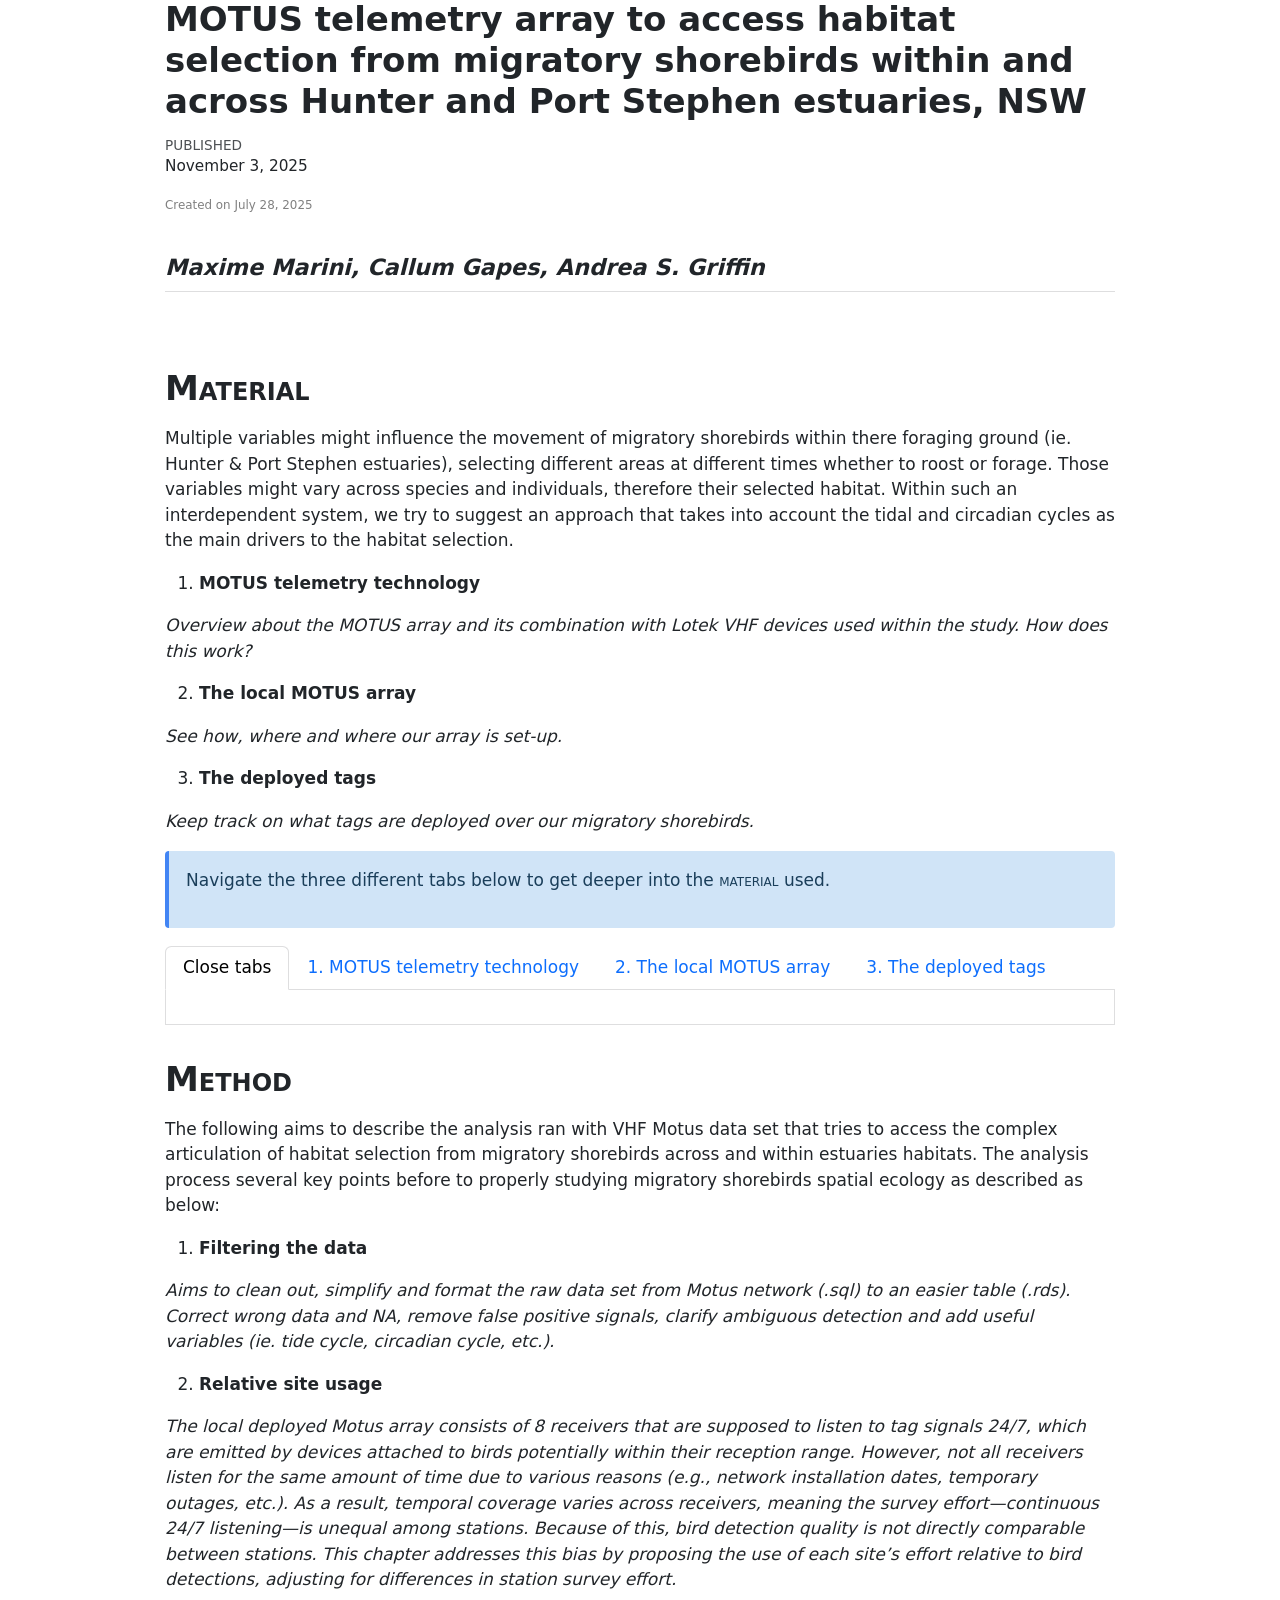
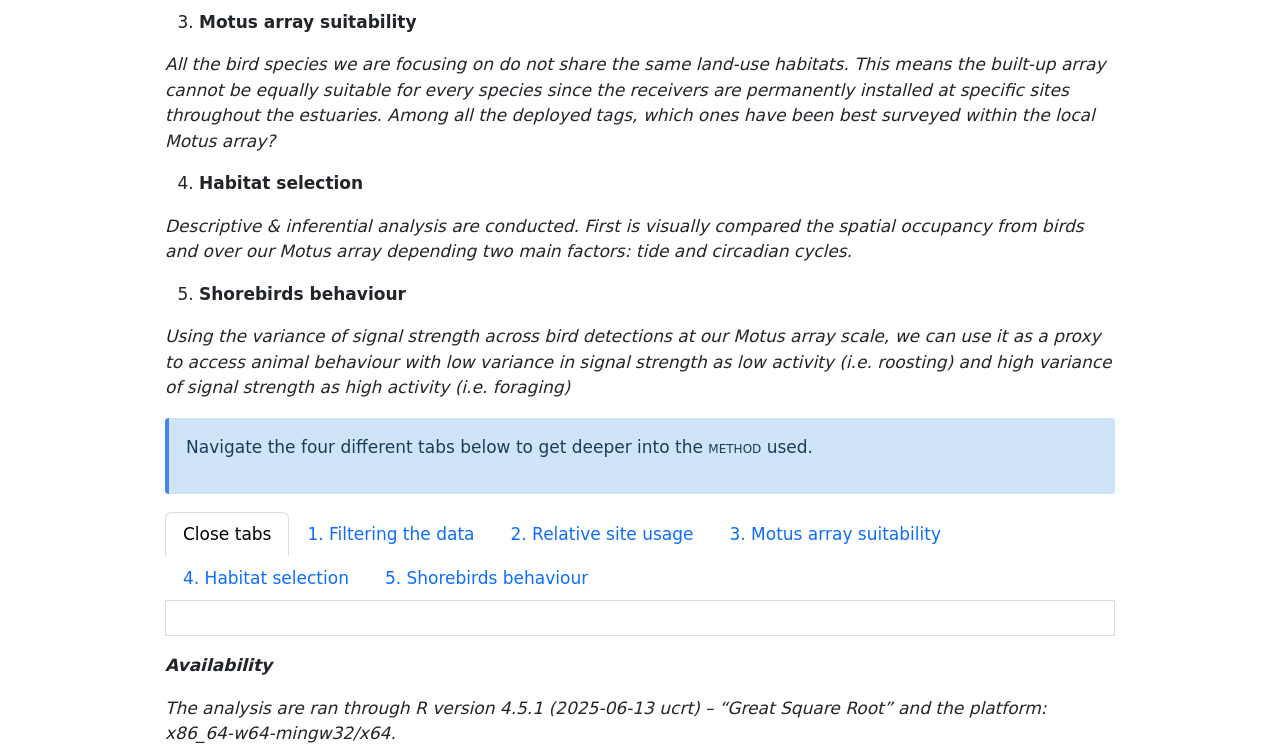
<file: docs/index.html>
<!DOCTYPE html>
<html xmlns="http://www.w3.org/1999/xhtml" lang="en" xml:lang="en"><head>

<meta charset="utf-8">
<meta name="generator" content="quarto-1.7.32">

<meta name="viewport" content="width=device-width, initial-scale=1.0, user-scalable=yes">

<meta name="dcterms.date" content="2025-11-03">

<title>MOTUS telemetry array to access habitat selection from migratory shorebirds within and across Hunter and Port Stephen estuaries, NSW</title>
<style>
code{white-space: pre-wrap;}
span.smallcaps{font-variant: small-caps;}
div.columns{display: flex; gap: min(4vw, 1.5em);}
div.column{flex: auto; overflow-x: auto;}
div.hanging-indent{margin-left: 1.5em; text-indent: -1.5em;}
ul.task-list{list-style: none;}
ul.task-list li input[type="checkbox"] {
  width: 0.8em;
  margin: 0 0.8em 0.2em -1em; /* quarto-specific, see https://github.com/quarto-dev/quarto-cli/issues/4556 */ 
  vertical-align: middle;
}
/* CSS for syntax highlighting */
html { -webkit-text-size-adjust: 100%; }
pre > code.sourceCode { white-space: pre; position: relative; }
pre > code.sourceCode > span { display: inline-block; line-height: 1.25; }
pre > code.sourceCode > span:empty { height: 1.2em; }
.sourceCode { overflow: visible; }
code.sourceCode > span { color: inherit; text-decoration: inherit; }
div.sourceCode { margin: 1em 0; }
pre.sourceCode { margin: 0; }
@media screen {
div.sourceCode { overflow: auto; }
}
@media print {
pre > code.sourceCode { white-space: pre-wrap; }
pre > code.sourceCode > span { text-indent: -5em; padding-left: 5em; }
}
pre.numberSource code
  { counter-reset: source-line 0; }
pre.numberSource code > span
  { position: relative; left: -4em; counter-increment: source-line; }
pre.numberSource code > span > a:first-child::before
  { content: counter(source-line);
    position: relative; left: -1em; text-align: right; vertical-align: baseline;
    border: none; display: inline-block;
    -webkit-touch-callout: none; -webkit-user-select: none;
    -khtml-user-select: none; -moz-user-select: none;
    -ms-user-select: none; user-select: none;
    padding: 0 4px; width: 4em;
  }
pre.numberSource { margin-left: 3em;  padding-left: 4px; }
div.sourceCode
  {   }
@media screen {
pre > code.sourceCode > span > a:first-child::before { text-decoration: underline; }
}
</style>


<script src="index_files/libs/clipboard/clipboard.min.js"></script>
<script src="index_files/libs/quarto-html/quarto.js" type="module"></script>
<script src="index_files/libs/quarto-html/tabsets/tabsets.js" type="module"></script>
<script src="index_files/libs/quarto-html/popper.min.js"></script>
<script src="index_files/libs/quarto-html/tippy.umd.min.js"></script>
<script src="index_files/libs/quarto-html/anchor.min.js"></script>
<link href="index_files/libs/quarto-html/tippy.css" rel="stylesheet">
<link href="index_files/libs/quarto-html/quarto-syntax-highlighting-37eea08aefeeee20ff55810ff984fec1.css" rel="stylesheet" id="quarto-text-highlighting-styles">
<script src="index_files/libs/bootstrap/bootstrap.min.js"></script>
<link href="index_files/libs/bootstrap/bootstrap-icons.css" rel="stylesheet">
<link href="index_files/libs/bootstrap/bootstrap-bb462d781dde1847d9e3ccf7736099dd.min.css" rel="stylesheet" append-hash="true" id="quarto-bootstrap" data-mode="light">
<link href="index_files/libs/htmltools-fill-0.5.8.1/fill.css" rel="stylesheet">

<script src="index_files/libs/htmlwidgets-1.6.4/htmlwidgets.js"></script>

<link href="index_files/libs/datatables-css-0.0.0/datatables-crosstalk.css" rel="stylesheet">

<script src="index_files/libs/datatables-binding-0.34.0/datatables.js"></script>

<script src="index_files/libs/jquery-3.6.0/jquery-3.6.0.min.js"></script>

<link href="index_files/libs/dt-core-1.13.6/css/jquery.dataTables.min.css" rel="stylesheet">

<link href="index_files/libs/dt-core-1.13.6/css/jquery.dataTables.extra.css" rel="stylesheet">

<script src="index_files/libs/dt-core-1.13.6/js/jquery.dataTables.min.js"></script>

<link href="index_files/libs/dt-ext-fixedcolumns-1.13.6/css/fixedColumns.dataTables.min.css" rel="stylesheet">

<script src="index_files/libs/dt-ext-fixedcolumns-1.13.6/js/dataTables.fixedColumns.min.js"></script>

<link href="index_files/libs/crosstalk-1.2.2/css/crosstalk.min.css" rel="stylesheet">

<script src="index_files/libs/crosstalk-1.2.2/js/crosstalk.min.js"></script>



<link rel="stylesheet" href="styles.css">
</head>

<body class="fullcontent quarto-light">

<div class="page-layout-custom">  

<header id="title-block-header" class="quarto-title-block default">
<div class="quarto-title">
<h1 class="title">MOTUS telemetry array to access habitat selection from migratory shorebirds within and across Hunter and Port Stephen estuaries, NSW</h1>
</div>



<div class="quarto-title-meta">

    
    <div>
    <div class="quarto-title-meta-heading">Published</div>
    <div class="quarto-title-meta-contents">
      <p class="date">November 3, 2025</p>
    </div>
  </div>
  
    
  </div>
  


</header>


<p style="font-size: 0.7em; color: gray;">
Created on July 28, 2025
</p>
<section id="maxime-marini-callum-gapes-andrea-s.-griffin" class="level2">
<h2 data-anchor-id="maxime-marini-callum-gapes-andrea-s.-griffin"><span style="font-size: 0.8em;"><em>Maxime Marini, Callum Gapes, Andrea S. Griffin</em></span></h2>
<p><br>
</p>
</section>
<section id="material" class="level1">
<h1><span class="smallcaps">Material</span></h1>
<p>Multiple variables might influence the movement of migratory shorebirds within there foraging ground (ie. Hunter &amp; Port Stephen estuaries), selecting different areas at different times whether to roost or forage. Those variables might vary across species and individuals, therefore their selected habitat. Within such an interdependent system, we try to suggest an approach that takes into account the tidal and circadian cycles as the main drivers to the habitat selection.</p>
<ol type="1">
<li><strong>MOTUS telemetry technology</strong></li>
</ol>
<p style="font-size: 0.9em; color: gray;">
</p><p><em>Overview about the MOTUS array and its combination with Lotek VHF devices used within the study. How does this work?</em></p>
<p></p>
<ol start="2" type="1">
<li><strong>The local MOTUS array</strong></li>
</ol>
<p style="font-size: 0.9em; color: gray;">
</p><p><em>See how, where and where our array is set-up.</em></p>
<p></p>
<ol start="3" type="1">
<li><strong>The deployed tags</strong></li>
</ol>
<p style="font-size: 0.9em; color: gray;">
</p><p><em>Keep track on what tags are deployed over our migratory shorebirds.</em></p>
<p></p>
<div class="blockquote-blue">
<p>Navigate the three different tabs below to get deeper into the <span class="smallcaps">material</span> used.</p>
</div>
<div class="panel-tabset">
<ul class="nav nav-tabs" role="tablist"><li class="nav-item" role="presentation"><a class="nav-link active" id="tabset-1-1-tab" data-bs-toggle="tab" data-bs-target="#tabset-1-1" role="tab" aria-controls="tabset-1-1" aria-selected="true" href="">Close tabs</a></li><li class="nav-item" role="presentation"><a class="nav-link" id="tabset-1-2-tab" data-bs-toggle="tab" data-bs-target="#tabset-1-2" role="tab" aria-controls="tabset-1-2" aria-selected="false" href="">1. MOTUS telemetry technology</a></li><li class="nav-item" role="presentation"><a class="nav-link" id="tabset-1-3-tab" data-bs-toggle="tab" data-bs-target="#tabset-1-3" role="tab" aria-controls="tabset-1-3" aria-selected="false" href="">2. The local MOTUS array</a></li><li class="nav-item" role="presentation"><a class="nav-link" id="tabset-1-4-tab" data-bs-toggle="tab" data-bs-target="#tabset-1-4" role="tab" aria-controls="tabset-1-4" aria-selected="false" href="">3. The deployed tags</a></li></ul>
<div class="tab-content">
<div id="tabset-1-1" class="tab-pane active" role="tabpanel" aria-labelledby="tabset-1-1-tab">

</div>
<div id="tabset-1-2" class="tab-pane" role="tabpanel" aria-labelledby="tabset-1-2-tab">
<p>To be continued …</p>
</div>
<div id="tabset-1-3" class="tab-pane" role="tabpanel" aria-labelledby="tabset-1-3-tab">
<p>To be continued …</p>
</div>
<div id="tabset-1-4" class="tab-pane" role="tabpanel" aria-labelledby="tabset-1-4-tab">
<section id="contents" class="level3">
<h3 data-anchor-id="contents"><span id="contents03" style="color: grey; font-size: smaller;">Contents</span></h3>
<ul>
<li><a href="#overview">VHF monitoring: overview</a></li>
<li><a href="#details">Trapping: details</a></li>
<li><a href="#detected">Detected birds</a></li>
<li><a href="#undetected">Undetected birds</a></li>
<li><a href="#euthanasied">Euthanasied birds</a></li>
</ul>
<hr>
</section>
<section id="overview" class="level3">
<h3 data-anchor-id="overview">VHF monitoring: overview</h3>
<p>Since 2021, we trapped 54 birds, and 52 were released with a MOTUS tag, and potentially detectable across our automated telemetry array. Since then, several species have been monitored, with surveying varying across space and time as reflected by the coverage of our Motus stations (Table 1). Also, we distinguish three classes of automated telemetry monitoring: no detection, under 150 detections and over 150 detections (Table 2).</p>
<div style="display: flex; flex-direction: column; align-items: center; justify-content: center; min-height: 60vh;">
<figure class="figure">
<img src="figures/table1.png" style="display: block; margin: auto; width: 90vw; max-width: 950px; height: auto;" class="figure-img">
</figure>
</div>
</section>
<section id="details" class="level3">
<h3 data-anchor-id="details">Trapping: details</h3>
<p>Find below more information about the captures (i.e.&nbsp;species, marking, banding, date, etc.).</p>
<div class="cell">
<div class="cell-output-display">
<div class="datatables html-widget html-fill-item" id="htmlwidget-a75bbaeca071e56bd587" style="width:100%;height:auto;"></div>
<script type="application/json" data-for="htmlwidget-a75bbaeca071e56bd587">{"x":{"filter":"none","vertical":false,"extensions":["FixedColumns"],"caption":"<caption>Table 3: Complete details on shorebird captures<\/caption>","data":[["1","2","3","4","5","6","7","8","9","10","11","12","13","14","15","16","17","18","19","20","21","22","23","24","25","26","27","28","29","30","31","32","33","34","35","36","37","38","39","40","41","42","43","44","45","46","47","48","49","50","51","52","53","54"],[8295752,8295761,7394013,7394014,7394016,7394017,7394015,7394018,7394019,6338804,6338805,8295771,8295772,8295770,10118806,8295773,8295774,8295775,8295776,7394026,7394027,7176824,8295777,8295778,8295779,8295780,8295781,7184271,6318627,6318626,6318617,8295845,6318799,6318618,6318620,6318619,6318621,6318624,6318625,6318623,6318621,6318629,6318630,7394032,6318633,6318635,4281420,4281407,4281408,4281409,4281410,8345053,8345054,8345055],["43298","43290","43306","43423","43300","43301","43302","43304","60473","43289","43305","60576","60577","60578","60472","43303","43296","43300","60471","81140","81119","81122","60470","60469","60575","81138","81121","81126","81117","81128","81133","81118","81120","81124","81127","81132","81134","81116","81131","81135","81125","81129","81139","81130",null,null,null,null,null,null,null,null,null,null],["Masked Lapwing","Masked Lapwing","Bar-tailed Godwit","Bar-tailed Godwit","Bar-tailed Godwit","Bar-tailed Godwit","Bar-tailed Godwit","Bar-tailed Godwit","Bar-tailed Godwit","Pacific Golden Plover","Pacific Golden Plover","Black-winged Stilt","Black-winged Stilt","Black-winged Stilt","Eastern Curlew","Black-winged Stilt","Black-winged Stilt","Black-winged Stilt","Black-winged Stilt","Bar-tailed Godwit","Bar-tailed Godwit","Bar-tailed Godwit","Red-necked Avocet","Red-necked Avocet","Red-necked Avocet","Red-necked Avocet","Red-necked Avocet","Bar-tailed Godwit","Pacific Golden Plover","Pacific Golden Plover","Pacific Golden Plover","Masked Lapwing","Pacific Golden Plover","Pacific Golden Plover","Pacific Golden Plover","Pacific Golden Plover","Pacific Golden Plover","Pacific Golden Plover","Pacific Golden Plover","Pacific Golden Plover","Pacific Golden Plover","Pacific Golden Plover","Pacific Golden Plover","Bar-tailed Godwit","Pacific Golden Plover","Pacific Golden Plover","Curlew Sandpiper","Curlew Sandpiper","Curlew Sandpiper","Curlew Sandpiper","Curlew Sandpiper","Bar-tailed Godwit","Whimbrel","Whimbrel"],["2021-12-19","2022-06-25","2023-02-01","2023-02-01","2023-03-04","2023-03-04","2023-03-04","2023-03-04","2023-03-04","2023-03-04","2023-03-04","2023-03-18","2023-03-18","2023-03-18","2023-03-18","2023-08-29","2023-08-29","2023-08-29","2023-08-29","2023-10-25","2023-10-25","2023-10-25","2023-10-25","2023-10-25","2023-10-25","2023-10-25","2023-10-25","2024-09-02","2024-09-02","2024-09-02","2024-09-29","2024-11-24","2024-11-24","2024-11-24","2024-11-24","2024-11-24","2024-11-24","2025-01-12","2025-01-12","2025-01-12","2025-02-09","2025-02-09","2025-02-09","2025-03-09","2025-11-01","2025-11-01","2025-11-01","2025-11-01","2025-11-01","2025-11-01","2025-11-01","2025-11-01","2025-11-01","2025-11-01"],["Vanellus miles","Vanellus miles","Limosa lapponica","Limosa lapponica","Limosa lapponica","Limosa lapponica","Limosa lapponica","Limosa lapponica","Limosa lapponica","Pluvialis fulva","Pluvialis fulva","Himantopus leucocephalus","Himantopus leucocephalus","Himantopus leucocephalus","Numenius madagascariensis","Himantopus leucocephalus","Himantopus leucocephalus","Himantopus leucocephalus","Himantopus leucocephalus","Limosa lapponica","Limosa lapponica","Limosa lapponica","Recurvirostra novaehollandiae","Recurvirostra novaehollandiae","Recurvirostra novaehollandiae","Recurvirostra novaehollandiae","Recurvirostra novaehollandiae","Limosa lapponica","Pluvialis fulva","Pluvialis fulva","Pluvialis fulva","Vanellus miles","Pluvialis fulva","Pluvialis fulva","Pluvialis fulva","Pluvialis fulva","Pluvialis fulva","Pluvialis fulva","Pluvialis fulva","Pluvialis fulva","Pluvialis fulva","Pluvialis fulva","Pluvialis fulva","Limosa lapponica","Pluvialis fulva","Pluvialis fulva","Calidris ferruginea","Calidris ferruginea","Calidris ferruginea","Calidris ferruginea","Calidris ferruginea","Limosa lapponica","Numenius phaeopus","Numenius phaeopus"],["Phoenix Flats","Stockton Sandspit","Stockton Sandspit","Stockton Sandspit","Stockton Sandspit","Stockton Sandspit","Stockton Sandspit","Stockton Sandspit","Stockton Sandspit","Stockton Sandspit","Stockton Sandspit","Stockton Sandspit","Stockton Sandspit","Stockton Sandspit","Stockton Sandspit","Stockton Sandspit","Stockton Sandspit","Stockton Sandspit","Stockton Sandspit","Stockton Sandspit","Stockton Sandspit","Stockton Sandspit","Stockton Sandspit","Stockton Sandspit","Stockton Sandspit","Stockton Sandspit","Stockton Sandspit","Stockton Sandspit","Stockton Sandspit","Stockton Sandspit","Stockton Sandspit","Stockton Sandspit","Stockton Sandspit","Stockton Sandspit","Stockton Sandspit","Stockton Sandspit","Stockton Sandspit","Stockton Sandspit","Stockton Sandspit","Stockton Sandspit","Stockton Sandspit","Stockton Sandspit","Stockton Sandspit","Stockton Sandspit","Stockton Sandspit","Stockton Sandspit","Stockton Sandspit","Stockton Sandspit","Stockton Sandspit","Stockton Sandspit","Stockton Sandspit","Stockton Sandspit","Stockton Sandspit","Stockton Sandspit"],["OAA","HAL","EAR","EAS","EAU","EAV","EAT","EAW","EAX","DAC","DAD","HAX","HAY","HAW","AAE","HAZ","HBA","HBB","HBC","EBE","EBH","EBJ","HBD","HCA","HCB","HCC","HCD","EBL","DBN","DBM","DBB","HBS","DAE","DBC","DBE","DBD","DBH","DBK","DBL","DBJ","DBH","DBR","DBS","EBR","DBV","DBW","BAR","BAT","BAU","BAV","BAW","HCH","HCJ","HCK"],[null,null,null,null,null,null,null,null,null,null,null,null,null,null,null,null,null,null,null,null,null,null,null,null,null,null,null,null,null,null,null,null,null,null,null,null,null,null,null,null,null,null,null,null,133,122,56,60,50,56,55,346,338,296],[null,null,"Y","Y","Y","Y","Y","Y","Y","Y","Y","Y","Y","Y","Y","Y","Y","Y","Y",null,"Y","Y","Y","Y","Y","Y","Y","Y","Y","Y","Y","Y","Y","Y","Y","Y","Y","Y","Y","Y","Y","Y","Y","Y","Y","Y","Y","Y","Y","Y","Y","Y","Y","Y"],["Y","Y","Y","Y","Y","Y","Y","Y","Y","Y","Y",null,null,null,"Y","Y","Y","Y","Y","Y","Y","Y","Y","Y","Y","Y","Y","Y","Y","Y","Y","Y","Y","Y","Y","Y","Y","Y","Y","Y","Y","Y","Y","Y","Y","Y","Y","Y","Y","Y","Y","Y","Y","Y"],["Y","Y","Y","Y","Y","Y","Y","Y","Y","Y","Y","Y","Y","Y","Y","Y","Y","Y","Y","Y","Y","Y","Y","Y","Y","Y","Y","Y","Y","Y","Y","Y","Y","Y","Y","Y","Y","Y","Y","Y","Y","Y","Y","Y","Y","Y","Y","Y","Y","Y","Y","Y","Y","Y"],["Teflon harness","Teflon harness","glue","glue","glue","glue","glue","glue","glue","glue","glue","glue","glue","glue","glue","glue","glue","glue","glue","glue","glue","glue","glue","glue","glue","glue","glue","glue","glue","glue","glue","glue","glue","glue","glue","glue","glue","glue","glue","glue","glue","glue","glue","glue","glue","glue","glue","glue","glue","glue","glue","glue","glue","glue"],[8,23,20,12,11,13,14,16,14.1,22,18,6.1,7.1,8.1,13.1,15,5,11,12.1,40,19,22,11.1,10.1,15.1,38,21,26,17,28,33,18,20,24,27,32,34,16,31,35,25,29,39,30,50,49,43,41,44,46,45,57,58,59],["Y","Y","Y","Y","Y","Y","Y","Y","Y","Y","Y","Y","Y","Y","Y","Y","Y","Y","Y","Y","Y","Y","Y","Y","Y","Y","Y","Y","Y","Y","Y","Y","Y","Y","Y","Y","Y","Y","Y","Y","Y","Y","Y","Y","Y","Y","Y","Y","Y","Y","Y","Y","Y","Y"],["Y","Y","Y","Y","Y","Y","Y","Y","Y","Y","Y","Y","Y","Y","Y","Y","Y","Y","Y","Y","Y","Y","Y","Y","Y","Y","Y","Y","Y","Y","Y","Y","Y","Y","Y","Y","Y","Y","Y","Y","Y","Y","Y","Y","Y","Y","Y","Y","Y","Y","Y","Y","Y","Y"],["N","Y","Y","Y",null,"Y","Y","Y","Y","Y","N","N","Y","Y","Y","Y","Y","N","Y","Y","Y","Y","Y","Y","Y","Y","Y",null,null,null,"N",null,null,null,null,null,null,null,null,null,null,null,null,"Y",null,null,null,null,null,null,null,null,null,null],[null,null,null,null,null,null,null,null,null,null,null,null,null,null,null,null,null,null,null,null,null,null,null,null,null,null,null,null,null,null,null,null,"Y",null,null,null,null,null,null,null,"Y",null,null,null,null,null,null,null,null,null,null,null,null,null],[null,null,null,null,"Y",null,null,null,null,null,null,null,null,null,null,null,null,null,null,null,null,null,null,null,null,null,null,null,null,null,null,null,null,null,null,null,null,null,null,null,null,null,null,null,null,null,null,null,null,null,null,null,null,null],[null,null,null,null,null,null,null,null,null,null,null,null,null,null,null,null,null,null,null,null,null,null,null,null,null,null,null,null,null,null,null,null,null,null,null,null,null,null,null,null,"Y",null,null,null,null,null,null,null,null,null,null,null,null,null],[null,null,null,null,null,null,null,null,null,null,null,null,null,null,null,null,null,null,null,null,null,null,null,null,null,null,null,null,null,null,null,null,null,null,null,null,null,null,null,null,null,null,null,null,null,null,null,null,null,null,null,null,null,null],["Judy Little","Mattea Taylor","Judy Little","Louise Williams","Tom Clarke","Louis O'Neill","Judy Little","Rob Kyte","Greg Little","Greg Little","Tom Clarke","Judy Little","Greg Little","Louis O'Neill","Judy Little","Greg Little","Drew Garnett","Sophie Poole","Rob Kyte","Louise Williams","Tom Clarke","Judy Little","Tom Clarke","Mattea Taylor","Andrea Griffin","Tom Clarke","Andrea Griffin","Christophe Tourenq","Andrea Griffin","Andrea Griffin","Greg Little","Drew Garnett","Drew Garnett","Christohe Tourenq","Sophie Poole","Christohe Tourenq","Drew Garnett","Padrick Anderson","Prasad","Drew Garnett","Christophe Tourenq","Judy Little","Andrea Griffin","Andrea Griffin","Greg Little","Greg Little","Greg Little","Judy Little","Judy Little","Louise Williams","Judy Little","Drew Garnett","Drew Garnett","Andrea Griffin"],[null,null,null,null,"Euthanised",null,null,null,null,null,null,null,null,null,null,null,null,null,null,null,null,null,null,null,null,null,null,null,null,null,null,null,"RETRAP?",null,null,null,null,null,null,null,"RETRAP - lost transmitter from November. New transmitter attached.",null,null,null,null,null,null,null,null,null,null,null,null,null]],"container":"<table class=\"display\">\n  <thead>\n    <tr>\n      <th> <\/th>\n      <th>Band.ID<\/th>\n      <th>motusTagID<\/th>\n      <th>Species<\/th>\n      <th>DateAUS.Trap<\/th>\n      <th>Scientific<\/th>\n      <th>Location<\/th>\n      <th>Flag<\/th>\n      <th>Weight..g.<\/th>\n      <th>Blood.<\/th>\n      <th>Feathers.<\/th>\n      <th>Radio.tag.<\/th>\n      <th>Tag.adhesion.method<\/th>\n      <th>Manufacturer.s.ID<\/th>\n      <th>A.2021.107.metals<\/th>\n      <th>A.2019.919.radio.tags<\/th>\n      <th>Resighted.<\/th>\n      <th>Retrapped.<\/th>\n      <th>Euthanised.<\/th>\n      <th>Retagged.<\/th>\n      <th>Pre.released.<\/th>\n      <th>Bander<\/th>\n      <th>Notes<\/th>\n    <\/tr>\n  <\/thead>\n<\/table>","options":{"scrollX":true,"pageLength":10,"fixedColumns":{"leftColumns":2},"columnDefs":[{"className":"dt-right","targets":[1,8,13]},{"orderable":false,"targets":0},{"name":" ","targets":0},{"name":"Band.ID","targets":1},{"name":"motusTagID","targets":2},{"name":"Species","targets":3},{"name":"DateAUS.Trap","targets":4},{"name":"Scientific","targets":5},{"name":"Location","targets":6},{"name":"Flag","targets":7},{"name":"Weight..g.","targets":8},{"name":"Blood.","targets":9},{"name":"Feathers.","targets":10},{"name":"Radio.tag.","targets":11},{"name":"Tag.adhesion.method","targets":12},{"name":"Manufacturer.s.ID","targets":13},{"name":"A.2021.107.metals","targets":14},{"name":"A.2019.919.radio.tags","targets":15},{"name":"Resighted.","targets":16},{"name":"Retrapped.","targets":17},{"name":"Euthanised.","targets":18},{"name":"Retagged.","targets":19},{"name":"Pre.released.","targets":20},{"name":"Bander","targets":21},{"name":"Notes","targets":22}],"order":[],"autoWidth":false,"orderClasses":false,"rowCallback":"function(row, data, displayNum, displayIndex, dataIndex) {\nvar value=data[1]; $(this.api().cell(row, 1).node()).css({'font-weight':'bold'});\nvar value=data[2]; $(this.api().cell(row, 2).node()).css({'font-weight':'bold'});\nvar value=data[4]; $(this.api().cell(row, 4).node()).css({'font-weight':'bold','color':'#808080'});\nvar value=data[6]; $(this.api().cell(row, 6).node()).css({'font-weight':'bold','color':'#808080'});\n}"}},"evals":["options.rowCallback"],"jsHooks":[]}</script>
</div>
</div>
</section>
<section id="detected" class="level3">
<h3 data-anchor-id="detected">Detected birds</h3>
<div class="cell">
<div class="cell-output-display">
<div class="datatables html-widget html-fill-item" id="htmlwidget-5f8f5e06d1389ca50af8" style="width:100%;height:auto;"></div>
<script type="application/json" data-for="htmlwidget-5f8f5e06d1389ca50af8">{"x":{"filter":"none","vertical":false,"extensions":["FixedColumns"],"caption":"<caption>Table 4: Details on detected birds<\/caption>","data":[["1","2","3","4","5","6","7","8","9","10","11","12","13","14","15","16","17","18","19","20","21","22","23","24","25","26","27","28","29","30","31","32"],[8,52,83,106,58935,309519,72053,6840,106145,5739,396743,23244,28319,8791,11887,38555,46965,81023,40889,280581,99,11189,21236,152580,55881,49100,60385,3542,20180,455830,19634,22844],[7394014,7394017,7394018,7394019,8295772,8295770,10118806,8295773,8295774,8295775,8295776,7394026,7394027,7176824,8295778,8295780,8295781,6318627,6318626,6318617,8295845,6318799,6318618,6318620,6318619,6318621,6318624,6318625,6318621,6318629,6318630,7394032],["43423","43301","43304","60473","60577","60578","60472","43303","43296","43300","60471","81140","81119","81122","60469","81138","81121","81117","81128","81133","81118","81120","81124","81127","81132","81134","81116","81131","81125","81129","81139","81130"],["Bar-tailed Godwit","Bar-tailed Godwit","Bar-tailed Godwit","Bar-tailed Godwit","Black-winged Stilt","Black-winged Stilt","Eastern Curlew","Black-winged Stilt","Black-winged Stilt","Black-winged Stilt","Black-winged Stilt","Bar-tailed Godwit","Bar-tailed Godwit","Bar-tailed Godwit","Red-necked Avocet","Red-necked Avocet","Red-necked Avocet","Pacific Golden Plover","Pacific Golden Plover","Pacific Golden Plover","Masked Lapwing","Pacific Golden Plover","Pacific Golden Plover","Pacific Golden Plover","Pacific Golden Plover","Pacific Golden Plover","Pacific Golden Plover","Pacific Golden Plover","Pacific Golden Plover","Pacific Golden Plover","Pacific Golden Plover","Bar-tailed Godwit"],["2023-02-01","2023-03-04","2023-03-04","2023-03-04","2023-03-18","2023-03-18","2023-03-18","2023-08-29","2023-08-29","2023-08-29","2023-08-29","2023-10-25","2023-10-25","2023-10-25","2023-10-25","2023-10-25","2023-10-25","2024-09-02","2024-09-02","2024-09-29","2024-11-24","2024-11-24","2024-11-24","2024-11-24","2024-11-24","2024-11-24","2025-01-12","2025-01-12","2025-02-09","2025-02-09","2025-02-09","2025-03-09"],["2023-09-18","2023-03-24","2023-03-27","2023-03-26","2023-03-26","2023-03-20","2023-03-25","2023-08-29","2023-08-30","2023-08-29","2023-08-29","2023-10-25","2023-10-25","2023-10-25","2023-10-25","2023-10-25","2023-10-25","2025-02-09","2025-02-09","2024-09-29","2024-11-30","2024-11-24","2024-11-24","2024-11-25","2024-11-24","2024-11-25","2025-01-12","2025-01-13","2024-11-25","2025-02-11","2025-02-12","2025-03-09"],["2023-10-13","2023-03-28","2023-04-06","2023-10-28","2023-11-09","2025-01-09","2023-04-23","2023-09-15","2023-10-10","2023-08-31","2023-11-29","2025-02-17","2023-11-04","2023-10-27","2023-10-31","2023-11-22","2023-11-22","2025-03-07","2025-03-19","2024-11-28","2024-12-24","2025-01-08","2025-01-30","2025-01-19","2024-12-08","2025-03-13","2025-04-05","2025-01-28","2025-03-13","2025-05-03","2025-04-15","2025-04-02"],["Limosa lapponica","Limosa lapponica","Limosa lapponica","Limosa lapponica","Himantopus leucocephalus","Himantopus leucocephalus","Numenius madagascariensis","Himantopus leucocephalus","Himantopus leucocephalus","Himantopus leucocephalus","Himantopus leucocephalus","Limosa lapponica","Limosa lapponica","Limosa lapponica","Recurvirostra novaehollandiae","Recurvirostra novaehollandiae","Recurvirostra novaehollandiae","Pluvialis fulva","Pluvialis fulva","Pluvialis fulva","Vanellus miles","Pluvialis fulva","Pluvialis fulva","Pluvialis fulva","Pluvialis fulva","Pluvialis fulva","Pluvialis fulva","Pluvialis fulva","Pluvialis fulva","Pluvialis fulva","Pluvialis fulva","Limosa lapponica"],["Stockton Sandspit","Stockton Sandspit","Stockton Sandspit","Stockton Sandspit","Stockton Sandspit","Stockton Sandspit","Stockton Sandspit","Stockton Sandspit","Stockton Sandspit","Stockton Sandspit","Stockton Sandspit","Stockton Sandspit","Stockton Sandspit","Stockton Sandspit","Stockton Sandspit","Stockton Sandspit","Stockton Sandspit","Stockton Sandspit","Stockton Sandspit","Stockton Sandspit","Stockton Sandspit","Stockton Sandspit","Stockton Sandspit","Stockton Sandspit","Stockton Sandspit","Stockton Sandspit","Stockton Sandspit","Stockton Sandspit","Stockton Sandspit","Stockton Sandspit","Stockton Sandspit","Stockton Sandspit"],["EAS","EAV","EAW","EAX","HAY","HAW","AAE","HAZ","HBA","HBB","HBC","EBE","EBH","EBJ","HCA","HCC","HCD","DBN","DBM","DBB","HBS","DAE","DBC","DBE","DBD","DBH","DBK","DBL","DBH","DBR","DBS","EBR"],[null,null,null,null,null,null,null,null,null,null,null,null,null,null,null,null,null,null,null,null,null,null,null,null,null,null,null,null,null,null,null,null],["Y","Y","Y","Y","Y","Y","Y","Y","Y","Y","Y",null,"Y","Y","Y","Y","Y","Y","Y","Y","Y","Y","Y","Y","Y","Y","Y","Y","Y","Y","Y","Y"],["Y","Y","Y","Y",null,null,"Y","Y","Y","Y","Y","Y","Y","Y","Y","Y","Y","Y","Y","Y","Y","Y","Y","Y","Y","Y","Y","Y","Y","Y","Y","Y"],["Y","Y","Y","Y","Y","Y","Y","Y","Y","Y","Y","Y","Y","Y","Y","Y","Y","Y","Y","Y","Y","Y","Y","Y","Y","Y","Y","Y","Y","Y","Y","Y"],["glue","glue","glue","glue","glue","glue","glue","glue","glue","glue","glue","glue","glue","glue","glue","glue","glue","glue","glue","glue","glue","glue","glue","glue","glue","glue","glue","glue","glue","glue","glue","glue"],[12,13,16,14.1,7.1,8.1,13.1,15,5,11,12.1,40,19,22,10.1,38,21,17,28,33,18,20,24,27,32,34,16,31,25,29,39,30],["Y","Y","Y","Y","Y","Y","Y","Y","Y","Y","Y","Y","Y","Y","Y","Y","Y","Y","Y","Y","Y","Y","Y","Y","Y","Y","Y","Y","Y","Y","Y","Y"],["Y","Y","Y","Y","Y","Y","Y","Y","Y","Y","Y","Y","Y","Y","Y","Y","Y","Y","Y","Y","Y","Y","Y","Y","Y","Y","Y","Y","Y","Y","Y","Y"],["Y","Y","Y","Y","Y","Y","Y","Y","Y","N","Y","Y","Y","Y","Y","Y","Y",null,null,"N",null,null,null,null,null,null,null,null,null,null,null,"Y"],[null,null,null,null,null,null,null,null,null,null,null,null,null,null,null,null,null,null,null,null,null,"Y",null,null,null,null,null,null,"Y",null,null,null],[null,null,null,null,null,null,null,null,null,null,null,null,null,null,null,null,null,null,null,null,null,null,null,null,null,null,null,null,null,null,null,null],[null,null,null,null,null,null,null,null,null,null,null,null,null,null,null,null,null,null,null,null,null,null,null,null,null,null,null,null,"Y",null,null,null],[null,null,null,null,null,null,null,null,null,null,null,null,null,null,null,null,null,null,null,null,null,null,null,null,null,null,null,null,null,null,null,null],["Louise Williams","Louis O'Neill","Rob Kyte","Greg Little","Greg Little","Louis O'Neill","Judy Little","Greg Little","Drew Garnett","Sophie Poole","Rob Kyte","Louise Williams","Tom Clarke","Judy Little","Mattea Taylor","Tom Clarke","Andrea Griffin","Andrea Griffin","Andrea Griffin","Greg Little","Drew Garnett","Drew Garnett","Christohe Tourenq","Sophie Poole","Christohe Tourenq","Drew Garnett","Padrick Anderson","Prasad","Christophe Tourenq","Judy Little","Andrea Griffin","Andrea Griffin"],[null,null,null,null,null,null,null,null,null,null,null,null,null,null,null,null,null,null,null,null,null,"RETRAP?",null,null,null,null,null,null,"RETRAP - lost transmitter from November. New transmitter attached.",null,null,null]],"container":"<table class=\"display\">\n  <thead>\n    <tr>\n      <th> <\/th>\n      <th>Detections<\/th>\n      <th>Band.ID<\/th>\n      <th>motusTagID<\/th>\n      <th>Species<\/th>\n      <th>DateAUS.Trap<\/th>\n      <th>first_detect<\/th>\n      <th>last_detect<\/th>\n      <th>Scientific<\/th>\n      <th>Location<\/th>\n      <th>Flag<\/th>\n      <th>Weight..g.<\/th>\n      <th>Blood.<\/th>\n      <th>Feathers.<\/th>\n      <th>Radio.tag.<\/th>\n      <th>Tag.adhesion.method<\/th>\n      <th>Manufacturer.s.ID<\/th>\n      <th>A.2021.107.metals<\/th>\n      <th>A.2019.919.radio.tags<\/th>\n      <th>Resighted.<\/th>\n      <th>Retrapped.<\/th>\n      <th>Euthanised.<\/th>\n      <th>Retagged.<\/th>\n      <th>Pre.released.<\/th>\n      <th>Bander<\/th>\n      <th>Notes<\/th>\n    <\/tr>\n  <\/thead>\n<\/table>","options":{"scrollX":true,"pageLength":10,"fixedColumns":{"leftColumns":3},"columnDefs":[{"className":"dt-right","targets":[1,2,11,16]},{"orderable":false,"targets":0},{"name":" ","targets":0},{"name":"Detections","targets":1},{"name":"Band.ID","targets":2},{"name":"motusTagID","targets":3},{"name":"Species","targets":4},{"name":"DateAUS.Trap","targets":5},{"name":"first_detect","targets":6},{"name":"last_detect","targets":7},{"name":"Scientific","targets":8},{"name":"Location","targets":9},{"name":"Flag","targets":10},{"name":"Weight..g.","targets":11},{"name":"Blood.","targets":12},{"name":"Feathers.","targets":13},{"name":"Radio.tag.","targets":14},{"name":"Tag.adhesion.method","targets":15},{"name":"Manufacturer.s.ID","targets":16},{"name":"A.2021.107.metals","targets":17},{"name":"A.2019.919.radio.tags","targets":18},{"name":"Resighted.","targets":19},{"name":"Retrapped.","targets":20},{"name":"Euthanised.","targets":21},{"name":"Retagged.","targets":22},{"name":"Pre.released.","targets":23},{"name":"Bander","targets":24},{"name":"Notes","targets":25}],"order":[],"autoWidth":false,"orderClasses":false,"rowCallback":"function(row, data, displayNum, displayIndex, dataIndex) {\nvar value=data[2]; $(this.api().cell(row, 2).node()).css({'font-weight':'bold'});\nvar value=data[3]; $(this.api().cell(row, 3).node()).css({'font-weight':'bold'});\nvar value=data[1]; $(this.api().cell(row, 1).node()).css({'font-weight':'bold','color':'#808080'});\nvar value=data[5]; $(this.api().cell(row, 5).node()).css({'font-weight':'bold','color':'#808080'});\nvar value=data[9]; $(this.api().cell(row, 9).node()).css({'font-weight':'bold','color':'#808080'});\n}"}},"evals":["options.rowCallback"],"jsHooks":[]}</script>
</div>
</div>
</section>
<section id="undetected" class="level3">
<h3 data-anchor-id="undetected">Undetected birds</h3>
<p>However, for various reasons — such as limitations in device technology, the bird never flying within the coverage area of any antenna, the device detaching, and so on — some birds have never been detected again after the day they were tagged.</p>
<div class="cell">
<div class="cell-output-display">
<div class="datatables html-widget html-fill-item" id="htmlwidget-204ebc31bcd17c7710e7" style="width:100%;height:auto;"></div>
<script type="application/json" data-for="htmlwidget-204ebc31bcd17c7710e7">{"x":{"filter":"none","vertical":false,"extensions":["FixedColumns"],"caption":"<caption>Table 5: Details on birds never detected<\/caption>","data":[["1","2","3","4","5","6","7","8","9","10","11","12","13","14","15","16","17","18","19","20","21"],[8295752,8295761,7394013,7394015,6338804,6338805,8295771,8295777,8295779,7184271,6318623,6318633,6318635,4281420,4281407,4281408,4281409,4281410,8345053,8345054,8345055],["43298","43290","43306","43302","43289","43305","60576","60470","60575","81126","81135",null,null,null,null,null,null,null,null,null,null],["Masked Lapwing","Masked Lapwing","Bar-tailed Godwit","Bar-tailed Godwit","Pacific Golden Plover","Pacific Golden Plover","Black-winged Stilt","Red-necked Avocet","Red-necked Avocet","Bar-tailed Godwit","Pacific Golden Plover","Pacific Golden Plover","Pacific Golden Plover","Curlew Sandpiper","Curlew Sandpiper","Curlew Sandpiper","Curlew Sandpiper","Curlew Sandpiper","Bar-tailed Godwit","Whimbrel","Whimbrel"],["2021-12-19","2022-06-25","2023-02-01","2023-03-04","2023-03-04","2023-03-04","2023-03-18","2023-10-25","2023-10-25","2024-09-02","2025-01-12","2025-11-01","2025-11-01","2025-11-01","2025-11-01","2025-11-01","2025-11-01","2025-11-01","2025-11-01","2025-11-01","2025-11-01"],[null,null,null,null,null,null,null,null,null,null,null,null,null,null,null,null,null,null,null,null,null],[null,null,null,null,null,null,null,null,null,null,null,null,null,null,null,null,null,null,null,null,null],["Vanellus miles","Vanellus miles","Limosa lapponica","Limosa lapponica","Pluvialis fulva","Pluvialis fulva","Himantopus leucocephalus","Recurvirostra novaehollandiae","Recurvirostra novaehollandiae","Limosa lapponica","Pluvialis fulva","Pluvialis fulva","Pluvialis fulva","Calidris ferruginea","Calidris ferruginea","Calidris ferruginea","Calidris ferruginea","Calidris ferruginea","Limosa lapponica","Numenius phaeopus","Numenius phaeopus"],["Phoenix Flats","Stockton Sandspit","Stockton Sandspit","Stockton Sandspit","Stockton Sandspit","Stockton Sandspit","Stockton Sandspit","Stockton Sandspit","Stockton Sandspit","Stockton Sandspit","Stockton Sandspit","Stockton Sandspit","Stockton Sandspit","Stockton Sandspit","Stockton Sandspit","Stockton Sandspit","Stockton Sandspit","Stockton Sandspit","Stockton Sandspit","Stockton Sandspit","Stockton Sandspit"],["OAA","HAL","EAR","EAT","DAC","DAD","HAX","HBD","HCB","EBL","DBJ","DBV","DBW","BAR","BAT","BAU","BAV","BAW","HCH","HCJ","HCK"],[null,null,null,null,null,null,null,null,null,null,null,133,122,56,60,50,56,55,346,338,296],[null,null,"Y","Y","Y","Y","Y","Y","Y","Y","Y","Y","Y","Y","Y","Y","Y","Y","Y","Y","Y"],["Y","Y","Y","Y","Y","Y",null,"Y","Y","Y","Y","Y","Y","Y","Y","Y","Y","Y","Y","Y","Y"],["Y","Y","Y","Y","Y","Y","Y","Y","Y","Y","Y","Y","Y","Y","Y","Y","Y","Y","Y","Y","Y"],["Teflon harness","Teflon harness","glue","glue","glue","glue","glue","glue","glue","glue","glue","glue","glue","glue","glue","glue","glue","glue","glue","glue","glue"],[8,23,20,14,22,18,6.1,11.1,15.1,26,35,50,49,43,41,44,46,45,57,58,59],["Y","Y","Y","Y","Y","Y","Y","Y","Y","Y","Y","Y","Y","Y","Y","Y","Y","Y","Y","Y","Y"],["Y","Y","Y","Y","Y","Y","Y","Y","Y","Y","Y","Y","Y","Y","Y","Y","Y","Y","Y","Y","Y"],["N","Y","Y","Y","Y","N","N","Y","Y",null,null,null,null,null,null,null,null,null,null,null,null],[null,null,null,null,null,null,null,null,null,null,null,null,null,null,null,null,null,null,null,null,null],[null,null,null,null,null,null,null,null,null,null,null,null,null,null,null,null,null,null,null,null,null],[null,null,null,null,null,null,null,null,null,null,null,null,null,null,null,null,null,null,null,null,null],[null,null,null,null,null,null,null,null,null,null,null,null,null,null,null,null,null,null,null,null,null],["Judy Little","Mattea Taylor","Judy Little","Judy Little","Greg Little","Tom Clarke","Judy Little","Tom Clarke","Andrea Griffin","Christophe Tourenq","Drew Garnett","Greg Little","Greg Little","Greg Little","Judy Little","Judy Little","Louise Williams","Judy Little","Drew Garnett","Drew Garnett","Andrea Griffin"],[null,null,null,null,null,null,null,null,null,null,null,null,null,null,null,null,null,null,null,null,null]],"container":"<table class=\"display\">\n  <thead>\n    <tr>\n      <th> <\/th>\n      <th>Band.ID<\/th>\n      <th>motusTagID<\/th>\n      <th>Species<\/th>\n      <th>DateAUS.Trap<\/th>\n      <th>first_detect<\/th>\n      <th>last_detect<\/th>\n      <th>Scientific<\/th>\n      <th>Location<\/th>\n      <th>Flag<\/th>\n      <th>Weight..g.<\/th>\n      <th>Blood.<\/th>\n      <th>Feathers.<\/th>\n      <th>Radio.tag.<\/th>\n      <th>Tag.adhesion.method<\/th>\n      <th>Manufacturer.s.ID<\/th>\n      <th>A.2021.107.metals<\/th>\n      <th>A.2019.919.radio.tags<\/th>\n      <th>Resighted.<\/th>\n      <th>Retrapped.<\/th>\n      <th>Euthanised.<\/th>\n      <th>Retagged.<\/th>\n      <th>Pre.released.<\/th>\n      <th>Bander<\/th>\n      <th>Notes<\/th>\n    <\/tr>\n  <\/thead>\n<\/table>","options":{"scrollX":true,"pageLength":10,"fixedColumns":{"leftColumns":2},"columnDefs":[{"className":"dt-right","targets":[1,10,15]},{"orderable":false,"targets":0},{"name":" ","targets":0},{"name":"Band.ID","targets":1},{"name":"motusTagID","targets":2},{"name":"Species","targets":3},{"name":"DateAUS.Trap","targets":4},{"name":"first_detect","targets":5},{"name":"last_detect","targets":6},{"name":"Scientific","targets":7},{"name":"Location","targets":8},{"name":"Flag","targets":9},{"name":"Weight..g.","targets":10},{"name":"Blood.","targets":11},{"name":"Feathers.","targets":12},{"name":"Radio.tag.","targets":13},{"name":"Tag.adhesion.method","targets":14},{"name":"Manufacturer.s.ID","targets":15},{"name":"A.2021.107.metals","targets":16},{"name":"A.2019.919.radio.tags","targets":17},{"name":"Resighted.","targets":18},{"name":"Retrapped.","targets":19},{"name":"Euthanised.","targets":20},{"name":"Retagged.","targets":21},{"name":"Pre.released.","targets":22},{"name":"Bander","targets":23},{"name":"Notes","targets":24}],"order":[],"autoWidth":false,"orderClasses":false,"rowCallback":"function(row, data, displayNum, displayIndex, dataIndex) {\nvar value=data[1]; $(this.api().cell(row, 1).node()).css({'font-weight':'bold'});\nvar value=data[2]; $(this.api().cell(row, 2).node()).css({'font-weight':'bold'});\nvar value=data[3]; $(this.api().cell(row, 3).node()).css({'font-weight':'bold','color':'#808080'});\nvar value=data[4]; $(this.api().cell(row, 4).node()).css({'font-weight':'bold','color':'#808080'});\n}"}},"evals":["options.rowCallback"],"jsHooks":[]}</script>
</div>
</div>
</section>
<section id="euthanasied" class="level3">
<h3 data-anchor-id="euthanasied">Euthanasied birds</h3>
<p>Unfortunately, it happens that we need to euthanasy birds, under the ACCE of University of Newcastle.</p>
<div class="cell">
<div class="cell-output-display">
<div class="datatables html-widget html-fill-item" id="htmlwidget-2737bdd6f254a3681047" style="width:100%;height:auto;"></div>
<script type="application/json" data-for="htmlwidget-2737bdd6f254a3681047">{"x":{"filter":"none","vertical":false,"extensions":["FixedColumns"],"caption":"<caption>Table 6: Details on euthanised birds<\/caption>","data":[["1"],[7394016],["43300"],["Bar-tailed Godwit"],["2023-03-04"],[null],[null],["Limosa lapponica"],["Stockton Sandspit"],["EAU"],[null],["Y"],["Y"],["Y"],["glue"],[11],["Y"],["Y"],[null],[null],["Y"],[null],[null],["Tom Clarke"],["Euthanised"]],"container":"<table class=\"display\">\n  <thead>\n    <tr>\n      <th> <\/th>\n      <th>Band.ID<\/th>\n      <th>motusTagID<\/th>\n      <th>Species<\/th>\n      <th>DateAUS.Trap<\/th>\n      <th>first_detect<\/th>\n      <th>last_detect<\/th>\n      <th>Scientific<\/th>\n      <th>Location<\/th>\n      <th>Flag<\/th>\n      <th>Weight..g.<\/th>\n      <th>Blood.<\/th>\n      <th>Feathers.<\/th>\n      <th>Radio.tag.<\/th>\n      <th>Tag.adhesion.method<\/th>\n      <th>Manufacturer.s.ID<\/th>\n      <th>A.2021.107.metals<\/th>\n      <th>A.2019.919.radio.tags<\/th>\n      <th>Resighted.<\/th>\n      <th>Retrapped.<\/th>\n      <th>Euthanised.<\/th>\n      <th>Retagged.<\/th>\n      <th>Pre.released.<\/th>\n      <th>Bander<\/th>\n      <th>Notes<\/th>\n    <\/tr>\n  <\/thead>\n<\/table>","options":{"scrollX":true,"pageLength":10,"fixedColumns":{"leftColumns":2},"columnDefs":[{"className":"dt-right","targets":[1,10,15]},{"orderable":false,"targets":0},{"name":" ","targets":0},{"name":"Band.ID","targets":1},{"name":"motusTagID","targets":2},{"name":"Species","targets":3},{"name":"DateAUS.Trap","targets":4},{"name":"first_detect","targets":5},{"name":"last_detect","targets":6},{"name":"Scientific","targets":7},{"name":"Location","targets":8},{"name":"Flag","targets":9},{"name":"Weight..g.","targets":10},{"name":"Blood.","targets":11},{"name":"Feathers.","targets":12},{"name":"Radio.tag.","targets":13},{"name":"Tag.adhesion.method","targets":14},{"name":"Manufacturer.s.ID","targets":15},{"name":"A.2021.107.metals","targets":16},{"name":"A.2019.919.radio.tags","targets":17},{"name":"Resighted.","targets":18},{"name":"Retrapped.","targets":19},{"name":"Euthanised.","targets":20},{"name":"Retagged.","targets":21},{"name":"Pre.released.","targets":22},{"name":"Bander","targets":23},{"name":"Notes","targets":24}],"order":[],"autoWidth":false,"orderClasses":false,"rowCallback":"function(row, data, displayNum, displayIndex, dataIndex) {\nvar value=data[1]; $(this.api().cell(row, 1).node()).css({'font-weight':'bold'});\nvar value=data[2]; $(this.api().cell(row, 2).node()).css({'font-weight':'bold'});\nvar value=data[3]; $(this.api().cell(row, 3).node()).css({'font-weight':'bold','color':'#808080'});\nvar value=data[4]; $(this.api().cell(row, 4).node()).css({'font-weight':'bold','color':'#808080'});\n}"}},"evals":["options.rowCallback"],"jsHooks":[]}</script>
</div>
</div>
<button class="backBtn" data-target="contents03" onclick="document.getElementById(this.getAttribute('data-target')).scrollIntoView({behavior: 'smooth'});" style="position: fixed; bottom: 20px; right: 20px; z-index: 9999; padding: 10px 15px; background-color: #007bff; border: none; border-radius: 5px; color: white; cursor: pointer; box-shadow: 0 2px 4px rgba(0,0,0,0.3); display: none;">
Back to Contents
</button>
</section>
</div>
</div>
</div>
</section>
<section id="method" class="level1">
<h1><span class="smallcaps">Method</span></h1>
<p>The following aims to describe the analysis ran with VHF Motus data set that tries to access the complex articulation of habitat selection from migratory shorebirds across and within estuaries habitats. The analysis process several key points before to properly studying migratory shorebirds spatial ecology as described as below:</p>
<ol type="1">
<li><strong>Filtering the data</strong></li>
</ol>
<p style="font-size: 0.9em; color: gray;">
</p><p><em>Aims to clean out, simplify and format the raw data set from Motus network (.sql) to an easier table (.rds). Correct wrong data and NA, remove false positive signals, clarify ambiguous detection and add useful variables (ie. tide cycle, circadian cycle, etc.).</em></p>
<p></p>
<ol start="2" type="1">
<li><strong>Relative site usage</strong></li>
</ol>
<p style="font-size: 0.9em; color: gray;">
</p><p><em>The local deployed Motus array consists of 8 receivers that are supposed to listen to tag signals 24/7, which are emitted by devices attached to birds potentially within their reception range. However, not all receivers listen for the same amount of time due to various reasons (e.g., network installation dates, temporary outages, etc.). As a result, temporal coverage varies across receivers, meaning the survey effort—continuous 24/7 listening—is unequal among stations. Because of this, bird detection quality is not directly comparable between stations. This chapter addresses this bias by proposing the use of each site’s effort relative to bird detections, adjusting for differences in station survey effort.</em></p>
<p></p>
<ol start="3" type="1">
<li><strong>Motus array suitability</strong></li>
</ol>
<p style="font-size: 0.9em; color: gray;">
</p><p><em>All the bird species we are focusing on do not share the same land-use habitats. This means the built-up array cannot be equally suitable for every species since the receivers are permanently installed at specific sites throughout the estuaries. Among all the deployed tags, which ones have been best surveyed within the local Motus array?</em></p>
<p></p>
<ol start="4" type="1">
<li><strong>Habitat selection</strong></li>
</ol>
<p style="font-size: 0.9em; color: gray;">
</p><p><em>Descriptive &amp; inferential analysis are conducted.</em> <em>First is visually compared the spatial occupancy from birds and over our Motus array depending two main factors: tide and circadian cycles.</em></p>
<p></p>
<ol start="5" type="1">
<li><strong>Shorebirds behaviour</strong></li>
</ol>
<p style="font-size: 0.9em; color: gray;">
</p><p><em>Using the variance of signal strength across bird detections at our Motus array scale, we can use it as a proxy to access animal behaviour with low variance in signal strength as low activity (i.e.&nbsp;roosting) and high variance of signal strength as high activity (i.e.&nbsp;foraging)</em></p>
<p></p>
<div class="blockquote-blue">
<p>Navigate the four different tabs below to get deeper into the <span class="smallcaps">method</span> used.</p>
</div>
<div class="panel-tabset">
<ul class="nav nav-tabs" role="tablist"><li class="nav-item" role="presentation"><a class="nav-link active" id="tabset-9-1-tab" data-bs-toggle="tab" data-bs-target="#tabset-9-1" role="tab" aria-controls="tabset-9-1" aria-selected="true" href="">Close tabs</a></li><li class="nav-item" role="presentation"><a class="nav-link" id="tabset-9-2-tab" data-bs-toggle="tab" data-bs-target="#tabset-9-2" role="tab" aria-controls="tabset-9-2" aria-selected="false" href="">1. Filtering the data</a></li><li class="nav-item" role="presentation"><a class="nav-link" id="tabset-9-3-tab" data-bs-toggle="tab" data-bs-target="#tabset-9-3" role="tab" aria-controls="tabset-9-3" aria-selected="false" href="">2. Relative site usage</a></li><li class="nav-item" role="presentation"><a class="nav-link" id="tabset-9-4-tab" data-bs-toggle="tab" data-bs-target="#tabset-9-4" role="tab" aria-controls="tabset-9-4" aria-selected="false" href="">3. Motus array suitability</a></li><li class="nav-item" role="presentation"><a class="nav-link" id="tabset-9-5-tab" data-bs-toggle="tab" data-bs-target="#tabset-9-5" role="tab" aria-controls="tabset-9-5" aria-selected="false" href="">4. Habitat selection</a></li><li class="nav-item" role="presentation"><a class="nav-link" id="tabset-9-6-tab" data-bs-toggle="tab" data-bs-target="#tabset-9-6" role="tab" aria-controls="tabset-9-6" aria-selected="false" href="">5. Shorebirds behaviour</a></li></ul>
<div class="tab-content">
<div id="tabset-9-1" class="tab-pane active" role="tabpanel" aria-labelledby="tabset-9-1-tab">

</div>
<div id="tabset-9-2" class="tab-pane" role="tabpanel" aria-labelledby="tabset-9-2-tab">
<section id="contents-1" class="level3">
<h3 data-anchor-id="contents-1"><span id="contents1" style="color: grey; font-size: smaller;">Contents</span></h3>
<ul>
<li><a href="#packages">Packages</a></li>
<li><a href="#download-the-data-from-motus-network">Download the data from Motus network</a></li>
<li><a href="#filter-the-data">Filter the data</a></li>
<li><a href="#adding-variables">Adding variables</a></li>
<li><a href="#set-timeframe">Set survey time frame</a></li>
<li><a href="#bandID">Import Band ID</a></li>
<li><a href="#overview">Filtered data: overview</a></li>
</ul>
<hr>
</section>
<section id="packages" class="level3">
<h3 data-anchor-id="packages">Packages</h3>
<div class="cell">
<div class="sourceCode cell-code" id="cb1"><pre class="sourceCode numberSource r number-lines code-with-copy"><code class="sourceCode r"><span id="cb1-1"><a href="#cb1-1"></a><span class="co"># install.packages("motus", </span></span>
<span id="cb1-2"><a href="#cb1-2"></a><span class="co">#                  repos = c(birdscanada = 'https://birdscanada.r-universe.dev',</span></span>
<span id="cb1-3"><a href="#cb1-3"></a><span class="co">#                            CRAN = 'https://cloud.r-project.org'))</span></span>
<span id="cb1-4"><a href="#cb1-4"></a><span class="fu">library</span>(motus)</span>
<span id="cb1-5"><a href="#cb1-5"></a><span class="fu">library</span>(dplyr)</span>
<span id="cb1-6"><a href="#cb1-6"></a><span class="fu">library</span>(here)</span>
<span id="cb1-7"><a href="#cb1-7"></a><span class="fu">library</span>(DBI)</span>
<span id="cb1-8"><a href="#cb1-8"></a><span class="fu">library</span>(RSQLite)</span>
<span id="cb1-9"><a href="#cb1-9"></a><span class="fu">library</span>(forcats) </span>
<span id="cb1-10"><a href="#cb1-10"></a><span class="fu">library</span>(lubridate)</span>
<span id="cb1-11"><a href="#cb1-11"></a><span class="fu">library</span>(bioRad) </span>
<span id="cb1-12"><a href="#cb1-12"></a><span class="fu">library</span>(purrr) </span></code><button title="Copy to Clipboard" class="code-copy-button"><i class="bi"></i></button></pre></div>
</div>
</section>
<section id="download-the-data-from-motus-network" class="level3">
<h3 data-anchor-id="download-the-data-from-motus-network">Download the data from Motus network</h3>
<div class="cell">
<div class="sourceCode cell-code" id="cb2"><pre class="sourceCode numberSource r number-lines code-with-copy"><code class="sourceCode r"><span id="cb2-1"><a href="#cb2-1"></a><span class="co"># Global settings</span></span>
<span id="cb2-2"><a href="#cb2-2"></a><span class="fu">setwd</span>(<span class="fu">dirname</span>(rstudioapi<span class="sc">::</span><span class="fu">getSourceEditorContext</span>()<span class="sc">$</span>path)) </span>
<span id="cb2-3"><a href="#cb2-3"></a><span class="fu">Sys.setenv</span>(<span class="at">TZ=</span><span class="st">"UTC"</span>) </span>
<span id="cb2-4"><a href="#cb2-4"></a>proj.num <span class="ot">&lt;-</span> <span class="dv">294</span>  </span>
<span id="cb2-5"><a href="#cb2-5"></a><span class="fu">motusLogout</span>()</span></code><button title="Copy to Clipboard" class="code-copy-button"><i class="bi"></i></button></pre></div>
</div>
<p>Set general settings first as working directory, Time Zone, Motus project number (ie. ours is 294). And make sure the environment is free from any connection to any other networked project or from any other Motus user account (avoid undesired mistakes).</p>
<div class="cell">
<div class="sourceCode cell-code" id="cb3"><pre class="sourceCode numberSource r number-lines code-with-copy"><code class="sourceCode r"><span id="cb3-1"><a href="#cb3-1"></a>sql.motus <span class="ot">&lt;-</span> <span class="fu">tagme</span>(<span class="at">projRecv =</span> proj.num,</span>
<span id="cb3-2"><a href="#cb3-2"></a>                   <span class="at">new =</span> <span class="cn">FALSE</span>, <span class="co"># TRUE overwrites existing (large data takes a while) FALSE used to update existing file</span></span>
<span id="cb3-3"><a href="#cb3-3"></a>                   <span class="at">update =</span> <span class="cn">TRUE</span>,</span>
<span id="cb3-4"><a href="#cb3-4"></a>                   <span class="at">dir =</span> <span class="fu">here</span>(<span class="st">"data"</span>))</span>
<span id="cb3-5"><a href="#cb3-5"></a></span>
<span id="cb3-6"><a href="#cb3-6"></a><span class="fu">metadata</span>(sql.motus, proj.num)</span>
<span id="cb3-7"><a href="#cb3-7"></a></span>
<span id="cb3-8"><a href="#cb3-8"></a>sql.motus <span class="ot">&lt;-</span> <span class="fu">dbConnect</span>(<span class="fu">SQLite</span>(), here<span class="sc">::</span><span class="fu">here</span>(<span class="st">"data"</span>, <span class="st">"project-294.motus"</span>))</span>
<span id="cb3-9"><a href="#cb3-9"></a></span>
<span id="cb3-10"><a href="#cb3-10"></a>df.alltags <span class="ot">&lt;-</span> <span class="fu">tbl</span>(sql.motus, <span class="st">"alltags"</span>) <span class="sc">%&gt;%</span></span>
<span id="cb3-11"><a href="#cb3-11"></a>  dplyr<span class="sc">::</span><span class="fu">collect</span>() <span class="sc">%&gt;%</span></span>
<span id="cb3-12"><a href="#cb3-12"></a>  <span class="fu">as.data.frame</span>() <span class="sc">%&gt;%</span></span>
<span id="cb3-13"><a href="#cb3-13"></a>    <span class="fu">mutate</span>(<span class="at">time =</span> <span class="fu">as_datetime</span>(ts),</span>
<span id="cb3-14"><a href="#cb3-14"></a>         <span class="at">timeAus =</span> <span class="fu">as_datetime</span>(ts, <span class="at">tz =</span> <span class="st">"Australia/Sydney"</span>),</span>
<span id="cb3-15"><a href="#cb3-15"></a>         <span class="at">dateAus =</span> <span class="fu">as_date</span>(timeAus),</span>
<span id="cb3-16"><a href="#cb3-16"></a>         <span class="at">year =</span> <span class="fu">year</span>(time), </span>
<span id="cb3-17"><a href="#cb3-17"></a>         <span class="at">doy =</span> <span class="fu">yday</span>(time))</span></code><button title="Copy to Clipboard" class="code-copy-button"><i class="bi"></i></button></pre></div>
</div>
<p><code>motus::tagme()</code>gets the data from the online Motus network, the ones part of your project (ie. ID = 294) only. Make sure you set your own directory. A file of type .sql is automatically created.</p>
<p><code>motus::metadata()</code> downloads the metadata from the online Motus network (receiver information and more).</p>
<p><code>motus::dbConnect()</code> links your .sql to your environment. Avoid to use high memory as .sql is a <em>lazy</em> table and not yet hardly written on your hardware.</p>
<p><code>motus::tbl()</code> extracts all the tags fat into your environment. Then formatted into a classic dataframe.</p>
</section>
<section id="filter-the-data" class="level3">
<h3 data-anchor-id="filter-the-data">Filter the data</h3>
<div class="blockquote-red">
<p><strong>WARNING</strong>: The values entered within the below filtering R code are depending your own context.</p>
</div>
<div class="cell">
<div class="sourceCode cell-code" id="cb4"><pre class="sourceCode numberSource r number-lines code-with-copy"><code class="sourceCode r"><span id="cb4-1"><a href="#cb4-1"></a><span class="co"># Cleaning and correcting tags metadata</span></span>
<span id="cb4-2"><a href="#cb4-2"></a>df.alltags <span class="ot">&lt;-</span> df.alltags <span class="sc">%&gt;%</span> </span>
<span id="cb4-3"><a href="#cb4-3"></a>   <span class="fu">filter</span>(</span>
<span id="cb4-4"><a href="#cb4-4"></a>    <span class="co"># test tags</span></span>
<span id="cb4-5"><a href="#cb4-5"></a>     motusTagID <span class="sc">!=</span> <span class="fu">c</span>(<span class="st">"43291"</span>),</span>
<span id="cb4-6"><a href="#cb4-6"></a>    <span class="co"># pending, unconfirmed or undeployed tags</span></span>
<span id="cb4-7"><a href="#cb4-7"></a>    <span class="sc">!</span>motusTagID <span class="sc">%in%</span> <span class="fu">c</span>(<span class="st">"43288"</span>, <span class="st">"43291"</span>, <span class="st">"43297"</span>, <span class="st">"43299"</span>,</span>
<span id="cb4-8"><a href="#cb4-8"></a>                       <span class="st">"43307"</span>, <span class="st">"43424"</span>, <span class="st">"43425"</span>, <span class="st">"60470"</span>, </span>
<span id="cb4-9"><a href="#cb4-9"></a>                       <span class="st">"60579"</span>, <span class="st">"81123"</span>, <span class="st">"81136"</span>, <span class="st">"81137"</span>),</span>
<span id="cb4-10"><a href="#cb4-10"></a>    <span class="co"># used for test/validation before tagging bird (remove time before the tagging)</span></span>
<span id="cb4-11"><a href="#cb4-11"></a>    <span class="sc">!</span>(motusTagID <span class="sc">==</span> <span class="st">"81134"</span> <span class="sc">&amp;</span> time <span class="sc">&lt;</span> <span class="fu">dmy</span>(<span class="st">"23-11-2024"</span>)),</span>
<span id="cb4-12"><a href="#cb4-12"></a>    <span class="sc">!</span>(motusTagID <span class="sc">==</span> <span class="st">"60575"</span> <span class="sc">&amp;</span> time <span class="sc">&lt;</span> <span class="fu">dmy</span>(<span class="st">"25-10-2023"</span>)) ) <span class="sc">%&gt;%</span> </span>
<span id="cb4-13"><a href="#cb4-13"></a>    <span class="co"># NA species</span></span>
<span id="cb4-14"><a href="#cb4-14"></a>     <span class="fu">mutate</span>(<span class="at">speciesEN =</span> <span class="fu">case_when</span>(</span>
<span id="cb4-15"><a href="#cb4-15"></a>       <span class="fu">is.na</span>(speciesEN) <span class="sc">&amp;</span> motusTagID <span class="sc">%in%</span> <span class="fu">c</span>(<span class="st">"60470"</span>, <span class="st">"81121"</span>) <span class="sc">~</span> <span class="st">"Red-necked Avocet"</span>,</span>
<span id="cb4-16"><a href="#cb4-16"></a>       <span class="fu">is.na</span>(speciesEN) <span class="sc">&amp;</span> motusTagID <span class="sc">%in%</span> <span class="fu">c</span>(<span class="st">"81118"</span>) <span class="sc">~</span> <span class="st">"Red-necked Avocet"</span>,</span>
<span id="cb4-17"><a href="#cb4-17"></a>       <span class="cn">TRUE</span> <span class="sc">~</span> speciesEN))</span>
<span id="cb4-18"><a href="#cb4-18"></a>  </span>
<span id="cb4-19"><a href="#cb4-19"></a><span class="co"># Cleaning and correcting receiver metadata</span></span>
<span id="cb4-20"><a href="#cb4-20"></a>df.alltags <span class="ot">&lt;-</span> df.alltags <span class="sc">%&gt;%</span> </span>
<span id="cb4-21"><a href="#cb4-21"></a>  <span class="fu">filter</span>(</span>
<span id="cb4-22"><a href="#cb4-22"></a>    <span class="co"># NA</span></span>
<span id="cb4-23"><a href="#cb4-23"></a>     <span class="sc">!</span><span class="fu">is.na</span>(recvDeployLat),</span>
<span id="cb4-24"><a href="#cb4-24"></a>    <span class="co"># site not any longer used</span></span>
<span id="cb4-25"><a href="#cb4-25"></a>      recvDeployName <span class="sc">!=</span> <span class="fu">c</span>(<span class="st">"Throsby Creek Test Site"</span>),</span>
<span id="cb4-26"><a href="#cb4-26"></a>    <span class="co"># test sensor gnome</span></span>
<span id="cb4-27"><a href="#cb4-27"></a>      recv <span class="sc">!=</span> <span class="fu">c</span>(<span class="st">"SG-C621RPI3E17F"</span>,       </span>
<span id="cb4-28"><a href="#cb4-28"></a>                <span class="st">"SG-62A5RPI36710"</span>) ) <span class="sc">%&gt;%</span> </span>
<span id="cb4-29"><a href="#cb4-29"></a>  <span class="fu">mutate</span>(<span class="at">recvDeployName =</span> <span class="fu">ifelse</span>(<span class="fu">is.na</span>(recvDeployName) <span class="sc">&amp;</span> recv <span class="sc">==</span> <span class="st">"SG-D5BBRPI3E2F7"</span>, <span class="st">"Windeyers"</span>, recvDeployName))</span></code><button title="Copy to Clipboard" class="code-copy-button"><i class="bi"></i></button></pre></div>
</div>
<p>Here are cleaned-out the data recorded from undesired tags and/or receivers depending our local context.</p>
<p>Have been removed: test tags, tags recorded into the Motus project but undeployed, period of time where tags were <em>ON</em> but not set on any bird, test sensor gnome, sites not any longer used. Receiver station’s name has been changed from <em>NA</em> to Windeyers starting from 02/15/2025. Tag’s <em>specieEN</em> information have been changed from <em>NA</em> to different values depending case to case.</p>
<div class="cell">
<div class="sourceCode cell-code" id="cb5"><pre class="sourceCode numberSource r number-lines code-with-copy"><code class="sourceCode r"><span id="cb5-1"><a href="#cb5-1"></a><span class="co"># False positive</span></span>
<span id="cb5-2"><a href="#cb5-2"></a>df.alltags <span class="ot">&lt;-</span> df.alltags <span class="sc">%&gt;%</span> </span>
<span id="cb5-3"><a href="#cb5-3"></a>  <span class="fu">filter</span>(motusFilter <span class="sc">==</span> <span class="dv">1</span>, <span class="co"># 0 is invalid data</span></span>
<span id="cb5-4"><a href="#cb5-4"></a>         runLen <span class="sc">&gt;=</span> <span class="dv">3</span>) <span class="co"># value to be further thought</span></span>
<span id="cb5-5"><a href="#cb5-5"></a></span>
<span id="cb5-6"><a href="#cb5-6"></a><span class="co"># Ambiguous </span></span>
<span id="cb5-7"><a href="#cb5-7"></a><span class="fu">clarify</span>(sql.motus)</span></code><button title="Copy to Clipboard" class="code-copy-button"><i class="bi"></i></button></pre></div>
</div>
<p>Then the False Positive signals are put away (ie. noise coming from external device, or any kind of external radio activity happening within the area) thanks to pre-made Motus filter and `runLen`. Motus Filter threshold values is set at 1, based on documentation and our data (see below). Run Lengh threshold value is set at 3 and defines the number of bursts recorded from one tag and received at once, too low amount of burst are suspected for not being True Positif so not reliable.</p>
<div style="display: flex; flex-direction: column; align-items: center; justify-content: center; min-height: 60vh;">
<figure class="figure">
<img src="figures/motus_filter_count.jpg" alt="Figure 0: Number of detections defined by 1 or 0 from MOTUS filter across stations in the Hunter" style="display: block; margin: auto; width: 90vw; max-width: 950px; height: auto;" class="figure-img">
<figcaption style="text-align: center; margin-top: 0.5em;">
Figure 0: Number of detections defined by 1 or 0 from MOTUS filter across stations in the Hunter
</figcaption>
</figure>
</div>
<div style="display: flex; flex-direction: column; align-items: center; justify-content: center; min-height: 60vh;">
<figure class="figure">
<img src="figures/motus_filter_perc.jpg" alt="Figure 00: Percentage of detections defined by 1 or 0 from MOTUS filter across stations in the Hunter" style="display: block; margin: auto; width: 90vw; max-width: 950px; height: auto;" class="figure-img">
<figcaption style="text-align: center; margin-top: 0.5em;">
Figure 00: Percentage of detections defined by 1 or 0 from MOTUS filter across stations in the Hunter
</figcaption>
</figure>
</div>
<p><code>motus::clarify()</code> checks whether the combination of two tag signals emitting at the mean time could generate the detection of a third tag signal, which would be a False Positive on its own, but also hidding the two True Positives. If the table generated by this code has rows resulting, please go to <a href="https://motuswts.github.io/motus/articles/05-data-cleaning.html">Motus documentation</a>.</p>
</section>
<section id="adding-variables" class="level3">
<h3 data-anchor-id="adding-variables">Adding variables</h3>
<div class="cell">
<div class="sourceCode cell-code" id="cb6"><pre class="sourceCode numberSource r number-lines code-with-copy"><code class="sourceCode r"><span id="cb6-1"><a href="#cb6-1"></a><span class="co"># Load tide (Callum work 01_import_tide_data.R)</span></span>
<span id="cb6-2"><a href="#cb6-2"></a>tidalCurve <span class="ot">&lt;-</span> <span class="fu">readRDS</span>(here<span class="sc">::</span><span class="fu">here</span>(<span class="st">"1_data"</span>, <span class="st">"tides"</span>, <span class="st">"tidalCurve.rds"</span>))</span>
<span id="cb6-3"><a href="#cb6-3"></a>tideData <span class="ot">&lt;-</span> <span class="fu">readRDS</span>(here<span class="sc">::</span><span class="fu">here</span>(<span class="st">"1_data"</span>, <span class="st">"tides"</span>, <span class="st">"tideData.rds"</span>))</span>
<span id="cb6-4"><a href="#cb6-4"></a>tidalCurveFunc <span class="ot">&lt;-</span> <span class="fu">splinefun</span>(tideData<span class="sc">$</span>tideDateTimeAus, tideData<span class="sc">$</span>tideHeight, <span class="at">method =</span> <span class="st">"natural"</span>)</span>
<span id="cb6-5"><a href="#cb6-5"></a>get.tideIndex <span class="ot">&lt;-</span> <span class="cf">function</span>(time){ <span class="fu">return</span>(<span class="fu">which.min</span>(<span class="fu">abs</span>(tideData<span class="sc">$</span>tideDateTimeAus<span class="sc">-</span>time)))}</span></code><button title="Copy to Clipboard" class="code-copy-button"><i class="bi"></i></button></pre></div>
</div>
<p>Note that the raw Tide data-set is not provided here. Since it has been manually extracted from <a href="https://www.nsw.gov.au/sites/default/files/2024-06/tide-tables-24-25-nsw.pdf">New South Wales government resources</a> and formatted by <a href="https://www.linkedin.com/in/callum-g/?originalSubdomain=au">Callum Gapes</a> through this <a href="https://uoneduau-my.sharepoint.com/:u:/g/personal/c3541851_uon_edu_au/EWOk05RFs1xJhAWLBddbf-kB_H2xRuz0XPUWtPVfcju_-Q?e=P6WzOT">method</a>.</p>
<div class="cell">
<div class="sourceCode cell-code" id="cb7"><pre class="sourceCode numberSource r number-lines code-with-copy"><code class="sourceCode r"><span id="cb7-1"><a href="#cb7-1"></a>df.alltags <span class="ot">&lt;-</span> df.alltags <span class="sc">%&gt;%</span> </span>
<span id="cb7-2"><a href="#cb7-2"></a>  </span>
<span id="cb7-3"><a href="#cb7-3"></a><span class="co"># Sunrise/set</span></span>
<span id="cb7-4"><a href="#cb7-4"></a>  <span class="fu">sunRiseSet</span>(<span class="at">lat =</span> <span class="st">"recvDeployLat"</span>, </span>
<span id="cb7-5"><a href="#cb7-5"></a>             <span class="at">lon =</span> <span class="st">"recvDeployLon"</span>, </span>
<span id="cb7-6"><a href="#cb7-6"></a>             <span class="at">ts =</span> <span class="st">"ts"</span>) <span class="sc">%&gt;%</span> </span>
<span id="cb7-7"><a href="#cb7-7"></a>  <span class="fu">mutate</span>(<span class="at">sunriseNewc =</span> <span class="fu">sunrise</span>(dateAus, <span class="fl">151.7833</span>, <span class="sc">-</span><span class="fl">32.9167</span>, <span class="at">elev =</span> <span class="sc">-</span><span class="fl">0.268</span>, <span class="at">tz =</span> <span class="st">"Australia/Sydney"</span>, <span class="at">force_tz =</span> <span class="cn">TRUE</span>),</span>
<span id="cb7-8"><a href="#cb7-8"></a>         <span class="at">sunsetNewc =</span> <span class="fu">sunset</span>(dateAus, <span class="fl">151.7833</span>, <span class="sc">-</span><span class="fl">32.9167</span>, <span class="at">elev =</span> <span class="sc">-</span><span class="fl">0.268</span>, <span class="at">tz =</span> <span class="st">"Australia/Sydney"</span>, <span class="at">force_tz =</span> <span class="cn">TRUE</span>)) <span class="sc">%&gt;%</span></span>
<span id="cb7-9"><a href="#cb7-9"></a>  </span>
<span id="cb7-10"><a href="#cb7-10"></a><span class="co"># Positive signal strength (min. = 0) for plotting</span></span>
<span id="cb7-11"><a href="#cb7-11"></a>  <span class="fu">mutate</span>(<span class="at">sigPositive =</span> sig <span class="sc">+</span> <span class="fu">abs</span>(<span class="fu">min</span>(sig))) <span class="sc">%&gt;%</span></span>
<span id="cb7-12"><a href="#cb7-12"></a>  </span>
<span id="cb7-13"><a href="#cb7-13"></a><span class="co"># As Factor</span></span>
<span id="cb7-14"><a href="#cb7-14"></a>  <span class="fu">mutate</span>(<span class="at">motusTagID =</span> <span class="fu">as.factor</span>(motusTagID))</span>
<span id="cb7-15"><a href="#cb7-15"></a></span>
<span id="cb7-16"><a href="#cb7-16"></a><span class="co"># Tide</span></span>
<span id="cb7-17"><a href="#cb7-17"></a>df.alltags <span class="ot">&lt;-</span> df.alltags <span class="sc">%&gt;%</span> </span>
<span id="cb7-18"><a href="#cb7-18"></a>  <span class="fu">mutate</span>(<span class="at">tideHeight =</span> <span class="fu">tidalCurveFunc</span>(timeAus),</span>
<span id="cb7-19"><a href="#cb7-19"></a>         <span class="at">tideIndex =</span> <span class="fu">map_dbl</span>(timeAus, get.tideIndex))</span>
<span id="cb7-20"><a href="#cb7-20"></a></span>
<span id="cb7-21"><a href="#cb7-21"></a>tide_values <span class="ot">&lt;-</span> tideData[df.alltags<span class="sc">$</span>tideIndex, </span>
<span id="cb7-22"><a href="#cb7-22"></a>                        <span class="fu">c</span>(<span class="st">"tideDateTimeAus"</span>,</span>
<span id="cb7-23"><a href="#cb7-23"></a>                          <span class="st">"high_low"</span>,</span>
<span id="cb7-24"><a href="#cb7-24"></a>                          <span class="st">"day_night"</span>,</span>
<span id="cb7-25"><a href="#cb7-25"></a>                          <span class="st">"tideCategory"</span>,</span>
<span id="cb7-26"><a href="#cb7-26"></a>                          <span class="st">"tideID"</span>,</span>
<span id="cb7-27"><a href="#cb7-27"></a>                          <span class="st">"tideHeight"</span>)]</span>
<span id="cb7-28"><a href="#cb7-28"></a></span>
<span id="cb7-29"><a href="#cb7-29"></a>df.alltags <span class="ot">&lt;-</span> df.alltags <span class="sc">%&gt;%</span></span>
<span id="cb7-30"><a href="#cb7-30"></a>  <span class="fu">mutate</span>(<span class="at">tideDateTimeAus =</span> tide_values<span class="sc">$</span>tideDateTimeAus,</span>
<span id="cb7-31"><a href="#cb7-31"></a>         <span class="at">tideHighLow =</span> <span class="fu">as_factor</span>(tide_values<span class="sc">$</span>high_low),</span>
<span id="cb7-32"><a href="#cb7-32"></a>         <span class="at">tideDiel =</span> <span class="fu">as_factor</span>(tide_values<span class="sc">$</span>day_night),</span>
<span id="cb7-33"><a href="#cb7-33"></a>         <span class="at">tideCategory =</span> <span class="fu">as_factor</span>(tide_values<span class="sc">$</span>tideCategory),</span>
<span id="cb7-34"><a href="#cb7-34"></a>         <span class="at">tideCategoryHeight =</span> tide_values<span class="sc">$</span>tideHeight,</span>
<span id="cb7-35"><a href="#cb7-35"></a>         <span class="at">tideID =</span> <span class="fu">as_factor</span>(tide_values<span class="sc">$</span>tideID),</span>
<span id="cb7-36"><a href="#cb7-36"></a>         <span class="at">tideTimeDiff =</span> <span class="fu">abs</span>(<span class="fu">difftime</span>(timeAus, tideDateTimeAus, <span class="at">units =</span> <span class="st">"hours"</span>)) ) <span class="co"># Time diff btw detect. &amp; nearest tide pts</span></span></code><button title="Copy to Clipboard" class="code-copy-button"><i class="bi"></i></button></pre></div>
</div>
<p>Several variables are added as some are formatted and/or renamed for the aims of the study.</p>
<div class="cell">
<div class="sourceCode cell-code" id="cb8"><pre class="sourceCode numberSource r number-lines code-with-copy"><code class="sourceCode r"><span id="cb8-1"><a href="#cb8-1"></a><span class="co"># Get summary</span></span>
<span id="cb8-2"><a href="#cb8-2"></a>df.recvDeps <span class="ot">&lt;-</span> <span class="fu">tbl</span>(sql.motus, <span class="st">"recvDeps"</span>) <span class="sc">%&gt;%</span> </span>
<span id="cb8-3"><a href="#cb8-3"></a>  <span class="fu">collect</span>() <span class="sc">%&gt;%</span> </span>
<span id="cb8-4"><a href="#cb8-4"></a>  <span class="fu">as.data.frame</span>() <span class="sc">%&gt;%</span></span>
<span id="cb8-5"><a href="#cb8-5"></a>    <span class="fu">mutate</span>(<span class="at">timeStart =</span> <span class="fu">as_datetime</span>(tsStart),</span>
<span id="cb8-6"><a href="#cb8-6"></a>         <span class="at">timeStartAus =</span> <span class="fu">as_datetime</span>(tsStart, <span class="at">tz =</span> <span class="st">"Australia/Sydney"</span>),</span>
<span id="cb8-7"><a href="#cb8-7"></a>         <span class="at">timeEnd =</span> <span class="fu">as_datetime</span>(tsEnd),</span>
<span id="cb8-8"><a href="#cb8-8"></a>         <span class="at">timeEndAus =</span> <span class="fu">as_datetime</span>(tsEnd, <span class="at">tz =</span> <span class="st">"Australia/Sydney"</span>))</span>
<span id="cb8-9"><a href="#cb8-9"></a></span>
<span id="cb8-10"><a href="#cb8-10"></a><span class="co"># Rename stations across alltags &amp; receiver data-sets</span></span>
<span id="cb8-11"><a href="#cb8-11"></a>station_rename <span class="ot">&lt;-</span> <span class="fu">list</span>(</span>
<span id="cb8-12"><a href="#cb8-12"></a>   <span class="st">"Barry_Fullerton_cove"</span>  <span class="ot">=</span> <span class="st">"Fullerton Entrance"</span>,</span>
<span id="cb8-13"><a href="#cb8-13"></a>   <span class="st">"North Swann Pond"</span>      <span class="ot">=</span> <span class="st">"Swan Pond"</span> ,</span>
<span id="cb8-14"><a href="#cb8-14"></a>   <span class="st">"Ramsar Road Floodgate"</span> <span class="ot">=</span> <span class="st">"Ramsar Road"</span>,</span>
<span id="cb8-15"><a href="#cb8-15"></a>   <span class="st">"Milham's Pond"</span>         <span class="ot">=</span> <span class="st">"Milhams Pond"</span>)</span>
<span id="cb8-16"><a href="#cb8-16"></a>df.recvDeps <span class="ot">&lt;-</span> df.recvDeps <span class="sc">%&gt;%</span> </span>
<span id="cb8-17"><a href="#cb8-17"></a>  <span class="fu">mutate</span>(<span class="at">name =</span> <span class="fu">recode</span>(name, <span class="sc">!!!</span>station_rename)) <span class="sc">%&gt;%</span></span>
<span id="cb8-18"><a href="#cb8-18"></a>  <span class="fu">rename</span>(<span class="at">recvDeployName =</span> <span class="st">"name"</span>)</span>
<span id="cb8-19"><a href="#cb8-19"></a></span>
<span id="cb8-20"><a href="#cb8-20"></a>df.alltags <span class="ot">&lt;-</span> df.alltags <span class="sc">%&gt;%</span> </span>
<span id="cb8-21"><a href="#cb8-21"></a>  <span class="fu">mutate</span>(<span class="at">recvDeployName =</span> <span class="fu">recode</span>(recvDeployName,</span>
<span id="cb8-22"><a href="#cb8-22"></a>                                 <span class="sc">!!!</span>station_rename))</span>
<span id="cb8-23"><a href="#cb8-23"></a>  </span>
<span id="cb8-24"><a href="#cb8-24"></a><span class="co"># Filter not used stations as out of the local array</span></span>
<span id="cb8-25"><a href="#cb8-25"></a>df.recvDeps <span class="ot">&lt;-</span> df.recvDeps <span class="sc">%&gt;%</span> </span>
<span id="cb8-26"><a href="#cb8-26"></a>     <span class="fu">filter</span>(<span class="sc">!</span><span class="fu">is.na</span>(recvDeployLat),</span>
<span id="cb8-27"><a href="#cb8-27"></a>          recvDeployName <span class="sc">!=</span> <span class="fu">c</span>(<span class="st">"Throsby Creek Test Site"</span>),</span>
<span id="cb8-28"><a href="#cb8-28"></a>          recv <span class="sc">!=</span> <span class="fu">c</span>(<span class="st">"SG-C621RPI3E17F"</span>,       <span class="co"># test station</span></span>
<span id="cb8-29"><a href="#cb8-29"></a>                    <span class="st">"SG-62A5RPI36710"</span>) )     <span class="co"># test station</span></span></code><button title="Copy to Clipboard" class="code-copy-button"><i class="bi"></i></button></pre></div>
</div>
<p>Rename here the receiver of your array for a better comprehension. Also, remove the stations that are not any longer used.</p>
</section>
<section id="set-timeframe" class="level3">
<h3 data-anchor-id="set-timeframe">Set survey time frame</h3>
<div class="cell">
<div class="sourceCode cell-code" id="cb9"><pre class="sourceCode numberSource r number-lines code-with-copy"><code class="sourceCode r"><span id="cb9-1"><a href="#cb9-1"></a>df.recvDeps <span class="ot">&lt;-</span> df.recvDeps <span class="sc">%&gt;%</span></span>
<span id="cb9-2"><a href="#cb9-2"></a>  <span class="fu">filter</span>(timeStartAus <span class="sc">&gt;</span> <span class="st">"2023-01-31 00:00:00 AEDT"</span>) </span></code><button title="Copy to Clipboard" class="code-copy-button"><i class="bi"></i></button></pre></div>
</div>
<p>Finally, set the <em>survey effort</em> starting day from our local Motus array, as one month before the first day a bird has been caught and tagged (information found into the <a href="https://uonstaff.sharepoint.com/:x:/r/sites/StudentGroupPhD-LouiseWilliamsandMatteaTaylor/_layouts/15/Doc2.aspx?action=edit&amp;sourcedoc=%7Ba23e66f0-c551-4ba4-acd0-de0d5e83ca42%7D&amp;wdOrigin=TEAMS-MAGLEV.teamsSdk_ns.rwc&amp;wdExp=TEAMS-TREATMENT&amp;wdhostclicktime=175385">sharepoint</a> to access the file.).</p>
</section>
<section id="bandID" class="level3">
<h3 data-anchor-id="bandID">Import Band ID</h3>
<p>As we might re-trap individuals and re-tag them with a new MOTUS tag, we can’t use the Motus tag ID as unique ID anymore and have to use Band ID which supposes to last on the same bird from banding date to individual’s death. Unfortunately, the Band ID is not imported by MOTUS network at the moment. So, we need to import it from our own record accessible on SharePoint <a href="https://uonstaff.sharepoint.com/:x:/r/sites/StudentGroupPhD-LouiseWilliamsandMatteaTaylor/Shared%20Documents/General/SHOREBIRD%20NUMBER%20TRACKING.xlsx?d=wa23e66f0c5514ba4acd0de0d5e83ca42&amp;csf=1&amp;web=1&amp;e=BuGI0w&amp;nav=MTVfe0QyREY1NzZGLUM2RjktNEJFRi1BQThGLTc1M0E3OEFFM0ZERn0">here</a>.</p>
<div class="blockquote-yellow">
<p><strong>Note:</strong> To download the spreadsheet from <em>Teams</em> to your device, you first need to <em>sync</em> the <em>Teams</em> cloud folder to your <em>OneDrive</em> account. Once synced, you can access it locally from your device and direct <em>RStudio</em> to work with this now-local directory. Refer to the instructions <a href="https://support.microsoft.com/en-au/office/sync-sharepoint-and-teams-files-with-your-computer-6de9ede8-5b6e-4503-80b2-6190f3354a88">here</a> for more details.<br>
Remember to specify the correct directories in your <em>R</em> <em>code.</em></p>
</div>
<div class="cell">
<div class="sourceCode cell-code" id="cb10"><pre class="sourceCode numberSource r number-lines code-with-copy"><code class="sourceCode r"><span id="cb10-1"><a href="#cb10-1"></a><span class="co"># Call and extract last up to date Spreadsheet record (sync your one drive with the TEAMS channel first)</span></span>
<span id="cb10-2"><a href="#cb10-2"></a><span class="fu">write.csv</span>(readxl<span class="sc">::</span><span class="fu">read_excel</span>(<span class="st">"C:/Users/marin/The University of Newcastle/StudentGroupPhD - Louise Williams and Mattea Taylor - General/SHOREBIRD NUMBER TRACKING.xlsx"</span>), <span class="co"># change the path depending your device</span></span>
<span id="cb10-3"><a href="#cb10-3"></a>          <span class="fu">file.path</span>(here<span class="sc">::</span><span class="fu">here</span>(<span class="st">"1_data"</span>, <span class="st">"spreadsheets"</span>), <span class="fu">paste0</span>(<span class="fu">Sys.Date</span>(), <span class="st">"-teams_sheet"</span>, <span class="st">".csv"</span>)), </span>
<span id="cb10-4"><a href="#cb10-4"></a>          <span class="at">row.names =</span> <span class="cn">FALSE</span>)</span>
<span id="cb10-5"><a href="#cb10-5"></a></span>
<span id="cb10-6"><a href="#cb10-6"></a><span class="co"># Load df with date at the beginning</span></span>
<span id="cb10-7"><a href="#cb10-7"></a>spreadsheet <span class="ot">&lt;-</span> <span class="fu">read.csv</span>(here<span class="sc">::</span><span class="fu">here</span>(<span class="st">"1_data"</span>, <span class="st">"spreadsheets"</span>, <span class="fu">paste0</span>(<span class="fu">Sys.Date</span>(), <span class="st">"-teams.sheet.csv"</span>))) <span class="sc">%&gt;%</span></span>
<span id="cb10-8"><a href="#cb10-8"></a>  <span class="fu">filter</span>(Radio.tag. <span class="sc">==</span> <span class="st">"Y"</span>) <span class="sc">%&gt;%</span>     <span class="co"># Keep only the tagged ones</span></span>
<span id="cb10-9"><a href="#cb10-9"></a>  <span class="fu">rename</span>(<span class="at">DateAUS.Trap =</span> <span class="st">"Date"</span>, <span class="at">motusTagID =</span> <span class="st">"Motus.tag.ID"</span>) <span class="sc">%&gt;%</span> </span>
<span id="cb10-10"><a href="#cb10-10"></a>  <span class="fu">mutate</span>(<span class="at">motusTagID =</span> <span class="fu">as.factor</span>(motusTagID))</span>
<span id="cb10-11"><a href="#cb10-11"></a></span>
<span id="cb10-12"><a href="#cb10-12"></a><span class="co"># Join unique Band IDs for inconsistent motusTag (same bird re-tagged, etc)</span></span>
<span id="cb10-13"><a href="#cb10-13"></a>data_all <span class="ot">&lt;-</span> <span class="fu">left_join</span>(data_all, </span>
<span id="cb10-14"><a href="#cb10-14"></a>                      spreadsheet <span class="sc">%&gt;%</span> </span>
<span id="cb10-15"><a href="#cb10-15"></a>                        <span class="fu">filter</span>(<span class="fu">is.na</span>(Euthanised.)) <span class="sc">%&gt;%</span></span>
<span id="cb10-16"><a href="#cb10-16"></a>                        <span class="fu">select</span>(motusTagID, DateAUS.Trap, Band.ID, Bander),</span>
<span id="cb10-17"><a href="#cb10-17"></a>                      <span class="at">by =</span> <span class="st">"motusTagID"</span>)</span></code><button title="Copy to Clipboard" class="code-copy-button"><i class="bi"></i></button></pre></div>
</div>
</section>
<section id="overview" class="level3">
<h3 data-anchor-id="overview">Filtered data: overview</h3>
<div class="cell">
<div class="sourceCode cell-code" id="cb11"><pre class="sourceCode numberSource r number-lines code-with-copy"><code class="sourceCode r"><span id="cb11-1"><a href="#cb11-1"></a><span class="co"># Band.IDs in spreadsheet but not in data_all (tagged + released but not detected)</span></span>
<span id="cb11-2"><a href="#cb11-2"></a>nb_undetect <span class="ot">&lt;-</span> spreadsheet <span class="sc">%&gt;%</span> </span>
<span id="cb11-3"><a href="#cb11-3"></a>  <span class="fu">filter</span>(<span class="fu">is.na</span>(Euthanised.)) <span class="sc">%&gt;%</span></span>
<span id="cb11-4"><a href="#cb11-4"></a>  <span class="fu">distinct</span>(Band.ID) <span class="sc">%&gt;%</span></span>
<span id="cb11-5"><a href="#cb11-5"></a>  <span class="fu">filter</span>(<span class="sc">!</span>Band.ID <span class="sc">%in%</span> <span class="fu">unique</span>(data_all<span class="sc">$</span>Band.ID))</span>
<span id="cb11-6"><a href="#cb11-6"></a></span>
<span id="cb11-7"><a href="#cb11-7"></a><span class="co"># Bird released (total tagged and released birds, supposed to be detectable) </span></span>
<span id="cb11-8"><a href="#cb11-8"></a>nb_release <span class="ot">&lt;-</span> spreadsheet <span class="sc">%&gt;%</span> </span>
<span id="cb11-9"><a href="#cb11-9"></a>  <span class="fu">filter</span>(<span class="fu">is.na</span>(Euthanised.),</span>
<span id="cb11-10"><a href="#cb11-10"></a>         <span class="fu">is.na</span>(Retagged.))</span>
<span id="cb11-11"><a href="#cb11-11"></a></span>
<span id="cb11-12"><a href="#cb11-12"></a><span class="co"># Combine all into Monitoring table table</span></span>
<span id="cb11-13"><a href="#cb11-13"></a>moni <span class="ot">&lt;-</span> <span class="fu">bind_rows</span>(</span>
<span id="cb11-14"><a href="#cb11-14"></a>  <span class="co"># Nb of birds trapped &amp; tagged</span></span>
<span id="cb11-15"><a href="#cb11-15"></a>  <span class="fu">tibble</span>(<span class="at">variable =</span> <span class="st">"nb_tagged"</span>,</span>
<span id="cb11-16"><a href="#cb11-16"></a>         <span class="at">value  =</span> <span class="fu">length</span>(spreadsheet<span class="sc">$</span>Band.ID)),</span>
<span id="cb11-17"><a href="#cb11-17"></a>  <span class="co"># Nb of birds euthanised (tag re-used)</span></span>
<span id="cb11-18"><a href="#cb11-18"></a>  <span class="fu">tibble</span>(<span class="at">variable =</span> <span class="st">"nb_euthanised"</span>,</span>
<span id="cb11-19"><a href="#cb11-19"></a>         <span class="at">value  =</span> <span class="fu">sum</span>(spreadsheet<span class="sc">$</span>Euthanised. <span class="sc">==</span> <span class="st">"Y"</span>, <span class="at">na.rm =</span> <span class="cn">TRUE</span>)),</span>
<span id="cb11-20"><a href="#cb11-20"></a>  <span class="co"># Nb of birds re-trapped &amp; re-tagged (initial tag lost)</span></span>
<span id="cb11-21"><a href="#cb11-21"></a>  <span class="fu">tibble</span>(<span class="at">variable =</span> <span class="st">"nb_retagged"</span>,</span>
<span id="cb11-22"><a href="#cb11-22"></a>         <span class="at">value  =</span> <span class="fu">sum</span>(<span class="sc">!</span><span class="fu">is.na</span>(spreadsheet<span class="sc">$</span>Retagged.))),</span>
<span id="cb11-23"><a href="#cb11-23"></a>  <span class="co"># Nb of birds trapped, tagged &amp; released (supposed to be detectable)</span></span>
<span id="cb11-24"><a href="#cb11-24"></a>  <span class="fu">tibble</span>(<span class="at">variable =</span> <span class="st">"nb_released"</span>,</span>
<span id="cb11-25"><a href="#cb11-25"></a>         <span class="at">value  =</span> <span class="fu">nrow</span>(nb_release)),</span>
<span id="cb11-26"><a href="#cb11-26"></a>  <span class="co"># Nb of birds released but never detected</span></span>
<span id="cb11-27"><a href="#cb11-27"></a>  <span class="fu">tibble</span>(<span class="at">variable =</span> <span class="st">"detect_0"</span>,</span>
<span id="cb11-28"><a href="#cb11-28"></a>         <span class="at">value  =</span> <span class="fu">nrow</span>(nb_undetect)),</span>
<span id="cb11-29"><a href="#cb11-29"></a>  <span class="co"># Nb of birds released with low detection (less than 30 times)</span></span>
<span id="cb11-30"><a href="#cb11-30"></a>  <span class="fu">tibble</span>(<span class="at">variable =</span> <span class="st">"detect_inf_150"</span>,</span>
<span id="cb11-31"><a href="#cb11-31"></a>         <span class="at">value  =</span> data_all <span class="sc">%&gt;%</span></span>
<span id="cb11-32"><a href="#cb11-32"></a>           <span class="fu">count</span>(Band.ID) <span class="sc">%&gt;%</span></span>
<span id="cb11-33"><a href="#cb11-33"></a>           <span class="fu">filter</span>(n <span class="sc">&lt;</span> <span class="dv">150</span>) <span class="sc">%&gt;%</span> <span class="co">#1*: we can change this treshold value depending our appreciation</span></span>
<span id="cb11-34"><a href="#cb11-34"></a>           <span class="fu">nrow</span>() ),</span>
<span id="cb11-35"><a href="#cb11-35"></a>  <span class="co"># Nb of birds released with good detection (more than 30 times)</span></span>
<span id="cb11-36"><a href="#cb11-36"></a>  <span class="fu">tibble</span>(<span class="at">variable =</span> <span class="st">"detect_sup_150"</span>,</span>
<span id="cb11-37"><a href="#cb11-37"></a>         <span class="at">value  =</span> data_all <span class="sc">%&gt;%</span></span>
<span id="cb11-38"><a href="#cb11-38"></a>           <span class="fu">count</span>(Band.ID) <span class="sc">%&gt;%</span></span>
<span id="cb11-39"><a href="#cb11-39"></a>           <span class="fu">filter</span>(n <span class="sc">&gt;</span> <span class="dv">149</span>) <span class="sc">%&gt;%</span> <span class="co">#1*</span></span>
<span id="cb11-40"><a href="#cb11-40"></a>           <span class="fu">nrow</span>() )</span>
<span id="cb11-41"><a href="#cb11-41"></a>)</span>
<span id="cb11-42"><a href="#cb11-42"></a></span>
<span id="cb11-43"><a href="#cb11-43"></a><span class="co"># Undetected &amp; Euthanaised tables</span></span>
<span id="cb11-44"><a href="#cb11-44"></a>undetect <span class="ot">&lt;-</span>  spreadsheet <span class="sc">%&gt;%</span> </span>
<span id="cb11-45"><a href="#cb11-45"></a>  <span class="fu">filter</span>(Band.ID <span class="sc">%in%</span> nb_undetect<span class="sc">$</span>Band.ID)</span>
<span id="cb11-46"><a href="#cb11-46"></a>eutha <span class="ot">&lt;-</span>  spreadsheet <span class="sc">%&gt;%</span> </span>
<span id="cb11-47"><a href="#cb11-47"></a>  <span class="fu">filter</span>(Euthanised.<span class="sc">==</span> <span class="st">"Y"</span>)</span></code><button title="Copy to Clipboard" class="code-copy-button"><i class="bi"></i></button></pre></div>
</div>
<div class="cell">
<div class="cell-output-display">
<div class="datatables html-widget html-fill-item" id="htmlwidget-b7a4a4e001ae16f091d3" style="width:100%;height:auto;"></div>
<script type="application/json" data-for="htmlwidget-b7a4a4e001ae16f091d3">{"x":{"filter":"none","vertical":false,"extensions":["FixedColumns"],"caption":"<caption>Overview on our bird data<\/caption>","data":[["1","2","3","4","5","6","7"],["nb_tagged","nb_euthanised","nb_retagged","nb_released","detect_0","detect_inf_150","detect_sup_150"],[54,1,1,52,21,5,26]],"container":"<table class=\"display\">\n  <thead>\n    <tr>\n      <th> <\/th>\n      <th>variable<\/th>\n      <th>value<\/th>\n    <\/tr>\n  <\/thead>\n<\/table>","options":{"scrollX":true,"pageLength":10,"fixedColumns":{"leftColumns":2},"columnDefs":[{"className":"dt-right","targets":2},{"orderable":false,"targets":0},{"name":" ","targets":0},{"name":"variable","targets":1},{"name":"value","targets":2}],"order":[],"autoWidth":false,"orderClasses":false,"rowCallback":"function(row, data, displayNum, displayIndex, dataIndex) {\nvar value=data[1]; $(this.api().cell(row, 1).node()).css({'font-weight':'bold'});\nvar value=data[2]; $(this.api().cell(row, 2).node()).css({'font-weight':'bold','color':'#808080'});\n}"}},"evals":["options.rowCallback"],"jsHooks":[]}</script>
</div>
</div>
<p>Let’s have an overview on our data, now filtered and with every tagged bird identified with a unique <em>Band ID</em>, also related to a <em>MOTUS tag ID</em>. Since 2021, we trapped 54 birds, and 52 were released and potentially detectable.</p>
<div class="cell">
<div class="cell-output-display">
<div class="datatables html-widget html-fill-item" id="htmlwidget-8412e91f0d77990c79a4" style="width:100%;height:auto;"></div>
<script type="application/json" data-for="htmlwidget-8412e91f0d77990c79a4">{"x":{"filter":"none","vertical":false,"extensions":["FixedColumns"],"caption":"<caption>Birds never detected<\/caption>","data":[["1","2","3","4","5","6","7","8","9","10","11","12","13","14","15","16","17","18","19","20","21"],[8295752,8295761,7394013,7394015,6338804,6338805,8295771,8295777,8295779,7184271,6318623,6318633,6318635,4281420,4281407,4281408,4281409,4281410,8345053,8345054,8345055],["43298","43290","43306","43302","43289","43305","60576","60470","60575","81126","81135",null,null,null,null,null,null,null,null,null,null],["Masked Lapwing","Masked Lapwing","Bar-tailed Godwit","Bar-tailed Godwit","Pacific Golden Plover","Pacific Golden Plover","Black-winged Stilt","Red-necked Avocet","Red-necked Avocet","Bar-tailed Godwit","Pacific Golden Plover","Pacific Golden Plover","Pacific Golden Plover","Curlew Sandpiper","Curlew Sandpiper","Curlew Sandpiper","Curlew Sandpiper","Curlew Sandpiper","Bar-tailed Godwit","Whimbrel","Whimbrel"],["2021-12-19","2022-06-25","2023-02-01","2023-03-04","2023-03-04","2023-03-04","2023-03-18","2023-10-25","2023-10-25","2024-09-02","2025-01-12","2025-11-01","2025-11-01","2025-11-01","2025-11-01","2025-11-01","2025-11-01","2025-11-01","2025-11-01","2025-11-01","2025-11-01"],[null,null,null,null,null,null,null,null,null,null,null,null,null,null,null,null,null,null,null,null,null],[null,null,null,null,null,null,null,null,null,null,null,null,null,null,null,null,null,null,null,null,null],["Vanellus miles","Vanellus miles","Limosa lapponica","Limosa lapponica","Pluvialis fulva","Pluvialis fulva","Himantopus leucocephalus","Recurvirostra novaehollandiae","Recurvirostra novaehollandiae","Limosa lapponica","Pluvialis fulva","Pluvialis fulva","Pluvialis fulva","Calidris ferruginea","Calidris ferruginea","Calidris ferruginea","Calidris ferruginea","Calidris ferruginea","Limosa lapponica","Numenius phaeopus","Numenius phaeopus"],["Phoenix Flats","Stockton Sandspit","Stockton Sandspit","Stockton Sandspit","Stockton Sandspit","Stockton Sandspit","Stockton Sandspit","Stockton Sandspit","Stockton Sandspit","Stockton Sandspit","Stockton Sandspit","Stockton Sandspit","Stockton Sandspit","Stockton Sandspit","Stockton Sandspit","Stockton Sandspit","Stockton Sandspit","Stockton Sandspit","Stockton Sandspit","Stockton Sandspit","Stockton Sandspit"],["OAA","HAL","EAR","EAT","DAC","DAD","HAX","HBD","HCB","EBL","DBJ","DBV","DBW","BAR","BAT","BAU","BAV","BAW","HCH","HCJ","HCK"],[null,null,null,null,null,null,null,null,null,null,null,133,122,56,60,50,56,55,346,338,296],[null,null,"Y","Y","Y","Y","Y","Y","Y","Y","Y","Y","Y","Y","Y","Y","Y","Y","Y","Y","Y"],["Y","Y","Y","Y","Y","Y",null,"Y","Y","Y","Y","Y","Y","Y","Y","Y","Y","Y","Y","Y","Y"],["Y","Y","Y","Y","Y","Y","Y","Y","Y","Y","Y","Y","Y","Y","Y","Y","Y","Y","Y","Y","Y"],["Teflon harness","Teflon harness","glue","glue","glue","glue","glue","glue","glue","glue","glue","glue","glue","glue","glue","glue","glue","glue","glue","glue","glue"],[8,23,20,14,22,18,6.1,11.1,15.1,26,35,50,49,43,41,44,46,45,57,58,59],["Y","Y","Y","Y","Y","Y","Y","Y","Y","Y","Y","Y","Y","Y","Y","Y","Y","Y","Y","Y","Y"],["Y","Y","Y","Y","Y","Y","Y","Y","Y","Y","Y","Y","Y","Y","Y","Y","Y","Y","Y","Y","Y"],["N","Y","Y","Y","Y","N","N","Y","Y",null,null,null,null,null,null,null,null,null,null,null,null],[null,null,null,null,null,null,null,null,null,null,null,null,null,null,null,null,null,null,null,null,null],[null,null,null,null,null,null,null,null,null,null,null,null,null,null,null,null,null,null,null,null,null],[null,null,null,null,null,null,null,null,null,null,null,null,null,null,null,null,null,null,null,null,null],[null,null,null,null,null,null,null,null,null,null,null,null,null,null,null,null,null,null,null,null,null],["Judy Little","Mattea Taylor","Judy Little","Judy Little","Greg Little","Tom Clarke","Judy Little","Tom Clarke","Andrea Griffin","Christophe Tourenq","Drew Garnett","Greg Little","Greg Little","Greg Little","Judy Little","Judy Little","Louise Williams","Judy Little","Drew Garnett","Drew Garnett","Andrea Griffin"],[null,null,null,null,null,null,null,null,null,null,null,null,null,null,null,null,null,null,null,null,null]],"container":"<table class=\"display\">\n  <thead>\n    <tr>\n      <th> <\/th>\n      <th>Band.ID<\/th>\n      <th>motusTagID<\/th>\n      <th>Species<\/th>\n      <th>DateAUS.Trap<\/th>\n      <th>first_detect<\/th>\n      <th>last_detect<\/th>\n      <th>Scientific<\/th>\n      <th>Location<\/th>\n      <th>Flag<\/th>\n      <th>Weight..g.<\/th>\n      <th>Blood.<\/th>\n      <th>Feathers.<\/th>\n      <th>Radio.tag.<\/th>\n      <th>Tag.adhesion.method<\/th>\n      <th>Manufacturer.s.ID<\/th>\n      <th>A.2021.107.metals<\/th>\n      <th>A.2019.919.radio.tags<\/th>\n      <th>Resighted.<\/th>\n      <th>Retrapped.<\/th>\n      <th>Euthanised.<\/th>\n      <th>Retagged.<\/th>\n      <th>Pre.released.<\/th>\n      <th>Bander<\/th>\n      <th>Notes<\/th>\n    <\/tr>\n  <\/thead>\n<\/table>","options":{"scrollX":true,"pageLength":10,"fixedColumns":{"leftColumns":2},"columnDefs":[{"className":"dt-right","targets":[1,10,15]},{"orderable":false,"targets":0},{"name":" ","targets":0},{"name":"Band.ID","targets":1},{"name":"motusTagID","targets":2},{"name":"Species","targets":3},{"name":"DateAUS.Trap","targets":4},{"name":"first_detect","targets":5},{"name":"last_detect","targets":6},{"name":"Scientific","targets":7},{"name":"Location","targets":8},{"name":"Flag","targets":9},{"name":"Weight..g.","targets":10},{"name":"Blood.","targets":11},{"name":"Feathers.","targets":12},{"name":"Radio.tag.","targets":13},{"name":"Tag.adhesion.method","targets":14},{"name":"Manufacturer.s.ID","targets":15},{"name":"A.2021.107.metals","targets":16},{"name":"A.2019.919.radio.tags","targets":17},{"name":"Resighted.","targets":18},{"name":"Retrapped.","targets":19},{"name":"Euthanised.","targets":20},{"name":"Retagged.","targets":21},{"name":"Pre.released.","targets":22},{"name":"Bander","targets":23},{"name":"Notes","targets":24}],"order":[],"autoWidth":false,"orderClasses":false,"rowCallback":"function(row, data, displayNum, displayIndex, dataIndex) {\nvar value=data[1]; $(this.api().cell(row, 1).node()).css({'font-weight':'bold'});\nvar value=data[2]; $(this.api().cell(row, 2).node()).css({'font-weight':'bold'});\nvar value=data[3]; $(this.api().cell(row, 3).node()).css({'font-weight':'bold','color':'#808080'});\nvar value=data[4]; $(this.api().cell(row, 4).node()).css({'font-weight':'bold','color':'#808080'});\n}"}},"evals":["options.rowCallback"],"jsHooks":[]}</script>
</div>
<div class="cell-output-display">
<div class="datatables html-widget html-fill-item" id="htmlwidget-ac71a3a1bd48ec60bf61" style="width:100%;height:auto;"></div>
<script type="application/json" data-for="htmlwidget-ac71a3a1bd48ec60bf61">{"x":{"filter":"none","vertical":false,"extensions":["FixedColumns"],"caption":"<caption>Birds euthanised<\/caption>","data":[["1"],[7394016],["43300"],["Bar-tailed Godwit"],["2023-03-04"],[null],[null],["Limosa lapponica"],["Stockton Sandspit"],["EAU"],[null],["Y"],["Y"],["Y"],["glue"],[11],["Y"],["Y"],[null],[null],["Y"],[null],[null],["Tom Clarke"],["Euthanised"]],"container":"<table class=\"display\">\n  <thead>\n    <tr>\n      <th> <\/th>\n      <th>Band.ID<\/th>\n      <th>motusTagID<\/th>\n      <th>Species<\/th>\n      <th>DateAUS.Trap<\/th>\n      <th>first_detect<\/th>\n      <th>last_detect<\/th>\n      <th>Scientific<\/th>\n      <th>Location<\/th>\n      <th>Flag<\/th>\n      <th>Weight..g.<\/th>\n      <th>Blood.<\/th>\n      <th>Feathers.<\/th>\n      <th>Radio.tag.<\/th>\n      <th>Tag.adhesion.method<\/th>\n      <th>Manufacturer.s.ID<\/th>\n      <th>A.2021.107.metals<\/th>\n      <th>A.2019.919.radio.tags<\/th>\n      <th>Resighted.<\/th>\n      <th>Retrapped.<\/th>\n      <th>Euthanised.<\/th>\n      <th>Retagged.<\/th>\n      <th>Pre.released.<\/th>\n      <th>Bander<\/th>\n      <th>Notes<\/th>\n    <\/tr>\n  <\/thead>\n<\/table>","options":{"scrollX":true,"pageLength":10,"fixedColumns":{"leftColumns":2},"columnDefs":[{"className":"dt-right","targets":[1,10,15]},{"orderable":false,"targets":0},{"name":" ","targets":0},{"name":"Band.ID","targets":1},{"name":"motusTagID","targets":2},{"name":"Species","targets":3},{"name":"DateAUS.Trap","targets":4},{"name":"first_detect","targets":5},{"name":"last_detect","targets":6},{"name":"Scientific","targets":7},{"name":"Location","targets":8},{"name":"Flag","targets":9},{"name":"Weight..g.","targets":10},{"name":"Blood.","targets":11},{"name":"Feathers.","targets":12},{"name":"Radio.tag.","targets":13},{"name":"Tag.adhesion.method","targets":14},{"name":"Manufacturer.s.ID","targets":15},{"name":"A.2021.107.metals","targets":16},{"name":"A.2019.919.radio.tags","targets":17},{"name":"Resighted.","targets":18},{"name":"Retrapped.","targets":19},{"name":"Euthanised.","targets":20},{"name":"Retagged.","targets":21},{"name":"Pre.released.","targets":22},{"name":"Bander","targets":23},{"name":"Notes","targets":24}],"order":[],"autoWidth":false,"orderClasses":false,"rowCallback":"function(row, data, displayNum, displayIndex, dataIndex) {\nvar value=data[1]; $(this.api().cell(row, 1).node()).css({'font-weight':'bold'});\nvar value=data[2]; $(this.api().cell(row, 2).node()).css({'font-weight':'bold'});\nvar value=data[3]; $(this.api().cell(row, 3).node()).css({'font-weight':'bold','color':'#808080'});\nvar value=data[4]; $(this.api().cell(row, 4).node()).css({'font-weight':'bold','color':'#808080'});\n}"}},"evals":["options.rowCallback"],"jsHooks":[]}</script>
</div>
</div>
<p>Above are particular cases of undetected and euthanised individuals.</p>
</section>
<section id="save" class="level3">
<h3 data-anchor-id="save">Save</h3>
<div class="cell">
<div class="sourceCode cell-code" id="cb12"><pre class="sourceCode numberSource r number-lines code-with-copy"><code class="sourceCode r"><span id="cb12-1"><a href="#cb12-1"></a><span class="fu">saveRDS</span>(df.alltags, here<span class="sc">::</span><span class="fu">here</span>(<span class="st">"data"</span>, <span class="fu">paste0</span>(<span class="fu">Sys.Date</span>(), <span class="st">"-data"</span>, <span class="st">".rds"</span> )))</span>
<span id="cb12-2"><a href="#cb12-2"></a><span class="fu">saveRDS</span>(df.recvDeps, here<span class="sc">::</span><span class="fu">here</span>(<span class="st">"data"</span>, <span class="fu">paste0</span>(<span class="fu">Sys.Date</span>(), <span class="st">"-recv-info"</span>, <span class="st">".rds"</span> )))</span></code><button title="Copy to Clipboard" class="code-copy-button"><i class="bi"></i></button></pre></div>
</div>
<p>Save your now formatted data, ready for use. Automatically named with the date of your saving (for tracking updates).</p>
<button class="backBtn" data-target="contents1" onclick="document.getElementById(this.getAttribute('data-target')).scrollIntoView({behavior: 'smooth'});" style="position: fixed; bottom: 20px; right: 20px; z-index: 9999; padding: 10px 15px; background-color: #007bff; border: none; border-radius: 5px; color: white; cursor: pointer; box-shadow: 0 2px 4px rgba(0,0,0,0.3); display: none;">
Back to Contents
</button>
</section>
</div>
<div id="tabset-9-3" class="tab-pane" role="tabpanel" aria-labelledby="tabset-9-3-tab">
<section id="contents-2" class="level3">
<h3 data-anchor-id="contents-2"><span id="contents2" style="color: grey; font-size: smaller;">Contents</span></h3>
<ul>
<li><a href="#packages2">Packages</a></li>
<li><a href="#load-the-data2">Load the data</a></li>
<li><a href="#clarifying2">Clarifying deviceID and stations</a></li>
<li><a href="#extracting2">Extracting listening periods per stations</a></li>
<li><a href="#survey-effort2">MOTUS array survey effort</a></li>
</ul>
<hr>
</section>
<section id="packages2" class="level3">
<h3 data-anchor-id="packages2">Packages</h3>
<div class="cell">
<div class="sourceCode cell-code" id="cb13"><pre class="sourceCode numberSource r number-lines code-with-copy"><code class="sourceCode r"><span id="cb13-1"><a href="#cb13-1"></a><span class="fu">library</span>(motus)</span>
<span id="cb13-2"><a href="#cb13-2"></a><span class="fu">library</span>(dplyr)</span>
<span id="cb13-3"><a href="#cb13-3"></a><span class="fu">library</span>(here)</span>
<span id="cb13-4"><a href="#cb13-4"></a><span class="fu">library</span>(forcats) </span>
<span id="cb13-5"><a href="#cb13-5"></a><span class="fu">library</span>(ggplot2)</span>
<span id="cb13-6"><a href="#cb13-6"></a><span class="fu">library</span>(lubridate)</span>
<span id="cb13-7"><a href="#cb13-7"></a><span class="fu">library</span>(tidyr)</span>
<span id="cb13-8"><a href="#cb13-8"></a><span class="fu">library</span>(purrr)</span></code><button title="Copy to Clipboard" class="code-copy-button"><i class="bi"></i></button></pre></div>
</div>
</section>
<section id="load-the-data2" class="level3">
<h3 data-anchor-id="load-the-data2">Load the data</h3>
<p>Either call and load your own data by connecting through <code>DBI::dbConnect(RSQLite::SQLite())</code> and <code>tbl(sql.motus, "activity")</code>, or download the data up to the-last-document-update date provided here below (contact maxime.marini@uon.edu.au for password access):</p>
<p>Receiver activity: <a href="#" onclick="return checkPassword('recv.act')">recv.act.rds</a><br> Receiver information: <a href="#" onclick="return checkPassword('recv')">recv-info.rds</a><br> Bird data: <a href="#" onclick="return checkPassword('bird')">data.rds</a></p>
<script>
  function checkPassword(type) {
    var correctPasswords = {
      recv.act: "provence13",
    };
    var urlLinks = {
      recv.act: "https://uoneduau-my.sharepoint.com/:u:/g/personal/c3541851_uon_edu_au/EcizeHaA5kpHhluczVvJ5_4BoU4nfvFLtLGr0uTOPzsqng?e=FIF1gA",
      recv: "https://uoneduau-my.sharepoint.com/:u:/g/personal/c3541851_uon_edu_au/EemdZD3VJUdHvkVoKbqUhsABCJekUx7zYJ-_5snIw0BI4A?e=RRnDGy",
      bird: "https://uoneduau-my.sharepoint.com/:u:/g/personal/c3541851_uon_edu_au/EU1v7RPMqwZGi-fapl0G620BYQVUbAQcr1tHyDqgsEPBKg?e=pfZgDd"
    };
    var userPassword = prompt("Please enter the password to access the link:");
    if (userPassword === correctPasswords[type]) {
      window.open(urlLinks[type], '_blank');
    } else {
      alert("Incorrect password. Access denied.");
    }
    return false; // prevent default link behavior
  }
</script>
<p>To properly load the data into your environment, make sure to set the working directory and the path as yours.</p>
<div class="cell">
<div class="cell-output cell-output-stdout">
<pre><code>   batchID deviceID ant hourBin numTags pulseCount numRuns numHits run2 run3
1 21275568     3596   1  471533       1         20       1       9    0    0
2 21275568     3596   1  471534       0         46       0      NA    0    0
3 21275568     3596   1  471535       0         79       0      NA    0    0
4 21275568     3596   1  471536       0          8       0      NA    0    0
5 21275568     3596   1  471537       0         23       0      NA    0    0
6 21275568     3596   1  471538       0          6       0      NA    0    0
  run4 run5 run6 run7plus numGPSfix                date             dateAus
1    0    0    0        1        NA 2023-10-22 05:00:00 2023-10-22 16:00:00
2    0    0    0        0        NA 2023-10-22 06:00:00 2023-10-22 17:00:00
3    0    0    0        0        NA 2023-10-22 07:00:00 2023-10-22 18:00:00
4    0    0    0        0        NA 2023-10-22 08:00:00 2023-10-22 19:00:00
5    0    0    0        0        NA 2023-10-22 09:00:00 2023-10-22 20:00:00
6    0    0    0        0        NA 2023-10-22 10:00:00 2023-10-22 21:00:00</code></pre>
</div>
<div class="cell-output cell-output-stdout">
<pre><code>       
            0     1     2     3     4     5     6     7
  FALSE 72878  4324   744   230    77    32     7    10
  TRUE  12363   112    17     3     1     0     0     0</code></pre>
</div>
<div class="cell-output cell-output-stdout">
<pre><code>
FALSE 
90798 </code></pre>
</div>
</div>
<p><code>pulseCount</code>:Antenna pulses are a reflection of environmental noise and consist of radio pulses at the nominal listening frequency (e.g.; 166.38 MHz) which did not correspond to a known tag signature. The number of radio pulses measured on each antenna over each hour period (hourBin) - <a href="https://docs.motus.org/en/stations/station-inspection/up-time-and-detectability#antenna-pulses" target="_blank"><code>Motus documentation, 2025</code></a> . <code>numTags</code>: Variable in the Motus SQL data (including the activity table and functions that generate site or tag summaries) represents the total number of unique tags detected within a given context—typically at a site, within a batch, or for a set of detections.</p>
<div class="blockquote-yellow">
<p><strong>Note</strong> that when <code>pulseCount</code> is NA, no noise has been recorded while one or several tags have been recorded. When no tag has been recorded but noise happened, <code>numTags</code> = 0 and <code>pulseCount</code> &gt; 0. So a case when a station is actually listening has either values or NA for <code>pulseCount</code> or/and for <code>numTags</code> variables. In other words, when a station is not listening, there is no row at all in the table (no data recorded).</p>
<p><strong>Keep in mind</strong> What we can miss, are the hours where no tag or noise are happening within the environment BUT the antenna still being “listening”. In such a case, let’s further assume than the antenna is not working/listening since “no noise” condition during more than an hour may be extremely rare.</p>
</div>
</section>
<section id="clarifying2" class="level3">
<h3 data-anchor-id="clarifying2">Clarifying deviceID and stations</h3>
<p>One issue within the Motus data is the number of variables related to IDs (receivers, Raspberry Pi, sites, etc.) and the unconsistent names for the same variable across the different tables (ie. <code>recv$serno</code> = <code>alltags$recv</code>). Plus, some of our SensorGnome devices <code>serno</code> (black boxes containing a Raspberry Pi processor) have been swapped between sites to optimize the array survey. For example, when two stations need their devices repaired, we first remove the devices from their antennas to fix them. When re-installing, we prioritise placing the repaired device at the site where it is most needed, regardless of which station it originally came from.</p>
<p>Since the survey effort is accessed through the <code>hourBin</code> depending <code>deviceID</code> within the <code>activity</code> table, we need to re-associate each deviceID with their corresponding stations (<code>recvDeployName</code>) at the corresponding time/period. We’ll first create a unique ID that matches station’s name with <code>deviceID</code>: <code>SernoStation</code>.</p>
<p>We get <code>recv.act</code> table with every rows of activity the variables <code>lisStart</code> and <code>lisEnd</code> that specify the complete period of time the station (<code>recvDeployName</code>) has been deployed with what <code>deviceID</code>. When a station is still deployed, <code>lisEnd</code> = NA.</p>
</section>
<section id="extracting2" class="level3">
<h3 data-anchor-id="extracting2">Extracting listening periods per stations</h3>
<p>Step where for each row of <code>recv</code> is created one list composed of as many rows of as many hours it is contained within the period [<code>lisStart</code> - <code>lisEnd</code>], and if <code>lisEnd</code> is NA because the station is still running, the date of today is taken. This prepares the <code>recv_hours</code> table where each row is one hour when one station (<code>SernoStation</code>) can potentially be working/listening. To get the <code>operational</code> hours for each stations, meaning “when a station is actually listening”, we first gave an extra variable to the <code>recv.act</code> table as <code>operational</code> is always TRUE since this records only the hours when the station is listening, and we join this to the <code>recv</code> table by the shared variable <code>hour_dt</code>, which then will generate NA for the cases <code>recv_hours$hour_dt</code> has no matching values with <code>recv.act$hour_dt</code>. These NA are the hours where one site is deployed, but not working.</p>
<p>Finally, for consistency, we make sure that we are using station’s name (<code>Station</code>) regardless the <code>deviceID</code>.</p>
</section>
<section id="survey-effort2" class="level3">
<h3 data-anchor-id="survey-effort2">MOTUS array survey effort</h3>
<ul>
<li><a href="#summary2">Table: summary</a><br>
</li>
<li><a href="#plot-hour2">Plot: array survey effort per hour</a><br>
</li>
<li><a href="#plot-day2">Plot: array survey effort per day</a><br>
</li>
<li><a href="#plot-station2">Plot: array survey effort per station</a></li>
</ul>
<section id="summary2" class="level4">
<h4 data-anchor-id="summary2">Table: summary</h4>
<div class="cell">
<div class="cell-output-display">
<div class="datatables html-widget html-fill-item" id="htmlwidget-266a041fca9458acb0a4" style="width:100%;height:auto;"></div>
<script type="application/json" data-for="htmlwidget-266a041fca9458acb0a4">{"x":{"filter":"none","vertical":false,"extensions":["FixedColumns"],"caption":"<caption>Summary of MOTUS array survey effort per station<\/caption>","data":[["1","2","3","4","5","6","7","8","9","10","11"],["Corrie Island","Swan Pond","Hexham Swamp","Fullerton Entrance","Curlew Point","Milhams Pond","Ramsar Road","Tomago","Windeyers","Davies Point","Dudley Test Site"],[17988,23048,18838,22809,18838,23000,22881,17936,7809,17958,1208],[15218,17216,12763,13739,8294,10145,8372,4047,262,441,0],[2770,5832,6075,9070,10544,12855,14509,13889,7547,17517,1208],[85,75,68,60,44,44,37,23,3,2,0],[2,2,2,2,2,2,2,2,2,2,2],[16.8,19,14.1,15.2,9.199999999999999,11.2,9.300000000000001,4.5,0.3,0.5,0],[84.59999999999999,74.7,67.8,60.2,44,44.1,36.6,22.6,3.4,2.5,0]],"container":"<table class=\"display\">\n  <thead>\n    <tr>\n      <th> <\/th>\n      <th>Station<\/th>\n      <th>total_hours<\/th>\n      <th>operational_hours<\/th>\n      <th>downtime_hours<\/th>\n      <th>uptime_pct<\/th>\n      <th>2<\/th>\n      <th>cont_listening_eff<\/th>\n      <th>surv_time_cover<\/th>\n    <\/tr>\n  <\/thead>\n<\/table>","options":{"scrollX":true,"pageLength":10,"fixedColumns":{"leftColumns":2},"columnDefs":[{"className":"dt-right","targets":[2,3,4,5,6,7,8]},{"orderable":false,"targets":0},{"name":" ","targets":0},{"name":"Station","targets":1},{"name":"total_hours","targets":2},{"name":"operational_hours","targets":3},{"name":"downtime_hours","targets":4},{"name":"uptime_pct","targets":5},{"name":"2","targets":6},{"name":"cont_listening_eff","targets":7},{"name":"surv_time_cover","targets":8}],"order":[],"autoWidth":false,"orderClasses":false,"rowCallback":"function(row, data, displayNum, displayIndex, dataIndex) {\nvar value=data[1]; $(this.api().cell(row, 1).node()).css({'font-weight':'bold'});\nvar value=data[7]; $(this.api().cell(row, 7).node()).css({'font-weight':'bold','color':'#808080'});\nvar value=data[8]; $(this.api().cell(row, 8).node()).css({'font-weight':'bold','color':'#808080'});\n}"}},"evals":["options.rowCallback"],"jsHooks":[]}</script>
</div>
</div>
<p>Let’s summarize the information regarding the survey effort from our MOTUS array:</p>
<ul>
<li><code>total_hours</code>: total of hours for the station being deployed into the field, regardless whether it is working/listening</li>
<li><code>operational_hours</code>: total of hours for the station being listening, regardless the <code>deviceID</code></li>
<li><code>downtime_hours</code>: total of hours for the station being NOT listening, regardless the <code>deviceID</code></li>
<li><code>uptime_pct</code>: per station, percentage of being listening over its <code>total_hours</code></li>
<li><code>cont_listening_eff</code>: per station, contribution (%) of hours being listening (<code>operational_hour</code>) over the total (sum) of listening period across all the stations</li>
<li><code>surv_time_cover</code>: per station, temporal coverage (%) of hours being listening (<code>operational_hour</code>) over the period of time the array has been deployed (i.e.&nbsp;from the first day the first deployed station has been listening to the last day the last deployed station has been listening)</li>
</ul>
<div class="blockquote-yellow">
<p>AWAITING FOR UPDATES: The data-set have some unknown and not-understood <em>NaN</em> within the raw data (failure in collecting process?). That matches pretty well with some gaps along the antennas survey effort (i.e.&nbsp;Hexham road), so, we expect to fill up these gaps once the <em>NaN</em> are processed.</p>
</div>
</section>
<section id="plot-hour2" class="level4">
<h4 data-anchor-id="plot-hour2">Plot: array survey effort per hour</h4>
<div class="quarto-figure quarto-figure-center">
<figure class="figure">
<p><a href="figures/motus_survey_h.jpeg" target="_blank"><img src="figures/motus_survey_h.jpeg" class="img-fluid figure-img" style="width:100.0%"></a></p>
<figcaption>Legend: Every black dot represent an hour where the station has activity recorded meaning the station is operational, meaning recording radio noise or a specicific tag.</figcaption>
</figure>
</div>
</section>
<section id="plot-day2" class="level4">
<h4 data-anchor-id="plot-day2">Plot: array survey effort per day</h4>
<div class="quarto-figure quarto-figure-center">
<figure class="figure">
<p><a href="figures/motus_survey_d.jpeg" target="_blank"><img src="figures/motus_survey_d.jpeg" class="img-fluid figure-img" style="width:100.0%"></a></p>
<figcaption>Legend: Solid black lines are when a MOTUS station is operational For simplifying, When a station is not operational for less than 24 hours, this period is considered as a operational period. Every dot represent at least one detection of one bird within an hour of the operational period. Every MOTUS station has a contribution value at the survey effort (%), i.e: Curlew Point station contributed 11.2% at the total operational period for every stations within our local MOTUS array (operational survey effort).</figcaption>
</figure>
</div>
</section>
<section id="plot-station2" class="level4">
<h4 data-anchor-id="plot-station2">Plot: array survey effort per station</h4>
<div class="panel-tabset">
<ul class="nav nav-tabs" role="tablist"><li class="nav-item" role="presentation"><a class="nav-link active" id="tabset-2-1-tab" data-bs-toggle="tab" data-bs-target="#tabset-2-1" role="tab" aria-controls="tabset-2-1" aria-selected="true" href="">Curlew Point (9.2%)</a></li><li class="nav-item" role="presentation"><a class="nav-link" id="tabset-2-2-tab" data-bs-toggle="tab" data-bs-target="#tabset-2-2" role="tab" aria-controls="tabset-2-2" aria-selected="false" href="">Fullerton Entrance (15.2%)</a></li><li class="nav-item" role="presentation"><a class="nav-link" id="tabset-2-3-tab" data-bs-toggle="tab" data-bs-target="#tabset-2-3" role="tab" aria-controls="tabset-2-3" aria-selected="false" href="">Hexham Swamp (14.1%)</a></li><li class="nav-item" role="presentation"><a class="nav-link" id="tabset-2-4-tab" data-bs-toggle="tab" data-bs-target="#tabset-2-4" role="tab" aria-controls="tabset-2-4" aria-selected="false" href="">Milhams Pond (11.2%)</a></li><li class="nav-item" role="presentation"><a class="nav-link" id="tabset-2-5-tab" data-bs-toggle="tab" data-bs-target="#tabset-2-5" role="tab" aria-controls="tabset-2-5" aria-selected="false" href="">Ramsar Road (9.3%)</a></li><li class="nav-item" role="presentation"><a class="nav-link" id="tabset-2-6-tab" data-bs-toggle="tab" data-bs-target="#tabset-2-6" role="tab" aria-controls="tabset-2-6" aria-selected="false" href="">Swan Pond (19%)</a></li><li class="nav-item" role="presentation"><a class="nav-link" id="tabset-2-7-tab" data-bs-toggle="tab" data-bs-target="#tabset-2-7" role="tab" aria-controls="tabset-2-7" aria-selected="false" href="">Tomago (4.5%)</a></li><li class="nav-item" role="presentation"><a class="nav-link" id="tabset-2-8-tab" data-bs-toggle="tab" data-bs-target="#tabset-2-8" role="tab" aria-controls="tabset-2-8" aria-selected="false" href="">Windeyers (0.3%)</a></li></ul>
<div class="tab-content">
<div id="tabset-2-1" class="tab-pane active" role="tabpanel" aria-labelledby="tabset-2-1-tab">
<p><img src="index_files/figure-html/2%20station%20MOTUS%20array%20survey%20effort%20plot-1.png" class="img-fluid" width="672"></p>
</div>
<div id="tabset-2-2" class="tab-pane" role="tabpanel" aria-labelledby="tabset-2-2-tab">
<p><img src="index_files/figure-html/2%20station%20MOTUS%20array%20survey%20effort%20plot-2.png" class="img-fluid" width="672"></p>
</div>
<div id="tabset-2-3" class="tab-pane" role="tabpanel" aria-labelledby="tabset-2-3-tab">
<p><img src="index_files/figure-html/2%20station%20MOTUS%20array%20survey%20effort%20plot-3.png" class="img-fluid" width="672"></p>
</div>
<div id="tabset-2-4" class="tab-pane" role="tabpanel" aria-labelledby="tabset-2-4-tab">
<p><img src="index_files/figure-html/2%20station%20MOTUS%20array%20survey%20effort%20plot-4.png" class="img-fluid" width="672"></p>
</div>
<div id="tabset-2-5" class="tab-pane" role="tabpanel" aria-labelledby="tabset-2-5-tab">
<p><img src="index_files/figure-html/2%20station%20MOTUS%20array%20survey%20effort%20plot-5.png" class="img-fluid" width="672"></p>
</div>
<div id="tabset-2-6" class="tab-pane" role="tabpanel" aria-labelledby="tabset-2-6-tab">
<p><img src="index_files/figure-html/2%20station%20MOTUS%20array%20survey%20effort%20plot-6.png" class="img-fluid" width="672"></p>
</div>
<div id="tabset-2-7" class="tab-pane" role="tabpanel" aria-labelledby="tabset-2-7-tab">
<p><img src="index_files/figure-html/2%20station%20MOTUS%20array%20survey%20effort%20plot-7.png" class="img-fluid" width="672"></p>
</div>
<div id="tabset-2-8" class="tab-pane" role="tabpanel" aria-labelledby="tabset-2-8-tab">
<p><img src="index_files/figure-html/2%20station%20MOTUS%20array%20survey%20effort%20plot-8.png" class="img-fluid" width="672"></p>
</div>
</div>
</div>
<p><strong><em>Legend:</em></strong> <em>The band in grey represents the operational period for each MOTUS station, when the antenna is actually listening. When no grey, the station is “OFF” and not operational. Every dot is at least one detection for one tag. Every MOTUS station has a contribution value at the survey effort (%), i.e: Curlew Point station contributed 11.2% at the total operational period for every stations within our local MOTUS array (operational survey effort).</em></p>
<button class="backBtn" data-target="contents2" onclick="document.getElementById(this.getAttribute('data-target')).scrollIntoView({behavior: 'smooth'});" style="position: fixed; bottom: 20px; right: 20px; z-index: 9999; padding: 10px 15px; background-color: #007bff; border: none; border-radius: 5px; color: white; cursor: pointer; box-shadow: 0 2px 4px rgba(0,0,0,0.3); display: none;">
Back to Contents
</button>
</section>
</section>
</div>
<div id="tabset-9-4" class="tab-pane" role="tabpanel" aria-labelledby="tabset-9-4-tab">
<section id="contents-3" class="level3">
<h3 data-anchor-id="contents-3"><span id="contents3" style="color: grey; font-size: smaller;">Contents</span></h3>
<ul>
<li><a href="#packages3">Packages</a></li>
<li><a href="#load-the-data3">Load the data</a></li>
<li><a href="#process3">Process variables</a></li>
<li><a href="#tables3">Detectectability: Tables</a></li>
<li><a href="#plots3">Detectability: Plots</a></li>
</ul>
<hr>
</section>
<section id="package3" class="level3">
<h3 data-anchor-id="package3">Packages</h3>
<div class="cell">
<div class="sourceCode cell-code" id="cb17"><pre class="sourceCode numberSource r number-lines code-with-copy"><code class="sourceCode r"><span id="cb17-1"><a href="#cb17-1"></a><span class="fu">library</span>(dplyr)</span>
<span id="cb17-2"><a href="#cb17-2"></a><span class="fu">library</span>(here)</span>
<span id="cb17-3"><a href="#cb17-3"></a><span class="fu">library</span>(ggplot2)</span>
<span id="cb17-4"><a href="#cb17-4"></a><span class="fu">library</span>(lubridate)</span>
<span id="cb17-5"><a href="#cb17-5"></a><span class="fu">library</span>(tidyr)</span></code><button title="Copy to Clipboard" class="code-copy-button"><i class="bi"></i></button></pre></div>
</div>
</section>
<section id="load-the-data3" class="level3">
<h3 data-anchor-id="load-the-data3">Load the data</h3>
<p>Either load your own data generated across the previous chapters (.rds format), or download the data up to the-last-document-update date provided here below (contact maxime.marini@uon.edu.au for password access):</p>
<p>Receiver information: <a href="#" onclick="return checkPassword('recv')">recv-info.rds</a><br> Bird data: <a href="#" onclick="return checkPassword('bird')">data.rds</a></p>
<script>
  function checkPassword(type) {
    var correctPasswords = {
      recv: "provence13",
      bird: "provence13"
    };
    var urlLinks = {
      recv: "https://uoneduau-my.sharepoint.com/:u:/g/personal/c3541851_uon_edu_au/EemdZD3VJUdHvkVoKbqUhsABCJekUx7zYJ-_5snIw0BI4A?e=RRnDGy",
      bird: "https://uoneduau-my.sharepoint.com/:u:/g/personal/c3541851_uon_edu_au/EU1v7RPMqwZGi-fapl0G620BYQVUbAQcr1tHyDqgsEPBKg?e=pfZgDd"
    };
    var userPassword = prompt("Please enter the password to access the link:");
    if (userPassword === correctPasswords[type]) {
      window.open(urlLinks[type], '_blank');
    } else {
      alert("Incorrect password. Access denied.");
    }
    return false; // prevent default link behavior
  }
</script>
<p>To properly load the data into your environment, make sure to set the working directory and the path as yours.</p>
</section>
<section id="process3" class="level3">
<h3 data-anchor-id="process3">Process variables</h3>
<div class="cell">
<div class="sourceCode cell-code" id="cb18"><pre class="sourceCode numberSource r number-lines code-with-copy"><code class="sourceCode r"><span id="cb18-1"><a href="#cb18-1"></a><span class="co"># Get deployment duration for each tags (in days)</span></span>
<span id="cb18-2"><a href="#cb18-2"></a>tag_dep_duration <span class="ot">&lt;-</span> data_all <span class="sc">%&gt;%</span></span>
<span id="cb18-3"><a href="#cb18-3"></a>  <span class="fu">group_by</span>(Band.ID) <span class="sc">%&gt;%</span></span>
<span id="cb18-4"><a href="#cb18-4"></a>  <span class="fu">summarise</span>(<span class="at">start_date =</span> <span class="fu">min</span>(DateAUS.Trap),</span>
<span id="cb18-5"><a href="#cb18-5"></a>            <span class="at">end_date =</span> <span class="fu">max</span>(dateAus),</span>
<span id="cb18-6"><a href="#cb18-6"></a>            <span class="at">period_tag_dep_d =</span> <span class="dv">1</span> <span class="sc">+</span> <span class="fu">time_length</span>(<span class="fu">interval</span>(<span class="at">start =</span> start_date, <span class="at">end =</span> end_date), <span class="at">unit =</span> <span class="st">"day"</span>), <span class="co"># +1 to include the trapping day</span></span>
<span id="cb18-7"><a href="#cb18-7"></a>            <span class="at">.groups =</span> <span class="st">"drop"</span>) <span class="sc">%&gt;%</span></span>
<span id="cb18-8"><a href="#cb18-8"></a>  <span class="fu">select</span>(Band.ID, period_tag_dep_d)</span>
<span id="cb18-9"><a href="#cb18-9"></a></span>
<span id="cb18-10"><a href="#cb18-10"></a><span class="co"># Get number days each tag has been detected at least once in any station</span></span>
<span id="cb18-11"><a href="#cb18-11"></a>tag_dep_nb_d <span class="ot">&lt;-</span> data_all <span class="sc">%&gt;%</span></span>
<span id="cb18-12"><a href="#cb18-12"></a>  <span class="fu">mutate</span>(<span class="at">dateAus =</span> <span class="fu">as.Date</span>(dateAus)) <span class="sc">%&gt;%</span></span>
<span id="cb18-13"><a href="#cb18-13"></a>  <span class="fu">group_by</span>(Band.ID) <span class="sc">%&gt;%</span></span>
<span id="cb18-14"><a href="#cb18-14"></a>  <span class="fu">summarise</span>(<span class="at">days_detect =</span> <span class="fu">n_distinct</span>(dateAus), <span class="at">.groups =</span> <span class="st">"drop"</span>)</span>
<span id="cb18-15"><a href="#cb18-15"></a></span>
<span id="cb18-16"><a href="#cb18-16"></a><span class="co"># Get number of days one tag has been recorded in &gt;1 station (for each tags)</span></span>
<span id="cb18-17"><a href="#cb18-17"></a>multiple_site_detect <span class="ot">&lt;-</span> data_all <span class="sc">%&gt;%</span></span>
<span id="cb18-18"><a href="#cb18-18"></a>  <span class="fu">group_by</span>(Band.ID, dateAus) <span class="sc">%&gt;%</span></span>
<span id="cb18-19"><a href="#cb18-19"></a>  <span class="co"># Counts per day the number of station one tag has been recorded</span></span>
<span id="cb18-20"><a href="#cb18-20"></a>  <span class="fu">summarise</span>(<span class="at">distinct_sites =</span> <span class="fu">n_distinct</span>(recvDeployName),</span>
<span id="cb18-21"><a href="#cb18-21"></a>            <span class="at">.groups =</span> <span class="st">"drop_last"</span>) <span class="sc">%&gt;%</span></span>
<span id="cb18-22"><a href="#cb18-22"></a>  <span class="co"># Tells if one day one tag has been recorded several sites</span></span>
<span id="cb18-23"><a href="#cb18-23"></a>  <span class="fu">mutate</span>(<span class="at">multiple_detect =</span> distinct_sites <span class="sc">&gt;</span> <span class="dv">1</span>) <span class="sc">%&gt;%</span></span>
<span id="cb18-24"><a href="#cb18-24"></a>  <span class="fu">group_by</span>(Band.ID) <span class="sc">%&gt;%</span></span>
<span id="cb18-25"><a href="#cb18-25"></a>  <span class="fu">summarise</span>(<span class="at">multiple_site_detect =</span> <span class="fu">sum</span>(multiple_detect),</span>
<span id="cb18-26"><a href="#cb18-26"></a>            <span class="at">.groups =</span> <span class="st">"drop"</span>)</span></code><button title="Copy to Clipboard" class="code-copy-button"><i class="bi"></i></button></pre></div>
</div>
</section>
<section id="tables3" class="level3">
<h3 data-anchor-id="tables3">Detectectability: Tables</h3>
<div class="cell">
<div class="sourceCode cell-code" id="cb19"><pre class="sourceCode numberSource r number-lines code-with-copy"><code class="sourceCode r"><span id="cb19-1"><a href="#cb19-1"></a><span class="co"># Get number of day each tag has been recorded /species and /station</span></span>
<span id="cb19-2"><a href="#cb19-2"></a>tag_detection <span class="ot">&lt;-</span> data_all <span class="sc">%&gt;%</span></span>
<span id="cb19-3"><a href="#cb19-3"></a>  <span class="fu">group_by</span>(Band.ID, recvDeployName, speciesEN) <span class="sc">%&gt;%</span></span>
<span id="cb19-4"><a href="#cb19-4"></a>  <span class="co"># to count sp*ID per recv</span></span>
<span id="cb19-5"><a href="#cb19-5"></a>  <span class="fu">reframe</span>(<span class="at">days_recorded =</span> <span class="fu">n_distinct</span>(dateAus)) <span class="sc">%&gt;%</span></span>
<span id="cb19-6"><a href="#cb19-6"></a>  <span class="co"># flip table to get one column per station</span></span>
<span id="cb19-7"><a href="#cb19-7"></a>  <span class="fu">pivot_wider</span>(<span class="at">names_from =</span> recvDeployName, </span>
<span id="cb19-8"><a href="#cb19-8"></a>              <span class="at">values_from =</span> days_recorded,</span>
<span id="cb19-9"><a href="#cb19-9"></a>              <span class="at">values_fill =</span> <span class="dv">0</span>) <span class="sc">%&gt;%</span> <span class="co"># = 0 if NA</span></span>
<span id="cb19-10"><a href="#cb19-10"></a>  <span class="fu">left_join</span>(multiple_site_detect, <span class="at">by =</span> <span class="st">"Band.ID"</span>) <span class="sc">%&gt;%</span></span>
<span id="cb19-11"><a href="#cb19-11"></a>  <span class="fu">left_join</span>(tag_dep_nb_d, <span class="at">by =</span> <span class="st">"Band.ID"</span>) <span class="sc">%&gt;%</span></span>
<span id="cb19-12"><a href="#cb19-12"></a>  <span class="fu">left_join</span>(tag_dep_duration, <span class="at">by =</span> <span class="st">"Band.ID"</span>) <span class="sc">%&gt;%</span></span>
<span id="cb19-13"><a href="#cb19-13"></a>  <span class="fu">mutate</span>(<span class="at">perc =</span> <span class="fu">round</span>((days_detect <span class="sc">/</span> period_tag_dep_d) <span class="sc">*</span> <span class="dv">100</span>, <span class="dv">1</span>)) <span class="co"># nb of day one tag is recorded once / nb of day the tag is deployed</span></span></code><button title="Copy to Clipboard" class="code-copy-button"><i class="bi"></i></button></pre></div>
</div>
<div class="cell">
<div class="sourceCode cell-code" id="cb20"><pre class="sourceCode numberSource r number-lines code-with-copy"><code class="sourceCode r"><span id="cb20-1"><a href="#cb20-1"></a>DT<span class="sc">::</span><span class="fu">datatable</span>(</span>
<span id="cb20-2"><a href="#cb20-2"></a>  tag_detection,</span>
<span id="cb20-3"><a href="#cb20-3"></a>  <span class="at">options =</span> <span class="fu">list</span>(</span>
<span id="cb20-4"><a href="#cb20-4"></a>    <span class="at">scrollX =</span> <span class="cn">TRUE</span>,</span>
<span id="cb20-5"><a href="#cb20-5"></a>    <span class="at">pageLength =</span> <span class="dv">10</span>,</span>
<span id="cb20-6"><a href="#cb20-6"></a>    <span class="at">fixedColumns =</span> <span class="fu">list</span>(<span class="at">leftColumns =</span> <span class="dv">2</span>)</span>
<span id="cb20-7"><a href="#cb20-7"></a>  ),</span>
<span id="cb20-8"><a href="#cb20-8"></a>  <span class="at">extensions =</span> <span class="fu">c</span>(<span class="st">'FixedColumns'</span>),</span>
<span id="cb20-9"><a href="#cb20-9"></a>  <span class="at">caption =</span> <span class="st">'MOTUS array detectability potential'</span></span>
<span id="cb20-10"><a href="#cb20-10"></a>) <span class="sc">%&gt;%</span></span>
<span id="cb20-11"><a href="#cb20-11"></a>  DT<span class="sc">::</span><span class="fu">formatStyle</span>(</span>
<span id="cb20-12"><a href="#cb20-12"></a>    <span class="fu">c</span>(<span class="st">'Band.ID'</span>, <span class="st">'perc'</span>),</span>
<span id="cb20-13"><a href="#cb20-13"></a>    <span class="at">fontWeight =</span> <span class="st">'bold'</span></span>
<span id="cb20-14"><a href="#cb20-14"></a>  ) <span class="sc">%&gt;%</span></span>
<span id="cb20-15"><a href="#cb20-15"></a>  DT<span class="sc">::</span><span class="fu">formatStyle</span>(</span>
<span id="cb20-16"><a href="#cb20-16"></a>    <span class="fu">c</span>(<span class="st">'speciesEN'</span>, <span class="st">"multiple_site_detect"</span>, <span class="st">"days_detect"</span>, <span class="st">"period_tag_dep_d"</span>),</span>
<span id="cb20-17"><a href="#cb20-17"></a>    <span class="at">fontWeight =</span> <span class="st">'bold'</span>,</span>
<span id="cb20-18"><a href="#cb20-18"></a>    <span class="at">color =</span> <span class="st">'#808080'</span>  </span>
<span id="cb20-19"><a href="#cb20-19"></a>  )</span></code><button title="Copy to Clipboard" class="code-copy-button"><i class="bi"></i></button></pre></div>
<div class="cell-output-display">
<div class="datatables html-widget html-fill-item" id="htmlwidget-6c87734dc30055d15a68" style="width:100%;height:auto;"></div>
<script type="application/json" data-for="htmlwidget-6c87734dc30055d15a68">{"x":{"filter":"none","vertical":false,"extensions":["FixedColumns"],"caption":"<caption>MOTUS array detectability potential<\/caption>","data":[["1","2","3","4","5","6","7","8","9","10","11","12","13","14","15","16","17","18","19","20","21","22","23","24","25","26","27","28","29","30","31"],[6318617,6318618,6318619,6318620,6318621,6318624,6318625,6318626,6318627,6318629,6318630,6318799,7176824,7394014,7394017,7394018,7394019,7394026,7394027,7394032,8295770,8295772,8295773,8295774,8295775,8295776,8295778,8295780,8295781,8295845,10118806],["Pacific Golden-Plover","Pacific Golden-Plover","Pacific Golden-Plover","Pacific Golden-Plover","Pacific Golden-Plover","Pacific Golden-Plover","Pacific Golden-Plover","Pacific Golden-Plover","Pacific Golden-Plover","Pacific Golden-Plover","Pacific Golden-Plover","Pacific Golden-Plover","Bar-tailed Godwit","Bar-tailed Godwit","Bar-tailed Godwit","Bar-tailed Godwit","Bar-tailed Godwit","Bar-tailed Godwit","Bar-tailed Godwit","Bar-tailed Godwit","Pied Stilt","Pied Stilt","Pied Stilt","Pied Stilt","Pied Stilt","Pied Stilt","Red-necked Avocet","Red-necked Avocet","Red-necked Avocet","Masked Lapwing","Far Eastern Curlew"],[61,21,15,47,50,17,6,15,21,17,0,40,3,0,0,0,0,7,11,21,1,0,3,1,0,16,2,17,21,9,0],[9,3,0,5,16,31,4,38,21,6,1,3,1,2,1,3,7,3,5,19,0,15,4,27,3,89,6,29,29,0,23],[3,2,1,1,11,32,1,2,3,14,7,0,0,0,0,0,0,0,0,0,0,0,0,0,0,0,0,2,1,0,0],[1,1,0,1,2,12,0,2,2,66,0,0,0,0,4,0,0,0,0,1,0,0,0,2,0,0,0,2,3,0,22],[35,1,2,3,13,17,4,2,3,21,0,9,0,0,0,0,0,0,0,0,48,0,0,13,0,0,0,3,2,0,0],[0,1,0,5,1,3,0,0,1,0,0,2,0,0,0,0,0,0,0,0,0,0,0,0,0,0,0,0,0,0,0],[0,0,0,0,0,1,0,0,0,2,0,0,0,0,0,0,0,0,0,0,58,0,0,11,0,0,0,0,0,0,0],[0,0,0,0,0,0,0,0,0,0,0,0,1,0,0,0,1,3,11,0,0,0,0,0,0,0,7,19,16,0,0],[42,2,2,8,19,33,2,20,20,27,0,8,1,0,0,0,0,3,11,17,39,0,1,13,0,14,6,27,25,0,16],[61,26,15,51,68,58,12,38,22,81,8,42,3,2,5,3,8,7,11,24,68,15,6,39,3,91,7,29,29,9,29],[61,68,15,57,110,84,17,199,187,84,66,46,3,255,25,34,239,482,11,25,664,237,18,43,3,93,7,29,29,31,37],[100,38.2,100,89.5,61.8,69,70.59999999999999,19.1,11.8,96.40000000000001,12.1,91.3,100,0.8,20,8.800000000000001,3.3,1.5,100,96,10.2,6.3,33.3,90.7,100,97.8,100,100,100,29,78.40000000000001]],"container":"<table class=\"display\">\n  <thead>\n    <tr>\n      <th> <\/th>\n      <th>Band.ID<\/th>\n      <th>speciesEN<\/th>\n      <th>Curlew Point<\/th>\n      <th>Fullerton Entrance<\/th>\n      <th>Hexham Swamp<\/th>\n      <th>Milhams Pond<\/th>\n      <th>Swan Pond<\/th>\n      <th>Windeyers<\/th>\n      <th>Ramsar Road<\/th>\n      <th>Tomago<\/th>\n      <th>multiple_site_detect<\/th>\n      <th>days_detect<\/th>\n      <th>period_tag_dep_d<\/th>\n      <th>perc<\/th>\n    <\/tr>\n  <\/thead>\n<\/table>","options":{"scrollX":true,"pageLength":10,"fixedColumns":{"leftColumns":2},"columnDefs":[{"className":"dt-right","targets":[1,3,4,5,6,7,8,9,10,11,12,13,14]},{"orderable":false,"targets":0},{"name":" ","targets":0},{"name":"Band.ID","targets":1},{"name":"speciesEN","targets":2},{"name":"Curlew Point","targets":3},{"name":"Fullerton Entrance","targets":4},{"name":"Hexham Swamp","targets":5},{"name":"Milhams Pond","targets":6},{"name":"Swan Pond","targets":7},{"name":"Windeyers","targets":8},{"name":"Ramsar Road","targets":9},{"name":"Tomago","targets":10},{"name":"multiple_site_detect","targets":11},{"name":"days_detect","targets":12},{"name":"period_tag_dep_d","targets":13},{"name":"perc","targets":14}],"order":[],"autoWidth":false,"orderClasses":false,"rowCallback":"function(row, data, displayNum, displayIndex, dataIndex) {\nvar value=data[1]; $(this.api().cell(row, 1).node()).css({'font-weight':'bold'});\nvar value=data[14]; $(this.api().cell(row, 14).node()).css({'font-weight':'bold'});\nvar value=data[2]; $(this.api().cell(row, 2).node()).css({'font-weight':'bold','color':'#808080'});\nvar value=data[11]; $(this.api().cell(row, 11).node()).css({'font-weight':'bold','color':'#808080'});\nvar value=data[12]; $(this.api().cell(row, 12).node()).css({'font-weight':'bold','color':'#808080'});\nvar value=data[13]; $(this.api().cell(row, 13).node()).css({'font-weight':'bold','color':'#808080'});\n}"}},"evals":["options.rowCallback"],"jsHooks":[]}</script>
</div>
</div>
<ul>
<li><code>[MOTUS stations]</code>: total of days an individual has been detected across one MOTUS station</li>
<li><code>multiple_site_detect</code>: total of days an individual has been detected at more than one MOTUS station</li>
<li><code>days_detect</code>: total of days an individual has been recorded at least once across any MOTUS station</li>
<li><code>period_tag_dep_d</code>: total period of Nanotag deployment on an individual (from trapping day to last detection)</li>
<li><code>perc</code>: total of days the bird has been detected over its deployed tag period (<code>days_detect</code>/ <code>period_tag_dep_d</code>)</li>
</ul>
</section>
<section id="plots3" class="level3">
<h3 data-anchor-id="plots3">Detectectability: Plots</h3>
<section id="per-birds" class="level4">
<h4 data-anchor-id="per-birds">Per birds</h4>
<div class="cell">
<div class="sourceCode cell-code" id="cb21"><pre class="sourceCode numberSource r number-lines code-with-copy"><code class="sourceCode r"><span id="cb21-1"><a href="#cb21-1"></a><span class="fu">ggplot</span>(tag_detection <span class="sc">%&gt;%</span></span>
<span id="cb21-2"><a href="#cb21-2"></a>         <span class="fu">group_by</span>(speciesEN) <span class="sc">%&gt;%</span></span>
<span id="cb21-3"><a href="#cb21-3"></a>         <span class="fu">arrange</span>(<span class="fu">desc</span>(perc), <span class="at">.by_group =</span> <span class="cn">TRUE</span>) <span class="sc">%&gt;%</span></span>
<span id="cb21-4"><a href="#cb21-4"></a>         <span class="fu">mutate</span>(<span class="at">Band.ID =</span> <span class="fu">factor</span>(Band.ID, <span class="at">levels =</span> <span class="fu">unique</span>(Band.ID))), </span>
<span id="cb21-5"><a href="#cb21-5"></a>       <span class="fu">aes</span>(<span class="at">x =</span> Band.ID, <span class="at">y =</span> perc, <span class="at">fill =</span> speciesEN)) <span class="sc">+</span></span>
<span id="cb21-6"><a href="#cb21-6"></a>  <span class="fu">geom_col</span>(<span class="at">width =</span> <span class="fl">0.8</span>, <span class="at">alpha =</span> <span class="fl">0.7</span>, <span class="at">color =</span> <span class="st">"black"</span>) <span class="sc">+</span></span>
<span id="cb21-7"><a href="#cb21-7"></a>  <span class="fu">scale_fill_manual</span>(<span class="at">values =</span> species_colors) <span class="sc">+</span></span>
<span id="cb21-8"><a href="#cb21-8"></a>  <span class="fu">theme_minimal</span>() <span class="sc">+</span></span>
<span id="cb21-9"><a href="#cb21-9"></a>  <span class="fu">theme</span>(<span class="at">axis.text.x =</span> <span class="fu">element_text</span>(<span class="at">angle =</span> <span class="dv">90</span>, <span class="at">hjust =</span> <span class="dv">1</span>),</span>
<span id="cb21-10"><a href="#cb21-10"></a>        <span class="at">legend.position =</span> <span class="st">"bottom"</span>,</span>
<span id="cb21-11"><a href="#cb21-11"></a>        <span class="at">legend.title =</span> <span class="fu">element_blank</span>()) <span class="sc">+</span></span>
<span id="cb21-12"><a href="#cb21-12"></a>  <span class="fu">labs</span>(<span class="at">x =</span> <span class="st">"Band ID"</span>,</span>
<span id="cb21-13"><a href="#cb21-13"></a>       <span class="at">y =</span> <span class="st">"Detection (%)"</span>,</span>
<span id="cb21-14"><a href="#cb21-14"></a>       <span class="at">title =</span> <span class="st">"Bird detection across MOTUS array (% of days)"</span>)</span></code><button title="Copy to Clipboard" class="code-copy-button"><i class="bi"></i></button></pre></div>
<div class="cell-output-display">
<div>
<figure class="figure">
<p><img src="index_files/figure-html/3%20plot%20birds-1.png" class="img-fluid figure-img" width="672"></p>
</figure>
</div>
</div>
</div>
</section>
<section id="per-species" class="level4">
<h4 data-anchor-id="per-species">Per species</h4>
<div class="cell">
<div class="sourceCode cell-code" id="cb22"><pre class="sourceCode numberSource r number-lines code-with-copy"><code class="sourceCode r"><span id="cb22-1"><a href="#cb22-1"></a><span class="fu">ggplot</span>(tag_detection <span class="sc">%&gt;%</span></span>
<span id="cb22-2"><a href="#cb22-2"></a>         <span class="fu">group_by</span>(speciesEN) <span class="sc">%&gt;%</span></span>
<span id="cb22-3"><a href="#cb22-3"></a>         <span class="fu">summarise</span>(<span class="at">n =</span> <span class="fu">n_distinct</span>(Band.ID),            </span>
<span id="cb22-4"><a href="#cb22-4"></a>                   <span class="at">mean_perc =</span> <span class="fu">mean</span>(perc, <span class="at">na.rm =</span> <span class="cn">TRUE</span>)) <span class="sc">%&gt;%</span></span>
<span id="cb22-5"><a href="#cb22-5"></a>         <span class="fu">mutate</span>(<span class="at">species_label =</span> <span class="fu">paste0</span>(speciesEN, <span class="st">" (n = "</span>, n, <span class="st">")"</span>)) <span class="sc">%&gt;%</span></span>
<span id="cb22-6"><a href="#cb22-6"></a>         <span class="fu">arrange</span>(<span class="fu">desc</span>(mean_perc)) <span class="sc">%&gt;%</span></span>
<span id="cb22-7"><a href="#cb22-7"></a>         <span class="fu">mutate</span>(<span class="at">species_label =</span> <span class="fu">factor</span>(species_label, <span class="at">levels =</span> species_label)), </span>
<span id="cb22-8"><a href="#cb22-8"></a>       </span>
<span id="cb22-9"><a href="#cb22-9"></a>       <span class="fu">aes</span>(<span class="at">x =</span> species_label, <span class="at">y =</span> mean_perc, <span class="at">fill =</span> speciesEN)) <span class="sc">+</span>  <span class="co"># fill mapped to speciesEN</span></span>
<span id="cb22-10"><a href="#cb22-10"></a>  <span class="fu">geom_col</span>(<span class="at">width =</span> <span class="fl">0.8</span>, <span class="at">alpha =</span> <span class="fl">0.7</span>, <span class="at">color =</span> <span class="st">"black"</span>) <span class="sc">+</span></span>
<span id="cb22-11"><a href="#cb22-11"></a>  <span class="fu">scale_fill_manual</span>(<span class="at">values =</span> species_colors) <span class="sc">+</span></span>
<span id="cb22-12"><a href="#cb22-12"></a>  <span class="fu">theme_minimal</span>() <span class="sc">+</span></span>
<span id="cb22-13"><a href="#cb22-13"></a>  <span class="fu">theme</span>(<span class="at">axis.text.x =</span> <span class="fu">element_text</span>(<span class="at">angle =</span> <span class="dv">90</span>, <span class="at">hjust =</span> <span class="dv">1</span>),</span>
<span id="cb22-14"><a href="#cb22-14"></a>        <span class="at">legend.position =</span> <span class="st">"none"</span>) <span class="sc">+</span></span>
<span id="cb22-15"><a href="#cb22-15"></a>  <span class="fu">labs</span>(<span class="at">x =</span> <span class="st">"Species (n = indiv.)"</span>,</span>
<span id="cb22-16"><a href="#cb22-16"></a>       <span class="at">y =</span> <span class="st">"Detection (%)"</span>,</span>
<span id="cb22-17"><a href="#cb22-17"></a>       <span class="at">title =</span> <span class="st">"Species detectability across the MOTUS array (Histogram)"</span>)</span></code><button title="Copy to Clipboard" class="code-copy-button"><i class="bi"></i></button></pre></div>
<div class="cell-output-display">
<div>
<figure class="figure">
<p><img src="index_files/figure-html/3%20histogram%20sp-1.png" class="img-fluid figure-img" width="672"></p>
</figure>
</div>
</div>
</div>
<div class="cell">
<div class="sourceCode cell-code" id="cb23"><pre class="sourceCode numberSource r number-lines code-with-copy"><code class="sourceCode r"><span id="cb23-1"><a href="#cb23-1"></a><span class="fu">ggplot</span>(tag_detection <span class="sc">%&gt;%</span></span>
<span id="cb23-2"><a href="#cb23-2"></a>         <span class="fu">add_count</span>(speciesEN) <span class="sc">%&gt;%</span></span>
<span id="cb23-3"><a href="#cb23-3"></a>         <span class="fu">mutate</span>(<span class="at">species_label =</span> <span class="fu">paste0</span>(speciesEN, <span class="st">" (n = "</span>, n, <span class="st">")"</span>)),</span>
<span id="cb23-4"><a href="#cb23-4"></a>       <span class="fu">aes</span>(<span class="at">x =</span> <span class="fu">reorder</span>(species_label, <span class="sc">-</span>perc, <span class="at">FUN =</span> median),</span>
<span id="cb23-5"><a href="#cb23-5"></a>           <span class="at">y =</span> perc, <span class="at">fill =</span> speciesEN)) <span class="sc">+</span>   </span>
<span id="cb23-6"><a href="#cb23-6"></a>  <span class="fu">geom_boxplot</span>(<span class="at">width =</span> <span class="fl">0.8</span>, <span class="at">alpha =</span> <span class="fl">0.7</span>, <span class="at">color =</span> <span class="st">"black"</span>) <span class="sc">+</span></span>
<span id="cb23-7"><a href="#cb23-7"></a>  <span class="fu">scale_fill_manual</span>(<span class="at">values =</span> species_colors) <span class="sc">+</span></span>
<span id="cb23-8"><a href="#cb23-8"></a>  <span class="fu">theme_minimal</span>() <span class="sc">+</span></span>
<span id="cb23-9"><a href="#cb23-9"></a>  <span class="fu">theme</span>(<span class="at">axis.text.x =</span> <span class="fu">element_text</span>(<span class="at">angle =</span> <span class="dv">90</span>, <span class="at">hjust =</span> <span class="dv">1</span>),</span>
<span id="cb23-10"><a href="#cb23-10"></a>        <span class="at">legend.position =</span> <span class="st">"none"</span>) <span class="sc">+</span></span>
<span id="cb23-11"><a href="#cb23-11"></a>  <span class="fu">labs</span>(<span class="at">x =</span> <span class="st">"Species (number of individuals)"</span>,</span>
<span id="cb23-12"><a href="#cb23-12"></a>       <span class="at">y =</span> <span class="st">"Detection (%)"</span>,</span>
<span id="cb23-13"><a href="#cb23-13"></a>       <span class="at">title =</span> <span class="st">"Species detectability across the MOTUS array (Boxplot)"</span>)</span></code><button title="Copy to Clipboard" class="code-copy-button"><i class="bi"></i></button></pre></div>
<div class="cell-output-display">
<div>
<figure class="figure">
<p><img src="index_files/figure-html/3%20boxplot%20sp-1.png" class="img-fluid figure-img" width="672"></p>
</figure>
</div>
</div>
</div>
<button class="backBtn" data-target="contents3" onclick="document.getElementById(this.getAttribute('data-target')).scrollIntoView({behavior: 'smooth'});" style="position: fixed; bottom: 20px; right: 20px; z-index: 9999; padding: 10px 15px; background-color: #007bff; border: none; border-radius: 5px; color: white; cursor: pointer; box-shadow: 0 2px 4px rgba(0,0,0,0.3); display: none;">
Back to Contents
</button>
</section>
</section>
</div>
<div id="tabset-9-5" class="tab-pane" role="tabpanel" aria-labelledby="tabset-9-5-tab">
<section id="sections" class="level3">
<h3 data-anchor-id="sections">Sections</h3>
<ul>
<li><a href="#tide-circadian-cycle4">Tide &amp; circadian cycles</a></li>
<li><a href="#available-used">Available vs Used</a></li>
</ul>
<div class="blockquote-blue">
<p>Reminder: Using the term <em>habitat selection</em> report in fact to Motus receiver area coverage selection.</p>
</div>
</section>
<section id="tide-circadian-cycle4" class="level3">
<h3 data-anchor-id="tide-circadian-cycle4">Tide &amp; circadian cycles</h3>
<section id="contents-4" class="level4">
<h4 data-anchor-id="contents-4"><span id="contents4" style="color: grey; font-size: smaller;">Contents</span></h4>
<ul>
<li><a href="#packages4">Packages</a></li>
<li><a href="#load-the-data4">Load the data</a></li>
<li><a href="#summarise-the-data4">Summarise the data</a></li>
<li><a href="#descriptive-analysis4">Descriptive analysis</a></li>
<li><a href="#barplots4">Results in barplots</a></li>
</ul>
<hr>
</section>
<section id="packages4" class="level4">
<h4 data-anchor-id="packages4">Packages</h4>
<div class="cell">
<div class="sourceCode cell-code" id="cb24"><pre class="sourceCode numberSource r number-lines code-with-copy"><code class="sourceCode r"><span id="cb24-1"><a href="#cb24-1"></a><span class="fu">library</span>(motus)</span>
<span id="cb24-2"><a href="#cb24-2"></a><span class="fu">library</span>(dplyr)</span>
<span id="cb24-3"><a href="#cb24-3"></a><span class="fu">library</span>(here)</span>
<span id="cb24-4"><a href="#cb24-4"></a><span class="fu">library</span>(DBI)</span>
<span id="cb24-5"><a href="#cb24-5"></a><span class="fu">library</span>(RSQLite)</span>
<span id="cb24-6"><a href="#cb24-6"></a><span class="fu">library</span>(forcats) </span>
<span id="cb24-7"><a href="#cb24-7"></a><span class="fu">library</span>(lubridate)</span>
<span id="cb24-8"><a href="#cb24-8"></a><span class="fu">library</span>(bioRad) </span>
<span id="cb24-9"><a href="#cb24-9"></a><span class="fu">library</span>(purrr) </span>
<span id="cb24-10"><a href="#cb24-10"></a><span class="fu">library</span>(sf)</span>
<span id="cb24-11"><a href="#cb24-11"></a><span class="fu">library</span>(lubridate)</span>
<span id="cb24-12"><a href="#cb24-12"></a><span class="fu">library</span>(rnaturalearth)</span>
<span id="cb24-13"><a href="#cb24-13"></a><span class="fu">library</span>(ggplot2)</span></code><button title="Copy to Clipboard" class="code-copy-button"><i class="bi"></i></button></pre></div>
</div>
</section>
<section id="load-the-data4" class="level4">
<h4 data-anchor-id="load-the-data4">Load the data</h4>
<p>Either load your own data generated across the previous chapters (.rds format), or download the data up to the-last-document-update date provided here below (contact maxime.marini@uon.edu.au for password access):</p>
<p>Receiver information: <a href="#" onclick="return checkPassword('recv')">recv-info.rds</a><br> Bird data: <a href="#" onclick="return checkPassword('bird')">data.rds</a><br>
Tide data: <a href="TideDataNewcastle.csv" download="">TideDataNewcastle.csv</a></p>
<script>
  function checkPassword(type) {
    var correctPasswords = {
      recv: "provence13",
      bird: "provence13"
    };
    var urlLinks = {
      recv: "https://uoneduau-my.sharepoint.com/:u:/g/personal/c3541851_uon_edu_au/EemdZD3VJUdHvkVoKbqUhsABCJekUx7zYJ-_5snIw0BI4A?e=RRnDGy",
      bird: "https://uoneduau-my.sharepoint.com/:u:/g/personal/c3541851_uon_edu_au/EU1v7RPMqwZGi-fapl0G620BYQVUbAQcr1tHyDqgsEPBKg?e=pfZgDd",
      tide: "https://uoneduau-my.sharepoint.com/:x:/g/personal/c3541851_uon_edu_au/EUgbWsuze1lPigfriI2Wn5QBf8bm15dwHl_vpRzsCh7yGw?e=TREcgs"
    };

    if (type === "tide") {
      window.open(urlLinks[type], "_blank");
      return false;
    }

    var userPassword = prompt("Please enter the password to access the link:");
    if (userPassword === correctPasswords[type]) {
      window.open(urlLinks[type], "_blank");
    } else {
      alert("Incorrect password. Access denied.");
    }
    return false;
  }
</script>
<p>To properly load the data into your environment, make sure to set the working directory and the path as yours.</p>
</section>
<section id="summarise-the-data4" class="level4">
<h4 data-anchor-id="summarise-the-data4">Summarise the data</h4>
<p>For the aim of the analysis and generate readable figures, let’s simplify the table to keep useful information only.</p>
<div class="cell">
<div class="sourceCode cell-code" id="cb25"><pre class="sourceCode numberSource r number-lines code-with-copy"><code class="sourceCode r"><span id="cb25-1"><a href="#cb25-1"></a><span class="co"># Data summary (To be edited still...)</span></span>
<span id="cb25-2"><a href="#cb25-2"></a>tagSummary1 <span class="ot">&lt;-</span> data_all <span class="sc">%&gt;%</span></span>
<span id="cb25-3"><a href="#cb25-3"></a>  <span class="fu">group_by</span>(Band.ID, recvDeployName) <span class="sc">%&gt;%</span> </span>
<span id="cb25-4"><a href="#cb25-4"></a>  <span class="fu">summarize</span>(<span class="at">nDet =</span> <span class="fu">n</span>(),</span>
<span id="cb25-5"><a href="#cb25-5"></a>            <span class="at">nRecv =</span> <span class="fu">n_distinct</span>(recvDeployName),</span>
<span id="cb25-6"><a href="#cb25-6"></a>            <span class="at">timeMin =</span> <span class="fu">min</span>(time),</span>
<span id="cb25-7"><a href="#cb25-7"></a>            <span class="at">timeMax =</span> <span class="fu">max</span>(time),</span>
<span id="cb25-8"><a href="#cb25-8"></a>            <span class="at">totDay =</span> <span class="fu">length</span>(<span class="fu">unique</span>(doy)), </span>
<span id="cb25-9"><a href="#cb25-9"></a>            <span class="at">species =</span> <span class="fu">first</span>(speciesEN),</span>
<span id="cb25-10"><a href="#cb25-10"></a>            <span class="at">.groups =</span> <span class="st">"drop"</span>) <span class="sc">%&gt;%</span></span>
<span id="cb25-11"><a href="#cb25-11"></a>  <span class="fu">relocate</span>(Band.ID, species)</span>
<span id="cb25-12"><a href="#cb25-12"></a></span>
<span id="cb25-13"><a href="#cb25-13"></a>tag_summary2 <span class="ot">&lt;-</span> data_all <span class="sc">%&gt;%</span></span>
<span id="cb25-14"><a href="#cb25-14"></a>  <span class="fu">group_by</span>(recvDeployName, tideCategory, speciesEN) <span class="sc">%&gt;%</span></span>
<span id="cb25-15"><a href="#cb25-15"></a>  <span class="fu">summarise</span>(<span class="at">nTags =</span> <span class="fu">n_distinct</span>(Band.ID), <span class="at">.groups =</span> <span class="st">"drop"</span>)</span>
<span id="cb25-16"><a href="#cb25-16"></a></span>
<span id="cb25-17"><a href="#cb25-17"></a><span class="co"># Selecting variables</span></span>
<span id="cb25-18"><a href="#cb25-18"></a>data <span class="ot">&lt;-</span> data_all <span class="sc">%&gt;%</span></span>
<span id="cb25-19"><a href="#cb25-19"></a>  <span class="fu">select</span>(</span>
<span id="cb25-20"><a href="#cb25-20"></a>    </span>
<span id="cb25-21"><a href="#cb25-21"></a>  <span class="co"># Project ID</span></span>
<span id="cb25-22"><a href="#cb25-22"></a>    recvProjID,</span>
<span id="cb25-23"><a href="#cb25-23"></a>    tagProjID,</span>
<span id="cb25-24"><a href="#cb25-24"></a>  <span class="co"># Tag</span></span>
<span id="cb25-25"><a href="#cb25-25"></a>    Band.ID,</span>
<span id="cb25-26"><a href="#cb25-26"></a>  <span class="co"># Time</span></span>
<span id="cb25-27"><a href="#cb25-27"></a>    time,</span>
<span id="cb25-28"><a href="#cb25-28"></a>    timeAus,</span>
<span id="cb25-29"><a href="#cb25-29"></a>    year,</span>
<span id="cb25-30"><a href="#cb25-30"></a>  <span class="co"># Receiver</span></span>
<span id="cb25-31"><a href="#cb25-31"></a>    recv,</span>
<span id="cb25-32"><a href="#cb25-32"></a>    recvDeployName,</span>
<span id="cb25-33"><a href="#cb25-33"></a>  <span class="co"># Tide cycle</span></span>
<span id="cb25-34"><a href="#cb25-34"></a>    tideHeight,</span>
<span id="cb25-35"><a href="#cb25-35"></a>    tideCategory,</span>
<span id="cb25-36"><a href="#cb25-36"></a>  <span class="co"># Circadian cycle</span></span>
<span id="cb25-37"><a href="#cb25-37"></a>    sunriseNewc,</span>
<span id="cb25-38"><a href="#cb25-38"></a>    sunsetNewc,</span>
<span id="cb25-39"><a href="#cb25-39"></a>  <span class="co"># Signal strengh</span></span>
<span id="cb25-40"><a href="#cb25-40"></a>    sigPositive,</span>
<span id="cb25-41"><a href="#cb25-41"></a>  <span class="co"># Bird info</span></span>
<span id="cb25-42"><a href="#cb25-42"></a>    speciesID, speciesEN, speciesFR, speciesSci,</span>
<span id="cb25-43"><a href="#cb25-43"></a>    speciesGroup,</span>
<span id="cb25-44"><a href="#cb25-44"></a>  <span class="co"># Comment</span></span>
<span id="cb25-45"><a href="#cb25-45"></a>    tagDepComments</span>
<span id="cb25-46"><a href="#cb25-46"></a>    )</span>
<span id="cb25-47"><a href="#cb25-47"></a></span>
<span id="cb25-48"><a href="#cb25-48"></a>species_colors <span class="ot">&lt;-</span> <span class="fu">c</span>(</span>
<span id="cb25-49"><a href="#cb25-49"></a>  <span class="st">"Bar-tailed Godwit"</span>      <span class="ot">=</span> <span class="st">"#1B9E77"</span>, </span>
<span id="cb25-50"><a href="#cb25-50"></a>  <span class="st">"Far Eastern Curlew"</span>     <span class="ot">=</span> <span class="st">"#D95F02"</span>,  </span>
<span id="cb25-51"><a href="#cb25-51"></a>  <span class="st">"Masked Lapwing"</span>         <span class="ot">=</span> <span class="st">"#7570B3"</span>, </span>
<span id="cb25-52"><a href="#cb25-52"></a>  <span class="st">"Pacific Golden-Plover"</span>  <span class="ot">=</span> <span class="st">"#E7298A"</span>, </span>
<span id="cb25-53"><a href="#cb25-53"></a>  <span class="st">"Pied Stilt"</span>             <span class="ot">=</span> <span class="st">"#66A61E"</span>, </span>
<span id="cb25-54"><a href="#cb25-54"></a>  <span class="st">"Curlew Sandpiper"</span>       <span class="ot">=</span> <span class="st">"#E6AB02"</span>,</span>
<span id="cb25-55"><a href="#cb25-55"></a>  <span class="st">"Red-necked Avocet"</span>      <span class="ot">=</span> <span class="st">"#A9851D"</span>   </span>
<span id="cb25-56"><a href="#cb25-56"></a>)</span></code><button title="Copy to Clipboard" class="code-copy-button"><i class="bi"></i></button></pre></div>
</div>
</section>
<section id="barplots4" class="level4">
<h4 data-anchor-id="barplots4">Results in barplots</h4>
<p>OVER THE MOTUS ARRAY</p>
<div class="cell">
<div class="sourceCode cell-code" id="cb26"><pre class="sourceCode numberSource r number-lines code-with-copy"><code class="sourceCode r"><span id="cb26-1"><a href="#cb26-1"></a>    tag_summary2 <span class="sc">%&gt;%</span></span>
<span id="cb26-2"><a href="#cb26-2"></a>      <span class="fu">mutate</span>(<span class="at">tideCategory  =</span> <span class="fu">case_when</span>(</span>
<span id="cb26-3"><a href="#cb26-3"></a>      tideCategory <span class="sc">==</span> <span class="st">"Nocturnal_High"</span> <span class="sc">~</span> <span class="st">"NH"</span>,</span>
<span id="cb26-4"><a href="#cb26-4"></a>      tideCategory <span class="sc">==</span> <span class="st">"Diurnal_Low"</span>    <span class="sc">~</span> <span class="st">"DL"</span>,</span>
<span id="cb26-5"><a href="#cb26-5"></a>      tideCategory <span class="sc">==</span> <span class="st">"Diurnal_High"</span>   <span class="sc">~</span> <span class="st">"DH"</span>,</span>
<span id="cb26-6"><a href="#cb26-6"></a>      tideCategory <span class="sc">==</span> <span class="st">"Nocturnal_Low"</span>  <span class="sc">~</span> <span class="st">"NL"</span>,</span>
<span id="cb26-7"><a href="#cb26-7"></a>      <span class="cn">TRUE</span> <span class="sc">~</span> tideCategory )) <span class="sc">%&gt;%</span></span>
<span id="cb26-8"><a href="#cb26-8"></a>      <span class="fu">ggplot</span>(<span class="fu">aes</span>(<span class="at">x =</span> <span class="fu">as.factor</span>(tideCategory), <span class="at">y =</span> nTags, <span class="at">fill =</span> speciesEN)) <span class="sc">+</span></span>
<span id="cb26-9"><a href="#cb26-9"></a>      <span class="fu">geom_col</span>(<span class="at">position =</span> <span class="st">"stack"</span>) <span class="sc">+</span>   </span>
<span id="cb26-10"><a href="#cb26-10"></a>      <span class="fu">facet_wrap</span>(<span class="sc">~</span> recvDeployName) <span class="sc">+</span>   </span>
<span id="cb26-11"><a href="#cb26-11"></a>      <span class="fu">theme_bw</span>() <span class="sc">+</span></span>
<span id="cb26-12"><a href="#cb26-12"></a>      <span class="fu">labs</span>(<span class="at">x =</span> <span class="st">"Tide Category"</span>, <span class="at">y =</span> <span class="st">"Number of individual detected"</span>, <span class="at">fill =</span> <span class="st">"Species"</span>) <span class="sc">+</span></span>
<span id="cb26-13"><a href="#cb26-13"></a>      <span class="fu">scale_fill_manual</span>(<span class="at">values =</span> species_colors)</span></code><button title="Copy to Clipboard" class="code-copy-button"><i class="bi"></i></button></pre></div>
<div class="cell-output-display">
<div>
<figure class="figure">
<p><img src="index_files/figure-html/4%20Habitat%20selection%20across%20sites-1.png" class="img-fluid figure-img" width="672"></p>
</figure>
</div>
</div>
</div>
<p>OVER EACH MOTUS STATIONS</p>
<div class="panel-tabset">
<ul class="nav nav-tabs" role="tablist"><li class="nav-item" role="presentation"><a class="nav-link active" id="tabset-3-1-tab" data-bs-toggle="tab" data-bs-target="#tabset-3-1" role="tab" aria-controls="tabset-3-1" aria-selected="true" href="">Curlew Point</a></li><li class="nav-item" role="presentation"><a class="nav-link" id="tabset-3-2-tab" data-bs-toggle="tab" data-bs-target="#tabset-3-2" role="tab" aria-controls="tabset-3-2" aria-selected="false" href="">Fullerton Entrance</a></li><li class="nav-item" role="presentation"><a class="nav-link" id="tabset-3-3-tab" data-bs-toggle="tab" data-bs-target="#tabset-3-3" role="tab" aria-controls="tabset-3-3" aria-selected="false" href="">Hexham Swamp</a></li><li class="nav-item" role="presentation"><a class="nav-link" id="tabset-3-4-tab" data-bs-toggle="tab" data-bs-target="#tabset-3-4" role="tab" aria-controls="tabset-3-4" aria-selected="false" href="">Milhams Pond</a></li><li class="nav-item" role="presentation"><a class="nav-link" id="tabset-3-5-tab" data-bs-toggle="tab" data-bs-target="#tabset-3-5" role="tab" aria-controls="tabset-3-5" aria-selected="false" href="">Ramsar Road</a></li><li class="nav-item" role="presentation"><a class="nav-link" id="tabset-3-6-tab" data-bs-toggle="tab" data-bs-target="#tabset-3-6" role="tab" aria-controls="tabset-3-6" aria-selected="false" href="">Swan Pond</a></li><li class="nav-item" role="presentation"><a class="nav-link" id="tabset-3-7-tab" data-bs-toggle="tab" data-bs-target="#tabset-3-7" role="tab" aria-controls="tabset-3-7" aria-selected="false" href="">Tomago</a></li><li class="nav-item" role="presentation"><a class="nav-link" id="tabset-3-8-tab" data-bs-toggle="tab" data-bs-target="#tabset-3-8" role="tab" aria-controls="tabset-3-8" aria-selected="false" href="">Windeyers</a></li></ul>
<div class="tab-content">
<div id="tabset-3-1" class="tab-pane active" role="tabpanel" aria-labelledby="tabset-3-1-tab">
<p><img src="index_files/figure-html/4%20Plot%202-1.png" class="img-fluid" width="672"></p>
</div>
<div id="tabset-3-2" class="tab-pane" role="tabpanel" aria-labelledby="tabset-3-2-tab">
<p><img src="index_files/figure-html/4%20Plot%202-2.png" class="img-fluid" width="672"></p>
</div>
<div id="tabset-3-3" class="tab-pane" role="tabpanel" aria-labelledby="tabset-3-3-tab">
<p><img src="index_files/figure-html/4%20Plot%202-3.png" class="img-fluid" width="672"></p>
</div>
<div id="tabset-3-4" class="tab-pane" role="tabpanel" aria-labelledby="tabset-3-4-tab">
<p><img src="index_files/figure-html/4%20Plot%202-4.png" class="img-fluid" width="672"></p>
</div>
<div id="tabset-3-5" class="tab-pane" role="tabpanel" aria-labelledby="tabset-3-5-tab">
<p><img src="index_files/figure-html/4%20Plot%202-5.png" class="img-fluid" width="672"></p>
</div>
<div id="tabset-3-6" class="tab-pane" role="tabpanel" aria-labelledby="tabset-3-6-tab">
<p><img src="index_files/figure-html/4%20Plot%202-6.png" class="img-fluid" width="672"></p>
</div>
<div id="tabset-3-7" class="tab-pane" role="tabpanel" aria-labelledby="tabset-3-7-tab">
<p><img src="index_files/figure-html/4%20Plot%202-7.png" class="img-fluid" width="672"></p>
</div>
<div id="tabset-3-8" class="tab-pane" role="tabpanel" aria-labelledby="tabset-3-8-tab">
<p><img src="index_files/figure-html/4%20Plot%202-8.png" class="img-fluid" width="672"></p>
</div>
</div>
</div>
<button class="backBtn" data-target="contents4" onclick="document.getElementById(this.getAttribute('data-target')).scrollIntoView({behavior: 'smooth'});" style="position: fixed; bottom: 20px; right: 20px; z-index: 9999; padding: 10px 15px; background-color: #007bff; border: none; border-radius: 5px; color: white; cursor: pointer; box-shadow: 0 2px 4px rgba(0,0,0,0.3); display: none;">
Back to Contents
</button>
</section>
</section>
<section id="available-used" class="level3">
<h3 data-anchor-id="available-used">Available time vs Used</h3>
<section id="contents-5" class="level4">
<h4 data-anchor-id="contents-5"><span id="contents4bis" style="color: grey; font-size: smaller;">Contents</span></h4>
<ul>
<li><a href="#package4avsu">Packages</a></li>
<li><a href="#load-the-data4avsu">Load the data</a></li>
<li><a href="#process4avsu">Process the data</a></li>
<li><a href="#results_avsu">Results: Available vs Used</a></li>
<li><a href="#results_u">Results: Used</a><br>
</li>
<li><a href="#time_used_rate">Results: Time Used Rate</a></li>
</ul>
</section>
<section id="package4avsu" class="level4">
<h4 data-anchor-id="package4avsu">Packages</h4>
<div class="cell">
<div class="sourceCode cell-code" id="cb27"><pre class="sourceCode numberSource r number-lines code-with-copy"><code class="sourceCode r"><span id="cb27-1"><a href="#cb27-1"></a><span class="fu">library</span>(motus)</span>
<span id="cb27-2"><a href="#cb27-2"></a><span class="fu">library</span>(dplyr)</span>
<span id="cb27-3"><a href="#cb27-3"></a><span class="fu">library</span>(here)</span>
<span id="cb27-4"><a href="#cb27-4"></a><span class="fu">library</span>(forcats) </span>
<span id="cb27-5"><a href="#cb27-5"></a><span class="fu">library</span>(ggplot2)</span>
<span id="cb27-6"><a href="#cb27-6"></a><span class="fu">library</span>(lubridate)</span>
<span id="cb27-7"><a href="#cb27-7"></a><span class="fu">library</span>(tidyr)</span>
<span id="cb27-8"><a href="#cb27-8"></a><span class="fu">library</span>(purrr)</span>
<span id="cb27-9"><a href="#cb27-9"></a><span class="fu">library</span>(readr)</span>
<span id="cb27-10"><a href="#cb27-10"></a><span class="fu">library</span>(bioRad)</span>
<span id="cb27-11"><a href="#cb27-11"></a><span class="fu">library</span>(hms)</span>
<span id="cb27-12"><a href="#cb27-12"></a><span class="fu">library</span>(dplyr)</span>
<span id="cb27-13"><a href="#cb27-13"></a><span class="fu">library</span>(ggplot2)</span>
<span id="cb27-14"><a href="#cb27-14"></a><span class="fu">library</span>(scales)</span></code><button title="Copy to Clipboard" class="code-copy-button"><i class="bi"></i></button></pre></div>
</div>
</section>
<section id="load-the-data4avsu" class="level4">
<h4 data-anchor-id="load-the-data4avsu">Load the data</h4>
<p>Either load your own data generated across the previous chapters (.rds format), or download the data up to the-last-document-update date provided here below (contact maxime.marini@uon.edu.au for password access):</p>
<p>Receiver information: <a href="#" onclick="return checkPassword('recv')">recv-info.rds</a><br> Bird data: <a href="#" onclick="return checkPassword('bird')">data.rds</a><br>
Tide data: <a href="TideDataNewcastle.csv" download="">TideDataNewcastle.csv</a></p>
<script>
  function checkPassword(type) {
    var correctPasswords = {
      recv: "provence13",
      bird: "provence13"
    };
    var urlLinks = {
      recv: "https://uoneduau-my.sharepoint.com/:u:/g/personal/c3541851_uon_edu_au/EemdZD3VJUdHvkVoKbqUhsABCJekUx7zYJ-_5snIw0BI4A?e=RRnDGy",
      bird: "https://uoneduau-my.sharepoint.com/:u:/g/personal/c3541851_uon_edu_au/EU1v7RPMqwZGi-fapl0G620BYQVUbAQcr1tHyDqgsEPBKg?e=pfZgDd",
      tide: "https://uoneduau-my.sharepoint.com/:x:/g/personal/c3541851_uon_edu_au/EUgbWsuze1lPigfriI2Wn5QBf8bm15dwHl_vpRzsCh7yGw?e=3LcziQ"
    };

    if (type === "tide") {
      window.open(urlLinks[type], "_blank");
      return false;
    }

    var userPassword = prompt("Please enter the password to access the link:");
    if (userPassword === correctPasswords[type]) {
      window.open(urlLinks[type], "_blank");
    } else {
      alert("Incorrect password. Access denied.");
    }
    return false;
  }
</script>
<p>To properly load the data into your environment, make sure to set the working directory and the path as yours.</p>
<div class="sourceCode cell-code" id="cb28"><pre class="sourceCode numberSource r number-lines code-with-copy"><code class="sourceCode r"><span id="cb28-1"><a href="#cb28-1"></a><span class="co"># Birds</span></span>
<span id="cb28-2"><a href="#cb28-2"></a>data_all <span class="ot">&lt;-</span> <span class="fu">readRDS</span>(here<span class="sc">::</span><span class="fu">here</span>(<span class="st">"data.rds"</span>))</span>
<span id="cb28-3"><a href="#cb28-3"></a></span>
<span id="cb28-4"><a href="#cb28-4"></a><span class="co"># Tide</span></span>
<span id="cb28-5"><a href="#cb28-5"></a>tide_data <span class="ot">&lt;-</span> readr<span class="sc">::</span><span class="fu">read_csv</span>(here<span class="sc">::</span><span class="fu">here</span>(<span class="st">"TideDataNewcastle.csv"</span>))</span>
<span id="cb28-6"><a href="#cb28-6"></a></span>
<span id="cb28-7"><a href="#cb28-7"></a><span class="co"># Receivers info</span></span>
<span id="cb28-8"><a href="#cb28-8"></a>recv <span class="ot">&lt;-</span> <span class="fu">readRDS</span>(here<span class="sc">::</span><span class="fu">here</span>(<span class="st">"data"</span>, <span class="st">"data.rds"</span>)) </span></code><button title="Copy to Clipboard" class="code-copy-button"><i class="bi"></i></button></pre></div>
</section>
<section id="process4avsu" class="level4">
<h4 data-anchor-id="process4avsu">Process the data</h4>
<p>To compare the time available in each category (high tide day, high tide night, low tide day, and low tide night) against the time shorebird species spend at each MOTUS station in our local array, we need to determine the available time for each species group at each MOTUS station. And we need to calculate the used for each bird at each MOTUS stations too.</p>
<p><em>The below procedure breaks down how we accessed:</em><br>
<strong>- Tide variable (the four categories) </strong><br>
<strong>- The time <em>available</em> </strong><br>
<strong>- The time <em>used</em> </strong></p>
<div style="display: flex; flex-direction: column; align-items: center; justify-content: center; min-height: 60vh;">
<figure class="figure">
<img src="figures/available_used_schema.png" alt="Schema 1: Definition of available and used periods across bird individuals and MOTUS stations" style="display: block; margin: auto; width: 90vw; max-width: 950px; height: auto;" class="figure-img">
<figcaption style="text-align: center; margin-top: 0.5em;">
Schema 1: Definition of available and used periods across bird individuals and MOTUS stations
</figcaption>
</figure>
</div>
<section id="tide-variable" class="level5">
<h5 data-anchor-id="tide-variable">Tide variable</h5>
<p>Based on <a href="https://www.bom.gov.au/oceanography/projects/ntc/nsw_tide_tables.shtml">New South Wales Tide Tables</a> we were able to extract and classify the total time for each of the four categories of tide that occurred within the Hunter estuary. Note that one dataset is provided at the estuary scale, therefore, we assume the tide is occurring at the same scale, time, frequency and amplitude across our MOTUS station.</p>
<p>Tide table informs for Low and High tide peaks. Half of the period between peak <em>n</em> and peak <em>n-1</em> is taken, added to the period between peak <em>n</em> and peak <em>n+1</em>, then expanded in hours for further analysis. The tide associated to peak <em>n</em> defines its variable period (i.e.&nbsp;red lines below is defined as high tide since peak <em>n</em> is a high tide peak).</p>
<div style="display: flex; flex-direction: column; align-items: center; justify-content: center; min-height: 60vh;">
<figure class="figure">
<img src="figures/tide.png" alt="Schema 2: Definition of tide variables (high or low) for one period" style="display: block; margin: auto; width: 90vw; max-width: 950px; height: auto;" class="figure-img">
<figcaption style="text-align: center; margin-top: 0.5em;">
Schema 2: Definition of tide variables (high or low) for one period (red line)
</figcaption>
</figure>
</div>
<div class="sourceCode cell-code" id="cb29"><pre class="sourceCode numberSource r number-lines code-with-copy"><code class="sourceCode r"><span id="cb29-1"><a href="#cb29-1"></a>tide_data <span class="ot">&lt;-</span> tide_data <span class="sc">%&gt;%</span></span>
<span id="cb29-2"><a href="#cb29-2"></a>  <span class="fu">arrange</span>(tideDateTimeAus) <span class="sc">%&gt;%</span></span>
<span id="cb29-3"><a href="#cb29-3"></a>  <span class="fu">mutate</span>(<span class="at">prev_time =</span> <span class="fu">lag</span>(tideDateTimeAus),</span>
<span id="cb29-4"><a href="#cb29-4"></a>         <span class="at">next_time =</span> <span class="fu">lead</span>(tideDateTimeAus) ) <span class="sc">%&gt;%</span></span>
<span id="cb29-5"><a href="#cb29-5"></a>  <span class="fu">filter</span>(<span class="sc">!</span><span class="fu">is.na</span>(prev_time) <span class="sc">&amp;</span> <span class="sc">!</span><span class="fu">is.na</span>(next_time)) <span class="sc">%&gt;%</span></span>
<span id="cb29-6"><a href="#cb29-6"></a>  <span class="fu">mutate</span>(<span class="at">duration_h =</span> <span class="fu">as.numeric</span>(<span class="fu">difftime</span>(tideDateTimeAus, prev_time, <span class="at">units =</span> <span class="st">"hours"</span>)<span class="sc">/</span><span class="dv">2</span> <span class="sc">+</span> </span>
<span id="cb29-7"><a href="#cb29-7"></a>                                    <span class="fu">difftime</span>(next_time, tideDateTimeAus, <span class="at">units =</span> <span class="st">"hours"</span>)<span class="sc">/</span><span class="dv">2</span>)) <span class="sc">%&gt;%</span></span>
<span id="cb29-8"><a href="#cb29-8"></a>  </span>
<span id="cb29-9"><a href="#cb29-9"></a>  <span class="fu">mutate</span>(<span class="at">sunriseNewc =</span> <span class="fu">sunrise</span>(tideDateTimeAus, <span class="fl">151.7833</span>, <span class="sc">-</span><span class="fl">32.9167</span>, <span class="at">elev =</span> <span class="sc">-</span><span class="fl">0.268</span>, <span class="at">tz =</span> <span class="st">"Australia/Sydney"</span>, <span class="at">force_tz =</span> <span class="cn">TRUE</span>),</span>
<span id="cb29-10"><a href="#cb29-10"></a>         <span class="at">sunsetNewc =</span> <span class="fu">sunset</span>(tideDateTimeAus, <span class="fl">151.7833</span>, <span class="sc">-</span><span class="fl">32.9167</span>, <span class="at">elev =</span> <span class="sc">-</span><span class="fl">0.268</span>, <span class="at">tz =</span> <span class="st">"Australia/Sydney"</span>, <span class="at">force_tz =</span> <span class="cn">TRUE</span>),</span>
<span id="cb29-11"><a href="#cb29-11"></a>         <span class="at">sunriseNewcTime =</span> <span class="fu">strftime</span>(sunriseNewc, <span class="at">format =</span> <span class="st">"%H:%M:%S"</span>, <span class="at">tz =</span> <span class="st">"Australia/Sydney"</span>),</span>
<span id="cb29-12"><a href="#cb29-12"></a>         <span class="at">sunsetNewcTime =</span> <span class="fu">strftime</span>(sunsetNewc, <span class="at">format =</span> <span class="st">"%H:%M:%S"</span>, <span class="at">tz =</span> <span class="st">"Australia/Sydney"</span>)) <span class="sc">%&gt;%</span></span>
<span id="cb29-13"><a href="#cb29-13"></a>  </span>
<span id="cb29-14"><a href="#cb29-14"></a>  <span class="fu">mutate</span>(<span class="at">tideDiel =</span> <span class="fu">case_when</span>(tideDateTimeAus <span class="sc">&lt;</span> sunriseNewc <span class="sc">~</span> <span class="st">"Nocturnal"</span>,</span>
<span id="cb29-15"><a href="#cb29-15"></a>                               tideDateTimeAus <span class="sc">&gt;</span> sunriseNewc <span class="sc">&amp;</span> tideDateTimeAus <span class="sc">&lt;</span> sunsetNewc <span class="sc">~</span> <span class="st">"Diurnal"</span>,</span>
<span id="cb29-16"><a href="#cb29-16"></a>                               tideDateTimeAus <span class="sc">&gt;</span> sunsetNewc <span class="sc">~</span> <span class="st">"Nocturnal"</span>)) <span class="sc">%&gt;%</span></span>
<span id="cb29-17"><a href="#cb29-17"></a>  </span>
<span id="cb29-18"><a href="#cb29-18"></a>  <span class="fu">mutate</span>(<span class="at">tideCategory =</span> <span class="fu">case_when</span>(high_low <span class="sc">==</span> <span class="st">"Low"</span> <span class="sc">&amp;</span> tideDiel <span class="sc">==</span> <span class="st">"Diurnal"</span> <span class="sc">~</span> <span class="st">"Diurnal_Low"</span>,</span>
<span id="cb29-19"><a href="#cb29-19"></a>                                  high_low <span class="sc">==</span> <span class="st">"Low"</span> <span class="sc">&amp;</span> tideDiel <span class="sc">==</span> <span class="st">"Nocturnal"</span> <span class="sc">~</span> <span class="st">"Nocturnal_Low"</span>,</span>
<span id="cb29-20"><a href="#cb29-20"></a>                                  high_low <span class="sc">==</span> <span class="st">"High"</span> <span class="sc">&amp;</span> tideDiel <span class="sc">==</span> <span class="st">"Diurnal"</span> <span class="sc">~</span> <span class="st">"Diurnal_High"</span>,</span>
<span id="cb29-21"><a href="#cb29-21"></a>                                  high_low <span class="sc">==</span> <span class="st">"High"</span> <span class="sc">&amp;</span> tideDiel <span class="sc">==</span> <span class="st">"Nocturnal"</span> <span class="sc">~</span> <span class="st">"Nocturnal_High"</span>) <span class="sc">%&gt;%</span> </span>
<span id="cb29-22"><a href="#cb29-22"></a>           <span class="fu">as_factor</span>()) <span class="sc">%&gt;%</span></span>
<span id="cb29-23"><a href="#cb29-23"></a>  <span class="fu">rename</span>(<span class="at">tideHighLow =</span> high_low,</span>
<span id="cb29-24"><a href="#cb29-24"></a>         <span class="at">timeAus =</span> tideDateTimeAus) <span class="sc">%&gt;%</span></span>
<span id="cb29-25"><a href="#cb29-25"></a>  <span class="fu">select</span>(timeAus, tideCategory, tideHighLow, tideDiel, duration_h, sunriseNewc, sunsetNewc)</span>
<span id="cb29-26"><a href="#cb29-26"></a></span>
<span id="cb29-27"><a href="#cb29-27"></a>data_bird <span class="ot">&lt;-</span> data_all <span class="sc">%&gt;%</span></span>
<span id="cb29-28"><a href="#cb29-28"></a>  <span class="fu">mutate</span>(<span class="at">burst_inter =</span> <span class="fu">ifelse</span>(tagModel <span class="sc">==</span> <span class="st">"NTQB2-6-2"</span>, <span class="fu">dseconds</span>(<span class="fl">7.1</span>), <span class="fu">dseconds</span>(<span class="fl">13.1</span>))) <span class="sc">%&gt;%</span></span>
<span id="cb29-29"><a href="#cb29-29"></a>  <span class="fu">select</span>(timeAus, tideCategory, tideHighLow, tideDiel, sunriseNewc, sunsetNewc, </span>
<span id="cb29-30"><a href="#cb29-30"></a>         speciesEN, tagModel, recvDeployName, recv,speciesSci, Band.ID, burst_inter)</span></code><button title="Copy to Clipboard" class="code-copy-button"><i class="bi"></i></button></pre></div>
</section>
<section id="time-available" class="level5">
<h5 data-anchor-id="time-available">Time <em>available</em></h5>
<p>Now tide data ready to be processed, we need to define for each individual (birds) and across each MOTUS stations, what was the amount of time available for the four tide categories.</p>
<p>Time of one MOTUS station (SG receiver) is reached by the use of activity table: each row is a record of noise or a tag with the datetime. We first need to extract the temporal coverage of each station, starting from deployment date to the last recorded activity datetime. And expand this period in hours.</p>
<div class="sourceCode cell-code" id="cb30"><pre class="sourceCode numberSource r number-lines code-with-copy"><code class="sourceCode r"><span id="cb30-1"><a href="#cb30-1"></a><span class="co"># Sort the terminated serno (if terminated, ie. one box removed from one antenna site, a date comes along)</span></span>
<span id="cb30-2"><a href="#cb30-2"></a><span class="co"># but still needed for accessing survey effort as the station is currently running with another serno </span></span>
<span id="cb30-3"><a href="#cb30-3"></a>recv.act.term <span class="ot">&lt;-</span> recv.act <span class="sc">%&gt;%</span></span>
<span id="cb30-4"><a href="#cb30-4"></a>  <span class="fu">left_join</span>(recv <span class="sc">%&gt;%</span> </span>
<span id="cb30-5"><a href="#cb30-5"></a>              <span class="fu">filter</span>(<span class="sc">!</span><span class="fu">is.na</span>(timeEndAus)) <span class="sc">%&gt;%</span></span>
<span id="cb30-6"><a href="#cb30-6"></a>              <span class="fu">select</span>(deviceID, serno, recvDeployName),</span>
<span id="cb30-7"><a href="#cb30-7"></a>            <span class="st">"deviceID"</span>) <span class="sc">%&gt;%</span></span>
<span id="cb30-8"><a href="#cb30-8"></a>  <span class="fu">filter</span>(<span class="sc">!</span><span class="fu">is.na</span>(recvDeployName)) <span class="sc">%&gt;%</span></span>
<span id="cb30-9"><a href="#cb30-9"></a>  <span class="fu">mutate</span>(<span class="at">SernoStation =</span> <span class="fu">paste0</span>(recvDeployName, <span class="st">"_"</span>, serno))</span>
<span id="cb30-10"><a href="#cb30-10"></a></span>
<span id="cb30-11"><a href="#cb30-11"></a><span class="co"># Sort the currently running serno</span></span>
<span id="cb30-12"><a href="#cb30-12"></a>recv.act.runn <span class="ot">&lt;-</span> recv.act <span class="sc">%&gt;%</span></span>
<span id="cb30-13"><a href="#cb30-13"></a>  <span class="fu">left_join</span>(recv <span class="sc">%&gt;%</span> </span>
<span id="cb30-14"><a href="#cb30-14"></a>              <span class="fu">filter</span>(<span class="fu">is.na</span>(timeEndAus)) <span class="sc">%&gt;%</span></span>
<span id="cb30-15"><a href="#cb30-15"></a>              <span class="fu">select</span>(deviceID, serno, recvDeployName),</span>
<span id="cb30-16"><a href="#cb30-16"></a>            <span class="st">"deviceID"</span>) <span class="sc">%&gt;%</span></span>
<span id="cb30-17"><a href="#cb30-17"></a>  <span class="fu">filter</span>(<span class="sc">!</span><span class="fu">is.na</span>(recvDeployName)) <span class="sc">%&gt;%</span></span>
<span id="cb30-18"><a href="#cb30-18"></a>  <span class="fu">mutate</span>(<span class="at">SernoStation =</span> <span class="fu">paste0</span>(recvDeployName, <span class="st">"_"</span>, serno))</span>
<span id="cb30-19"><a href="#cb30-19"></a></span>
<span id="cb30-20"><a href="#cb30-20"></a><span class="co"># Merging in one data-set to use Station's name further + pick-up the rounded hours</span></span>
<span id="cb30-21"><a href="#cb30-21"></a>recv.act <span class="ot">&lt;-</span> <span class="fu">bind_rows</span>(recv.act.runn, recv.act.term) <span class="sc">%&gt;%</span></span>
<span id="cb30-22"><a href="#cb30-22"></a>  <span class="fu">mutate</span>(<span class="at">hour_dt =</span> <span class="fu">round_date</span>(dateAus, <span class="st">"hour"</span>))</span>
<span id="cb30-23"><a href="#cb30-23"></a></span>
<span id="cb30-24"><a href="#cb30-24"></a><span class="co"># Providing helpful variables</span></span>
<span id="cb30-25"><a href="#cb30-25"></a>recv <span class="ot">&lt;-</span> recv <span class="sc">%&gt;%</span></span>
<span id="cb30-26"><a href="#cb30-26"></a>  <span class="fu">mutate</span>(<span class="at">SernoStation =</span> <span class="fu">paste0</span>(recvDeployName, <span class="st">"_"</span>, serno),</span>
<span id="cb30-27"><a href="#cb30-27"></a>         <span class="at">lisStart =</span> timeStartAus,</span>
<span id="cb30-28"><a href="#cb30-28"></a>         <span class="at">lisEnd =</span> <span class="fu">if_else</span>(</span>
<span id="cb30-29"><a href="#cb30-29"></a>           <span class="fu">is.na</span>(timeEndAus), <span class="co"># means the station is still running since the last data downloading</span></span>
<span id="cb30-30"><a href="#cb30-30"></a>           <span class="fu">with_tz</span>(<span class="fu">Sys.time</span>(), <span class="st">"Australia/Sydney"</span>),</span>
<span id="cb30-31"><a href="#cb30-31"></a>           <span class="fu">with_tz</span>(<span class="fu">as_datetime</span>(timeEndAus, <span class="at">tz =</span> <span class="st">"UTC"</span>), <span class="st">"Australia/Sydney"</span>)) )</span>
<span id="cb30-32"><a href="#cb30-32"></a></span>
<span id="cb30-33"><a href="#cb30-33"></a><span class="co"># Generating hourly sequences per SernoStation from start to end dates of the deviceID at particular sites</span></span>
<span id="cb30-34"><a href="#cb30-34"></a>recv_hours <span class="ot">&lt;-</span> recv <span class="sc">%&gt;%</span></span>
<span id="cb30-35"><a href="#cb30-35"></a>  <span class="fu">select</span>(recvDeployName, deviceID, SernoStation, lisStart, lisEnd) <span class="sc">%&gt;%</span></span>
<span id="cb30-36"><a href="#cb30-36"></a>  <span class="fu">group_by</span>(SernoStation) <span class="sc">%&gt;%</span></span>
<span id="cb30-37"><a href="#cb30-37"></a>  <span class="fu">rowwise</span>() <span class="sc">%&gt;%</span></span>
<span id="cb30-38"><a href="#cb30-38"></a>  <span class="fu">mutate</span>(<span class="at">hour_dt =</span> <span class="fu">list</span>(<span class="fu">seq</span>(<span class="at">from =</span> <span class="fu">round_date</span>(lisStart, <span class="at">unit =</span> <span class="st">"hour"</span>),</span>
<span id="cb30-39"><a href="#cb30-39"></a>                            <span class="at">to =</span> <span class="fu">round_date</span>(lisEnd, <span class="at">unit =</span> <span class="st">"hour"</span>),</span>
<span id="cb30-40"><a href="#cb30-40"></a>                            <span class="at">by =</span> <span class="st">"hour"</span>)) ) <span class="sc">%&gt;%</span></span>
<span id="cb30-41"><a href="#cb30-41"></a>  <span class="fu">unnest</span>(<span class="at">cols =</span> <span class="fu">c</span>(hour_dt)) <span class="sc">%&gt;%</span></span>
<span id="cb30-42"><a href="#cb30-42"></a>  <span class="fu">ungroup</span>()</span>
<span id="cb30-43"><a href="#cb30-43"></a></span>
<span id="cb30-44"><a href="#cb30-44"></a><span class="co"># Simplify station variables (recvDeployName)</span></span>
<span id="cb30-45"><a href="#cb30-45"></a>recv <span class="ot">&lt;-</span> recv <span class="sc">%&gt;%</span> </span>
<span id="cb30-46"><a href="#cb30-46"></a>  <span class="fu">select</span>(<span class="sc">!</span>recvDeployName) </span>
<span id="cb30-47"><a href="#cb30-47"></a>recv<span class="sc">$</span>recvDeployName <span class="ot">&lt;-</span> <span class="fu">sub</span>(<span class="st">"_SG-.*"</span>, <span class="st">""</span>, recv<span class="sc">$</span>SernoStation)</span>
<span id="cb30-48"><a href="#cb30-48"></a></span>
<span id="cb30-49"><a href="#cb30-49"></a>recv_hours <span class="ot">&lt;-</span> recv_hours <span class="sc">%&gt;%</span> </span>
<span id="cb30-50"><a href="#cb30-50"></a>  <span class="fu">select</span>(<span class="sc">!</span>recvDeployName) </span>
<span id="cb30-51"><a href="#cb30-51"></a>recv_hours<span class="sc">$</span>recvDeployName <span class="ot">&lt;-</span> <span class="fu">sub</span>(<span class="st">"_SG-.*"</span>, <span class="st">""</span>, recv_hours<span class="sc">$</span>SernoStation)</span></code><button title="Copy to Clipboard" class="code-copy-button"><i class="bi"></i></button></pre></div>
<p>We now how the complete temporal coverage, expanded in hours, for each MOTUS station. However, due to some temporary failures or maintenance, the actual period where a MOTUS station is ON, meaning listening, may be different that the full temporal coverage. We need then to determine when a station was OFF and to substract these OFF periods to the complete temporal coverage.</p>
<div class="sourceCode cell-code" id="cb31"><pre class="sourceCode numberSource r number-lines code-with-copy"><code class="sourceCode r"><span id="cb31-1"><a href="#cb31-1"></a><span class="co"># Distinguish station from mixed recv + Giving operational variable (= TRUE when existing values from act table)</span></span>
<span id="cb31-2"><a href="#cb31-2"></a>recv_hours <span class="ot">&lt;-</span> recv_hours <span class="sc">%&gt;%</span></span>
<span id="cb31-3"><a href="#cb31-3"></a>  <span class="fu">left_join</span>(recv.act <span class="sc">%&gt;%</span></span>
<span id="cb31-4"><a href="#cb31-4"></a>              <span class="fu">distinct</span>(recvDeployName, hour_dt) <span class="sc">%&gt;%</span></span>
<span id="cb31-5"><a href="#cb31-5"></a>              <span class="fu">mutate</span>(<span class="at">operational =</span> <span class="cn">TRUE</span>),</span>
<span id="cb31-6"><a href="#cb31-6"></a>            <span class="at">by =</span> <span class="fu">c</span>(<span class="st">"recvDeployName"</span>, <span class="st">"hour_dt"</span>)) <span class="sc">%&gt;%</span></span>
<span id="cb31-7"><a href="#cb31-7"></a>  <span class="fu">mutate</span>(<span class="at">operational =</span> <span class="fu">if_else</span>(<span class="fu">is.na</span>(operational), <span class="cn">FALSE</span>, <span class="cn">TRUE</span>))</span>
<span id="cb31-8"><a href="#cb31-8"></a></span>
<span id="cb31-9"><a href="#cb31-9"></a><span class="co"># /!\ Due to unknown error? Have to set this manually</span></span>
<span id="cb31-10"><a href="#cb31-10"></a>recv_hours <span class="ot">&lt;-</span> recv_hours <span class="sc">%&gt;%</span></span>
<span id="cb31-11"><a href="#cb31-11"></a>  <span class="fu">mutate</span>(<span class="at">operational =</span> <span class="fu">case_when</span>(</span>
<span id="cb31-12"><a href="#cb31-12"></a>    recvDeployName <span class="sc">==</span> <span class="st">"Fullerton Entrance"</span> <span class="sc">&amp;</span> </span>
<span id="cb31-13"><a href="#cb31-13"></a>      hour_dt <span class="sc">&gt;</span> <span class="fu">as.POSIXct</span>(<span class="st">"2023-04-02"</span>) <span class="sc">&amp;</span> </span>
<span id="cb31-14"><a href="#cb31-14"></a>      hour_dt <span class="sc">&lt;</span> <span class="fu">as.POSIXct</span>(<span class="st">"2023-04-05"</span>) <span class="sc">~</span> <span class="cn">FALSE</span>,</span>
<span id="cb31-15"><a href="#cb31-15"></a>    <span class="cn">TRUE</span> <span class="sc">~</span> operational))</span>
<span id="cb31-16"><a href="#cb31-16"></a></span>
<span id="cb31-17"><a href="#cb31-17"></a><span class="co"># Summary table                                                                     </span></span>
<span id="cb31-18"><a href="#cb31-18"></a>off_runs <span class="ot">&lt;-</span> recv_hours <span class="sc">%&gt;%</span> </span>
<span id="cb31-19"><a href="#cb31-19"></a>  <span class="fu">arrange</span>(recvDeployName, hour_dt) <span class="sc">%&gt;%</span></span>
<span id="cb31-20"><a href="#cb31-20"></a>  <span class="fu">group_by</span>(recvDeployName) <span class="sc">%&gt;%</span></span>
<span id="cb31-21"><a href="#cb31-21"></a>  <span class="fu">mutate</span>(<span class="at">off_run_id =</span> <span class="fu">consecutive_id</span>(operational <span class="sc">==</span> <span class="cn">FALSE</span>)) <span class="sc">%&gt;%</span></span>
<span id="cb31-22"><a href="#cb31-22"></a>  <span class="fu">ungroup</span>() <span class="sc">%&gt;%</span></span>
<span id="cb31-23"><a href="#cb31-23"></a>  </span>
<span id="cb31-24"><a href="#cb31-24"></a>  <span class="fu">filter</span>(operational <span class="sc">==</span> <span class="cn">FALSE</span>) <span class="sc">%&gt;%</span></span>
<span id="cb31-25"><a href="#cb31-25"></a>  </span>
<span id="cb31-26"><a href="#cb31-26"></a>  <span class="fu">group_by</span>(recvDeployName, off_run_id) <span class="sc">%&gt;%</span></span>
<span id="cb31-27"><a href="#cb31-27"></a>  <span class="fu">summarise</span>(</span>
<span id="cb31-28"><a href="#cb31-28"></a>    <span class="at">start_off =</span> <span class="fu">min</span>(hour_dt),</span>
<span id="cb31-29"><a href="#cb31-29"></a>    <span class="at">end_off =</span> <span class="fu">max</span>(hour_dt),</span>
<span id="cb31-30"><a href="#cb31-30"></a>    <span class="at">tot_off_hours =</span> <span class="fu">n</span>(),</span>
<span id="cb31-31"><a href="#cb31-31"></a>    <span class="at">.groups =</span> <span class="st">"drop"</span>) <span class="sc">%&gt;%</span></span>
<span id="cb31-32"><a href="#cb31-32"></a>  </span>
<span id="cb31-33"><a href="#cb31-33"></a>  <span class="fu">filter</span>(tot_off_hours <span class="sc">&gt;</span> <span class="dv">24</span>)</span>
<span id="cb31-34"><a href="#cb31-34"></a></span>
<span id="cb31-35"><a href="#cb31-35"></a><span class="co"># Unique recvDeployNames from off_runs</span></span>
<span id="cb31-36"><a href="#cb31-36"></a>recv_names <span class="ot">&lt;-</span> <span class="fu">unique</span>(recv_hours<span class="sc">$</span>recvDeployName)</span>
<span id="cb31-37"><a href="#cb31-37"></a></span>
<span id="cb31-38"><a href="#cb31-38"></a><span class="co"># Split tide_data into a named list with one element per recvDeployName</span></span>
<span id="cb31-39"><a href="#cb31-39"></a>tide_data_list <span class="ot">&lt;-</span> <span class="fu">setNames</span>(<span class="fu">vector</span>(<span class="st">"list"</span>, <span class="fu">length</span>(recv_names)), recv_names)</span>
<span id="cb31-40"><a href="#cb31-40"></a></span>
<span id="cb31-41"><a href="#cb31-41"></a><span class="cf">for</span>(name <span class="cf">in</span> recv_names) {</span>
<span id="cb31-42"><a href="#cb31-42"></a>  <span class="co"># Get off intervals for this recvDeployName</span></span>
<span id="cb31-43"><a href="#cb31-43"></a>  intervals <span class="ot">&lt;-</span> off_runs <span class="sc">%&gt;%</span></span>
<span id="cb31-44"><a href="#cb31-44"></a>    <span class="fu">filter</span>(recvDeployName <span class="sc">==</span> name) <span class="sc">%&gt;%</span></span>
<span id="cb31-45"><a href="#cb31-45"></a>    <span class="fu">select</span>(start_off, end_off)</span>
<span id="cb31-46"><a href="#cb31-46"></a>  </span>
<span id="cb31-47"><a href="#cb31-47"></a>  <span class="co"># Get deployment start and end dates for this recvDeployName</span></span>
<span id="cb31-48"><a href="#cb31-48"></a>  deploy <span class="ot">&lt;-</span> recv_hours <span class="sc">%&gt;%</span></span>
<span id="cb31-49"><a href="#cb31-49"></a>    <span class="fu">filter</span>(recvDeployName <span class="sc">==</span> name) <span class="sc">%&gt;%</span></span>
<span id="cb31-50"><a href="#cb31-50"></a>    <span class="fu">summarise</span>(</span>
<span id="cb31-51"><a href="#cb31-51"></a>      <span class="at">lisStart =</span> <span class="fu">min</span>(lisStart, <span class="at">na.rm =</span> <span class="cn">TRUE</span>),</span>
<span id="cb31-52"><a href="#cb31-52"></a>      <span class="at">lisEnd =</span> <span class="fu">max</span>(lisEnd, <span class="at">na.rm =</span> <span class="cn">TRUE</span>)</span>
<span id="cb31-53"><a href="#cb31-53"></a>    )</span>
<span id="cb31-54"><a href="#cb31-54"></a>  </span>
<span id="cb31-55"><a href="#cb31-55"></a>  <span class="co"># Filter tide_data by deployment period</span></span>
<span id="cb31-56"><a href="#cb31-56"></a>  td <span class="ot">&lt;-</span> tide_data <span class="sc">%&gt;%</span></span>
<span id="cb31-57"><a href="#cb31-57"></a>    <span class="fu">filter</span>(timeAus <span class="sc">&gt;=</span> deploy<span class="sc">$</span>lisStart <span class="sc">&amp;</span> timeAus <span class="sc">&lt;=</span> deploy<span class="sc">$</span>lisEnd) <span class="sc">%&gt;%</span></span>
<span id="cb31-58"><a href="#cb31-58"></a>    <span class="fu">mutate</span>(<span class="at">recvDeployName =</span> name) </span>
<span id="cb31-59"><a href="#cb31-59"></a>  </span>
<span id="cb31-60"><a href="#cb31-60"></a>  <span class="cf">if</span>(<span class="fu">nrow</span>(intervals) <span class="sc">&gt;</span> <span class="dv">0</span>) {</span>
<span id="cb31-61"><a href="#cb31-61"></a>    <span class="co"># Vectorized exclusion of off intervals</span></span>
<span id="cb31-62"><a href="#cb31-62"></a>    is_in_off <span class="ot">&lt;-</span> <span class="fu">sapply</span>(td<span class="sc">$</span>timeAus, <span class="cf">function</span>(t) {</span>
<span id="cb31-63"><a href="#cb31-63"></a>      <span class="fu">any</span>(t <span class="sc">&gt;=</span> intervals<span class="sc">$</span>start_off <span class="sc">&amp;</span> t <span class="sc">&lt;=</span> intervals<span class="sc">$</span>end_off)</span>
<span id="cb31-64"><a href="#cb31-64"></a>    })</span>
<span id="cb31-65"><a href="#cb31-65"></a>    td <span class="ot">&lt;-</span> td[<span class="sc">!</span>is_in_off, ]</span>
<span id="cb31-66"><a href="#cb31-66"></a>  }</span>
<span id="cb31-67"><a href="#cb31-67"></a>  tide_data_list[[name]] <span class="ot">&lt;-</span> td</span>
<span id="cb31-68"><a href="#cb31-68"></a>}</span>
<span id="cb31-69"><a href="#cb31-69"></a></span>
<span id="cb31-70"><a href="#cb31-70"></a>tide_data_df <span class="ot">&lt;-</span> <span class="fu">bind_rows</span>(tide_data_list) <span class="sc">%&gt;%</span></span>
<span id="cb31-71"><a href="#cb31-71"></a>  <span class="fu">mutate</span>(<span class="at">hour_dt =</span> <span class="fu">round_date</span>(timeAus, <span class="at">unit =</span> <span class="st">"hour"</span>))            <span class="co"># AVAILABLE TIME (tide categories covering same time as recv survey effort) </span></span>
<span id="cb31-72"><a href="#cb31-72"></a></span>
<span id="cb31-73"><a href="#cb31-73"></a>total_recv_tide_data <span class="ot">&lt;-</span> tide_data_df <span class="sc">%&gt;%</span></span>
<span id="cb31-74"><a href="#cb31-74"></a>  <span class="fu">group_by</span>(recvDeployName) <span class="sc">%&gt;%</span></span>
<span id="cb31-75"><a href="#cb31-75"></a>  <span class="fu">summarise</span>(<span class="at">hour_seq =</span> <span class="fu">list</span>(<span class="fu">seq</span>(<span class="fu">min</span>(hour_dt), <span class="fu">max</span>(hour_dt), <span class="at">by =</span> <span class="st">"hour"</span>)), <span class="at">.groups =</span> <span class="st">"drop"</span>) <span class="sc">%&gt;%</span></span>
<span id="cb31-76"><a href="#cb31-76"></a>  <span class="fu">unnest</span>(hour_seq) <span class="sc">%&gt;%</span></span>
<span id="cb31-77"><a href="#cb31-77"></a>  <span class="fu">rename</span>(<span class="at">hour_dt =</span> hour_seq) <span class="sc">%&gt;%</span></span>
<span id="cb31-78"><a href="#cb31-78"></a>  </span>
<span id="cb31-79"><a href="#cb31-79"></a>  <span class="fu">left_join</span>(tide_data_df, <span class="at">by =</span> <span class="fu">c</span>(<span class="st">"recvDeployName"</span>, <span class="st">"hour_dt"</span>)) <span class="sc">%&gt;%</span></span>
<span id="cb31-80"><a href="#cb31-80"></a>  <span class="fu">arrange</span>(recvDeployName, hour_dt) <span class="sc">%&gt;%</span></span>
<span id="cb31-81"><a href="#cb31-81"></a>  <span class="fu">group_by</span>(recvDeployName) <span class="sc">%&gt;%</span></span>
<span id="cb31-82"><a href="#cb31-82"></a>  <span class="fu">mutate</span>(<span class="fu">across</span>(<span class="fu">everything</span>(), <span class="sc">~</span> zoo<span class="sc">::</span><span class="fu">na.locf</span>(.x, <span class="at">na.rm =</span> <span class="cn">FALSE</span>), <span class="at">.names =</span> <span class="st">"{.col}"</span>))</span></code><button title="Copy to Clipboard" class="code-copy-button"><i class="bi"></i></button></pre></div>
<p>Temporal coverage for each station is now reduced to its ON periods, and ready to be processed. Finally, we need to attribute at each bird its own available period, determined from the datetime a bird was tagged to its last record, and expanded to hours.</p>
<div class="sourceCode cell-code" id="cb32"><pre class="sourceCode numberSource r number-lines code-with-copy"><code class="sourceCode r"><span id="cb32-1"><a href="#cb32-1"></a><span class="co"># Get the monitored period of each bird</span></span>
<span id="cb32-2"><a href="#cb32-2"></a>period_sp <span class="ot">&lt;-</span> data_all  <span class="sc">%&gt;%</span></span>
<span id="cb32-3"><a href="#cb32-3"></a>  <span class="fu">group_by</span>(Band.ID) <span class="sc">%&gt;%</span></span>
<span id="cb32-4"><a href="#cb32-4"></a>  <span class="fu">reframe</span>(<span class="at">DateAUS.Trap =</span> <span class="fu">first</span>(DateAUS.Trap), </span>
<span id="cb32-5"><a href="#cb32-5"></a>          <span class="at">last_dateAus =</span> <span class="fu">max</span>(dateAus),</span>
<span id="cb32-6"><a href="#cb32-6"></a>          <span class="at">speciesEN =</span> speciesEN) <span class="sc">%&gt;%</span></span>
<span id="cb32-7"><a href="#cb32-7"></a>  <span class="fu">unique</span>()</span>
<span id="cb32-8"><a href="#cb32-8"></a></span>
<span id="cb32-9"><a href="#cb32-9"></a><span class="co"># Expand one row per hours to each individual across its whole period (this is the available time)</span></span>
<span id="cb32-10"><a href="#cb32-10"></a>bird_hours <span class="ot">&lt;-</span> period_sp <span class="sc">%&gt;%</span></span>
<span id="cb32-11"><a href="#cb32-11"></a>  <span class="fu">group_by</span>(Band.ID) <span class="sc">%&gt;%</span></span>
<span id="cb32-12"><a href="#cb32-12"></a>  <span class="fu">rowwise</span>() <span class="sc">%&gt;%</span></span>
<span id="cb32-13"><a href="#cb32-13"></a>  <span class="fu">mutate</span>(<span class="at">hour_dt =</span> <span class="fu">list</span>(<span class="fu">seq</span>(<span class="at">from =</span> <span class="fu">as.POSIXct</span>(<span class="fu">ymd</span>(DateAUS.Trap), <span class="at">tz =</span> <span class="st">"UTC"</span>),</span>
<span id="cb32-14"><a href="#cb32-14"></a>                            <span class="at">to =</span> <span class="fu">as.POSIXct</span>(last_dateAus, <span class="at">tz =</span> <span class="st">"UTC"</span>),</span>
<span id="cb32-15"><a href="#cb32-15"></a>                            <span class="at">by =</span> <span class="st">"hour"</span>))) <span class="sc">%&gt;%</span></span>
<span id="cb32-16"><a href="#cb32-16"></a>  <span class="fu">unnest</span>(<span class="at">cols =</span> <span class="fu">c</span>(hour_dt)) <span class="sc">%&gt;%</span></span>
<span id="cb32-17"><a href="#cb32-17"></a>  <span class="fu">ungroup</span>() </span>
<span id="cb32-18"><a href="#cb32-18"></a></span>
<span id="cb32-19"><a href="#cb32-19"></a><span class="co"># Add tide category for each available hours</span></span>
<span id="cb32-20"><a href="#cb32-20"></a>find_closest_tide <span class="ot">&lt;-</span> <span class="cf">function</span>(target_time) {</span>
<span id="cb32-21"><a href="#cb32-21"></a>  <span class="co"># Calculate absolute time differences</span></span>
<span id="cb32-22"><a href="#cb32-22"></a>  time_diffs <span class="ot">&lt;-</span> <span class="fu">as.numeric</span>(tide_data<span class="sc">$</span>timeAus <span class="sc">-</span> target_time, <span class="at">units =</span> <span class="st">"mins"</span>)</span>
<span id="cb32-23"><a href="#cb32-23"></a>  closest_idx <span class="ot">&lt;-</span> <span class="fu">which.min</span>(<span class="fu">abs</span>(time_diffs))</span>
<span id="cb32-24"><a href="#cb32-24"></a>  <span class="fu">return</span>(tide_data<span class="sc">$</span>tideCategory[closest_idx])</span>
<span id="cb32-25"><a href="#cb32-25"></a>}</span>
<span id="cb32-26"><a href="#cb32-26"></a>bird_hours <span class="ot">&lt;-</span> bird_hours <span class="sc">%&gt;%</span></span>
<span id="cb32-27"><a href="#cb32-27"></a>  <span class="fu">mutate</span>(<span class="at">tideCategory =</span> <span class="fu">sapply</span>(hour_dt, find_closest_tide))</span>
<span id="cb32-28"><a href="#cb32-28"></a></span>
<span id="cb32-29"><a href="#cb32-29"></a><span class="co"># Duplicate in as many list as many stations</span></span>
<span id="cb32-30"><a href="#cb32-30"></a>recv_names <span class="ot">&lt;-</span> <span class="fu">unique</span>(recv_hours<span class="sc">$</span>recvDeployName)</span>
<span id="cb32-31"><a href="#cb32-31"></a>bird_data_list <span class="ot">&lt;-</span> <span class="fu">setNames</span>(<span class="fu">vector</span>(<span class="st">"list"</span>, <span class="fu">length</span>(recv_names)), recv_names)</span>
<span id="cb32-32"><a href="#cb32-32"></a></span>
<span id="cb32-33"><a href="#cb32-33"></a><span class="cf">for</span>(name <span class="cf">in</span> recv_names) {</span>
<span id="cb32-34"><a href="#cb32-34"></a>  </span>
<span id="cb32-35"><a href="#cb32-35"></a>  valid_hours_recv <span class="ot">&lt;-</span> total_recv_tide_data <span class="sc">%&gt;%</span></span>
<span id="cb32-36"><a href="#cb32-36"></a>    <span class="fu">filter</span>(recvDeployName <span class="sc">==</span> name) <span class="sc">%&gt;%</span></span>
<span id="cb32-37"><a href="#cb32-37"></a>    <span class="fu">pull</span>(hour_dt)</span>
<span id="cb32-38"><a href="#cb32-38"></a>  </span>
<span id="cb32-39"><a href="#cb32-39"></a>  valid_hours_bird_recv <span class="ot">&lt;-</span> bird_hours <span class="sc">%&gt;%</span></span>
<span id="cb32-40"><a href="#cb32-40"></a>    <span class="fu">filter</span>(hour_dt <span class="sc">%in%</span> valid_hours_recv)</span>
<span id="cb32-41"><a href="#cb32-41"></a>  </span>
<span id="cb32-42"><a href="#cb32-42"></a>  valid_hours_bird_recv<span class="sc">$</span>name <span class="ot">&lt;-</span> name</span>
<span id="cb32-43"><a href="#cb32-43"></a>  </span>
<span id="cb32-44"><a href="#cb32-44"></a>    </span>
<span id="cb32-45"><a href="#cb32-45"></a>  bird_data_list[[name]] <span class="ot">&lt;-</span> valid_hours_bird_recv</span>
<span id="cb32-46"><a href="#cb32-46"></a>} </span>
<span id="cb32-47"><a href="#cb32-47"></a></span>
<span id="cb32-48"><a href="#cb32-48"></a> </span>
<span id="cb32-49"><a href="#cb32-49"></a></span>
<span id="cb32-50"><a href="#cb32-50"></a><span class="co"># AVAILABLE TIME (tide categories covering same time as recv survey effort AND birds monitoring period)</span></span>
<span id="cb32-51"><a href="#cb32-51"></a>available_bird_recv_time <span class="ot">&lt;-</span> <span class="fu">bind_rows</span>(bird_data_list) <span class="sc">%&gt;%</span></span>
<span id="cb32-52"><a href="#cb32-52"></a>  <span class="fu">rename</span>(<span class="at">recvDeployName =</span> name) <span class="sc">%&gt;%</span></span>
<span id="cb32-53"><a href="#cb32-53"></a>  <span class="fu">group_by</span>(Band.ID, speciesEN, recvDeployName, tideCategory)  <span class="sc">%&gt;%</span></span>
<span id="cb32-54"><a href="#cb32-54"></a>  <span class="fu">summarise</span>(<span class="at">duration_h =</span> <span class="fu">n</span>()) <span class="sc">%&gt;%</span></span>
<span id="cb32-55"><a href="#cb32-55"></a>  <span class="fu">mutate</span>(<span class="at">tideDiel =</span> <span class="fu">if_else</span>(<span class="fu">grepl</span>(<span class="st">"Diurnal"</span>, tideCategory), <span class="st">"Diurnal"</span>, <span class="st">"Nocturnal"</span>),</span>
<span id="cb32-56"><a href="#cb32-56"></a>         <span class="at">tideHighLow =</span> <span class="fu">if_else</span>(<span class="fu">grepl</span>(<span class="st">"High"</span>, tideCategory), <span class="st">"High"</span>, <span class="st">"Low"</span>)) </span></code><button title="Copy to Clipboard" class="code-copy-button"><i class="bi"></i></button></pre></div>
<p>Finally, the <em>available</em> time is now defined for each bird across each MOTUS station, taking into account the periods where stations where ON only. The <em>available</em> periods are expanded in hours.</p>
</section>
<section id="time-used" class="level5">
<h5 data-anchor-id="time-used">Time <em>used</em></h5>
<p>Let’s now determine the used period for each bird across every MOTUS station. Time used is defined by multiplying the number of detections by the duration of a pulse (pulse interval). Duration differs depending tags and are precised in the below table.</p>
<div style="display: flex; flex-direction: column; align-items: center; justify-content: center; min-height: 60vh;">
<figure class="figure">
<img src="figures/pulse_interval.png" alt="Table X: Pulse Interval depending Lotek nanotag models" style="display: block; margin: auto; width: 90vw; max-width: 950px; height: auto;" class="figure-img">
<figcaption style="text-align: center; margin-top: 0.5em;">
Table X: Pulse Interval depending Lotek nanotag models
</figcaption>
</figure>
</div>
<div class="sourceCode cell-code" id="cb33"><pre class="sourceCode numberSource r number-lines code-with-copy"><code class="sourceCode r"><span id="cb33-1"><a href="#cb33-1"></a><span class="co"># USED TIME (amount of time each bird spent during each category of tide and at each station)</span></span>
<span id="cb33-2"><a href="#cb33-2"></a></span>
<span id="cb33-3"><a href="#cb33-3"></a><span class="co"># Provide the burst interval value depending Lotek-nano tag model (scd)</span></span>
<span id="cb33-4"><a href="#cb33-4"></a>data_bird <span class="ot">&lt;-</span> data_all <span class="sc">%&gt;%</span></span>
<span id="cb33-5"><a href="#cb33-5"></a>  <span class="fu">mutate</span>(<span class="at">burst_inter =</span> <span class="fu">ifelse</span>(tagModel <span class="sc">==</span> <span class="st">"NTQB2-6-2"</span>, <span class="fu">dseconds</span>(<span class="fl">7.1</span>), <span class="fu">dseconds</span>(<span class="fl">13.1</span>))) <span class="sc">%&gt;%</span></span>
<span id="cb33-6"><a href="#cb33-6"></a>  <span class="fu">select</span>(timeAus, tideCategory, tideHighLow, tideDiel, sunriseNewc, sunsetNewc, </span>
<span id="cb33-7"><a href="#cb33-7"></a>         speciesEN, tagModel, recvDeployName, recv,speciesSci, Band.ID, burst_inter)</span>
<span id="cb33-8"><a href="#cb33-8"></a></span>
<span id="cb33-9"><a href="#cb33-9"></a>used_bird_recv_time <span class="ot">&lt;-</span> data_bird <span class="sc">%&gt;%</span></span>
<span id="cb33-10"><a href="#cb33-10"></a>  <span class="fu">group_by</span>(Band.ID, speciesEN, recvDeployName, tideCategory)  <span class="sc">%&gt;%</span></span>
<span id="cb33-11"><a href="#cb33-11"></a>  <span class="fu">summarise</span>(<span class="at">duration_sec =</span> <span class="fu">sum</span>(burst_inter)) <span class="sc">%&gt;%</span></span>
<span id="cb33-12"><a href="#cb33-12"></a>  <span class="fu">mutate</span>(<span class="at">duration_h =</span> <span class="fu">round</span>(duration_sec <span class="sc">/</span> <span class="dv">3600</span>, <span class="dv">0</span>),</span>
<span id="cb33-13"><a href="#cb33-13"></a>         <span class="at">tideDiel =</span> <span class="fu">if_else</span>(<span class="fu">grepl</span>(<span class="st">"Diurnal"</span>, tideCategory), <span class="st">"Diurnal"</span>, <span class="st">"Nocturnal"</span>),</span>
<span id="cb33-14"><a href="#cb33-14"></a>         <span class="at">tideHighLow =</span> <span class="fu">if_else</span>(<span class="fu">grepl</span>(<span class="st">"High"</span>, tideCategory), <span class="st">"High"</span>, <span class="st">"Low"</span>)) <span class="sc">%&gt;%</span></span>
<span id="cb33-15"><a href="#cb33-15"></a>  <span class="fu">select</span>(speciesEN, tideCategory, tideDiel, tideHighLow, duration_h, recvDeployName)</span></code><button title="Copy to Clipboard" class="code-copy-button"><i class="bi"></i></button></pre></div>
<p>Now the <em>used</em> and <em>available</em> determined, we can start plotting the results.</p>
</section>
<section id="rate-of-time-used-vs.-available" class="level5">
<h5 data-anchor-id="rate-of-time-used-vs.-available">Rate of time <em>used</em> vs.&nbsp;<em>available</em></h5>
<p>As you will see within the two further plottings, putting available against used might be hard to read since the difference is big, plus, there are different available per species and station.<br>
So, a way to improve comprehension is to use percentage conversion and provide a <em>Rate of used time</em> in comparison to the <em>available</em>. Calculated as the following:</p>
<p>[ ]</p>
<p>For more talkative results we filtered out Masked Lapwing and Far Eastern Curlew from the analysis, since they have too few data. And we removed two cases where the <em>Rate of used time</em> was over the <em>available</em> (7176824 Bar-tailed Godwit in Curlew point at Nocturnal High Tide, and 6318617 Pacific Golden-Plover at Curlew Point during diurnal high tide). This occurs because multiplying each bird detection by its pulse interval duration overestimates the actual time used. For example, if a bird is detected twice with a 13-second pulse interval—once at second 1 and again at second 14—this results in 2 detections over 14 seconds. However, simply multiplying the detections by the pulse interval (2 × 13 seconds) incorrectly estimates the total time used as 26 seconds. This limitation is currently ignored and not taken into account into the analysis regarding the general low ratio time used/time available. We only filtered out these two cases.</p>
<p>Let’s now generate this helpful <em>Rate of used time</em> value, then plot the results.</p>
<div class="sourceCode cell-code" id="cb34"><pre class="sourceCode numberSource r number-lines code-with-copy"><code class="sourceCode r"><span id="cb34-1"><a href="#cb34-1"></a>figure_plot <span class="ot">&lt;-</span> <span class="fu">left_join</span>(available_bird_recv_time <span class="sc">%&gt;%</span> </span>
<span id="cb34-2"><a href="#cb34-2"></a>                           <span class="fu">group_by</span>(recvDeployName, Band.ID, speciesEN, tideCategory) <span class="sc">%&gt;%</span></span>
<span id="cb34-3"><a href="#cb34-3"></a>                           <span class="fu">rename</span>(<span class="at">available_t =</span> <span class="st">"duration_h"</span>),</span>
<span id="cb34-4"><a href="#cb34-4"></a>                         used_bird_recv_time <span class="sc">%&gt;%</span></span>
<span id="cb34-5"><a href="#cb34-5"></a>                           <span class="fu">rename</span>(<span class="at">used_t =</span> <span class="st">"duration_h"</span>)) <span class="sc">%&gt;%</span></span>
<span id="cb34-6"><a href="#cb34-6"></a>  <span class="fu">mutate</span>(<span class="at">rate_use =</span> used_t<span class="sc">*</span><span class="dv">100</span><span class="sc">/</span>available_t) <span class="sc">%&gt;%</span></span>
<span id="cb34-7"><a href="#cb34-7"></a>  <span class="fu">mutate</span>(<span class="at">rate_use =</span> <span class="fu">ifelse</span>(rate_use <span class="sc">&gt;</span> <span class="dv">100</span>, <span class="dv">100</span>, rate_use)) <span class="sc">%&gt;%</span></span>
<span id="cb34-8"><a href="#cb34-8"></a>  <span class="fu">mutate</span>(<span class="at">speciesType =</span> <span class="fu">case_when</span>(speciesEN <span class="sc">%in%</span> <span class="fu">c</span>(<span class="st">"Bar-tailed Godwit"</span>, <span class="st">"Far Eastern Curlew"</span> , <span class="st">"Pacific Golden-Plover"</span>)<span class="sc">~</span> <span class="st">"migratory"</span>,</span>
<span id="cb34-9"><a href="#cb34-9"></a>                                 speciesEN <span class="sc">%in%</span> <span class="fu">c</span>(<span class="st">"Masked Lapwing"</span> , <span class="st">"Pied Stilt"</span> , <span class="st">"Red-necked Avocet"</span>) <span class="sc">~</span> <span class="st">"resident"</span>) <span class="sc">%&gt;%</span> </span>
<span id="cb34-10"><a href="#cb34-10"></a>           <span class="fu">as_factor</span>()) <span class="sc">%&gt;%</span></span>
<span id="cb34-11"><a href="#cb34-11"></a>  <span class="fu">filter</span>(<span class="sc">!</span>speciesEN <span class="sc">%in%</span> <span class="fu">c</span>(<span class="st">"Far Eastern Curlew"</span>, <span class="st">"Masked Lapwing"</span>),</span>
<span id="cb34-12"><a href="#cb34-12"></a>         rate_use <span class="sc">!=</span> <span class="dv">100</span>) </span></code><button title="Copy to Clipboard" class="code-copy-button"><i class="bi"></i></button></pre></div>
<p>Below are helpful data provided for plot design.</p>
<div class="sourceCode cell-code" id="cb35"><pre class="sourceCode numberSource r number-lines code-with-copy"><code class="sourceCode r"><span id="cb35-1"><a href="#cb35-1"></a><span class="co"># Color per sp</span></span>
<span id="cb35-2"><a href="#cb35-2"></a>species_colors <span class="ot">&lt;-</span> <span class="fu">c</span>(</span>
<span id="cb35-3"><a href="#cb35-3"></a>  <span class="st">"Bar-tailed Godwit"</span>      <span class="ot">=</span> <span class="st">"#1B9E77"</span>, </span>
<span id="cb35-4"><a href="#cb35-4"></a>  <span class="st">"Far Eastern Curlew"</span>     <span class="ot">=</span> <span class="st">"#D95F02"</span>,  </span>
<span id="cb35-5"><a href="#cb35-5"></a>  <span class="st">"Masked Lapwing"</span>         <span class="ot">=</span> <span class="st">"#7570B3"</span>, </span>
<span id="cb35-6"><a href="#cb35-6"></a>  <span class="st">"Pacific Golden-Plover"</span>  <span class="ot">=</span> <span class="st">"#E7298A"</span>, </span>
<span id="cb35-7"><a href="#cb35-7"></a>  <span class="st">"Pied Stilt"</span>             <span class="ot">=</span> <span class="st">"#66A61E"</span>, </span>
<span id="cb35-8"><a href="#cb35-8"></a>  <span class="st">"Curlew Sandpiper"</span>       <span class="ot">=</span> <span class="st">"#E6AB02"</span>,</span>
<span id="cb35-9"><a href="#cb35-9"></a>  <span class="st">"Red-necked Avocet"</span>      <span class="ot">=</span> <span class="st">"#A9851D"</span>,</span>
<span id="cb35-10"><a href="#cb35-10"></a>  <span class="st">"available"</span>              <span class="ot">=</span> <span class="st">"grey"</span></span>
<span id="cb35-11"><a href="#cb35-11"></a>)</span>
<span id="cb35-12"><a href="#cb35-12"></a></span>
<span id="cb35-13"><a href="#cb35-13"></a><span class="co"># Track size sample</span></span>
<span id="cb35-14"><a href="#cb35-14"></a>counts <span class="ot">&lt;-</span> used_bird_recv_time <span class="sc">%&gt;%</span></span>
<span id="cb35-15"><a href="#cb35-15"></a>      <span class="fu">group_by</span>(speciesEN) <span class="sc">%&gt;%</span></span>
<span id="cb35-16"><a href="#cb35-16"></a>      <span class="fu">summarise</span>(<span class="at">n =</span> <span class="fu">n_distinct</span>(Band.ID)) <span class="sc">%&gt;%</span></span>
<span id="cb35-17"><a href="#cb35-17"></a>      <span class="fu">mutate</span>(<span class="at">label =</span> <span class="fu">paste0</span>(speciesEN, <span class="st">" (n = "</span>, n, <span class="st">")"</span>))</span>
<span id="cb35-18"><a href="#cb35-18"></a>label_vec <span class="ot">&lt;-</span> <span class="fu">setNames</span>(counts<span class="sc">$</span>label, counts<span class="sc">$</span>speciesEN)</span></code><button title="Copy to Clipboard" class="code-copy-button"><i class="bi"></i></button></pre></div>
</section>
</section>
<section id="results_avsu" class="level4">
<h4 data-anchor-id="results_avsu">Results: Available vs Used</h4>
<div class="sourceCode cell-code" id="cb36"><pre class="sourceCode numberSource r number-lines code-with-copy"><code class="sourceCode r"><span id="cb36-1"><a href="#cb36-1"></a><span class="co"># Combine dataset</span></span>
<span id="cb36-2"><a href="#cb36-2"></a>used_bird_recv_time<span class="sc">$</span>type <span class="ot">&lt;-</span> <span class="st">"used"</span></span>
<span id="cb36-3"><a href="#cb36-3"></a>available_bird_recv_time<span class="sc">$</span>type <span class="ot">&lt;-</span> <span class="st">"available"</span></span>
<span id="cb36-4"><a href="#cb36-4"></a>combined_data <span class="ot">&lt;-</span> <span class="fu">bind_rows</span>(used_bird_recv_time, available_bird_recv_time) <span class="sc">%&gt;%</span></span>
<span id="cb36-5"><a href="#cb36-5"></a>  <span class="fu">mutate</span>(<span class="at">fill_color =</span> <span class="fu">ifelse</span>(type <span class="sc">==</span> <span class="st">"available"</span>, <span class="st">"available"</span>, speciesEN),</span>
<span id="cb36-6"><a href="#cb36-6"></a>         <span class="at">station_type =</span> <span class="fu">interaction</span>(recvDeployName, type, <span class="at">lex.order =</span> <span class="cn">TRUE</span>))</span>
<span id="cb36-7"><a href="#cb36-7"></a></span>
<span id="cb36-8"><a href="#cb36-8"></a><span class="co"># Plot function available vs. used</span></span>
<span id="cb36-9"><a href="#cb36-9"></a>plot_by_tide <span class="ot">&lt;-</span> <span class="cf">function</span>(tide_cat) {</span>
<span id="cb36-10"><a href="#cb36-10"></a>  data_subset <span class="ot">&lt;-</span> combined_data <span class="sc">%&gt;%</span> <span class="fu">filter</span>(tideCategory <span class="sc">==</span> tide_cat)</span>
<span id="cb36-11"><a href="#cb36-11"></a>  </span>
<span id="cb36-12"><a href="#cb36-12"></a>  <span class="fu">ggplot</span>(data_subset, </span>
<span id="cb36-13"><a href="#cb36-13"></a>         <span class="fu">aes</span>(<span class="at">x =</span> recvDeployName, <span class="at">y =</span> duration_h, </span>
<span id="cb36-14"><a href="#cb36-14"></a>             <span class="at">fill =</span> fill_color)) <span class="sc">+</span></span>
<span id="cb36-15"><a href="#cb36-15"></a>    </span>
<span id="cb36-16"><a href="#cb36-16"></a>    <span class="fu">geom_boxplot</span>(<span class="at">position =</span> <span class="fu">position_dodge2</span>(<span class="at">width =</span> <span class="fl">0.9</span>, <span class="at">preserve =</span> <span class="st">"single"</span>)) <span class="sc">+</span></span>
<span id="cb36-17"><a href="#cb36-17"></a>    <span class="fu">scale_fill_manual</span>(<span class="at">values =</span> species_colors, <span class="at">name =</span> <span class="st">"Type"</span>) <span class="sc">+</span></span>
<span id="cb36-18"><a href="#cb36-18"></a>    </span>
<span id="cb36-19"><a href="#cb36-19"></a>    <span class="fu">facet_wrap</span>(<span class="sc">~</span> speciesEN, <span class="at">scales =</span> <span class="st">"free_y"</span>, </span>
<span id="cb36-20"><a href="#cb36-20"></a>               <span class="at">labeller =</span> <span class="fu">labeller</span>(<span class="at">speciesEN =</span> label_vec)) <span class="sc">+</span></span>
<span id="cb36-21"><a href="#cb36-21"></a></span>
<span id="cb36-22"><a href="#cb36-22"></a>    <span class="fu">theme_minimal</span>(<span class="at">base_size =</span> <span class="dv">12</span>) <span class="sc">+</span></span>
<span id="cb36-23"><a href="#cb36-23"></a>    <span class="fu">theme</span>(<span class="at">strip.text =</span> <span class="fu">element_text</span>(<span class="at">face =</span> <span class="st">"bold"</span>, <span class="at">size =</span> <span class="dv">8</span>),</span>
<span id="cb36-24"><a href="#cb36-24"></a>          <span class="at">strip.text.x =</span> <span class="fu">element_text</span>(<span class="at">face =</span> <span class="st">"plain"</span>, <span class="at">size =</span> <span class="dv">8</span>),</span>
<span id="cb36-25"><a href="#cb36-25"></a>          <span class="at">axis.text.x =</span> <span class="fu">element_text</span>(<span class="at">angle =</span> <span class="dv">45</span>, <span class="at">hjust =</span> <span class="dv">1</span>),</span>
<span id="cb36-26"><a href="#cb36-26"></a>          <span class="at">legend.position =</span> <span class="st">"none"</span>,</span>
<span id="cb36-27"><a href="#cb36-27"></a>          <span class="at">plot.margin =</span> <span class="fu">margin</span>(<span class="dv">0</span>, <span class="dv">0</span>, <span class="dv">0</span>, <span class="dv">0</span>, <span class="st">"in"</span>))  <span class="sc">+</span></span>
<span id="cb36-28"><a href="#cb36-28"></a>    </span>
<span id="cb36-29"><a href="#cb36-29"></a>    <span class="fu">coord_cartesian</span>(<span class="at">ylim =</span> <span class="fu">c</span>(<span class="dv">0</span>, <span class="cn">NA</span>)) <span class="sc">+</span>     </span>
<span id="cb36-30"><a href="#cb36-30"></a>    <span class="fu">labs</span>(<span class="at">x =</span> <span class="st">"MOTUS Stations"</span>,</span>
<span id="cb36-31"><a href="#cb36-31"></a>         <span class="at">y =</span> <span class="st">"Detection duration (hours)"</span>,</span>
<span id="cb36-32"><a href="#cb36-32"></a>         <span class="at">title =</span> <span class="fu">paste</span>(<span class="st">"Tide Category:"</span>, tide_cat),</span>
<span id="cb36-33"><a href="#cb36-33"></a>         <span class="at">fill =</span> <span class="st">"Type"</span>,</span>
<span id="cb36-34"><a href="#cb36-34"></a>         <span class="at">caption =</span> <span class="st">"Used (colors) vs. Available (grey)"</span>)</span>
<span id="cb36-35"><a href="#cb36-35"></a>  }</span>
<span id="cb36-36"><a href="#cb36-36"></a></span>
<span id="cb36-37"><a href="#cb36-37"></a><span class="co"># Get unique tideCategory levels</span></span>
<span id="cb36-38"><a href="#cb36-38"></a>tide_categories <span class="ot">&lt;-</span> combined_data <span class="sc">%&gt;%</span></span>
<span id="cb36-39"><a href="#cb36-39"></a>  <span class="fu">filter</span>(<span class="sc">!</span><span class="fu">is.na</span>(tideCategory)) <span class="sc">%&gt;%</span></span>
<span id="cb36-40"><a href="#cb36-40"></a>  <span class="fu">pull</span>(tideCategory) <span class="sc">%&gt;%</span></span>
<span id="cb36-41"><a href="#cb36-41"></a>  <span class="fu">unique</span>()</span>
<span id="cb36-42"><a href="#cb36-42"></a></span>
<span id="cb36-43"><a href="#cb36-43"></a><span class="co"># Generate a list of plots for all tide categories</span></span>
<span id="cb36-44"><a href="#cb36-44"></a>plots_list <span class="ot">&lt;-</span> purrr<span class="sc">::</span><span class="fu">map</span>(tide_categories, plot_by_tide)</span></code><button title="Copy to Clipboard" class="code-copy-button"><i class="bi"></i></button></pre></div>
<div class="panel-tabset">
<ul class="nav nav-tabs" role="tablist"><li class="nav-item" role="presentation"><a class="nav-link active" id="tabset-4-1-tab" data-bs-toggle="tab" data-bs-target="#tabset-4-1" role="tab" aria-controls="tabset-4-1" aria-selected="true" href="">Nocturnal High Tide</a></li><li class="nav-item" role="presentation"><a class="nav-link" id="tabset-4-2-tab" data-bs-toggle="tab" data-bs-target="#tabset-4-2" role="tab" aria-controls="tabset-4-2" aria-selected="false" href="">Diurnal Low Tide</a></li><li class="nav-item" role="presentation"><a class="nav-link" id="tabset-4-3-tab" data-bs-toggle="tab" data-bs-target="#tabset-4-3" role="tab" aria-controls="tabset-4-3" aria-selected="false" href="">Diurnal High Tide</a></li><li class="nav-item" role="presentation"><a class="nav-link" id="tabset-4-4-tab" data-bs-toggle="tab" data-bs-target="#tabset-4-4" role="tab" aria-controls="tabset-4-4" aria-selected="false" href="">Nocturnal Low Tide</a></li></ul>
<div class="tab-content">
<div id="tabset-4-1" class="tab-pane active" role="tabpanel" aria-labelledby="tabset-4-1-tab">
<p><img src="index_files/figure-html/4%201-1.png" class="img-fluid" width="672"></p>
</div>
<div id="tabset-4-2" class="tab-pane" role="tabpanel" aria-labelledby="tabset-4-2-tab">
<p><img src="index_files/figure-html/4%202-1.png" class="img-fluid" width="672"></p>
</div>
<div id="tabset-4-3" class="tab-pane" role="tabpanel" aria-labelledby="tabset-4-3-tab">
<p><img src="index_files/figure-html/4%203-1.png" class="img-fluid" width="672"></p>
</div>
<div id="tabset-4-4" class="tab-pane" role="tabpanel" aria-labelledby="tabset-4-4-tab">
<p><img src="index_files/figure-html/4%204-1.png" class="img-fluid" width="672"></p>
</div>
</div>
</div>
<p>FIGURE 1 : Shorebird movement and spatial ecology vary across species and within the local MOTUS array in NSW. Each tab displays one category from the pairs “high/low” and “nocturnal/diurnal,” showing <em>used time</em> for each species at different MOTUS stations (red boxes). The blue box on the left represents the total <em>available time</em> for the corresponding tide category across individuals. Note that <em>available time</em> is similar across stations as it is based on the general Newcastle tide table, since station-specific tide data is unavailable.</p>
</section>
<section id="results_u" class="level4">
<h4 data-anchor-id="results_u">Results: Used</h4>
<p>Since the size sample at the current date is too low, it might be hard to read in details how much each bird or species spent time (hours) at each MOTUS station. So here below is displayed the <em>used</em> only for each stations.</p>
<div class="sourceCode cell-code" id="cb37"><pre class="sourceCode numberSource r number-lines code-with-copy"><code class="sourceCode r"><span id="cb37-1"><a href="#cb37-1"></a><span class="co"># Plot function used ONLY</span></span>
<span id="cb37-2"><a href="#cb37-2"></a>plot_used <span class="ot">&lt;-</span> <span class="cf">function</span>(tide_cat) {</span>
<span id="cb37-3"><a href="#cb37-3"></a>  data_subset <span class="ot">&lt;-</span> used_bird_recv_time <span class="sc">%&gt;%</span> <span class="fu">filter</span>(tideCategory <span class="sc">==</span> tide_cat)</span>
<span id="cb37-4"><a href="#cb37-4"></a>  </span>
<span id="cb37-5"><a href="#cb37-5"></a>  <span class="fu">ggplot</span>(data_subset, </span>
<span id="cb37-6"><a href="#cb37-6"></a>         <span class="fu">aes</span>(<span class="at">x =</span> recvDeployName, <span class="at">y =</span> duration_h, <span class="at">fill =</span> speciesEN)) <span class="sc">+</span></span>
<span id="cb37-7"><a href="#cb37-7"></a>    </span>
<span id="cb37-8"><a href="#cb37-8"></a>    <span class="fu">geom_boxplot</span>(<span class="at">position =</span> <span class="fu">position_dodge2</span>(<span class="at">width =</span> <span class="fl">0.9</span>, <span class="at">preserve =</span> <span class="st">"single"</span>)) <span class="sc">+</span></span>
<span id="cb37-9"><a href="#cb37-9"></a>    <span class="fu">scale_fill_manual</span>(<span class="at">values =</span> species_colors, <span class="at">name =</span> <span class="st">"Species"</span>) <span class="sc">+</span></span>
<span id="cb37-10"><a href="#cb37-10"></a>    </span>
<span id="cb37-11"><a href="#cb37-11"></a>    <span class="fu">facet_wrap</span>(<span class="sc">~</span> speciesEN, <span class="at">scales =</span> <span class="st">"free_y"</span>, </span>
<span id="cb37-12"><a href="#cb37-12"></a>               <span class="at">labeller =</span> <span class="fu">labeller</span>(<span class="at">speciesEN =</span> label_vec)) <span class="sc">+</span></span>
<span id="cb37-13"><a href="#cb37-13"></a>    </span>
<span id="cb37-14"><a href="#cb37-14"></a>    <span class="fu">theme_minimal</span>(<span class="at">base_size =</span> <span class="dv">12</span>) <span class="sc">+</span></span>
<span id="cb37-15"><a href="#cb37-15"></a>    <span class="fu">theme</span>(<span class="at">strip.text =</span> <span class="fu">element_text</span>(<span class="at">face =</span> <span class="st">"bold"</span>, <span class="at">size =</span> <span class="dv">10</span>),</span>
<span id="cb37-16"><a href="#cb37-16"></a>          <span class="at">axis.text.x =</span> <span class="fu">element_text</span>(<span class="at">angle =</span> <span class="dv">45</span>, <span class="at">hjust =</span> <span class="dv">1</span>),</span>
<span id="cb37-17"><a href="#cb37-17"></a>          <span class="at">legend.position =</span> <span class="st">"none"</span>,</span>
<span id="cb37-18"><a href="#cb37-18"></a>          <span class="at">plot.margin =</span> <span class="fu">margin</span>(<span class="dv">0</span>, <span class="dv">0</span>, <span class="dv">0</span>, <span class="dv">0</span>, <span class="st">"in"</span>))  <span class="sc">+</span></span>
<span id="cb37-19"><a href="#cb37-19"></a>    </span>
<span id="cb37-20"><a href="#cb37-20"></a>    <span class="fu">coord_cartesian</span>(<span class="at">ylim =</span> <span class="fu">c</span>(<span class="dv">0</span>, <span class="cn">NA</span>)) <span class="sc">+</span> </span>
<span id="cb37-21"><a href="#cb37-21"></a>    <span class="fu">labs</span>(<span class="at">x =</span> <span class="st">"MOTUS Stations"</span>,</span>
<span id="cb37-22"><a href="#cb37-22"></a>         <span class="at">y =</span> <span class="st">"Detection duration (hours)"</span>,</span>
<span id="cb37-23"><a href="#cb37-23"></a>         <span class="at">title =</span> <span class="fu">paste</span>(<span class="st">"Tide Category:"</span>, tide_cat),</span>
<span id="cb37-24"><a href="#cb37-24"></a>         <span class="at">fill =</span> <span class="st">"Species"</span>)</span>
<span id="cb37-25"><a href="#cb37-25"></a>  }</span>
<span id="cb37-26"><a href="#cb37-26"></a></span>
<span id="cb37-27"><a href="#cb37-27"></a><span class="co"># Get unique tideCategory levels</span></span>
<span id="cb37-28"><a href="#cb37-28"></a>tide_categories <span class="ot">&lt;-</span> combined_data <span class="sc">%&gt;%</span></span>
<span id="cb37-29"><a href="#cb37-29"></a>  <span class="fu">filter</span>(<span class="sc">!</span><span class="fu">is.na</span>(tideCategory)) <span class="sc">%&gt;%</span></span>
<span id="cb37-30"><a href="#cb37-30"></a>  <span class="fu">pull</span>(tideCategory) <span class="sc">%&gt;%</span></span>
<span id="cb37-31"><a href="#cb37-31"></a>  <span class="fu">unique</span>()</span>
<span id="cb37-32"><a href="#cb37-32"></a></span>
<span id="cb37-33"><a href="#cb37-33"></a><span class="co"># Generate a list of plots for all tide categories</span></span>
<span id="cb37-34"><a href="#cb37-34"></a>plots_list_used <span class="ot">&lt;-</span> purrr<span class="sc">::</span><span class="fu">map</span>(tide_categories, plot_used)</span></code><button title="Copy to Clipboard" class="code-copy-button"><i class="bi"></i></button></pre></div>
<div class="panel-tabset">
<ul class="nav nav-tabs" role="tablist"><li class="nav-item" role="presentation"><a class="nav-link active" id="tabset-5-1-tab" data-bs-toggle="tab" data-bs-target="#tabset-5-1" role="tab" aria-controls="tabset-5-1" aria-selected="true" href="">Nocturnal High Tide</a></li><li class="nav-item" role="presentation"><a class="nav-link" id="tabset-5-2-tab" data-bs-toggle="tab" data-bs-target="#tabset-5-2" role="tab" aria-controls="tabset-5-2" aria-selected="false" href="">Diurnal Low Tide</a></li><li class="nav-item" role="presentation"><a class="nav-link" id="tabset-5-3-tab" data-bs-toggle="tab" data-bs-target="#tabset-5-3" role="tab" aria-controls="tabset-5-3" aria-selected="false" href="">Diurnal High Tide</a></li><li class="nav-item" role="presentation"><a class="nav-link" id="tabset-5-4-tab" data-bs-toggle="tab" data-bs-target="#tabset-5-4" role="tab" aria-controls="tabset-5-4" aria-selected="false" href="">Nocturnal Low Tide</a></li></ul>
<div class="tab-content">
<div id="tabset-5-1" class="tab-pane active" role="tabpanel" aria-labelledby="tabset-5-1-tab">
<p><img src="index_files/figure-html/4%20used%201-1.png" class="img-fluid" width="672"></p>
</div>
<div id="tabset-5-2" class="tab-pane" role="tabpanel" aria-labelledby="tabset-5-2-tab">
<p><img src="index_files/figure-html/4%20used%202-1.png" class="img-fluid" width="672"></p>
</div>
<div id="tabset-5-3" class="tab-pane" role="tabpanel" aria-labelledby="tabset-5-3-tab">
<p><img src="index_files/figure-html/4%20used%203-1.png" class="img-fluid" width="672"></p>
</div>
<div id="tabset-5-4" class="tab-pane" role="tabpanel" aria-labelledby="tabset-5-4-tab">
<p><img src="index_files/figure-html/4%20used%204-1.png" class="img-fluid" width="672"></p>
</div>
</div>
</div>
</section>
<section id="time_used_rate" class="level4">
<h4 data-anchor-id="time_used_rate">Results: Time Used Rate</h4>
<div class="sourceCode cell-code" id="cb38"><pre class="sourceCode numberSource r number-lines code-with-copy"><code class="sourceCode r"><span id="cb38-1"><a href="#cb38-1"></a><span class="co"># Tide and species groupings</span></span>
<span id="cb38-2"><a href="#cb38-2"></a>tide_levels <span class="ot">&lt;-</span> <span class="fu">c</span>(<span class="st">"Low"</span>, <span class="st">"High"</span>)</span>
<span id="cb38-3"><a href="#cb38-3"></a>species_types <span class="ot">&lt;-</span> <span class="fu">c</span>(<span class="st">"resident"</span>, <span class="st">"migratory"</span>)</span>
<span id="cb38-4"><a href="#cb38-4"></a></span>
<span id="cb38-5"><a href="#cb38-5"></a><span class="co"># Function to generate a plot for a given combination</span></span>
<span id="cb38-6"><a href="#cb38-6"></a>make_plot <span class="ot">&lt;-</span> <span class="cf">function</span>(tide_levels, species_types) {</span>
<span id="cb38-7"><a href="#cb38-7"></a>  <span class="fu">ggplot</span>(figure_plot <span class="sc">%&gt;%</span></span>
<span id="cb38-8"><a href="#cb38-8"></a>           <span class="fu">filter</span>(tideHighLow <span class="sc">==</span> tide_levels, speciesType <span class="sc">==</span> species_types),</span>
<span id="cb38-9"><a href="#cb38-9"></a>         <span class="fu">aes</span>(<span class="at">x =</span> <span class="fu">factor</span>(recvDeployName, <span class="at">levels =</span> <span class="fu">sort</span>(<span class="fu">unique</span>(recvDeployName))),</span>
<span id="cb38-10"><a href="#cb38-10"></a>             <span class="at">y =</span> rate_use,</span>
<span id="cb38-11"><a href="#cb38-11"></a>             <span class="at">fill =</span> tideDiel)) <span class="sc">+</span></span>
<span id="cb38-12"><a href="#cb38-12"></a>    <span class="fu">geom_boxplot</span>() <span class="sc">+</span></span>
<span id="cb38-13"><a href="#cb38-13"></a>    <span class="fu">facet_wrap</span>(<span class="sc">~</span> speciesEN,</span>
<span id="cb38-14"><a href="#cb38-14"></a>               <span class="at">labeller =</span> <span class="fu">labeller</span>(<span class="at">speciesEN =</span> label_vec)) <span class="sc">+</span>    </span>
<span id="cb38-15"><a href="#cb38-15"></a>    <span class="fu">labs</span>(</span>
<span id="cb38-16"><a href="#cb38-16"></a>      <span class="at">x =</span> <span class="st">"Receiver Deployment"</span>,</span>
<span id="cb38-17"><a href="#cb38-17"></a>      <span class="at">y =</span> <span class="st">"Rate of Use (%)"</span>,</span>
<span id="cb38-18"><a href="#cb38-18"></a>      <span class="at">fill =</span> <span class="st">"Tide Diel"</span>,</span>
<span id="cb38-19"><a href="#cb38-19"></a>      <span class="at">title =</span> <span class="fu">paste</span>(</span>
<span id="cb38-20"><a href="#cb38-20"></a>        <span class="fu">ifelse</span>(species_types <span class="sc">==</span> <span class="st">"migratory"</span>, <span class="st">"Migratory species"</span>, <span class="st">"Resident species"</span>),</span>
<span id="cb38-21"><a href="#cb38-21"></a>        <span class="st">"during"</span>, tide_levels, <span class="st">"tide"</span></span>
<span id="cb38-22"><a href="#cb38-22"></a>      )</span>
<span id="cb38-23"><a href="#cb38-23"></a>    ) <span class="sc">+</span></span>
<span id="cb38-24"><a href="#cb38-24"></a>    <span class="fu">scale_y_continuous</span>(<span class="at">limits =</span> <span class="fu">c</span>(<span class="dv">0</span>, <span class="dv">100</span>)) <span class="sc">+</span></span>
<span id="cb38-25"><a href="#cb38-25"></a>    <span class="fu">theme_minimal</span>() <span class="sc">+</span></span>
<span id="cb38-26"><a href="#cb38-26"></a>    <span class="fu">scale_fill_manual</span>(<span class="at">values =</span> <span class="fu">c</span>(<span class="st">"Diurnal"</span> <span class="ot">=</span> <span class="st">"white"</span>, <span class="st">"Nocturnal"</span> <span class="ot">=</span> <span class="st">"darkgrey"</span>)) <span class="sc">+</span></span>
<span id="cb38-27"><a href="#cb38-27"></a>    <span class="fu">theme</span>(<span class="at">axis.text.x =</span> <span class="fu">element_text</span>(<span class="at">angle =</span> <span class="dv">45</span>, <span class="at">hjust =</span> <span class="dv">1</span>))</span>
<span id="cb38-28"><a href="#cb38-28"></a>}</span>
<span id="cb38-29"><a href="#cb38-29"></a></span>
<span id="cb38-30"><a href="#cb38-30"></a></span>
<span id="cb38-31"><a href="#cb38-31"></a><span class="co"># Generate and store all plots in a list</span></span>
<span id="cb38-32"><a href="#cb38-32"></a>plots_used_rate <span class="ot">&lt;-</span> <span class="fu">cross2</span>(tide_levels, species_types) <span class="sc">%&gt;%</span></span>
<span id="cb38-33"><a href="#cb38-33"></a>  purrr<span class="sc">::</span><span class="fu">map</span>(<span class="sc">~</span> <span class="fu">make_plot</span>(.x[[<span class="dv">1</span>]], .x[[<span class="dv">2</span>]]))</span></code><button title="Copy to Clipboard" class="code-copy-button"><i class="bi"></i></button></pre></div>
<p><strong>MIGRATORY BIRDS</strong></p>
<div class="panel-tabset">
<ul class="nav nav-tabs" role="tablist"><li class="nav-item" role="presentation"><a class="nav-link active" id="tabset-6-1-tab" data-bs-toggle="tab" data-bs-target="#tabset-6-1" role="tab" aria-controls="tabset-6-1" aria-selected="true" href="">High Tide</a></li><li class="nav-item" role="presentation"><a class="nav-link" id="tabset-6-2-tab" data-bs-toggle="tab" data-bs-target="#tabset-6-2" role="tab" aria-controls="tabset-6-2" aria-selected="false" href="">Low Tide</a></li></ul>
<div class="tab-content">
<div id="tabset-6-1" class="tab-pane active" role="tabpanel" aria-labelledby="tabset-6-1-tab">
<p><img src="index_files/figure-html/4%20Used%20rate%201-1.png" class="img-fluid" width="672"></p>
</div>
<div id="tabset-6-2" class="tab-pane" role="tabpanel" aria-labelledby="tabset-6-2-tab">
<p><img src="index_files/figure-html/4%20Used%20rate%202-1.png" class="img-fluid" width="672"></p>
</div>
</div>
</div>
<p><strong>RESIDENT BIRDS</strong></p>
<div class="panel-tabset">
<ul class="nav nav-tabs" role="tablist"><li class="nav-item" role="presentation"><a class="nav-link active" id="tabset-7-1-tab" data-bs-toggle="tab" data-bs-target="#tabset-7-1" role="tab" aria-controls="tabset-7-1" aria-selected="true" href="">High Tide</a></li><li class="nav-item" role="presentation"><a class="nav-link" id="tabset-7-2-tab" data-bs-toggle="tab" data-bs-target="#tabset-7-2" role="tab" aria-controls="tabset-7-2" aria-selected="false" href="">Low Tide</a></li></ul>
<div class="tab-content">
<div id="tabset-7-1" class="tab-pane active" role="tabpanel" aria-labelledby="tabset-7-1-tab">
<p><img src="index_files/figure-html/4%20Used%20rate%203-1.png" class="img-fluid" width="672"></p>
</div>
<div id="tabset-7-2" class="tab-pane" role="tabpanel" aria-labelledby="tabset-7-2-tab">
<p><img src="index_files/figure-html/4%20Used%20rate%204-1.png" class="img-fluid" width="672"></p>
</div>
</div>
</div>
<button class="backBtn" data-target="contents4bis" onclick="document.getElementById(this.getAttribute('data-target')).scrollIntoView({behavior: 'smooth'});" style="position: fixed; bottom: 20px; right: 20px; z-index: 9999; padding: 10px 15px; background-color: #007bff; border: none; border-radius: 5px; color: white; cursor: pointer; box-shadow: 0 2px 4px rgba(0,0,0,0.3); display: none;">
Back to Contents
</button>
</section>
</section>
</div>
<div id="tabset-9-6" class="tab-pane" role="tabpanel" aria-labelledby="tabset-9-6-tab">
<section id="contents-6" class="level3">
<h3 data-anchor-id="contents-6"><span id="contents5" style="color: grey; font-size: smaller;">Contents</span></h3>
<ul>
<li><a href="#packages5">Packages</a></li>
<li><a href="#load-the-data5">Load the data</a></li>
<li><a href="#adding5">Adding crucial variables</a></li>
<li><a href="#plotting5">Plotting results</a></li>
</ul>
<hr>
</section>
<section id="packages5" class="level3">
<h3 data-anchor-id="packages5">Packages</h3>
</section>
<section id="load-the-data5" class="level3">
<h3 data-anchor-id="load-the-data5">Load the data</h3>
<p>Either load your own data generated across the previous chapters (.rds format), or download the data up to the-last-document-update date provided here below (contact maxime.marini@uon.edu.au for password access):</p>
<p>Receiver information: <a href="#" onclick="return checkPassword('recv')">recv-info.rds</a><br> Bird data: <a href="#" onclick="return checkPassword('bird')">data.rds</a></p>
<script>
  function checkPassword(type) {
    var correctPasswords = {
      recv: "provence13",
      bird: "provence13"
    };
    var urlLinks = {
      recv: "https://uoneduau-my.sharepoint.com/:u:/g/personal/c3541851_uon_edu_au/EemdZD3VJUdHvkVoKbqUhsABCJekUx7zYJ-_5snIw0BI4A?e=RRnDGy",
      bird: "https://uoneduau-my.sharepoint.com/:u:/g/personal/c3541851_uon_edu_au/EU1v7RPMqwZGi-fapl0G620BYQVUbAQcr1tHyDqgsEPBKg?e=pfZgDd"
    };
    var userPassword = prompt("Please enter the password to access the link:");
    if (userPassword === correctPasswords[type]) {
      window.open(urlLinks[type], '_blank');
    } else {
      alert("Incorrect password. Access denied.");
    }
    return false; // prevent default link behavior
  }
</script>
<p>To properly load the data into your environment, make sure to set the working directory and the path as yours.</p>
</section>
<section id="adding5" class="level3">
<h3 data-anchor-id="adding5">Adding crucial variables</h3>
<div class="cell">
<div class="sourceCode cell-code" id="cb39"><pre class="sourceCode numberSource r number-lines code-with-copy"><code class="sourceCode r"><span id="cb39-1"><a href="#cb39-1"></a><span class="co"># Mean signal strengh per individual, site and time categories (HD, HN, LD, LN)</span></span>
<span id="cb39-2"><a href="#cb39-2"></a>data <span class="ot">&lt;-</span> data <span class="sc">%&gt;%</span></span>
<span id="cb39-3"><a href="#cb39-3"></a>  <span class="fu">group_by</span>(Band.ID, tideCategory, recvDeployName) <span class="sc">%&gt;%</span></span>
<span id="cb39-4"><a href="#cb39-4"></a>  <span class="fu">mutate</span>(<span class="at">sig_indiv_tideCat =</span> <span class="fu">mean</span>(sigPositive)) <span class="sc">%&gt;%</span></span>
<span id="cb39-5"><a href="#cb39-5"></a>  <span class="fu">ungroup</span>()  <span class="sc">%&gt;%</span></span>
<span id="cb39-6"><a href="#cb39-6"></a>  <span class="fu">mutate</span>(<span class="at">speciesINIT =</span> <span class="fu">str_split</span>(speciesEN, <span class="st">" "</span>) <span class="sc">%&gt;%</span>            </span>
<span id="cb39-7"><a href="#cb39-7"></a>           <span class="fu">map_chr</span>(<span class="sc">~</span> <span class="fu">str_c</span>(<span class="fu">str_sub</span>(.x, <span class="dv">1</span>, <span class="dv">1</span>), <span class="at">collapse =</span> <span class="st">""</span>)) <span class="sc">%&gt;%</span>    </span>
<span id="cb39-8"><a href="#cb39-8"></a>           <span class="fu">toupper</span>(),</span>
<span id="cb39-9"><a href="#cb39-9"></a>         <span class="at">tideCat =</span> <span class="fu">str_split</span>(tideCategory, <span class="st">"_"</span>) <span class="sc">%&gt;%</span>          </span>
<span id="cb39-10"><a href="#cb39-10"></a>           <span class="fu">map_chr</span>(<span class="sc">~</span> <span class="fu">str_c</span>(<span class="fu">str_sub</span>(.x, <span class="dv">1</span>, <span class="dv">1</span>), <span class="at">collapse =</span> <span class="st">""</span>)) <span class="sc">%&gt;%</span>    </span>
<span id="cb39-11"><a href="#cb39-11"></a>           <span class="fu">toupper</span>())</span></code><button title="Copy to Clipboard" class="code-copy-button"><i class="bi"></i></button></pre></div>
</div>
<p>Here, we take the raw values of signal strength <code>sig</code> to calculate the mean for each individual and per tide category <code>tideCategory</code>. So we can group the means per species and per site to observ how the signal strength varies. To that aim, we need to create a new variable: the average signal strength per individuals <code>sig_indiv_tideCat</code>.</p>
</section>
<section id="plotting5" class="level3">
<h3 data-anchor-id="plotting5">Plotting results</h3>
<p>Below is displayed the variance of the signal strength among species and Motus stations.Hypotesising that foraging activity (high variance values) would more occur in Low tide context, or/and at night.</p>
<div class="sourceCode cell-code" id="cb40"><pre class="sourceCode numberSource r number-lines code-with-copy"><code class="sourceCode r"><span id="cb40-1"><a href="#cb40-1"></a><span class="co"># One plot per species for better understanding</span></span>
<span id="cb40-2"><a href="#cb40-2"></a>plots_list <span class="ot">&lt;-</span> data <span class="sc">%&gt;%</span></span>
<span id="cb40-3"><a href="#cb40-3"></a>  <span class="fu">split</span>(.<span class="sc">$</span>speciesEN) <span class="sc">%&gt;%</span></span>
<span id="cb40-4"><a href="#cb40-4"></a>  purrr<span class="sc">::</span><span class="fu">map</span>(<span class="sc">~</span> <span class="fu">ggplot</span>(.x, <span class="fu">aes</span>(<span class="at">x =</span> tideCat, <span class="at">y =</span> sig_indiv_tideCat, <span class="at">fill =</span> speciesEN)) <span class="sc">+</span></span>
<span id="cb40-5"><a href="#cb40-5"></a>        <span class="fu">geom_boxplot</span>() <span class="sc">+</span></span>
<span id="cb40-6"><a href="#cb40-6"></a>        <span class="fu">facet_wrap</span>(<span class="sc">~</span> recvDeployName) <span class="sc">+</span></span>
<span id="cb40-7"><a href="#cb40-7"></a>        <span class="fu">scale_fill_manual</span>(<span class="at">values =</span> species_colors, <span class="at">guide =</span> <span class="st">"none"</span>) <span class="sc">+</span></span>
<span id="cb40-8"><a href="#cb40-8"></a>        <span class="fu">theme_bw</span>() <span class="sc">+</span></span>
<span id="cb40-9"><a href="#cb40-9"></a>        <span class="fu">labs</span>(</span>
<span id="cb40-10"><a href="#cb40-10"></a>          <span class="at">title =</span> <span class="fu">paste0</span>(<span class="st">"Signal Strength variance for "</span>, <span class="fu">unique</span>(.x<span class="sc">$</span>speciesEN), <span class="st">" over MOTUS stations"</span>),</span>
<span id="cb40-11"><a href="#cb40-11"></a>          <span class="at">x =</span> <span class="st">"Tide Category"</span>,</span>
<span id="cb40-12"><a href="#cb40-12"></a>          <span class="at">y =</span> <span class="st">"Signal Strength variance (RSSI)"</span>,</span>
<span id="cb40-13"><a href="#cb40-13"></a>          <span class="at">fill =</span> <span class="st">"Species"</span></span>
<span id="cb40-14"><a href="#cb40-14"></a>        ))</span>
<span id="cb40-15"><a href="#cb40-15"></a></span>
<span id="cb40-16"><a href="#cb40-16"></a><span class="fu">names</span>(plots_list) <span class="ot">&lt;-</span> <span class="fu">c</span>(<span class="st">"BTG"</span>, <span class="st">"FEC"</span>, <span class="st">"ML"</span>, <span class="st">"PGP"</span>, <span class="st">"PS"</span>, <span class="st">"RNA"</span>)</span>
<span id="cb40-17"><a href="#cb40-17"></a></span>
<span id="cb40-18"><a href="#cb40-18"></a><span class="co"># Save each plot as a JPEG file</span></span>
<span id="cb40-19"><a href="#cb40-19"></a><span class="cf">for</span> (species_name <span class="cf">in</span> <span class="fu">names</span>(plots_list)) {</span>
<span id="cb40-20"><a href="#cb40-20"></a>  filename <span class="ot">&lt;-</span> here<span class="sc">::</span><span class="fu">here</span>(<span class="st">"docs"</span>, <span class="st">"figures"</span>, <span class="fu">paste0</span>(species_name, <span class="st">".jpg"</span>))</span>
<span id="cb40-21"><a href="#cb40-21"></a>  <span class="fu">jpeg</span>(filename, <span class="at">width =</span> <span class="dv">800</span>, <span class="at">height =</span> <span class="dv">600</span>)</span>
<span id="cb40-22"><a href="#cb40-22"></a>  <span class="fu">print</span>(plots_list[[species_name]])</span>
<span id="cb40-23"><a href="#cb40-23"></a>  <span class="fu">dev.off</span>()</span>
<span id="cb40-24"><a href="#cb40-24"></a>}</span></code><button title="Copy to Clipboard" class="code-copy-button"><i class="bi"></i></button></pre></div>
<div class="panel-tabset">
<ul class="nav nav-tabs" role="tablist"><li class="nav-item" role="presentation"><a class="nav-link active" id="tabset-8-1-tab" data-bs-toggle="tab" data-bs-target="#tabset-8-1" role="tab" aria-controls="tabset-8-1" aria-selected="true" href="">Bar-tailed Godwit</a></li><li class="nav-item" role="presentation"><a class="nav-link" id="tabset-8-2-tab" data-bs-toggle="tab" data-bs-target="#tabset-8-2" role="tab" aria-controls="tabset-8-2" aria-selected="false" href="">Far Eastern Curlew</a></li><li class="nav-item" role="presentation"><a class="nav-link" id="tabset-8-3-tab" data-bs-toggle="tab" data-bs-target="#tabset-8-3" role="tab" aria-controls="tabset-8-3" aria-selected="false" href="">Masked Lapwing</a></li><li class="nav-item" role="presentation"><a class="nav-link" id="tabset-8-4-tab" data-bs-toggle="tab" data-bs-target="#tabset-8-4" role="tab" aria-controls="tabset-8-4" aria-selected="false" href="">Pacific Golden-Plover</a></li><li class="nav-item" role="presentation"><a class="nav-link" id="tabset-8-5-tab" data-bs-toggle="tab" data-bs-target="#tabset-8-5" role="tab" aria-controls="tabset-8-5" aria-selected="false" href="">Pied Stilt</a></li><li class="nav-item" role="presentation"><a class="nav-link" id="tabset-8-6-tab" data-bs-toggle="tab" data-bs-target="#tabset-8-6" role="tab" aria-controls="tabset-8-6" aria-selected="false" href="">Red-necked Avocet</a></li></ul>
<div class="tab-content">
<div id="tabset-8-1" class="tab-pane active" role="tabpanel" aria-labelledby="tabset-8-1-tab">
<p><img src="figures/BTG.jpg" style="max-width:100%;"></p>
</div>
<div id="tabset-8-2" class="tab-pane" role="tabpanel" aria-labelledby="tabset-8-2-tab">
<p><img src="figures/FEC.jpg" style="max-width:100%;"></p>
</div>
<div id="tabset-8-3" class="tab-pane" role="tabpanel" aria-labelledby="tabset-8-3-tab">
<p><img src="figures/ML.jpg" style="max-width:100%;"></p>
</div>
<div id="tabset-8-4" class="tab-pane" role="tabpanel" aria-labelledby="tabset-8-4-tab">
<p><img src="figures/PGP.jpg" style="max-width:100%;"></p>
</div>
<div id="tabset-8-5" class="tab-pane" role="tabpanel" aria-labelledby="tabset-8-5-tab">
<p><img src="figures/PS.jpg" style="max-width:100%;"></p>
</div>
<div id="tabset-8-6" class="tab-pane" role="tabpanel" aria-labelledby="tabset-8-6-tab">
<p><img src="figures/RNA.jpg" style="max-width:100%;"></p>
</div>
</div>
</div>
<button class="backBtn" data-target="contents5" onclick="document.getElementById(this.getAttribute('data-target')).scrollIntoView({behavior: 'smooth'});" style="position: fixed; bottom: 20px; right: 20px; z-index: 9999; padding: 10px 15px; background-color: #007bff; border: none; border-radius: 5px; color: white; cursor: pointer; box-shadow: 0 2px 4px rgba(0,0,0,0.3); display: none;">
Back to Contents
</button>
</section>
</div>
</div>
</div>
<script>
document.addEventListener("DOMContentLoaded", function() {
  const buttons = Array.from(document.querySelectorAll(".backBtn"));
  window.addEventListener("scroll", function() {
    let scrollPos = window.pageYOffset || 
                    document.documentElement.scrollTop || 
                    document.body.scrollTop || 0;
    let buttonToShow = null;
    buttons.forEach(function(btn) {
      let targetId = btn.getAttribute("data-target");
      if (!targetId) return;
      let targetEl = document.getElementById(targetId);
      if (!targetEl) return;
      if (scrollPos > targetEl.offsetTop + 100) {
        if (!buttonToShow || targetEl.offsetTop > document.getElementById(buttonToShow.getAttribute("data-target")).offsetTop) {
          buttonToShow = btn;
        }
      }
    });
    buttons.forEach(function(btn) {
      if (btn === buttonToShow) {
        btn.style.display = "block";
      } else {
        btn.style.display = "none";
      }
    });
  });
});
</script>
<p><strong><em>Availability</em></strong></p>
<p><em>The analysis are ran through R version 4.5.1 (2025-06-13 ucrt) – “Great Square Root” and the platform: x86_64-w64-mingw32/x64.</em></p>
</section>


<script id="quarto-html-after-body" type="application/javascript">
  window.document.addEventListener("DOMContentLoaded", function (event) {
    const icon = "";
    const anchorJS = new window.AnchorJS();
    anchorJS.options = {
      placement: 'right',
      icon: icon
    };
    anchorJS.add('.anchored');
    const isCodeAnnotation = (el) => {
      for (const clz of el.classList) {
        if (clz.startsWith('code-annotation-')) {                     
          return true;
        }
      }
      return false;
    }
    const onCopySuccess = function(e) {
      // button target
      const button = e.trigger;
      // don't keep focus
      button.blur();
      // flash "checked"
      button.classList.add('code-copy-button-checked');
      var currentTitle = button.getAttribute("title");
      button.setAttribute("title", "Copied!");
      let tooltip;
      if (window.bootstrap) {
        button.setAttribute("data-bs-toggle", "tooltip");
        button.setAttribute("data-bs-placement", "left");
        button.setAttribute("data-bs-title", "Copied!");
        tooltip = new bootstrap.Tooltip(button, 
          { trigger: "manual", 
            customClass: "code-copy-button-tooltip",
            offset: [0, -8]});
        tooltip.show();    
      }
      setTimeout(function() {
        if (tooltip) {
          tooltip.hide();
          button.removeAttribute("data-bs-title");
          button.removeAttribute("data-bs-toggle");
          button.removeAttribute("data-bs-placement");
        }
        button.setAttribute("title", currentTitle);
        button.classList.remove('code-copy-button-checked');
      }, 1000);
      // clear code selection
      e.clearSelection();
    }
    const getTextToCopy = function(trigger) {
        const codeEl = trigger.previousElementSibling.cloneNode(true);
        for (const childEl of codeEl.children) {
          if (isCodeAnnotation(childEl)) {
            childEl.remove();
          }
        }
        return codeEl.innerText;
    }
    const clipboard = new window.ClipboardJS('.code-copy-button:not([data-in-quarto-modal])', {
      text: getTextToCopy
    });
    clipboard.on('success', onCopySuccess);
    if (window.document.getElementById('quarto-embedded-source-code-modal')) {
      const clipboardModal = new window.ClipboardJS('.code-copy-button[data-in-quarto-modal]', {
        text: getTextToCopy,
        container: window.document.getElementById('quarto-embedded-source-code-modal')
      });
      clipboardModal.on('success', onCopySuccess);
    }
      var localhostRegex = new RegExp(/^(?:http|https):\/\/localhost\:?[0-9]*\//);
      var mailtoRegex = new RegExp(/^mailto:/);
        var filterRegex = new RegExp('/' + window.location.host + '/');
      var isInternal = (href) => {
          return filterRegex.test(href) || localhostRegex.test(href) || mailtoRegex.test(href);
      }
      // Inspect non-navigation links and adorn them if external
     var links = window.document.querySelectorAll('a[href]:not(.nav-link):not(.navbar-brand):not(.toc-action):not(.sidebar-link):not(.sidebar-item-toggle):not(.pagination-link):not(.no-external):not([aria-hidden]):not(.dropdown-item):not(.quarto-navigation-tool):not(.about-link)');
      for (var i=0; i<links.length; i++) {
        const link = links[i];
        if (!isInternal(link.href)) {
          // undo the damage that might have been done by quarto-nav.js in the case of
          // links that we want to consider external
          if (link.dataset.originalHref !== undefined) {
            link.href = link.dataset.originalHref;
          }
        }
      }
    function tippyHover(el, contentFn, onTriggerFn, onUntriggerFn) {
      const config = {
        allowHTML: true,
        maxWidth: 500,
        delay: 100,
        arrow: false,
        appendTo: function(el) {
            return el.parentElement;
        },
        interactive: true,
        interactiveBorder: 10,
        theme: 'quarto',
        placement: 'bottom-start',
      };
      if (contentFn) {
        config.content = contentFn;
      }
      if (onTriggerFn) {
        config.onTrigger = onTriggerFn;
      }
      if (onUntriggerFn) {
        config.onUntrigger = onUntriggerFn;
      }
      window.tippy(el, config); 
    }
    const noterefs = window.document.querySelectorAll('a[role="doc-noteref"]');
    for (var i=0; i<noterefs.length; i++) {
      const ref = noterefs[i];
      tippyHover(ref, function() {
        // use id or data attribute instead here
        let href = ref.getAttribute('data-footnote-href') || ref.getAttribute('href');
        try { href = new URL(href).hash; } catch {}
        const id = href.replace(/^#\/?/, "");
        const note = window.document.getElementById(id);
        if (note) {
          return note.innerHTML;
        } else {
          return "";
        }
      });
    }
    const xrefs = window.document.querySelectorAll('a.quarto-xref');
    const processXRef = (id, note) => {
      // Strip column container classes
      const stripColumnClz = (el) => {
        el.classList.remove("page-full", "page-columns");
        if (el.children) {
          for (const child of el.children) {
            stripColumnClz(child);
          }
        }
      }
      stripColumnClz(note)
      if (id === null || id.startsWith('sec-')) {
        // Special case sections, only their first couple elements
        const container = document.createElement("div");
        if (note.children && note.children.length > 2) {
          container.appendChild(note.children[0].cloneNode(true));
          for (let i = 1; i < note.children.length; i++) {
            const child = note.children[i];
            if (child.tagName === "P" && child.innerText === "") {
              continue;
            } else {
              container.appendChild(child.cloneNode(true));
              break;
            }
          }
          if (window.Quarto?.typesetMath) {
            window.Quarto.typesetMath(container);
          }
          return container.innerHTML
        } else {
          if (window.Quarto?.typesetMath) {
            window.Quarto.typesetMath(note);
          }
          return note.innerHTML;
        }
      } else {
        // Remove any anchor links if they are present
        const anchorLink = note.querySelector('a.anchorjs-link');
        if (anchorLink) {
          anchorLink.remove();
        }
        if (window.Quarto?.typesetMath) {
          window.Quarto.typesetMath(note);
        }
        if (note.classList.contains("callout")) {
          return note.outerHTML;
        } else {
          return note.innerHTML;
        }
      }
    }
    for (var i=0; i<xrefs.length; i++) {
      const xref = xrefs[i];
      tippyHover(xref, undefined, function(instance) {
        instance.disable();
        let url = xref.getAttribute('href');
        let hash = undefined; 
        if (url.startsWith('#')) {
          hash = url;
        } else {
          try { hash = new URL(url).hash; } catch {}
        }
        if (hash) {
          const id = hash.replace(/^#\/?/, "");
          const note = window.document.getElementById(id);
          if (note !== null) {
            try {
              const html = processXRef(id, note.cloneNode(true));
              instance.setContent(html);
            } finally {
              instance.enable();
              instance.show();
            }
          } else {
            // See if we can fetch this
            fetch(url.split('#')[0])
            .then(res => res.text())
            .then(html => {
              const parser = new DOMParser();
              const htmlDoc = parser.parseFromString(html, "text/html");
              const note = htmlDoc.getElementById(id);
              if (note !== null) {
                const html = processXRef(id, note);
                instance.setContent(html);
              } 
            }).finally(() => {
              instance.enable();
              instance.show();
            });
          }
        } else {
          // See if we can fetch a full url (with no hash to target)
          // This is a special case and we should probably do some content thinning / targeting
          fetch(url)
          .then(res => res.text())
          .then(html => {
            const parser = new DOMParser();
            const htmlDoc = parser.parseFromString(html, "text/html");
            const note = htmlDoc.querySelector('main.content');
            if (note !== null) {
              // This should only happen for chapter cross references
              // (since there is no id in the URL)
              // remove the first header
              if (note.children.length > 0 && note.children[0].tagName === "HEADER") {
                note.children[0].remove();
              }
              const html = processXRef(null, note);
              instance.setContent(html);
            } 
          }).finally(() => {
            instance.enable();
            instance.show();
          });
        }
      }, function(instance) {
      });
    }
        let selectedAnnoteEl;
        const selectorForAnnotation = ( cell, annotation) => {
          let cellAttr = 'data-code-cell="' + cell + '"';
          let lineAttr = 'data-code-annotation="' +  annotation + '"';
          const selector = 'span[' + cellAttr + '][' + lineAttr + ']';
          return selector;
        }
        const selectCodeLines = (annoteEl) => {
          const doc = window.document;
          const targetCell = annoteEl.getAttribute("data-target-cell");
          const targetAnnotation = annoteEl.getAttribute("data-target-annotation");
          const annoteSpan = window.document.querySelector(selectorForAnnotation(targetCell, targetAnnotation));
          const lines = annoteSpan.getAttribute("data-code-lines").split(",");
          const lineIds = lines.map((line) => {
            return targetCell + "-" + line;
          })
          let top = null;
          let height = null;
          let parent = null;
          if (lineIds.length > 0) {
              //compute the position of the single el (top and bottom and make a div)
              const el = window.document.getElementById(lineIds[0]);
              top = el.offsetTop;
              height = el.offsetHeight;
              parent = el.parentElement.parentElement;
            if (lineIds.length > 1) {
              const lastEl = window.document.getElementById(lineIds[lineIds.length - 1]);
              const bottom = lastEl.offsetTop + lastEl.offsetHeight;
              height = bottom - top;
            }
            if (top !== null && height !== null && parent !== null) {
              // cook up a div (if necessary) and position it 
              let div = window.document.getElementById("code-annotation-line-highlight");
              if (div === null) {
                div = window.document.createElement("div");
                div.setAttribute("id", "code-annotation-line-highlight");
                div.style.position = 'absolute';
                parent.appendChild(div);
              }
              div.style.top = top - 2 + "px";
              div.style.height = height + 4 + "px";
              div.style.left = 0;
              let gutterDiv = window.document.getElementById("code-annotation-line-highlight-gutter");
              if (gutterDiv === null) {
                gutterDiv = window.document.createElement("div");
                gutterDiv.setAttribute("id", "code-annotation-line-highlight-gutter");
                gutterDiv.style.position = 'absolute';
                const codeCell = window.document.getElementById(targetCell);
                const gutter = codeCell.querySelector('.code-annotation-gutter');
                gutter.appendChild(gutterDiv);
              }
              gutterDiv.style.top = top - 2 + "px";
              gutterDiv.style.height = height + 4 + "px";
            }
            selectedAnnoteEl = annoteEl;
          }
        };
        const unselectCodeLines = () => {
          const elementsIds = ["code-annotation-line-highlight", "code-annotation-line-highlight-gutter"];
          elementsIds.forEach((elId) => {
            const div = window.document.getElementById(elId);
            if (div) {
              div.remove();
            }
          });
          selectedAnnoteEl = undefined;
        };
          // Handle positioning of the toggle
      window.addEventListener(
        "resize",
        throttle(() => {
          elRect = undefined;
          if (selectedAnnoteEl) {
            selectCodeLines(selectedAnnoteEl);
          }
        }, 10)
      );
      function throttle(fn, ms) {
      let throttle = false;
      let timer;
        return (...args) => {
          if(!throttle) { // first call gets through
              fn.apply(this, args);
              throttle = true;
          } else { // all the others get throttled
              if(timer) clearTimeout(timer); // cancel #2
              timer = setTimeout(() => {
                fn.apply(this, args);
                timer = throttle = false;
              }, ms);
          }
        };
      }
        // Attach click handler to the DT
        const annoteDls = window.document.querySelectorAll('dt[data-target-cell]');
        for (const annoteDlNode of annoteDls) {
          annoteDlNode.addEventListener('click', (event) => {
            const clickedEl = event.target;
            if (clickedEl !== selectedAnnoteEl) {
              unselectCodeLines();
              const activeEl = window.document.querySelector('dt[data-target-cell].code-annotation-active');
              if (activeEl) {
                activeEl.classList.remove('code-annotation-active');
              }
              selectCodeLines(clickedEl);
              clickedEl.classList.add('code-annotation-active');
            } else {
              // Unselect the line
              unselectCodeLines();
              clickedEl.classList.remove('code-annotation-active');
            }
          });
        }
    const findCites = (el) => {
      const parentEl = el.parentElement;
      if (parentEl) {
        const cites = parentEl.dataset.cites;
        if (cites) {
          return {
            el,
            cites: cites.split(' ')
          };
        } else {
          return findCites(el.parentElement)
        }
      } else {
        return undefined;
      }
    };
    var bibliorefs = window.document.querySelectorAll('a[role="doc-biblioref"]');
    for (var i=0; i<bibliorefs.length; i++) {
      const ref = bibliorefs[i];
      const citeInfo = findCites(ref);
      if (citeInfo) {
        tippyHover(citeInfo.el, function() {
          var popup = window.document.createElement('div');
          citeInfo.cites.forEach(function(cite) {
            var citeDiv = window.document.createElement('div');
            citeDiv.classList.add('hanging-indent');
            citeDiv.classList.add('csl-entry');
            var biblioDiv = window.document.getElementById('ref-' + cite);
            if (biblioDiv) {
              citeDiv.innerHTML = biblioDiv.innerHTML;
            }
            popup.appendChild(citeDiv);
          });
          return popup.innerHTML;
        });
      }
    }
  });
  </script>
</div> <!-- /container fluid -->




</body></html>
</file>
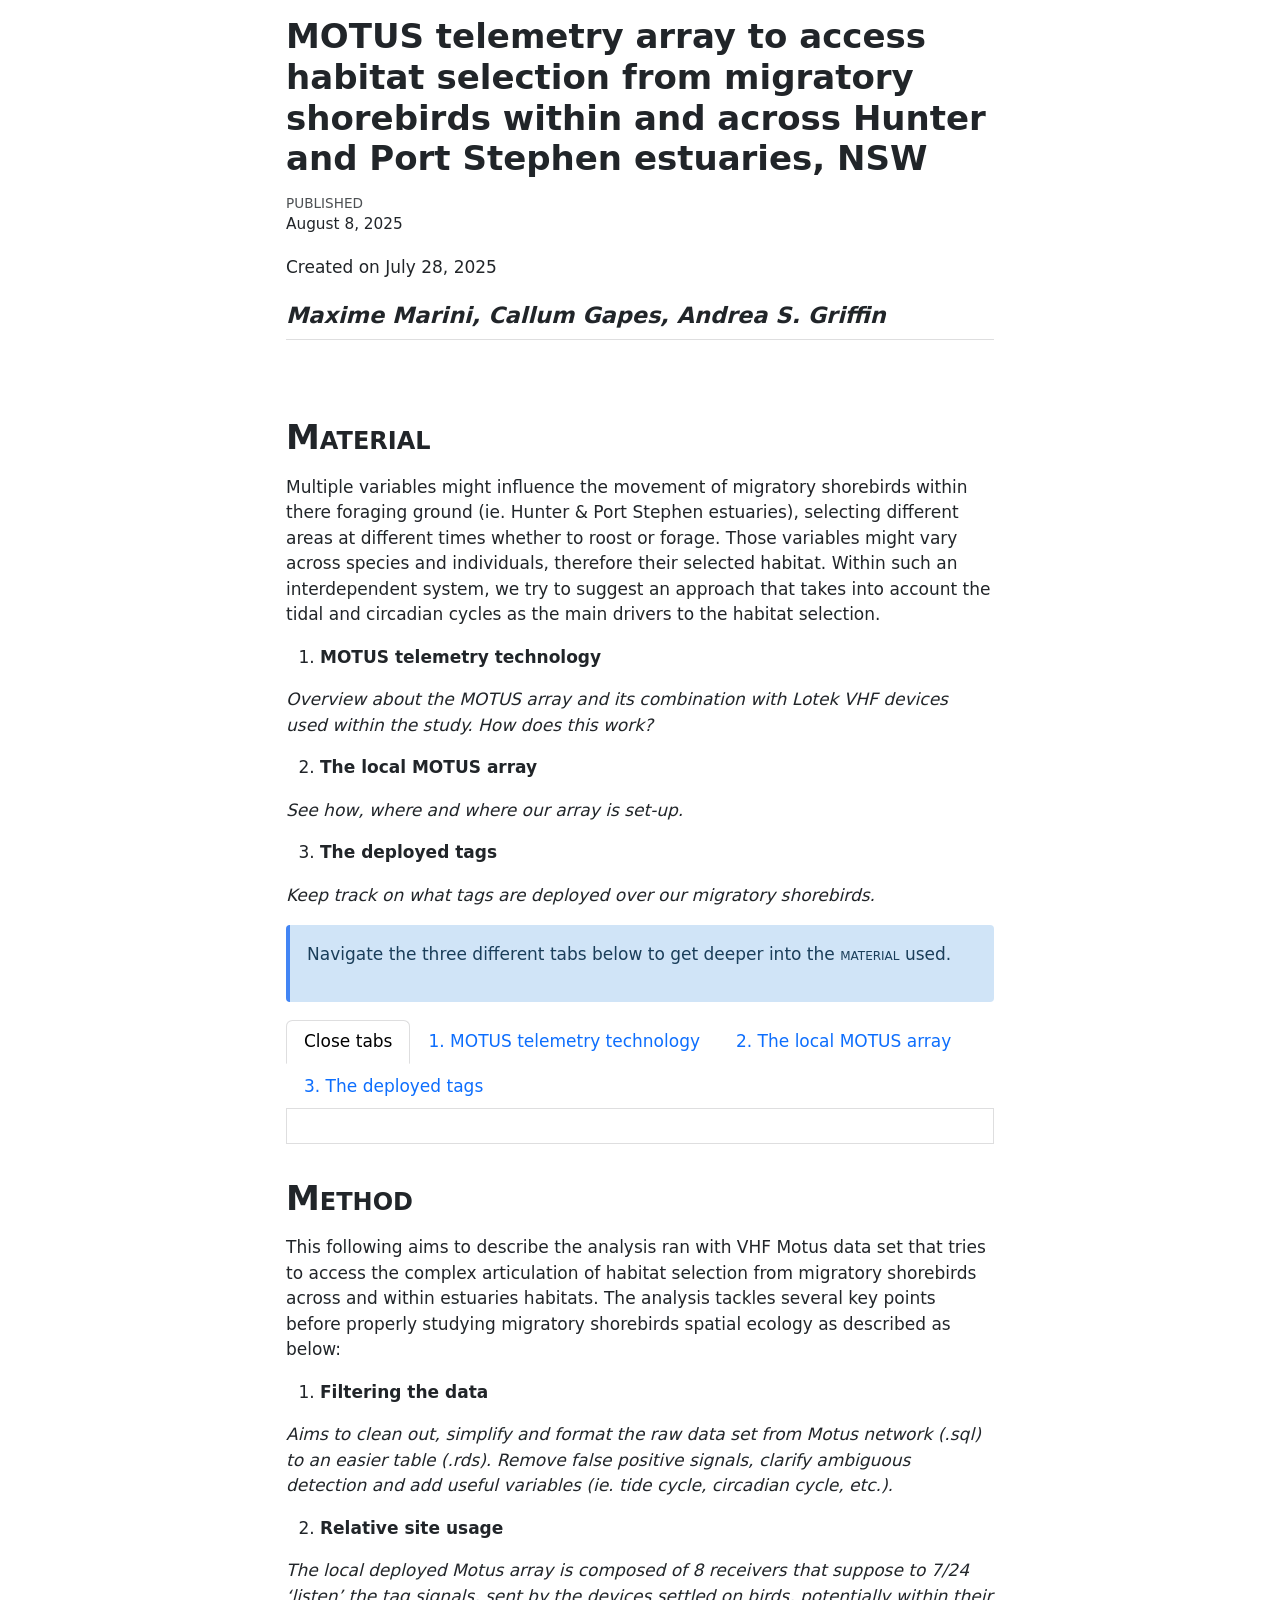
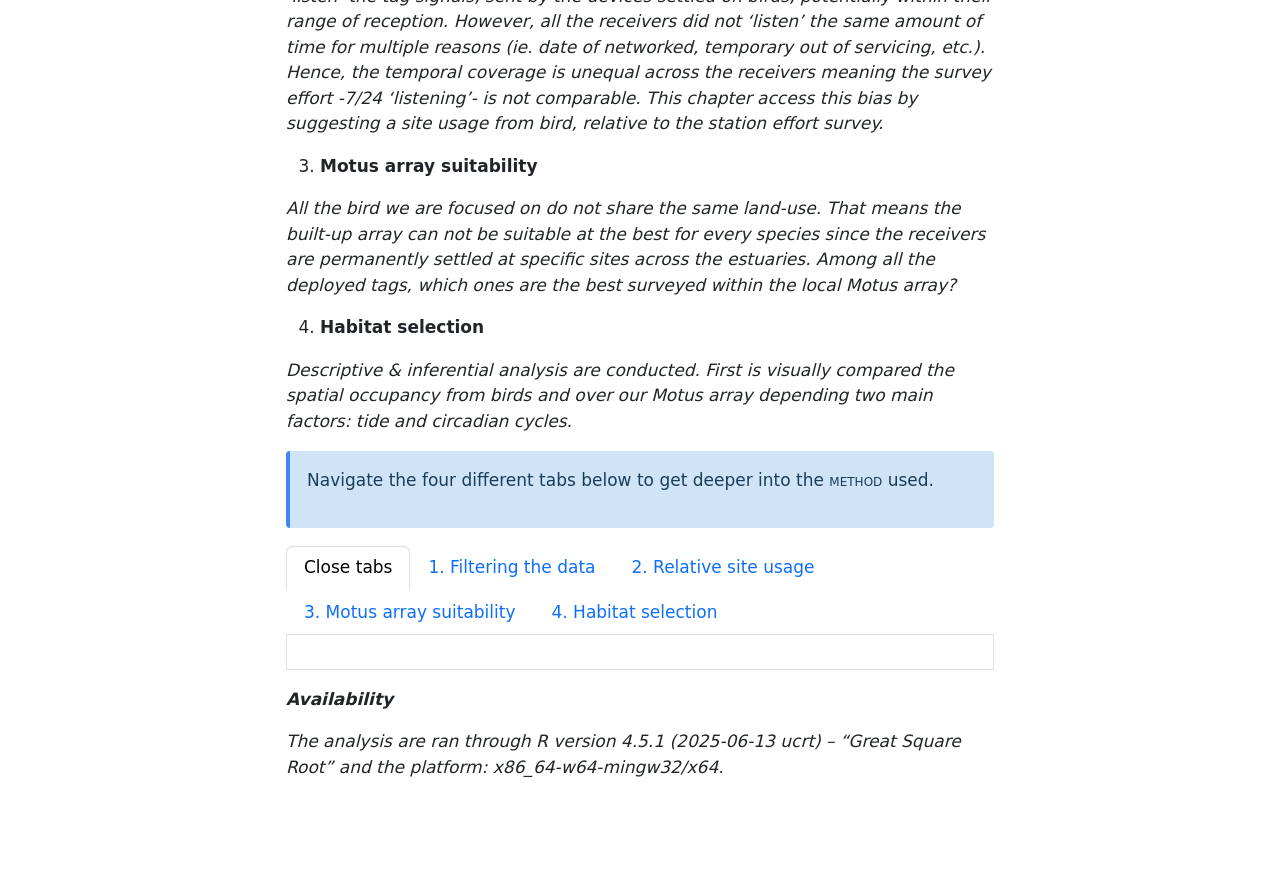
<file: docs/Untitled.html>
<!DOCTYPE html>
<html xmlns="http://www.w3.org/1999/xhtml" lang="en" xml:lang="en"><head>

<meta charset="utf-8">
<meta name="generator" content="quarto-1.7.32">

<meta name="viewport" content="width=device-width, initial-scale=1.0, user-scalable=yes">

<meta name="dcterms.date" content="2025-08-08">

<title>MOTUS telemetry array to access habitat selection from migratory shorebirds within and across Hunter and Port Stephen estuaries, NSW</title>
<style>
code{white-space: pre-wrap;}
span.smallcaps{font-variant: small-caps;}
div.columns{display: flex; gap: min(4vw, 1.5em);}
div.column{flex: auto; overflow-x: auto;}
div.hanging-indent{margin-left: 1.5em; text-indent: -1.5em;}
ul.task-list{list-style: none;}
ul.task-list li input[type="checkbox"] {
  width: 0.8em;
  margin: 0 0.8em 0.2em -1em; /* quarto-specific, see https://github.com/quarto-dev/quarto-cli/issues/4556 */ 
  vertical-align: middle;
}
/* CSS for syntax highlighting */
html { -webkit-text-size-adjust: 100%; }
pre > code.sourceCode { white-space: pre; position: relative; }
pre > code.sourceCode > span { display: inline-block; line-height: 1.25; }
pre > code.sourceCode > span:empty { height: 1.2em; }
.sourceCode { overflow: visible; }
code.sourceCode > span { color: inherit; text-decoration: inherit; }
div.sourceCode { margin: 1em 0; }
pre.sourceCode { margin: 0; }
@media screen {
div.sourceCode { overflow: auto; }
}
@media print {
pre > code.sourceCode { white-space: pre-wrap; }
pre > code.sourceCode > span { text-indent: -5em; padding-left: 5em; }
}
pre.numberSource code
  { counter-reset: source-line 0; }
pre.numberSource code > span
  { position: relative; left: -4em; counter-increment: source-line; }
pre.numberSource code > span > a:first-child::before
  { content: counter(source-line);
    position: relative; left: -1em; text-align: right; vertical-align: baseline;
    border: none; display: inline-block;
    -webkit-touch-callout: none; -webkit-user-select: none;
    -khtml-user-select: none; -moz-user-select: none;
    -ms-user-select: none; user-select: none;
    padding: 0 4px; width: 4em;
  }
pre.numberSource { margin-left: 3em;  padding-left: 4px; }
div.sourceCode
  {   }
@media screen {
pre > code.sourceCode > span > a:first-child::before { text-decoration: underline; }
}
</style>


<script src="Untitled_files/libs/clipboard/clipboard.min.js"></script>
<script src="Untitled_files/libs/quarto-html/quarto.js" type="module"></script>
<script src="Untitled_files/libs/quarto-html/tabsets/tabsets.js" type="module"></script>
<script src="Untitled_files/libs/quarto-html/popper.min.js"></script>
<script src="Untitled_files/libs/quarto-html/tippy.umd.min.js"></script>
<script src="Untitled_files/libs/quarto-html/anchor.min.js"></script>
<link href="Untitled_files/libs/quarto-html/tippy.css" rel="stylesheet">
<link href="Untitled_files/libs/quarto-html/quarto-syntax-highlighting-37eea08aefeeee20ff55810ff984fec1.css" rel="stylesheet" id="quarto-text-highlighting-styles">
<script src="Untitled_files/libs/bootstrap/bootstrap.min.js"></script>
<link href="Untitled_files/libs/bootstrap/bootstrap-icons.css" rel="stylesheet">
<link href="Untitled_files/libs/bootstrap/bootstrap-bb462d781dde1847d9e3ccf7736099dd.min.css" rel="stylesheet" append-hash="true" id="quarto-bootstrap" data-mode="light">
<link href="Untitled_files/libs/htmltools-fill-0.5.8.1/fill.css" rel="stylesheet">

<script src="Untitled_files/libs/htmlwidgets-1.6.4/htmlwidgets.js"></script>

<link href="Untitled_files/libs/datatables-css-0.0.0/datatables-crosstalk.css" rel="stylesheet">

<script src="Untitled_files/libs/datatables-binding-0.33/datatables.js"></script>

<script src="Untitled_files/libs/jquery-3.6.0/jquery-3.6.0.min.js"></script>

<link href="Untitled_files/libs/dt-core-1.13.6/css/jquery.dataTables.min.css" rel="stylesheet">

<link href="Untitled_files/libs/dt-core-1.13.6/css/jquery.dataTables.extra.css" rel="stylesheet">

<script src="Untitled_files/libs/dt-core-1.13.6/js/jquery.dataTables.min.js"></script>

<link href="Untitled_files/libs/crosstalk-1.2.1/css/crosstalk.min.css" rel="stylesheet">

<script src="Untitled_files/libs/crosstalk-1.2.1/js/crosstalk.min.js"></script>



<link rel="stylesheet" href="styles.css">
</head>

<body class="fullcontent quarto-light">

<div id="quarto-content" class="page-columns page-rows-contents page-layout-article">

<main class="content" id="quarto-document-content">

<header id="title-block-header" class="quarto-title-block default">
<div class="quarto-title">
<h1 class="title">MOTUS telemetry array to access habitat selection from migratory shorebirds within and across Hunter and Port Stephen estuaries, NSW</h1>
</div>



<div class="quarto-title-meta">

    
    <div>
    <div class="quarto-title-meta-heading">Published</div>
    <div class="quarto-title-meta-contents">
      <p class="date">August 8, 2025</p>
    </div>
  </div>
  
    
  </div>
  


</header>


<p style="font-size: 0.7em; color: gray;">
</p><p>Created on July 28, 2025</p>
<p></p>
<section id="maxime-marini-callum-gapes-andrea-s.-griffin" class="level2">
<h2 class="anchored" data-anchor-id="maxime-marini-callum-gapes-andrea-s.-griffin"><span style="font-size: 0.8em;"><em>Maxime Marini, Callum Gapes, Andrea S. Griffin</em></span></h2>
<p><br>
</p>
</section>
<section id="material" class="level1">
<h1><span class="smallcaps">Material</span></h1>
<p>Multiple variables might influence the movement of migratory shorebirds within there foraging ground (ie. Hunter &amp; Port Stephen estuaries), selecting different areas at different times whether to roost or forage. Those variables might vary across species and individuals, therefore their selected habitat. Within such an interdependent system, we try to suggest an approach that takes into account the tidal and circadian cycles as the main drivers to the habitat selection.</p>
<ol type="1">
<li><strong>MOTUS telemetry technology</strong></li>
</ol>
<p style="font-size: 0.9em; color: gray;">
</p><p><em>Overview about the MOTUS array and its combination with Lotek VHF devices used within the study. How does this work?</em></p>
<p></p>
<ol start="2" type="1">
<li><strong>The local MOTUS array</strong></li>
</ol>
<p style="font-size: 0.9em; color: gray;">
</p><p><em>See how, where and where our array is set-up.</em></p>
<p></p>
<ol start="3" type="1">
<li><strong>The deployed tags</strong></li>
</ol>
<p style="font-size: 0.9em; color: gray;">
</p><p><em>Keep track on what tags are deployed over our migratory shorebirds.</em></p>
<p></p>
<div class="blockquote-blue">
<p>Navigate the three different tabs below to get deeper into the <span class="smallcaps">material</span> used.</p>
</div>
<div class="tabset-margin-container"></div><div class="panel-tabset">
<ul class="nav nav-tabs" role="tablist"><li class="nav-item" role="presentation"><a class="nav-link active" id="tabset-1-1-tab" data-bs-toggle="tab" data-bs-target="#tabset-1-1" role="tab" aria-controls="tabset-1-1" aria-selected="true" href="">Close tabs</a></li><li class="nav-item" role="presentation"><a class="nav-link" id="tabset-1-2-tab" data-bs-toggle="tab" data-bs-target="#tabset-1-2" role="tab" aria-controls="tabset-1-2" aria-selected="false" href="">1. MOTUS telemetry technology</a></li><li class="nav-item" role="presentation"><a class="nav-link" id="tabset-1-3-tab" data-bs-toggle="tab" data-bs-target="#tabset-1-3" role="tab" aria-controls="tabset-1-3" aria-selected="false" href="">2. The local MOTUS array</a></li><li class="nav-item" role="presentation"><a class="nav-link" id="tabset-1-4-tab" data-bs-toggle="tab" data-bs-target="#tabset-1-4" role="tab" aria-controls="tabset-1-4" aria-selected="false" href="">3. The deployed tags</a></li></ul>
<div class="tab-content">
<div id="tabset-1-1" class="tab-pane active" role="tabpanel" aria-labelledby="tabset-1-1-tab">

</div>
<div id="tabset-1-2" class="tab-pane" role="tabpanel" aria-labelledby="tabset-1-2-tab">
<p>To be continued …</p>
</div>
<div id="tabset-1-3" class="tab-pane" role="tabpanel" aria-labelledby="tabset-1-3-tab">
<p>To be continued …</p>
</div>
<div id="tabset-1-4" class="tab-pane" role="tabpanel" aria-labelledby="tabset-1-4-tab">
<p>To be continued …</p>
</div>
</div>
</div>
</section>
<section id="method" class="level1">
<h1><span class="smallcaps">Method</span></h1>
<p>This following aims to describe the analysis ran with VHF Motus data set that tries to access the complex articulation of habitat selection from migratory shorebirds across and within estuaries habitats. The analysis tackles several key points before properly studying migratory shorebirds spatial ecology as described as below:</p>
<ol type="1">
<li><strong>Filtering the data</strong></li>
</ol>
<p style="font-size: 0.9em; color: gray;">
</p><p><em>Aims to clean out, simplify and format the raw data set from Motus network (.sql) to an easier table (.rds). Remove false positive signals, clarify ambiguous detection and add useful variables (ie. tide cycle, circadian cycle, etc.).</em></p>
<p></p>
<ol start="2" type="1">
<li><strong>Relative site usage</strong></li>
</ol>
<p style="font-size: 0.9em; color: gray;">
</p><p><em>The local deployed Motus array is composed of 8 receivers that suppose to 7/24 ‘listen’ the tag signals, sent by the devices settled on birds, potentially within their range of reception. However, all the receivers did not ‘listen’ the same amount of time for multiple reasons (ie. date of networked, temporary out of servicing, etc.). Hence, the temporal coverage is unequal across the receivers meaning the survey effort -7/24 ‘listening’- is not comparable. This chapter access this bias by suggesting a site usage from bird, relative to the station effort survey.</em></p>
<p></p>
<ol start="3" type="1">
<li><strong>Motus array suitability</strong></li>
</ol>
<p style="font-size: 0.9em; color: gray;">
</p><p><em>All the bird we are focused on do not share the same land-use. That means the built-up array can not be suitable at the best for every species since the receivers are permanently settled at specific sites across the estuaries. Among all the deployed tags, which ones are the best surveyed within the local Motus array?</em></p>
<p></p>
<ol start="4" type="1">
<li><strong>Habitat selection</strong></li>
</ol>
<p style="font-size: 0.9em; color: gray;">
</p><p><em>Descriptive &amp; inferential analysis are conducted.</em> <em>First is visually compared the spatial occupancy from birds and over our Motus array depending two main factors: tide and circadian cycles.</em></p>
<p></p>
<div class="blockquote-blue">
<p>Navigate the four different tabs below to get deeper into the <span class="smallcaps">method</span> used.</p>
</div>
<div class="tabset-margin-container"></div><div class="panel-tabset">
<ul class="nav nav-tabs" role="tablist"><li class="nav-item" role="presentation"><a class="nav-link active" id="tabset-3-1-tab" data-bs-toggle="tab" data-bs-target="#tabset-3-1" role="tab" aria-controls="tabset-3-1" aria-selected="true" href="">Close tabs</a></li><li class="nav-item" role="presentation"><a class="nav-link" id="tabset-3-2-tab" data-bs-toggle="tab" data-bs-target="#tabset-3-2" role="tab" aria-controls="tabset-3-2" aria-selected="false" href="">1. Filtering the data</a></li><li class="nav-item" role="presentation"><a class="nav-link" id="tabset-3-3-tab" data-bs-toggle="tab" data-bs-target="#tabset-3-3" role="tab" aria-controls="tabset-3-3" aria-selected="false" href="">2. Relative site usage</a></li><li class="nav-item" role="presentation"><a class="nav-link" id="tabset-3-4-tab" data-bs-toggle="tab" data-bs-target="#tabset-3-4" role="tab" aria-controls="tabset-3-4" aria-selected="false" href="">3. Motus array suitability</a></li><li class="nav-item" role="presentation"><a class="nav-link" id="tabset-3-5-tab" data-bs-toggle="tab" data-bs-target="#tabset-3-5" role="tab" aria-controls="tabset-3-5" aria-selected="false" href="">4. Habitat selection</a></li></ul>
<div class="tab-content">
<div id="tabset-3-1" class="tab-pane active" role="tabpanel" aria-labelledby="tabset-3-1-tab">

</div>
<div id="tabset-3-2" class="tab-pane" role="tabpanel" aria-labelledby="tabset-3-2-tab">
<section id="contents" class="level3">
<h3 class="anchored" data-anchor-id="contents"><span id="contents1" style="color: grey; font-size: smaller;">Contents</span></h3>
<ul>
<li><a href="#packages">Packages</a></li>
<li><a href="#download-the-data-from-motus-network">Download the data from Motus network</a></li>
<li><a href="#filter-the-data">Filter the data</a></li>
<li><a href="#adding-variables">Adding variables</a></li>
<li><a href="#set-timeframe">Set survey time frame</a></li>
</ul>
</section>
<section id="packages" class="level3">
<h3 class="anchored" data-anchor-id="packages">Packages</h3>
<div class="cell">
<div class="sourceCode cell-code" id="cb1"><pre class="sourceCode numberSource r number-lines code-with-copy"><code class="sourceCode r"><span id="cb1-1"><a href="#cb1-1"></a><span class="co"># install.packages("motus", </span></span>
<span id="cb1-2"><a href="#cb1-2"></a><span class="co">#                  repos = c(birdscanada = 'https://birdscanada.r-universe.dev',</span></span>
<span id="cb1-3"><a href="#cb1-3"></a><span class="co">#                            CRAN = 'https://cloud.r-project.org'))</span></span>
<span id="cb1-4"><a href="#cb1-4"></a><span class="fu">library</span>(motus)</span>
<span id="cb1-5"><a href="#cb1-5"></a><span class="fu">library</span>(dplyr)</span>
<span id="cb1-6"><a href="#cb1-6"></a><span class="fu">library</span>(here)</span>
<span id="cb1-7"><a href="#cb1-7"></a><span class="fu">library</span>(DBI)</span>
<span id="cb1-8"><a href="#cb1-8"></a><span class="fu">library</span>(RSQLite)</span>
<span id="cb1-9"><a href="#cb1-9"></a><span class="fu">library</span>(forcats) </span>
<span id="cb1-10"><a href="#cb1-10"></a><span class="fu">library</span>(lubridate)</span>
<span id="cb1-11"><a href="#cb1-11"></a><span class="fu">library</span>(bioRad) </span>
<span id="cb1-12"><a href="#cb1-12"></a><span class="fu">library</span>(purrr) </span></code><button title="Copy to Clipboard" class="code-copy-button"><i class="bi"></i></button></pre></div>
</div>
</section>
<section id="download-the-data-from-motus-network" class="level3">
<h3 class="anchored" data-anchor-id="download-the-data-from-motus-network">Download the data from Motus network</h3>
<div class="cell">
<div class="sourceCode cell-code" id="cb2"><pre class="sourceCode numberSource r number-lines code-with-copy"><code class="sourceCode r"><span id="cb2-1"><a href="#cb2-1"></a><span class="co"># Global settings</span></span>
<span id="cb2-2"><a href="#cb2-2"></a><span class="fu">setwd</span>(<span class="fu">dirname</span>(rstudioapi<span class="sc">::</span><span class="fu">getSourceEditorContext</span>()<span class="sc">$</span>path)) </span>
<span id="cb2-3"><a href="#cb2-3"></a><span class="fu">Sys.setenv</span>(<span class="at">TZ=</span><span class="st">"UTC"</span>) </span>
<span id="cb2-4"><a href="#cb2-4"></a>proj.num <span class="ot">&lt;-</span> <span class="dv">294</span>  </span>
<span id="cb2-5"><a href="#cb2-5"></a><span class="fu">motusLogout</span>()</span></code><button title="Copy to Clipboard" class="code-copy-button"><i class="bi"></i></button></pre></div>
</div>
<p>Set general settings first as working directory, Time Zone, Motus project number (ie. ours is 294). And make sure the environment is free from any connection to any other networked project or from any other Motus user account (avoid undesired mistakes).</p>
<div class="cell">
<div class="sourceCode cell-code" id="cb3"><pre class="sourceCode numberSource r number-lines code-with-copy"><code class="sourceCode r"><span id="cb3-1"><a href="#cb3-1"></a>sql.motus <span class="ot">&lt;-</span> <span class="fu">tagme</span>(<span class="at">projRecv =</span> proj.num,</span>
<span id="cb3-2"><a href="#cb3-2"></a>                   <span class="at">new =</span> <span class="cn">FALSE</span>, <span class="co"># TRUE overwrites existing (large data takes a while) FALSE used to update existing file</span></span>
<span id="cb3-3"><a href="#cb3-3"></a>                   <span class="at">update =</span> <span class="cn">TRUE</span>,</span>
<span id="cb3-4"><a href="#cb3-4"></a>                   <span class="at">dir =</span> <span class="fu">here</span>(<span class="st">"data"</span>))</span>
<span id="cb3-5"><a href="#cb3-5"></a></span>
<span id="cb3-6"><a href="#cb3-6"></a><span class="fu">metadata</span>(sql.motus, proj.num)</span>
<span id="cb3-7"><a href="#cb3-7"></a></span>
<span id="cb3-8"><a href="#cb3-8"></a>sql.motus <span class="ot">&lt;-</span> <span class="fu">dbConnect</span>(<span class="fu">SQLite</span>(), here<span class="sc">::</span><span class="fu">here</span>(<span class="st">"data"</span>, <span class="st">"project-294.motus"</span>))</span>
<span id="cb3-9"><a href="#cb3-9"></a></span>
<span id="cb3-10"><a href="#cb3-10"></a>df.alltags <span class="ot">&lt;-</span> <span class="fu">tbl</span>(sql.motus, <span class="st">"alltags"</span>) <span class="sc">%&gt;%</span></span>
<span id="cb3-11"><a href="#cb3-11"></a>  dplyr<span class="sc">::</span><span class="fu">collect</span>() <span class="sc">%&gt;%</span></span>
<span id="cb3-12"><a href="#cb3-12"></a>  <span class="fu">as.data.frame</span>() <span class="sc">%&gt;%</span></span>
<span id="cb3-13"><a href="#cb3-13"></a>    <span class="fu">mutate</span>(<span class="at">time =</span> <span class="fu">as_datetime</span>(ts),</span>
<span id="cb3-14"><a href="#cb3-14"></a>         <span class="at">timeAus =</span> <span class="fu">as_datetime</span>(ts, <span class="at">tz =</span> <span class="st">"Australia/Sydney"</span>),</span>
<span id="cb3-15"><a href="#cb3-15"></a>         <span class="at">dateAus =</span> <span class="fu">as_date</span>(timeAus),</span>
<span id="cb3-16"><a href="#cb3-16"></a>         <span class="at">year =</span> <span class="fu">year</span>(time), </span>
<span id="cb3-17"><a href="#cb3-17"></a>         <span class="at">doy =</span> <span class="fu">yday</span>(time))</span></code><button title="Copy to Clipboard" class="code-copy-button"><i class="bi"></i></button></pre></div>
</div>
<p><code>motus::tagme()</code>gets the data from the online Motus network, the ones part of your project (ie. ID = 294) only. Make sure you set your own directory. A file of type .sql is automatically created.</p>
<p><code>motus::metadata()</code> downloads the metadata from the online Motus network (receiver information and more).</p>
<p><code>motus::dbConnect()</code> links your .sql to your environment. Avoid to use high memory as .sql is a <em>lazy</em> table and not yet hardly written on your hardware.</p>
<p><code>motus::tbl()</code> extracts all the tags fat into your environment. Then formatted into a classic dataframe.</p>
</section>
<section id="filter-the-data" class="level3">
<h3 class="anchored" data-anchor-id="filter-the-data">Filter the data</h3>
<div class="blockquote-red">
<p><strong>WARNING</strong>: The values entered within the below filtering R code are depending your own context.</p>
</div>
<div class="cell">
<div class="sourceCode cell-code" id="cb4"><pre class="sourceCode numberSource r number-lines code-with-copy"><code class="sourceCode r"><span id="cb4-1"><a href="#cb4-1"></a><span class="co"># Cleaning and correcting tags metadata</span></span>
<span id="cb4-2"><a href="#cb4-2"></a>df.alltags <span class="ot">&lt;-</span> df.alltags <span class="sc">%&gt;%</span> </span>
<span id="cb4-3"><a href="#cb4-3"></a>   <span class="fu">filter</span>(</span>
<span id="cb4-4"><a href="#cb4-4"></a>    <span class="co"># test tags</span></span>
<span id="cb4-5"><a href="#cb4-5"></a>     motusTagID <span class="sc">!=</span> <span class="fu">c</span>(<span class="st">"43291"</span>),</span>
<span id="cb4-6"><a href="#cb4-6"></a>    <span class="co"># pending, unconfirmed or undeployed tags</span></span>
<span id="cb4-7"><a href="#cb4-7"></a>    <span class="sc">!</span>motusTagID <span class="sc">%in%</span> <span class="fu">c</span>(<span class="st">"43288"</span>, <span class="st">"43291"</span>, <span class="st">"43297"</span>, <span class="st">"43299"</span>,</span>
<span id="cb4-8"><a href="#cb4-8"></a>                       <span class="st">"43307"</span>, <span class="st">"43424"</span>, <span class="st">"43425"</span>, <span class="st">"60470"</span>, </span>
<span id="cb4-9"><a href="#cb4-9"></a>                       <span class="st">"60579"</span>, <span class="st">"81123"</span>, <span class="st">"81136"</span>, <span class="st">"81137"</span>),</span>
<span id="cb4-10"><a href="#cb4-10"></a>    <span class="co"># used for test/validation before tagging bird (remove time before the tagging)</span></span>
<span id="cb4-11"><a href="#cb4-11"></a>    <span class="sc">!</span>(motusTagID <span class="sc">==</span> <span class="st">"81134"</span> <span class="sc">&amp;</span> time <span class="sc">&lt;</span> <span class="fu">dmy</span>(<span class="st">"23-11-2024"</span>)),</span>
<span id="cb4-12"><a href="#cb4-12"></a>    <span class="sc">!</span>(motusTagID <span class="sc">==</span> <span class="st">"60575"</span> <span class="sc">&amp;</span> time <span class="sc">&lt;</span> <span class="fu">dmy</span>(<span class="st">"25-10-2023"</span>)) ) <span class="sc">%&gt;%</span> </span>
<span id="cb4-13"><a href="#cb4-13"></a>    <span class="co"># NA species</span></span>
<span id="cb4-14"><a href="#cb4-14"></a>     <span class="fu">mutate</span>(<span class="at">speciesEN =</span> <span class="fu">case_when</span>(</span>
<span id="cb4-15"><a href="#cb4-15"></a>       <span class="fu">is.na</span>(speciesEN) <span class="sc">&amp;</span> motusTagID <span class="sc">%in%</span> <span class="fu">c</span>(<span class="st">"60470"</span>, <span class="st">"81121"</span>) <span class="sc">~</span> <span class="st">"Red-necked Avocet"</span>,</span>
<span id="cb4-16"><a href="#cb4-16"></a>       <span class="fu">is.na</span>(speciesEN) <span class="sc">&amp;</span> motusTagID <span class="sc">%in%</span> <span class="fu">c</span>(<span class="st">"81118"</span>) <span class="sc">~</span> <span class="st">"Red-necked Avocet"</span>,</span>
<span id="cb4-17"><a href="#cb4-17"></a>       <span class="cn">TRUE</span> <span class="sc">~</span> speciesEN))</span>
<span id="cb4-18"><a href="#cb4-18"></a>  </span>
<span id="cb4-19"><a href="#cb4-19"></a><span class="co"># Cleaning and correcting receiver metadata</span></span>
<span id="cb4-20"><a href="#cb4-20"></a>df.alltags <span class="ot">&lt;-</span> df.alltags <span class="sc">%&gt;%</span> </span>
<span id="cb4-21"><a href="#cb4-21"></a>  <span class="fu">filter</span>(</span>
<span id="cb4-22"><a href="#cb4-22"></a>    <span class="co"># NA</span></span>
<span id="cb4-23"><a href="#cb4-23"></a>     <span class="sc">!</span><span class="fu">is.na</span>(recvDeployLat),</span>
<span id="cb4-24"><a href="#cb4-24"></a>    <span class="co"># site not any longer used</span></span>
<span id="cb4-25"><a href="#cb4-25"></a>      recvDeployName <span class="sc">!=</span> <span class="fu">c</span>(<span class="st">"Throsby Creek Test Site"</span>),</span>
<span id="cb4-26"><a href="#cb4-26"></a>    <span class="co"># test sensor gnome</span></span>
<span id="cb4-27"><a href="#cb4-27"></a>      recv <span class="sc">!=</span> <span class="fu">c</span>(<span class="st">"SG-C621RPI3E17F"</span>,       </span>
<span id="cb4-28"><a href="#cb4-28"></a>                <span class="st">"SG-62A5RPI36710"</span>) ) <span class="sc">%&gt;%</span> </span>
<span id="cb4-29"><a href="#cb4-29"></a>  <span class="fu">mutate</span>(<span class="at">recvDeployName =</span> <span class="fu">ifelse</span>(<span class="fu">is.na</span>(recvDeployName) <span class="sc">&amp;</span> recv <span class="sc">==</span> <span class="st">"SG-D5BBRPI3E2F7"</span>, <span class="st">"Windeyers"</span>, recvDeployName))</span></code><button title="Copy to Clipboard" class="code-copy-button"><i class="bi"></i></button></pre></div>
</div>
<p>Here are cleaned-out the data recorded from undesired tags and/or receivers depending our local context.</p>
<p>Have been removed: test tags, tags recorded into the Motus project but undeployed, period of time where tags were <em>ON</em> but not set on any bird, test sensor gnome, sites not any longer used. Receiver station’s name has been changed from <em>NA</em> to Windeyers starting from 02/15/2025. Tag’s <em>specieEN</em> information have been changed from <em>NA</em> to different values depending case to case.</p>
<div class="cell">
<div class="sourceCode cell-code" id="cb5"><pre class="sourceCode numberSource r number-lines code-with-copy"><code class="sourceCode r"><span id="cb5-1"><a href="#cb5-1"></a><span class="co"># False positive</span></span>
<span id="cb5-2"><a href="#cb5-2"></a>df.alltags <span class="ot">&lt;-</span> df.alltags <span class="sc">%&gt;%</span> </span>
<span id="cb5-3"><a href="#cb5-3"></a>  <span class="fu">filter</span>(motusFilter <span class="sc">==</span> <span class="dv">1</span>, <span class="co"># 0 is invalid data</span></span>
<span id="cb5-4"><a href="#cb5-4"></a>         runLen <span class="sc">&gt;=</span> <span class="dv">3</span>) <span class="co"># value to be further thought</span></span>
<span id="cb5-5"><a href="#cb5-5"></a></span>
<span id="cb5-6"><a href="#cb5-6"></a><span class="co"># Ambiguous </span></span>
<span id="cb5-7"><a href="#cb5-7"></a><span class="fu">clarify</span>(sql.motus)</span></code><button title="Copy to Clipboard" class="code-copy-button"><i class="bi"></i></button></pre></div>
</div>
<p>Then the False Positive signals are put away (ie. noise coming from external device, or any kind of external radio activity happening within the area) thanks to pre-made Motus filter and `runLen` threshold value, here set at 3. This value defines the number of bursts recorded from one tag and received at once, too low amount of burst are suspected for not being True Positif so not reliable.</p>
<p><code>motus::clarify()</code> checks whether the combination of two tag signals emitting at the mean time could generate the detection of a third tag signal, which would be a False Positive on its own, but also hidding the two True Positives. If the table generated by this code has rows resulting, please go to <a href="https://motuswts.github.io/motus/articles/05-data-cleaning.html">Motus documentation.</a>.</p>
</section>
<section id="adding-variables" class="level3">
<h3 class="anchored" data-anchor-id="adding-variables">Adding variables</h3>
<div class="cell">
<div class="sourceCode cell-code" id="cb6"><pre class="sourceCode numberSource r number-lines code-with-copy"><code class="sourceCode r"><span id="cb6-1"><a href="#cb6-1"></a><span class="co"># Load tide (Callum work 01_import_tide_data.R)</span></span>
<span id="cb6-2"><a href="#cb6-2"></a>tidalCurve <span class="ot">&lt;-</span> <span class="fu">readRDS</span>(here<span class="sc">::</span><span class="fu">here</span>(<span class="st">"1_data"</span>, <span class="st">"tides"</span>, <span class="st">"tidalCurve.rds"</span>))</span>
<span id="cb6-3"><a href="#cb6-3"></a>tideData <span class="ot">&lt;-</span> <span class="fu">readRDS</span>(here<span class="sc">::</span><span class="fu">here</span>(<span class="st">"1_data"</span>, <span class="st">"tides"</span>, <span class="st">"tideData.rds"</span>))</span>
<span id="cb6-4"><a href="#cb6-4"></a>tidalCurveFunc <span class="ot">&lt;-</span> <span class="fu">splinefun</span>(tideData<span class="sc">$</span>tideDateTimeAus, tideData<span class="sc">$</span>tideHeight, <span class="at">method =</span> <span class="st">"natural"</span>)</span>
<span id="cb6-5"><a href="#cb6-5"></a>get.tideIndex <span class="ot">&lt;-</span> <span class="cf">function</span>(time){ <span class="fu">return</span>(<span class="fu">which.min</span>(<span class="fu">abs</span>(tideData<span class="sc">$</span>tideDateTimeAus<span class="sc">-</span>time)))}</span></code><button title="Copy to Clipboard" class="code-copy-button"><i class="bi"></i></button></pre></div>
</div>
<p>Note that the raw Tide data-set is not provided here. Since it has been manually extracted from <a href="https://www.nsw.gov.au/sites/default/files/2024-06/tide-tables-24-25-nsw.pdf">New South Wales government resources</a> and formatted by <a href="https://www.linkedin.com/in/callum-g/?originalSubdomain=au">Callum Gapes</a> through this <a href="https://uoneduau-my.sharepoint.com/:u:/g/personal/c3541851_uon_edu_au/EWOk05RFs1xJhAWLBddbf-kB_H2xRuz0XPUWtPVfcju_-Q?e=P6WzOT">method</a>.</p>
<div class="cell">
<div class="sourceCode cell-code" id="cb7"><pre class="sourceCode numberSource r number-lines code-with-copy"><code class="sourceCode r"><span id="cb7-1"><a href="#cb7-1"></a>df.alltags <span class="ot">&lt;-</span> df.alltags <span class="sc">%&gt;%</span> </span>
<span id="cb7-2"><a href="#cb7-2"></a>  </span>
<span id="cb7-3"><a href="#cb7-3"></a><span class="co"># Sunrise/set</span></span>
<span id="cb7-4"><a href="#cb7-4"></a>  <span class="fu">sunRiseSet</span>(<span class="at">lat =</span> <span class="st">"recvDeployLat"</span>, </span>
<span id="cb7-5"><a href="#cb7-5"></a>             <span class="at">lon =</span> <span class="st">"recvDeployLon"</span>, </span>
<span id="cb7-6"><a href="#cb7-6"></a>             <span class="at">ts =</span> <span class="st">"ts"</span>) <span class="sc">%&gt;%</span> </span>
<span id="cb7-7"><a href="#cb7-7"></a>  <span class="fu">mutate</span>(<span class="at">sunriseNewc =</span> <span class="fu">sunrise</span>(dateAus, <span class="fl">151.7833</span>, <span class="sc">-</span><span class="fl">32.9167</span>, <span class="at">elev =</span> <span class="sc">-</span><span class="fl">0.268</span>, <span class="at">tz =</span> <span class="st">"Australia/Sydney"</span>, <span class="at">force_tz =</span> <span class="cn">TRUE</span>),</span>
<span id="cb7-8"><a href="#cb7-8"></a>         <span class="at">sunsetNewc =</span> <span class="fu">sunset</span>(dateAus, <span class="fl">151.7833</span>, <span class="sc">-</span><span class="fl">32.9167</span>, <span class="at">elev =</span> <span class="sc">-</span><span class="fl">0.268</span>, <span class="at">tz =</span> <span class="st">"Australia/Sydney"</span>, <span class="at">force_tz =</span> <span class="cn">TRUE</span>)) <span class="sc">%&gt;%</span></span>
<span id="cb7-9"><a href="#cb7-9"></a>  </span>
<span id="cb7-10"><a href="#cb7-10"></a><span class="co"># Positive signal strength (min. = 0) for plotting</span></span>
<span id="cb7-11"><a href="#cb7-11"></a>  <span class="fu">mutate</span>(<span class="at">sigPositive =</span> sig <span class="sc">+</span> <span class="fu">abs</span>(<span class="fu">min</span>(sig))) <span class="sc">%&gt;%</span></span>
<span id="cb7-12"><a href="#cb7-12"></a>  </span>
<span id="cb7-13"><a href="#cb7-13"></a><span class="co"># As Factor</span></span>
<span id="cb7-14"><a href="#cb7-14"></a>  <span class="fu">mutate</span>(<span class="at">motusTagID =</span> <span class="fu">as.factor</span>(motusTagID))</span>
<span id="cb7-15"><a href="#cb7-15"></a></span>
<span id="cb7-16"><a href="#cb7-16"></a><span class="co"># Tide</span></span>
<span id="cb7-17"><a href="#cb7-17"></a>df.alltags <span class="ot">&lt;-</span> df.alltags <span class="sc">%&gt;%</span> </span>
<span id="cb7-18"><a href="#cb7-18"></a>  <span class="fu">mutate</span>(<span class="at">tideHeight =</span> <span class="fu">tidalCurveFunc</span>(timeAus),</span>
<span id="cb7-19"><a href="#cb7-19"></a>         <span class="at">tideIndex =</span> <span class="fu">map_dbl</span>(timeAus, get.tideIndex))</span>
<span id="cb7-20"><a href="#cb7-20"></a></span>
<span id="cb7-21"><a href="#cb7-21"></a>tide_values <span class="ot">&lt;-</span> tideData[df.alltags<span class="sc">$</span>tideIndex, </span>
<span id="cb7-22"><a href="#cb7-22"></a>                        <span class="fu">c</span>(<span class="st">"tideDateTimeAus"</span>,</span>
<span id="cb7-23"><a href="#cb7-23"></a>                          <span class="st">"high_low"</span>,</span>
<span id="cb7-24"><a href="#cb7-24"></a>                          <span class="st">"day_night"</span>,</span>
<span id="cb7-25"><a href="#cb7-25"></a>                          <span class="st">"tideCategory"</span>,</span>
<span id="cb7-26"><a href="#cb7-26"></a>                          <span class="st">"tideID"</span>,</span>
<span id="cb7-27"><a href="#cb7-27"></a>                          <span class="st">"tideHeight"</span>)]</span>
<span id="cb7-28"><a href="#cb7-28"></a></span>
<span id="cb7-29"><a href="#cb7-29"></a>df.alltags <span class="ot">&lt;-</span> df.alltags <span class="sc">%&gt;%</span></span>
<span id="cb7-30"><a href="#cb7-30"></a>  <span class="fu">mutate</span>(<span class="at">tideDateTimeAus =</span> tide_values<span class="sc">$</span>tideDateTimeAus,</span>
<span id="cb7-31"><a href="#cb7-31"></a>         <span class="at">tideHighLow =</span> <span class="fu">as_factor</span>(tide_values<span class="sc">$</span>high_low),</span>
<span id="cb7-32"><a href="#cb7-32"></a>         <span class="at">tideDiel =</span> <span class="fu">as_factor</span>(tide_values<span class="sc">$</span>day_night),</span>
<span id="cb7-33"><a href="#cb7-33"></a>         <span class="at">tideCategory =</span> <span class="fu">as_factor</span>(tide_values<span class="sc">$</span>tideCategory),</span>
<span id="cb7-34"><a href="#cb7-34"></a>         <span class="at">tideCategoryHeight =</span> tide_values<span class="sc">$</span>tideHeight,</span>
<span id="cb7-35"><a href="#cb7-35"></a>         <span class="at">tideID =</span> <span class="fu">as_factor</span>(tide_values<span class="sc">$</span>tideID),</span>
<span id="cb7-36"><a href="#cb7-36"></a>         <span class="at">tideTimeDiff =</span> <span class="fu">abs</span>(<span class="fu">difftime</span>(timeAus, tideDateTimeAus, <span class="at">units =</span> <span class="st">"hours"</span>)) ) <span class="co"># Time diff btw detect. &amp; nearest tide pts</span></span></code><button title="Copy to Clipboard" class="code-copy-button"><i class="bi"></i></button></pre></div>
</div>
<p>Several variables are added as some are formatted and/or renamed for the aims of the study.</p>
<div class="cell">
<div class="sourceCode cell-code" id="cb8"><pre class="sourceCode numberSource r number-lines code-with-copy"><code class="sourceCode r"><span id="cb8-1"><a href="#cb8-1"></a><span class="co"># Get summary</span></span>
<span id="cb8-2"><a href="#cb8-2"></a>df.recvDeps <span class="ot">&lt;-</span> <span class="fu">tbl</span>(sql.motus, <span class="st">"recvDeps"</span>) <span class="sc">%&gt;%</span> </span>
<span id="cb8-3"><a href="#cb8-3"></a>  <span class="fu">collect</span>() <span class="sc">%&gt;%</span> </span>
<span id="cb8-4"><a href="#cb8-4"></a>  <span class="fu">as.data.frame</span>() <span class="sc">%&gt;%</span></span>
<span id="cb8-5"><a href="#cb8-5"></a>    <span class="fu">mutate</span>(<span class="at">timeStart =</span> <span class="fu">as_datetime</span>(tsStart),</span>
<span id="cb8-6"><a href="#cb8-6"></a>         <span class="at">timeStartAus =</span> <span class="fu">as_datetime</span>(tsStart, <span class="at">tz =</span> <span class="st">"Australia/Sydney"</span>),</span>
<span id="cb8-7"><a href="#cb8-7"></a>         <span class="at">timeEnd =</span> <span class="fu">as_datetime</span>(tsEnd),</span>
<span id="cb8-8"><a href="#cb8-8"></a>         <span class="at">timeEndAus =</span> <span class="fu">as_datetime</span>(tsEnd, <span class="at">tz =</span> <span class="st">"Australia/Sydney"</span>))</span>
<span id="cb8-9"><a href="#cb8-9"></a></span>
<span id="cb8-10"><a href="#cb8-10"></a><span class="co"># Rename stations across alltags &amp; receiver data-sets</span></span>
<span id="cb8-11"><a href="#cb8-11"></a>station_rename <span class="ot">&lt;-</span> <span class="fu">list</span>(</span>
<span id="cb8-12"><a href="#cb8-12"></a>   <span class="st">"Barry_Fullerton_cove"</span>  <span class="ot">=</span> <span class="st">"Fullerton Entrance"</span>,</span>
<span id="cb8-13"><a href="#cb8-13"></a>   <span class="st">"North Swann Pond"</span>      <span class="ot">=</span> <span class="st">"Swan Pond"</span> ,</span>
<span id="cb8-14"><a href="#cb8-14"></a>   <span class="st">"Ramsar Road Floodgate"</span> <span class="ot">=</span> <span class="st">"Ramsar Road"</span>,</span>
<span id="cb8-15"><a href="#cb8-15"></a>   <span class="st">"Milham's Pond"</span>         <span class="ot">=</span> <span class="st">"Milhams Pond"</span>)</span>
<span id="cb8-16"><a href="#cb8-16"></a>df.recvDeps <span class="ot">&lt;-</span> df.recvDeps <span class="sc">%&gt;%</span> </span>
<span id="cb8-17"><a href="#cb8-17"></a>  <span class="fu">mutate</span>(<span class="at">name =</span> <span class="fu">recode</span>(name, <span class="sc">!!!</span>station_rename)) <span class="sc">%&gt;%</span></span>
<span id="cb8-18"><a href="#cb8-18"></a>  <span class="fu">rename</span>(<span class="at">recvDeployName =</span> <span class="st">"name"</span>)</span>
<span id="cb8-19"><a href="#cb8-19"></a></span>
<span id="cb8-20"><a href="#cb8-20"></a>df.alltags <span class="ot">&lt;-</span> df.alltags <span class="sc">%&gt;%</span> </span>
<span id="cb8-21"><a href="#cb8-21"></a>  <span class="fu">mutate</span>(<span class="at">recvDeployName =</span> <span class="fu">recode</span>(recvDeployName,</span>
<span id="cb8-22"><a href="#cb8-22"></a>                                 <span class="sc">!!!</span>station_rename))</span>
<span id="cb8-23"><a href="#cb8-23"></a>  </span>
<span id="cb8-24"><a href="#cb8-24"></a><span class="co"># Filter not used stations as out of the local array</span></span>
<span id="cb8-25"><a href="#cb8-25"></a>df.recvDeps <span class="ot">&lt;-</span> df.recvDeps <span class="sc">%&gt;%</span> </span>
<span id="cb8-26"><a href="#cb8-26"></a>     <span class="fu">filter</span>(<span class="sc">!</span><span class="fu">is.na</span>(recvDeployLat),</span>
<span id="cb8-27"><a href="#cb8-27"></a>          recvDeployName <span class="sc">!=</span> <span class="fu">c</span>(<span class="st">"Throsby Creek Test Site"</span>),</span>
<span id="cb8-28"><a href="#cb8-28"></a>          recv <span class="sc">!=</span> <span class="fu">c</span>(<span class="st">"SG-C621RPI3E17F"</span>,       <span class="co"># test station</span></span>
<span id="cb8-29"><a href="#cb8-29"></a>                    <span class="st">"SG-62A5RPI36710"</span>) )     <span class="co"># test station</span></span></code><button title="Copy to Clipboard" class="code-copy-button"><i class="bi"></i></button></pre></div>
</div>
<p>Rename here the receiver of your array for a better comprehension. Also, remove the stations that are not any longer used.</p>
</section>
<section id="set-timeframe" class="level3">
<h3 class="anchored" data-anchor-id="set-timeframe">Set survey time frame</h3>
<div class="cell">
<div class="sourceCode cell-code" id="cb9"><pre class="sourceCode numberSource r number-lines code-with-copy"><code class="sourceCode r"><span id="cb9-1"><a href="#cb9-1"></a>df.recvDeps <span class="ot">&lt;-</span> df.recvDeps <span class="sc">%&gt;%</span></span>
<span id="cb9-2"><a href="#cb9-2"></a>  <span class="fu">filter</span>(timeStartAus <span class="sc">&gt;</span> <span class="st">"2023-01-31 00:00:00 AEDT"</span>) </span></code><button title="Copy to Clipboard" class="code-copy-button"><i class="bi"></i></button></pre></div>
</div>
<p>Finally, set the <em>survey effort</em> starting day from our local Motus array, as one month before the first day a bird has been caught and tagged (information found into the <a href="https://uonstaff.sharepoint.com/:x:/r/sites/StudentGroupPhD-LouiseWilliamsandMatteaTaylor/_layouts/15/Doc2.aspx?action=edit&amp;sourcedoc=%7Ba23e66f0-c551-4ba4-acd0-de0d5e83ca42%7D&amp;wdOrigin=TEAMS-MAGLEV.teamsSdk_ns.rwc&amp;wdExp=TEAMS-TREATMENT&amp;wdhostclicktime=175385">sharepoint</a> to access the file.).</p>
<div class="cell">
<div class="sourceCode cell-code" id="cb10"><pre class="sourceCode numberSource r number-lines code-with-copy"><code class="sourceCode r"><span id="cb10-1"><a href="#cb10-1"></a><span class="fu">saveRDS</span>(df.alltags, here<span class="sc">::</span><span class="fu">here</span>(<span class="st">"data"</span>, <span class="fu">paste0</span>(<span class="fu">Sys.Date</span>(), <span class="st">"-data"</span>, <span class="st">".rds"</span> )))</span>
<span id="cb10-2"><a href="#cb10-2"></a><span class="fu">saveRDS</span>(df.recvDeps, here<span class="sc">::</span><span class="fu">here</span>(<span class="st">"data"</span>, <span class="fu">paste0</span>(<span class="fu">Sys.Date</span>(), <span class="st">"-recv-info"</span>, <span class="st">".rds"</span> )))</span></code><button title="Copy to Clipboard" class="code-copy-button"><i class="bi"></i></button></pre></div>
</div>
<p>Save your now formatted data, ready for use. Automatically named with the date of your saving.</p>
<button class="backBtn" data-target="contents1" onclick="document.getElementById(this.getAttribute('data-target')).scrollIntoView({behavior: 'smooth'});" style="position: fixed; bottom: 20px; right: 20px; z-index: 9999; padding: 10px 15px; background-color: #007bff; border: none; border-radius: 5px; color: white; cursor: pointer; box-shadow: 0 2px 4px rgba(0,0,0,0.3); display: none;">
Back to Contents
</button>
</section>
</div>
<div id="tabset-3-3" class="tab-pane" role="tabpanel" aria-labelledby="tabset-3-3-tab">
<section id="contents-1" class="level3">
<h3 class="anchored" data-anchor-id="contents-1"><span id="contents2" style="color: grey; font-size: smaller;">Contents</span></h3>
<ul>
<li><a href="#packages2">Packages</a></li>
<li><a href="#load-the-data2">Load the data</a></li>
<li><a href="#clarifying2">Clarifying deviceID and stations</a></li>
<li><a href="#extracting2">Extracting listening periods per stations</a></li>
<li><a href="#survey-effort2">MOTUS array survey effort</a></li>
</ul>
</section>
<section id="packages2" class="level3">
<h3 class="anchored" data-anchor-id="packages2">Packages</h3>
<div class="cell">
<div class="sourceCode cell-code" id="cb11"><pre class="sourceCode numberSource r number-lines code-with-copy"><code class="sourceCode r"><span id="cb11-1"><a href="#cb11-1"></a><span class="fu">library</span>(motus)</span>
<span id="cb11-2"><a href="#cb11-2"></a><span class="fu">library</span>(dplyr)</span>
<span id="cb11-3"><a href="#cb11-3"></a><span class="fu">library</span>(here)</span>
<span id="cb11-4"><a href="#cb11-4"></a><span class="fu">library</span>(forcats) </span>
<span id="cb11-5"><a href="#cb11-5"></a><span class="fu">library</span>(ggplot2)</span>
<span id="cb11-6"><a href="#cb11-6"></a><span class="fu">library</span>(lubridate)</span>
<span id="cb11-7"><a href="#cb11-7"></a><span class="fu">library</span>(tidyr)</span></code><button title="Copy to Clipboard" class="code-copy-button"><i class="bi"></i></button></pre></div>
</div>
</section>
<section id="load-the-data2" class="level3">
<h3 class="anchored" data-anchor-id="load-the-data2">Load the data</h3>
<p>Either load your own data by connecting through <code>DBI::dbConnect(RSQLite::SQLite())</code> and calling the data with <code>tbl(sql.motus, "activity")</code>, or download the data up to the-last-document-update date provided here below (contact maxime.marini@uon.edu.au for password access):</p>
<p>Receiver activity: <a href="#" onclick="return checkPassword('recv')">recv.act.rds</a><br></p>
<script>
  function checkPassword(type) {
    var correctPasswords = {
      recv.act: "provence13",
    };
    var urlLinks = {
      recv.act: "https://uoneduau-my.sharepoint.com/:u:/g/personal/c3541851_uon_edu_au/EcizeHaA5kpHhluczVvJ5_4BoU4nfvFLtLGr0uTOPzsqng?e=FIF1gA",
    };
    var userPassword = prompt("Please enter the password to access the link:");
    if (userPassword === correctPasswords[type]) {
      window.open(urlLinks[type], '_blank');
    } else {
      alert("Incorrect password. Access denied.");
    }
    return false; // prevent default link behavior
  }
</script>
<p>To properly load the data into your environment, make sure to set the working directory and the path as yours.</p>
<div class="cell">
<div class="sourceCode cell-code" id="cb12"><pre class="sourceCode numberSource r number-lines code-with-copy"><code class="sourceCode r"><span id="cb12-1"><a href="#cb12-1"></a><span class="co"># Set WD</span></span>
<span id="cb12-2"><a href="#cb12-2"></a><span class="fu">setwd</span>(<span class="fu">dirname</span>(rstudioapi<span class="sc">::</span><span class="fu">getSourceEditorContext</span>()<span class="sc">$</span>path)) </span>
<span id="cb12-3"><a href="#cb12-3"></a><span class="co"># Birds</span></span>
<span id="cb12-4"><a href="#cb12-4"></a>data_all <span class="ot">&lt;-</span> <span class="fu">readRDS</span>(here<span class="sc">::</span><span class="fu">here</span>(<span class="st">"data"</span>, <span class="st">"recv.info.rds"</span>))</span>
<span id="cb12-5"><a href="#cb12-5"></a><span class="co"># Receivers info</span></span>
<span id="cb12-6"><a href="#cb12-6"></a>recv <span class="ot">&lt;-</span> <span class="fu">readRDS</span>(here<span class="sc">::</span><span class="fu">here</span>(<span class="st">"data"</span>, <span class="st">"data.rds"</span>)) </span>
<span id="cb12-7"><a href="#cb12-7"></a><span class="co"># Receiver activity</span></span>
<span id="cb12-8"><a href="#cb12-8"></a>recv.act <span class="ot">&lt;-</span> <span class="fu">readRDS</span>(here<span class="sc">::</span><span class="fu">here</span>(<span class="st">"data"</span>, <span class="st">"recv.act.rds"</span>)) </span></code><button title="Copy to Clipboard" class="code-copy-button"><i class="bi"></i></button></pre></div>
</div>
<div class="cell">
<div class="sourceCode cell-code" id="cb13"><pre class="sourceCode numberSource r number-lines code-with-copy"><code class="sourceCode r"><span id="cb13-1"><a href="#cb13-1"></a><span class="fu">head</span>(recv.act)</span></code><button title="Copy to Clipboard" class="code-copy-button"><i class="bi"></i></button></pre></div>
<div class="cell-output cell-output-stdout">
<pre><code>   batchID deviceID ant hourBin numTags pulseCount numRuns numHits run2 run3
1 18467806     3520   1  470644       1         14       2       4    2    0
2 18467806     3520   1  470645       2        433       4      25    2    0
3 18467806     3520   1  470646       0        217       0      NA    0    0
4 18467806     3520   1  470647       1        130       1       4    0    0
5 18467806     3520   1  470648       0         65       0      NA    0    0
6 18467806     3520   1  470649       1         79       1       4    0    0
  run4 run5 run6 run7plus numGPSfix                date             dateAus
1    0    0    0        0        NA 2023-09-15 04:00:00 2023-09-15 14:00:00
2    0    1    0        1        NA 2023-09-15 05:00:00 2023-09-15 15:00:00
3    0    0    0        0        NA 2023-09-15 06:00:00 2023-09-15 16:00:00
4    1    0    0        0        NA 2023-09-15 07:00:00 2023-09-15 17:00:00
5    0    0    0        0        NA 2023-09-15 08:00:00 2023-09-15 18:00:00
6    1    0    0        0        NA 2023-09-15 09:00:00 2023-09-15 19:00:00</code></pre>
</div>
<div class="sourceCode cell-code" id="cb15"><pre class="sourceCode numberSource r number-lines code-with-copy"><code class="sourceCode r"><span id="cb15-1"><a href="#cb15-1"></a><span class="fu">table</span>(<span class="fu">is.na</span>(recv.act<span class="sc">$</span>pulseCount), recv.act<span class="sc">$</span>numTags)  </span></code><button title="Copy to Clipboard" class="code-copy-button"><i class="bi"></i></button></pre></div>
<div class="cell-output cell-output-stdout">
<pre><code>       
            0     1     2     3     4     5     6     7
  FALSE 68270  4281   737   227    74    31     7    10
  TRUE    766   109    17     3     1     0     0     0</code></pre>
</div>
<div class="sourceCode cell-code" id="cb17"><pre class="sourceCode numberSource r number-lines code-with-copy"><code class="sourceCode r"><span id="cb17-1"><a href="#cb17-1"></a><span class="fu">table</span>(<span class="fu">is.na</span>(recv.act<span class="sc">$</span>pulseCount) <span class="sc">&amp;</span> <span class="fu">is.na</span>(recv.act<span class="sc">$</span>numTags))</span></code><button title="Copy to Clipboard" class="code-copy-button"><i class="bi"></i></button></pre></div>
<div class="cell-output cell-output-stdout">
<pre><code>
FALSE 
74533 </code></pre>
</div>
</div>
<p><code>pulseCount</code>:Antenna pulses are a reflection of environmental noise and consist of radio pulses at the nominal listening frequency (e.g.; 166.38 MHz) which did not correspond to a known tag signature. The number of radio pulses measured on each antenna over each hour period (hourBin) - <a href="https://docs.motus.org/en/stations/station-inspection/up-time-and-detectability#antenna-pulses" target="_blank"><code>Motus documentation, 2025</code></a> . <code>numTags</code>: Variable in the Motus SQL data (including the activity table and functions that generate site or tag summaries) represents the total number of unique tags detected within a given context—typically at a site, within a batch, or for a set of detections.</p>
<div class="blockquote-red">
<p><strong>Note</strong> that when <code>pulseCount</code> is NA, no noise has been recorded while one or several tags have been recorded. When no tag has been recorded but noise happened, <code>numTags</code> = 0 and <code>pulseCount</code> &gt; 0. So a case when a station is actually listening has either values or NA for <code>pulseCount</code> or/and for <code>numTags</code> variables. In other words, when a station is not listening, there is no row at all in the table (no data recorded).</p>
<p><strong>Keep in mind</strong> What we can miss, are the hours where no tag or noise are happening within the environment BUT the antenna still being “listening”. In such a case, let’s further assume than the antenna is not working/listening since “no noise” condition during more than an hour may be extremely rare.</p>
</div>
</section>
<section id="clarifying2" class="level3">
<h3 class="anchored" data-anchor-id="clarifying2">Clarifying deviceID and stations</h3>
<p>One issue within the Motus data is the number of variables related to IDs (receivers, Raspberry Pi, sites, etc.) and the unconsistent names for the same variable across the different tables (ie. <code>recv$serno</code> = <code>alltags$recv</code>). Plus, some of our SensorGnome devices <code>serno</code> (black boxes containing a Raspberry Pi processor) have been swapped between sites to optimize the array survey. For example, when two stations need their devices repaired, we first remove the devices from their antennas to fix them. When re-installing, we prioritise placing the repaired device at the site where it is most needed, regardless of which station it originally came from.</p>
<p>Since the survey effort is accessed through the <code>hourBin</code> depending <code>deviceID</code> within the <code>activity</code> table, we need to re-associate each deviceID with their corresponding stations (<code>recvDeployName</code>) at the corresponding time/period. We’ll first create a unique ID that matches station’s name with <code>deviceID</code>: <code>SernoStation</code>.</p>
<div class="cell">
<div class="sourceCode cell-code" id="cb19"><pre class="sourceCode numberSource r number-lines code-with-copy"><code class="sourceCode r"><span id="cb19-1"><a href="#cb19-1"></a><span class="co"># Sort the terminated serno (if terminated, ie. one box has been removed from one antenna site, and a date comes along recv$timeEndAus variable)</span></span>
<span id="cb19-2"><a href="#cb19-2"></a>recv.act.term <span class="ot">&lt;-</span> recv.act <span class="sc">%&gt;%</span></span>
<span id="cb19-3"><a href="#cb19-3"></a>  <span class="fu">left_join</span>(recv <span class="sc">%&gt;%</span> </span>
<span id="cb19-4"><a href="#cb19-4"></a>              <span class="fu">filter</span>(<span class="sc">!</span><span class="fu">is.na</span>(timeEndAus)) <span class="sc">%&gt;%</span></span>
<span id="cb19-5"><a href="#cb19-5"></a>              <span class="fu">select</span>(deviceID, serno, recvDeployName),</span>
<span id="cb19-6"><a href="#cb19-6"></a>            <span class="st">"deviceID"</span>) <span class="sc">%&gt;%</span></span>
<span id="cb19-7"><a href="#cb19-7"></a>  <span class="fu">filter</span>(<span class="sc">!</span><span class="fu">is.na</span>(recvDeployName)) <span class="sc">%&gt;%</span></span>
<span id="cb19-8"><a href="#cb19-8"></a>  <span class="fu">mutate</span>(<span class="at">SernoStation =</span> <span class="fu">paste0</span>(recvDeployName, <span class="st">"_"</span>, serno))</span>
<span id="cb19-9"><a href="#cb19-9"></a></span>
<span id="cb19-10"><a href="#cb19-10"></a><span class="co"># Sort the still currently running serno</span></span>
<span id="cb19-11"><a href="#cb19-11"></a>recv.act.runn <span class="ot">&lt;-</span> recv.act <span class="sc">%&gt;%</span></span>
<span id="cb19-12"><a href="#cb19-12"></a>  <span class="fu">left_join</span>(recv <span class="sc">%&gt;%</span> </span>
<span id="cb19-13"><a href="#cb19-13"></a>              <span class="fu">filter</span>(<span class="fu">is.na</span>(timeEndAus)) <span class="sc">%&gt;%</span></span>
<span id="cb19-14"><a href="#cb19-14"></a>              <span class="fu">select</span>(deviceID, serno, recvDeployName),</span>
<span id="cb19-15"><a href="#cb19-15"></a>            <span class="st">"deviceID"</span>) <span class="sc">%&gt;%</span></span>
<span id="cb19-16"><a href="#cb19-16"></a>  <span class="fu">filter</span>(<span class="sc">!</span><span class="fu">is.na</span>(recvDeployName)) <span class="sc">%&gt;%</span></span>
<span id="cb19-17"><a href="#cb19-17"></a>  <span class="fu">mutate</span>(<span class="at">SernoStation =</span> <span class="fu">paste0</span>(recvDeployName, <span class="st">"_"</span>, serno))</span>
<span id="cb19-18"><a href="#cb19-18"></a></span>
<span id="cb19-19"><a href="#cb19-19"></a><span class="co"># Merging in one data-set to use Station's name further + pick-up the rounded hours</span></span>
<span id="cb19-20"><a href="#cb19-20"></a>recv.act <span class="ot">&lt;-</span> <span class="fu">bind_rows</span>(recv.act.runn, recv.act.term) <span class="sc">%&gt;%</span></span>
<span id="cb19-21"><a href="#cb19-21"></a>  <span class="fu">mutate</span>(<span class="at">hour_dt =</span> <span class="fu">floor_date</span>(dateAus, <span class="st">"hour"</span>))</span>
<span id="cb19-22"><a href="#cb19-22"></a></span>
<span id="cb19-23"><a href="#cb19-23"></a><span class="co"># Providing helpful variables</span></span>
<span id="cb19-24"><a href="#cb19-24"></a>recv <span class="ot">&lt;-</span> recv <span class="sc">%&gt;%</span></span>
<span id="cb19-25"><a href="#cb19-25"></a>  <span class="fu">mutate</span>(<span class="at">SernoStation =</span> <span class="fu">paste0</span>(recvDeployName, <span class="st">"_"</span>, serno),</span>
<span id="cb19-26"><a href="#cb19-26"></a>         <span class="at">lisStart =</span> timeStartAus,</span>
<span id="cb19-27"><a href="#cb19-27"></a>         <span class="at">lisEnd =</span> <span class="fu">if_else</span>(</span>
<span id="cb19-28"><a href="#cb19-28"></a>           <span class="fu">is.na</span>(timeEndAus), <span class="co"># means the station is still running since the last data downloading</span></span>
<span id="cb19-29"><a href="#cb19-29"></a>           <span class="fu">with_tz</span>(<span class="fu">Sys.time</span>(), <span class="st">"Australia/Sydney"</span>),</span>
<span id="cb19-30"><a href="#cb19-30"></a>           <span class="fu">with_tz</span>(<span class="fu">as_datetime</span>(timeEndAus, <span class="at">tz =</span> <span class="st">"UTC"</span>), <span class="st">"Australia/Sydney"</span>)) )</span></code><button title="Copy to Clipboard" class="code-copy-button"><i class="bi"></i></button></pre></div>
</div>
<p>We get <code>recv.act</code> table with every rows of activity the variables <code>lisStart</code> and <code>lisEnd</code> that specify the complete period of time the station (<code>recvDeployName</code>) has been deployed with what <code>deviceID</code>. When a station is still deployed, <code>lisEnd</code> = NA.</p>
</section>
<section id="extracting2" class="level3">
<h3 class="anchored" data-anchor-id="extracting2">Extracting listening periods per stations</h3>
<div class="cell">
<div class="sourceCode cell-code" id="cb20"><pre class="sourceCode numberSource r number-lines code-with-copy"><code class="sourceCode r"><span id="cb20-1"><a href="#cb20-1"></a><span class="co"># Generating hourly sequences per SernoStation from start to end dates of the deviceID at particular sites</span></span>
<span id="cb20-2"><a href="#cb20-2"></a>recv_hours <span class="ot">&lt;-</span> recv <span class="sc">%&gt;%</span></span>
<span id="cb20-3"><a href="#cb20-3"></a>  <span class="fu">select</span>(recvDeployName, deviceID, SernoStation, lisStart, lisEnd) <span class="sc">%&gt;%</span></span>
<span id="cb20-4"><a href="#cb20-4"></a>  <span class="fu">rowwise</span>() <span class="sc">%&gt;%</span></span>
<span id="cb20-5"><a href="#cb20-5"></a>  <span class="fu">mutate</span>(<span class="at">hour_dt =</span> <span class="fu">list</span>(<span class="fu">seq</span>(<span class="at">from =</span> <span class="fu">floor_date</span>(lisStart, <span class="at">unit =</span> <span class="st">"hour"</span>),</span>
<span id="cb20-6"><a href="#cb20-6"></a>                            <span class="at">to =</span> <span class="fu">floor_date</span>(lisEnd, <span class="at">unit =</span> <span class="st">"hour"</span>),</span>
<span id="cb20-7"><a href="#cb20-7"></a>                            <span class="at">by =</span> <span class="st">"hour"</span>)) ) <span class="sc">%&gt;%</span></span>
<span id="cb20-8"><a href="#cb20-8"></a>  <span class="fu">unnest</span>(<span class="at">cols =</span> <span class="fu">c</span>(hour_dt)) <span class="sc">%&gt;%</span></span>
<span id="cb20-9"><a href="#cb20-9"></a>  <span class="fu">ungroup</span>()</span>
<span id="cb20-10"><a href="#cb20-10"></a></span>
<span id="cb20-11"><a href="#cb20-11"></a><span class="co"># Giving operational and not-operationnal hours by joining same sequences from recv.act tbl and adding operational = TRUE when existing values</span></span>
<span id="cb20-12"><a href="#cb20-12"></a>recv_hours <span class="ot">&lt;-</span> recv_hours <span class="sc">%&gt;%</span></span>
<span id="cb20-13"><a href="#cb20-13"></a>  <span class="fu">left_join</span>(recv.act <span class="sc">%&gt;%</span></span>
<span id="cb20-14"><a href="#cb20-14"></a>              <span class="fu">distinct</span>(SernoStation, hour_dt) <span class="sc">%&gt;%</span></span>
<span id="cb20-15"><a href="#cb20-15"></a>              <span class="fu">mutate</span>(<span class="at">operational =</span> <span class="cn">TRUE</span>),</span>
<span id="cb20-16"><a href="#cb20-16"></a>            <span class="at">by =</span> <span class="fu">c</span>(<span class="st">"SernoStation"</span>, <span class="st">"hour_dt"</span>)) <span class="sc">%&gt;%</span></span>
<span id="cb20-17"><a href="#cb20-17"></a>  <span class="fu">mutate</span>(<span class="at">operational =</span> <span class="fu">if_else</span>(<span class="fu">is.na</span>(operational), <span class="cn">FALSE</span>, <span class="cn">TRUE</span>))</span>
<span id="cb20-18"><a href="#cb20-18"></a></span>
<span id="cb20-19"><a href="#cb20-19"></a><span class="co"># Relaying on the Station name on its own only (consistent values through SernoStation var)</span></span>
<span id="cb20-20"><a href="#cb20-20"></a>recv.act<span class="sc">$</span>Station <span class="ot">&lt;-</span> <span class="fu">sub</span>(<span class="st">"_SG-.*"</span>, <span class="st">""</span>, recv.act<span class="sc">$</span>SernoStation)</span>
<span id="cb20-21"><a href="#cb20-21"></a>recv<span class="sc">$</span>Station <span class="ot">&lt;-</span> <span class="fu">sub</span>(<span class="st">"_SG-.*"</span>, <span class="st">""</span>, recv<span class="sc">$</span>SernoStation)</span>
<span id="cb20-22"><a href="#cb20-22"></a>recv_hours<span class="sc">$</span>Station <span class="ot">&lt;-</span> <span class="fu">sub</span>(<span class="st">"_SG-.*"</span>, <span class="st">""</span>, recv_hours<span class="sc">$</span>SernoStation)</span></code><button title="Copy to Clipboard" class="code-copy-button"><i class="bi"></i></button></pre></div>
</div>
<p>Step where for each row of <code>recv</code> is created one list composed of as many rows of as many hours it is contained within the period [<code>lisStart</code> - <code>lisEnd</code>], and if <code>lisEnd</code> is NA because the station is still running, the date of today is taken. This prepares the <code>recv_hours</code> table where each row is one hour when one station (<code>SernoStation</code>) can potentially be working/listening. To get the <code>operational</code> hours for each stations, meaning “when a station is actually listening”, we first gave an extra variable to the <code>recv.act</code> table as <code>operational</code> is always TRUE since this records only the hours when the station is listening, and we join this to the <code>recv</code> table by the shared variable <code>hour_dt</code>, which then will generate NA for the cases <code>recv_hours$hour_dt</code> has no matching values with <code>recv.act$hour_dt</code>. These NA are the hours where one site is deployed, but not working.</p>
<p>Finally, for consistency, we make sure that we are using station’s name (<code>Station</code>) regardless the <code>deviceID</code>.</p>
</section>
<section id="survey-effort2" class="level3">
<h3 class="anchored" data-anchor-id="survey-effort2">MOTUS array survey effort</h3>
<ul>
<li><a href="#summary2">Table: summary</a><br>
</li>
<li><a href="#plot-hour2">Plot: array survey effort per hour</a><br>
</li>
<li><a href="#plot-day2">Plot: array survey effort per day</a><br>
</li>
<li><a href="#plot-station2">Plot: array survey effort per station</a></li>
</ul>
<section id="summary2" class="level4">
<h4 class="anchored" data-anchor-id="summary2">Table: summary</h4>
<div class="cell">
<div class="sourceCode cell-code" id="cb21"><pre class="sourceCode numberSource r number-lines code-with-copy"><code class="sourceCode r"><span id="cb21-1"><a href="#cb21-1"></a>uptime_summary <span class="ot">&lt;-</span> recv_hours <span class="sc">%&gt;%</span></span>
<span id="cb21-2"><a href="#cb21-2"></a>  <span class="fu">group_by</span>(Station) <span class="sc">%&gt;%</span></span>
<span id="cb21-3"><a href="#cb21-3"></a>  <span class="fu">summarise</span>(</span>
<span id="cb21-4"><a href="#cb21-4"></a>    <span class="at">total_hours =</span> <span class="fu">n</span>(),</span>
<span id="cb21-5"><a href="#cb21-5"></a>    <span class="at">operational_hours =</span> <span class="fu">sum</span>(operational), </span>
<span id="cb21-6"><a href="#cb21-6"></a>    <span class="at">downtime_hours =</span> total_hours <span class="sc">-</span> operational_hours, </span>
<span id="cb21-7"><a href="#cb21-7"></a>    <span class="at">uptime_pct =</span> <span class="dv">100</span> <span class="sc">*</span> operational_hours <span class="sc">/</span> total_hours) <span class="sc">%&gt;%</span> </span>
<span id="cb21-8"><a href="#cb21-8"></a>  <span class="fu">mutate</span>(<span class="at">cont_surv_eff_ON =</span> <span class="dv">100</span> <span class="sc">*</span> operational_hours <span class="sc">/</span> <span class="fu">sum</span>(operational_hours), <span class="co"># % of each station surv eff regarding the total(all station) of survey effort</span></span>
<span id="cb21-9"><a href="#cb21-9"></a>         <span class="at">surv_time_cover =</span> <span class="dv">100</span> <span class="sc">*</span> operational_hours <span class="sc">/</span> <span class="fu">max</span>(total_hours)) <span class="sc">%&gt;%</span> <span class="co"># % of each station surv eff regarding the time coverage of the all stations</span></span>
<span id="cb21-10"><a href="#cb21-10"></a>  <span class="fu">arrange</span>(<span class="fu">desc</span>(uptime_pct))</span></code><button title="Copy to Clipboard" class="code-copy-button"><i class="bi"></i></button></pre></div>
</div>
<div class="cell">
<div class="cell-output-display">
<div class="datatables html-widget html-fill-item" id="htmlwidget-c37a7f7cf612b82d04b4" style="width:100%;height:auto;"></div>
<script type="application/json" data-for="htmlwidget-c37a7f7cf612b82d04b4">{"x":{"filter":"none","vertical":false,"caption":"<caption>Summary of MOTUS array survey effort per station<\/caption>","data":[["1","2","3","4","5","6","7","8","9","10"],["Swan Pond","Hexham Swamp","Fullerton Entrance","Curlew Point","Milhams Pond","Ramsar Road","Tomago","Windeyers","Corrie Island","Davies Point"],[20963,16753,20724,16753,20915,20796,15851,5724,15903,15873],[17216,11164,13739,8294,10145,8372,4047,262,554,441],[3747,5589,6985,8459,10770,12424,11804,5462,15349,15432],[82.12564995468206,66.63881095923118,66.29511677282377,49.5075508864084,48.50585704040162,40.2577418734372,25.53151220743171,4.577218728162125,3.483619442872414,2.778302778302778],[23.19152948783576,15.03893094808309,18.50769189320258,11.17277797235768,13.66624457795619,11.27785111943314,5.451679823261578,0.3529380068432255,0.7462887625616295,0.5940674084651238],[82.12564995468206,53.25573629728569,65.53928349949912,39.56494776510996,48.39479082192435,39.93703191337118,19.30544292324572,1.249821113390259,2.642751514573296,2.103706530553833]],"container":"<table class=\"display\">\n  <thead>\n    <tr>\n      <th> <\/th>\n      <th>Station<\/th>\n      <th>total_hours<\/th>\n      <th>operational_hours<\/th>\n      <th>downtime_hours<\/th>\n      <th>uptime_pct<\/th>\n      <th>cont_surv_eff_ON<\/th>\n      <th>surv_time_cover<\/th>\n    <\/tr>\n  <\/thead>\n<\/table>","options":{"scrollX":true,"pageLength":10,"columnDefs":[{"className":"dt-right","targets":[2,3,4,5,6,7]},{"orderable":false,"targets":0},{"name":" ","targets":0},{"name":"Station","targets":1},{"name":"total_hours","targets":2},{"name":"operational_hours","targets":3},{"name":"downtime_hours","targets":4},{"name":"uptime_pct","targets":5},{"name":"cont_surv_eff_ON","targets":6},{"name":"surv_time_cover","targets":7}],"order":[],"autoWidth":false,"orderClasses":false}},"evals":[],"jsHooks":[]}</script>
</div>
</div>
<p>Let’s summarize the information regarding the survey effort from our MOTUS array:</p>
<ul>
<li><code>total_hours</code>: total of hours for the station being deployed into the field, regardless whether it is working/listening</li>
<li><code>operational_hours</code>: total of hours for the station being listening, regardless the <code>deviceID</code></li>
<li><code>downtime_hours</code>: total of hours for the station being NOT listening, regardless the <code>deviceID</code></li>
<li><code>uptime_pct</code>: per station, percentage of being listening over its <code>total_hours</code></li>
<li><code>cont_surv_eff_ON</code>: per station, contribution (%) of hours being listening (<code>operational_hour</code>) over the total (sum) of listening period across the array</li>
<li><code>surv_time_cover</code>: per station, temporal coverage (%) of hours being listening (<code>operational_hour</code>) over the array survey effort temporal coverage</li>
</ul>
<div class="blockquote-red">
<p>AWAITING FOR UPDATES: The data-set have some unknown and not-understood <em>NaN</em> within the raw data (failure in collecting process?). That matches pretty well with some gaps along the antennas survey effort (i.e.&nbsp;Hexham road), so, we expect to fill up these gaps once the <em>NaN</em> are processed.</p>
</div>
</section>
<section id="plot-hour2" class="level4">
<h4 class="anchored" data-anchor-id="plot-hour2">Plot: array survey effort per hour</h4>
<div class="cell">
<div class="sourceCode cell-code" id="cb22"><pre class="sourceCode numberSource r number-lines code-with-copy"><code class="sourceCode r"><span id="cb22-1"><a href="#cb22-1"></a>motus_survey_h <span class="ot">&lt;-</span> <span class="fu">ggplot</span>(recv_hours <span class="sc">%&gt;%</span> </span>
<span id="cb22-2"><a href="#cb22-2"></a>         <span class="fu">filter</span>(operational),</span>
<span id="cb22-3"><a href="#cb22-3"></a>       <span class="fu">aes</span>(<span class="at">x =</span> hour_dt, <span class="at">y =</span> <span class="fu">factor</span>(Station))) <span class="sc">+</span></span>
<span id="cb22-4"><a href="#cb22-4"></a>  <span class="fu">geom_segment</span>(<span class="fu">aes</span>(</span>
<span id="cb22-5"><a href="#cb22-5"></a>    <span class="at">x =</span> hour_dt,</span>
<span id="cb22-6"><a href="#cb22-6"></a>    <span class="at">xend =</span> hour_dt <span class="sc">+</span> <span class="fu">hours</span>(<span class="dv">1</span>),</span>
<span id="cb22-7"><a href="#cb22-7"></a>    <span class="at">y =</span> Station,</span>
<span id="cb22-8"><a href="#cb22-8"></a>    <span class="at">yend =</span> Station</span>
<span id="cb22-9"><a href="#cb22-9"></a>  ), <span class="at">color =</span> <span class="st">"black"</span>, <span class="at">linewidth =</span> <span class="dv">1</span>) <span class="sc">+</span></span>
<span id="cb22-10"><a href="#cb22-10"></a>  <span class="fu">scale_y_discrete</span>(<span class="at">name =</span> <span class="st">"Receiver Station"</span>) <span class="sc">+</span></span>
<span id="cb22-11"><a href="#cb22-11"></a>  <span class="fu">scale_x_datetime</span>(<span class="at">name =</span> <span class="st">"Time"</span>) <span class="sc">+</span></span>
<span id="cb22-12"><a href="#cb22-12"></a>  <span class="fu">theme_minimal</span>() <span class="sc">+</span></span>
<span id="cb22-13"><a href="#cb22-13"></a>  <span class="fu">ggtitle</span>(<span class="st">"Receiver Operational Periods per hours"</span>)</span></code><button title="Copy to Clipboard" class="code-copy-button"><i class="bi"></i></button></pre></div>
</div>
<div class="quarto-figure quarto-figure-center">
<figure class="figure">
<p><a href="figures/motus_survey_h.jpeg" target="_blank"><img src="figures/motus_survey_h.jpeg" class="img-fluid figure-img" style="width:100.0%"></a></p>
<figcaption>MOTUS Survey Plot - hours</figcaption>
</figure>
</div>
</section>
<section id="plot-day2" class="level4">
<h4 class="anchored" data-anchor-id="plot-day2">Plot: array survey effort per day</h4>
<div class="quarto-figure quarto-figure-center">
<figure class="figure">
<p><a href="figures/motus_survey_d.jpeg" target="_blank"><img src="figures/motus_survey_d.jpeg" class="img-fluid figure-img" style="width:100.0%"></a></p>
<figcaption>MOTUS Survey Plot - days</figcaption>
</figure>
</div>
</section>
<section id="plot-station2" class="level4">
<h4 class="anchored" data-anchor-id="plot-station2">Plot: array survey effort per station</h4>
<p>To be continued …</p>
<button class="backBtn" data-target="contents2" onclick="document.getElementById(this.getAttribute('data-target')).scrollIntoView({behavior: 'smooth'});" style="position: fixed; bottom: 20px; right: 20px; z-index: 9999; padding: 10px 15px; background-color: #007bff; border: none; border-radius: 5px; color: white; cursor: pointer; box-shadow: 0 2px 4px rgba(0,0,0,0.3); display: none;">
Back to Contents
</button>
</section>
</section>
</div>
<div id="tabset-3-4" class="tab-pane" role="tabpanel" aria-labelledby="tabset-3-4-tab">
<p>To be continued …</p>
</div>
<div id="tabset-3-5" class="tab-pane" role="tabpanel" aria-labelledby="tabset-3-5-tab">
<section id="contents-2" class="level3">
<h3 class="anchored" data-anchor-id="contents-2"><span id="contents4" style="color: grey; font-size: smaller;">Contents</span></h3>
<ul>
<li><a href="#packages4">Packages</a></li>
<li><a href="#load-the-data4">Load the data</a></li>
<li><a href="#summarise-the-data4">Summarise the data</a></li>
<li><a href="#descriptive-analysis4">Descriptive analysis</a></li>
</ul>
</section>
<section id="package4" class="level3">
<h3 class="anchored" data-anchor-id="package4">Packages</h3>
<div class="cell">
<div class="sourceCode cell-code" id="cb23"><pre class="sourceCode numberSource r number-lines code-with-copy"><code class="sourceCode r"><span id="cb23-1"><a href="#cb23-1"></a><span class="fu">library</span>(motus)</span>
<span id="cb23-2"><a href="#cb23-2"></a><span class="fu">library</span>(dplyr)</span>
<span id="cb23-3"><a href="#cb23-3"></a><span class="fu">library</span>(here)</span>
<span id="cb23-4"><a href="#cb23-4"></a><span class="fu">library</span>(DBI)</span>
<span id="cb23-5"><a href="#cb23-5"></a><span class="fu">library</span>(RSQLite)</span>
<span id="cb23-6"><a href="#cb23-6"></a><span class="fu">library</span>(forcats) </span>
<span id="cb23-7"><a href="#cb23-7"></a><span class="fu">library</span>(lubridate)</span>
<span id="cb23-8"><a href="#cb23-8"></a><span class="fu">library</span>(bioRad) </span>
<span id="cb23-9"><a href="#cb23-9"></a><span class="fu">library</span>(purrr) </span>
<span id="cb23-10"><a href="#cb23-10"></a><span class="fu">library</span>(sf)</span>
<span id="cb23-11"><a href="#cb23-11"></a><span class="fu">library</span>(lubridate)</span>
<span id="cb23-12"><a href="#cb23-12"></a><span class="fu">library</span>(rnaturalearth)</span>
<span id="cb23-13"><a href="#cb23-13"></a><span class="fu">library</span>(ggplot2)</span></code><button title="Copy to Clipboard" class="code-copy-button"><i class="bi"></i></button></pre></div>
</div>
</section>
<section id="load-the-data4" class="level3">
<h3 class="anchored" data-anchor-id="load-the-data4">Load the data</h3>
<p>Either load your own data generated across the previous chapters (.rds format), or download the data up to the-last-document-update date provided here below (contact maxime.marini@uon.edu.au for password access):</p>
<p>Receiver information: <a href="#" onclick="return checkPassword('recv')">recv-info.rds</a><br> Bird data: <a href="#" onclick="return checkPassword('bird')">data.rds</a></p>
<script>
  function checkPassword(type) {
    var correctPasswords = {
      recv: "provence13",
      bird: "provence13"
    };
    var urlLinks = {
      recv: "https://uoneduau-my.sharepoint.com/:u:/g/personal/c3541851_uon_edu_au/EemdZD3VJUdHvkVoKbqUhsABCJekUx7zYJ-_5snIw0BI4A?e=RRnDGy",
      bird: "https://uoneduau-my.sharepoint.com/:u:/g/personal/c3541851_uon_edu_au/Eaq8OOOLx9FEkCmGpcMtkD0Bq-8TPPmvELJ7ZomHdsXH4Q?e=qcrQZt"
    };
    var userPassword = prompt("Please enter the password to access the link:");
    if (userPassword === correctPasswords[type]) {
      window.open(urlLinks[type], '_blank');
    } else {
      alert("Incorrect password. Access denied.");
    }
    return false; // prevent default link behavior
  }
</script>
<p>To properly load the data into your environment, make sure to set the working directory and the path as yours.</p>
<div class="cell">
<div class="sourceCode cell-code" id="cb24"><pre class="sourceCode numberSource r number-lines code-with-copy"><code class="sourceCode r"><span id="cb24-1"><a href="#cb24-1"></a><span class="co"># Set WD</span></span>
<span id="cb24-2"><a href="#cb24-2"></a><span class="fu">setwd</span>(<span class="fu">dirname</span>(rstudioapi<span class="sc">::</span><span class="fu">getSourceEditorContext</span>()<span class="sc">$</span>path)) </span>
<span id="cb24-3"><a href="#cb24-3"></a><span class="co"># Birds</span></span>
<span id="cb24-4"><a href="#cb24-4"></a>data_all <span class="ot">&lt;-</span> <span class="fu">readRDS</span>(here<span class="sc">::</span><span class="fu">here</span>(<span class="st">"data"</span>, <span class="st">"recv.info.rds"</span>))</span>
<span id="cb24-5"><a href="#cb24-5"></a><span class="co"># Receivers info</span></span>
<span id="cb24-6"><a href="#cb24-6"></a>recv <span class="ot">&lt;-</span> <span class="fu">readRDS</span>(here<span class="sc">::</span><span class="fu">here</span>(<span class="st">"data"</span>, <span class="st">"data.rds"</span>)) </span></code><button title="Copy to Clipboard" class="code-copy-button"><i class="bi"></i></button></pre></div>
</div>
</section>
<section id="summarise-the-data4" class="level3">
<h3 class="anchored" data-anchor-id="summarise-the-data4">Summarise the data</h3>
<p>For the aim of the analysis and generate readable figures, let’s simplify the table to keep useful information only.</p>
<div class="cell">
<div class="sourceCode cell-code" id="cb25"><pre class="sourceCode numberSource r number-lines code-with-copy"><code class="sourceCode r"><span id="cb25-1"><a href="#cb25-1"></a><span class="co"># Data summary (To be edited still...)</span></span>
<span id="cb25-2"><a href="#cb25-2"></a>tagSummary1 <span class="ot">&lt;-</span> data_all <span class="sc">%&gt;%</span></span>
<span id="cb25-3"><a href="#cb25-3"></a>  <span class="fu">group_by</span>(motusTagID, recvDeployName) <span class="sc">%&gt;%</span> </span>
<span id="cb25-4"><a href="#cb25-4"></a>  <span class="fu">summarize</span>(<span class="at">nDet =</span> <span class="fu">n</span>(),</span>
<span id="cb25-5"><a href="#cb25-5"></a>            <span class="at">nRecv =</span> <span class="fu">n_distinct</span>(recvDeployName),</span>
<span id="cb25-6"><a href="#cb25-6"></a>            <span class="at">timeMin =</span> <span class="fu">min</span>(time),</span>
<span id="cb25-7"><a href="#cb25-7"></a>            <span class="at">timeMax =</span> <span class="fu">max</span>(time),</span>
<span id="cb25-8"><a href="#cb25-8"></a>            <span class="at">totDay =</span> <span class="fu">length</span>(<span class="fu">unique</span>(doy)), </span>
<span id="cb25-9"><a href="#cb25-9"></a>            <span class="at">species =</span> <span class="fu">first</span>(speciesEN),</span>
<span id="cb25-10"><a href="#cb25-10"></a>            <span class="at">.groups =</span> <span class="st">"drop"</span>) <span class="sc">%&gt;%</span></span>
<span id="cb25-11"><a href="#cb25-11"></a>  <span class="fu">relocate</span>(motusTagID, species)</span>
<span id="cb25-12"><a href="#cb25-12"></a></span>
<span id="cb25-13"><a href="#cb25-13"></a>tag_summary2 <span class="ot">&lt;-</span> data_all <span class="sc">%&gt;%</span></span>
<span id="cb25-14"><a href="#cb25-14"></a>  <span class="fu">group_by</span>(recvDeployName, tideCategory, speciesEN) <span class="sc">%&gt;%</span></span>
<span id="cb25-15"><a href="#cb25-15"></a>  <span class="fu">summarise</span>(<span class="at">nTags =</span> <span class="fu">n_distinct</span>(motusTagID), <span class="at">.groups =</span> <span class="st">"drop"</span>)</span>
<span id="cb25-16"><a href="#cb25-16"></a></span>
<span id="cb25-17"><a href="#cb25-17"></a><span class="co"># Selecting variables</span></span>
<span id="cb25-18"><a href="#cb25-18"></a>data <span class="ot">&lt;-</span> data_all <span class="sc">%&gt;%</span></span>
<span id="cb25-19"><a href="#cb25-19"></a>  <span class="fu">select</span>(</span>
<span id="cb25-20"><a href="#cb25-20"></a>    </span>
<span id="cb25-21"><a href="#cb25-21"></a>  <span class="co"># Project ID</span></span>
<span id="cb25-22"><a href="#cb25-22"></a>    recvProjID,</span>
<span id="cb25-23"><a href="#cb25-23"></a>    tagProjID,</span>
<span id="cb25-24"><a href="#cb25-24"></a>  <span class="co"># Tag</span></span>
<span id="cb25-25"><a href="#cb25-25"></a>    motusTagID,</span>
<span id="cb25-26"><a href="#cb25-26"></a>  <span class="co"># Time</span></span>
<span id="cb25-27"><a href="#cb25-27"></a>    time,</span>
<span id="cb25-28"><a href="#cb25-28"></a>    timeAus,</span>
<span id="cb25-29"><a href="#cb25-29"></a>    year,</span>
<span id="cb25-30"><a href="#cb25-30"></a>  <span class="co"># Receiver</span></span>
<span id="cb25-31"><a href="#cb25-31"></a>    recv,</span>
<span id="cb25-32"><a href="#cb25-32"></a>    recvDeployName,</span>
<span id="cb25-33"><a href="#cb25-33"></a>  <span class="co"># Tide cycle</span></span>
<span id="cb25-34"><a href="#cb25-34"></a>    tideHeight,</span>
<span id="cb25-35"><a href="#cb25-35"></a>    tideCategory,</span>
<span id="cb25-36"><a href="#cb25-36"></a>  <span class="co"># Circadian cycle</span></span>
<span id="cb25-37"><a href="#cb25-37"></a>    sunriseNewc,</span>
<span id="cb25-38"><a href="#cb25-38"></a>    sunsetNewc,</span>
<span id="cb25-39"><a href="#cb25-39"></a>  <span class="co"># Signal strengh</span></span>
<span id="cb25-40"><a href="#cb25-40"></a>    sigPositive,</span>
<span id="cb25-41"><a href="#cb25-41"></a>  <span class="co"># Bird info</span></span>
<span id="cb25-42"><a href="#cb25-42"></a>    speciesID, speciesEN, speciesFR, speciesSci,</span>
<span id="cb25-43"><a href="#cb25-43"></a>    speciesGroup,</span>
<span id="cb25-44"><a href="#cb25-44"></a>  <span class="co"># Comment</span></span>
<span id="cb25-45"><a href="#cb25-45"></a>    tagDepComments</span>
<span id="cb25-46"><a href="#cb25-46"></a>    )</span>
<span id="cb25-47"><a href="#cb25-47"></a></span>
<span id="cb25-48"><a href="#cb25-48"></a><span class="co"># Color codes</span></span>
<span id="cb25-49"><a href="#cb25-49"></a>species_colors <span class="ot">&lt;-</span> <span class="fu">c</span>(</span>
<span id="cb25-50"><a href="#cb25-50"></a>  <span class="st">"Bar-tailed Godwit"</span>      <span class="ot">=</span> <span class="st">"#1b9e77"</span>,  </span>
<span id="cb25-51"><a href="#cb25-51"></a>  <span class="st">"Far Eastern Curlew"</span>     <span class="ot">=</span> <span class="st">"#d95f02"</span>,  </span>
<span id="cb25-52"><a href="#cb25-52"></a>  <span class="st">"Masked Lapwing"</span>         <span class="ot">=</span> <span class="st">"#7570b3"</span>, </span>
<span id="cb25-53"><a href="#cb25-53"></a>  <span class="st">"Pacific Golden-Plover"</span>  <span class="ot">=</span> <span class="st">"#e7298a"</span>, </span>
<span id="cb25-54"><a href="#cb25-54"></a>  <span class="st">"Pied Stilt"</span>             <span class="ot">=</span> <span class="st">"#66a61e"</span>, </span>
<span id="cb25-55"><a href="#cb25-55"></a>  <span class="st">"Red-necked Avocet"</span>      <span class="ot">=</span> <span class="st">"#e6ab02"</span>   </span>
<span id="cb25-56"><a href="#cb25-56"></a>)</span></code><button title="Copy to Clipboard" class="code-copy-button"><i class="bi"></i></button></pre></div>
</div>
<section id="descriptive-analysis4" class="level4">
<h4 class="anchored" data-anchor-id="descriptive-analysis4">Descriptive analysis</h4>
<ul>
<li><a href="#tide-circadian-cycle4">Tide &amp; circadian cycles</a></li>
</ul>
<section id="tide-circadian-cycle4" class="level5">
<h5 class="anchored" data-anchor-id="tide-circadian-cycle4">Tide &amp; circadian cycles</h5>
<p>OVER THE MOTUS ARRAY</p>
<div class="cell">
<div class="sourceCode cell-code" id="cb26"><pre class="sourceCode numberSource r number-lines code-with-copy"><code class="sourceCode r"><span id="cb26-1"><a href="#cb26-1"></a>    tag_summary2 <span class="sc">%&gt;%</span></span>
<span id="cb26-2"><a href="#cb26-2"></a>      <span class="fu">mutate</span>(<span class="at">tideCategory  =</span> <span class="fu">case_when</span>(</span>
<span id="cb26-3"><a href="#cb26-3"></a>      tideCategory <span class="sc">==</span> <span class="st">"Nocturnal_High"</span> <span class="sc">~</span> <span class="st">"NH"</span>,</span>
<span id="cb26-4"><a href="#cb26-4"></a>      tideCategory <span class="sc">==</span> <span class="st">"Diurnal_Low"</span>    <span class="sc">~</span> <span class="st">"DL"</span>,</span>
<span id="cb26-5"><a href="#cb26-5"></a>      tideCategory <span class="sc">==</span> <span class="st">"Diurnal_High"</span>   <span class="sc">~</span> <span class="st">"DH"</span>,</span>
<span id="cb26-6"><a href="#cb26-6"></a>      tideCategory <span class="sc">==</span> <span class="st">"Nocturnal_Low"</span>  <span class="sc">~</span> <span class="st">"NL"</span>,</span>
<span id="cb26-7"><a href="#cb26-7"></a>      <span class="cn">TRUE</span> <span class="sc">~</span> tideCategory )) <span class="sc">%&gt;%</span></span>
<span id="cb26-8"><a href="#cb26-8"></a>      <span class="fu">ggplot</span>(<span class="fu">aes</span>(<span class="at">x =</span> <span class="fu">as.factor</span>(tideCategory), <span class="at">y =</span> nTags, <span class="at">fill =</span> speciesEN)) <span class="sc">+</span></span>
<span id="cb26-9"><a href="#cb26-9"></a>      <span class="fu">geom_col</span>(<span class="at">position =</span> <span class="st">"stack"</span>) <span class="sc">+</span>   </span>
<span id="cb26-10"><a href="#cb26-10"></a>      <span class="fu">facet_wrap</span>(<span class="sc">~</span> recvDeployName) <span class="sc">+</span>   </span>
<span id="cb26-11"><a href="#cb26-11"></a>      <span class="fu">theme_bw</span>() <span class="sc">+</span></span>
<span id="cb26-12"><a href="#cb26-12"></a>      <span class="fu">labs</span>(<span class="at">x =</span> <span class="st">"Tide Category"</span>, <span class="at">y =</span> <span class="st">"Number of individual detected"</span>, <span class="at">fill =</span> <span class="st">"Species"</span>) <span class="sc">+</span></span>
<span id="cb26-13"><a href="#cb26-13"></a>      <span class="fu">scale_fill_manual</span>(<span class="at">values =</span> species_colors)</span></code><button title="Copy to Clipboard" class="code-copy-button"><i class="bi"></i></button></pre></div>
<div class="cell-output-display">
<div>
<figure class="figure">
<p><img src="Untitled_files/figure-html/4%20Habitat%20selection%20across%20sites-1.png" class="img-fluid figure-img" width="672"></p>
</figure>
</div>
</div>
</div>
<p>OVER EACH MOTUS STATIONS</p>
<div class="tabset-margin-container"></div><div class="panel-tabset">
<ul class="nav nav-tabs" role="tablist"><li class="nav-item" role="presentation"><a class="nav-link active" id="tabset-2-1-tab" data-bs-toggle="tab" data-bs-target="#tabset-2-1" role="tab" aria-controls="tabset-2-1" aria-selected="true" href="">Curlew Point</a></li><li class="nav-item" role="presentation"><a class="nav-link" id="tabset-2-2-tab" data-bs-toggle="tab" data-bs-target="#tabset-2-2" role="tab" aria-controls="tabset-2-2" aria-selected="false" href="">Fullerton Entrance</a></li><li class="nav-item" role="presentation"><a class="nav-link" id="tabset-2-3-tab" data-bs-toggle="tab" data-bs-target="#tabset-2-3" role="tab" aria-controls="tabset-2-3" aria-selected="false" href="">Hexham Swamp</a></li><li class="nav-item" role="presentation"><a class="nav-link" id="tabset-2-4-tab" data-bs-toggle="tab" data-bs-target="#tabset-2-4" role="tab" aria-controls="tabset-2-4" aria-selected="false" href="">Milhams Pond</a></li><li class="nav-item" role="presentation"><a class="nav-link" id="tabset-2-5-tab" data-bs-toggle="tab" data-bs-target="#tabset-2-5" role="tab" aria-controls="tabset-2-5" aria-selected="false" href="">Ramsar Road</a></li><li class="nav-item" role="presentation"><a class="nav-link" id="tabset-2-6-tab" data-bs-toggle="tab" data-bs-target="#tabset-2-6" role="tab" aria-controls="tabset-2-6" aria-selected="false" href="">Swan Pond</a></li><li class="nav-item" role="presentation"><a class="nav-link" id="tabset-2-7-tab" data-bs-toggle="tab" data-bs-target="#tabset-2-7" role="tab" aria-controls="tabset-2-7" aria-selected="false" href="">Tomago</a></li><li class="nav-item" role="presentation"><a class="nav-link" id="tabset-2-8-tab" data-bs-toggle="tab" data-bs-target="#tabset-2-8" role="tab" aria-controls="tabset-2-8" aria-selected="false" href="">Windeyers</a></li></ul>
<div class="tab-content">
<div id="tabset-2-1" class="tab-pane active" role="tabpanel" aria-labelledby="tabset-2-1-tab">
<p><img src="Untitled_files/figure-html/4%20Plot%202-1.png" class="img-fluid" width="672"></p>
</div>
<div id="tabset-2-2" class="tab-pane" role="tabpanel" aria-labelledby="tabset-2-2-tab">
<p><img src="Untitled_files/figure-html/4%20Plot%202-2.png" class="img-fluid" width="672"></p>
</div>
<div id="tabset-2-3" class="tab-pane" role="tabpanel" aria-labelledby="tabset-2-3-tab">
<p><img src="Untitled_files/figure-html/4%20Plot%202-3.png" class="img-fluid" width="672"></p>
</div>
<div id="tabset-2-4" class="tab-pane" role="tabpanel" aria-labelledby="tabset-2-4-tab">
<p><img src="Untitled_files/figure-html/4%20Plot%202-4.png" class="img-fluid" width="672"></p>
</div>
<div id="tabset-2-5" class="tab-pane" role="tabpanel" aria-labelledby="tabset-2-5-tab">
<p><img src="Untitled_files/figure-html/4%20Plot%202-5.png" class="img-fluid" width="672"></p>
</div>
<div id="tabset-2-6" class="tab-pane" role="tabpanel" aria-labelledby="tabset-2-6-tab">
<p><img src="Untitled_files/figure-html/4%20Plot%202-6.png" class="img-fluid" width="672"></p>
</div>
<div id="tabset-2-7" class="tab-pane" role="tabpanel" aria-labelledby="tabset-2-7-tab">
<p><img src="Untitled_files/figure-html/4%20Plot%202-7.png" class="img-fluid" width="672"></p>
</div>
<div id="tabset-2-8" class="tab-pane" role="tabpanel" aria-labelledby="tabset-2-8-tab">
<p><img src="Untitled_files/figure-html/4%20Plot%202-8.png" class="img-fluid" width="672"></p>
</div>
</div>
</div>
<div class="blockquote-blue">
<p>Reminder: Using the term <em>habitat selection</em> report in fact to Motus receiver area coverage selection.</p>
</div>
<button class="backBtn" data-target="contents4" onclick="document.getElementById(this.getAttribute('data-target')).scrollIntoView({behavior: 'smooth'});" style="position: fixed; bottom: 20px; right: 20px; z-index: 9999; padding: 10px 15px; background-color: #007bff; border: none; border-radius: 5px; color: white; cursor: pointer; box-shadow: 0 2px 4px rgba(0,0,0,0.3); display: none;">
Back to Contents
</button>
</section>
</section>
</section>
</div>
</div>
</div>
<script>
document.addEventListener("DOMContentLoaded", function() {
  const buttons = Array.from(document.querySelectorAll(".backBtn"));
  window.addEventListener("scroll", function() {
    let scrollPos = window.pageYOffset || 
                    document.documentElement.scrollTop || 
                    document.body.scrollTop || 0;
    let buttonToShow = null;
    buttons.forEach(function(btn) {
      let targetId = btn.getAttribute("data-target");
      if (!targetId) return;
      let targetEl = document.getElementById(targetId);
      if (!targetEl) return;
      if (scrollPos > targetEl.offsetTop + 100) {
        if (!buttonToShow || targetEl.offsetTop > document.getElementById(buttonToShow.getAttribute("data-target")).offsetTop) {
          buttonToShow = btn;
        }
      }
    });
    buttons.forEach(function(btn) {
      if (btn === buttonToShow) {
        btn.style.display = "block";
      } else {
        btn.style.display = "none";
      }
    });
  });
});
</script>
<p><strong><em>Availability</em></strong></p>
<p><em>The analysis are ran through R version 4.5.1 (2025-06-13 ucrt) – “Great Square Root” and the platform: x86_64-w64-mingw32/x64.</em></p>
</section>

</main>
<!-- /main column -->
<script id="quarto-html-after-body" type="application/javascript">
  window.document.addEventListener("DOMContentLoaded", function (event) {
    const icon = "";
    const anchorJS = new window.AnchorJS();
    anchorJS.options = {
      placement: 'right',
      icon: icon
    };
    anchorJS.add('.anchored');
    const isCodeAnnotation = (el) => {
      for (const clz of el.classList) {
        if (clz.startsWith('code-annotation-')) {                     
          return true;
        }
      }
      return false;
    }
    const onCopySuccess = function(e) {
      // button target
      const button = e.trigger;
      // don't keep focus
      button.blur();
      // flash "checked"
      button.classList.add('code-copy-button-checked');
      var currentTitle = button.getAttribute("title");
      button.setAttribute("title", "Copied!");
      let tooltip;
      if (window.bootstrap) {
        button.setAttribute("data-bs-toggle", "tooltip");
        button.setAttribute("data-bs-placement", "left");
        button.setAttribute("data-bs-title", "Copied!");
        tooltip = new bootstrap.Tooltip(button, 
          { trigger: "manual", 
            customClass: "code-copy-button-tooltip",
            offset: [0, -8]});
        tooltip.show();    
      }
      setTimeout(function() {
        if (tooltip) {
          tooltip.hide();
          button.removeAttribute("data-bs-title");
          button.removeAttribute("data-bs-toggle");
          button.removeAttribute("data-bs-placement");
        }
        button.setAttribute("title", currentTitle);
        button.classList.remove('code-copy-button-checked');
      }, 1000);
      // clear code selection
      e.clearSelection();
    }
    const getTextToCopy = function(trigger) {
        const codeEl = trigger.previousElementSibling.cloneNode(true);
        for (const childEl of codeEl.children) {
          if (isCodeAnnotation(childEl)) {
            childEl.remove();
          }
        }
        return codeEl.innerText;
    }
    const clipboard = new window.ClipboardJS('.code-copy-button:not([data-in-quarto-modal])', {
      text: getTextToCopy
    });
    clipboard.on('success', onCopySuccess);
    if (window.document.getElementById('quarto-embedded-source-code-modal')) {
      const clipboardModal = new window.ClipboardJS('.code-copy-button[data-in-quarto-modal]', {
        text: getTextToCopy,
        container: window.document.getElementById('quarto-embedded-source-code-modal')
      });
      clipboardModal.on('success', onCopySuccess);
    }
      var localhostRegex = new RegExp(/^(?:http|https):\/\/localhost\:?[0-9]*\//);
      var mailtoRegex = new RegExp(/^mailto:/);
        var filterRegex = new RegExp('/' + window.location.host + '/');
      var isInternal = (href) => {
          return filterRegex.test(href) || localhostRegex.test(href) || mailtoRegex.test(href);
      }
      // Inspect non-navigation links and adorn them if external
     var links = window.document.querySelectorAll('a[href]:not(.nav-link):not(.navbar-brand):not(.toc-action):not(.sidebar-link):not(.sidebar-item-toggle):not(.pagination-link):not(.no-external):not([aria-hidden]):not(.dropdown-item):not(.quarto-navigation-tool):not(.about-link)');
      for (var i=0; i<links.length; i++) {
        const link = links[i];
        if (!isInternal(link.href)) {
          // undo the damage that might have been done by quarto-nav.js in the case of
          // links that we want to consider external
          if (link.dataset.originalHref !== undefined) {
            link.href = link.dataset.originalHref;
          }
        }
      }
    function tippyHover(el, contentFn, onTriggerFn, onUntriggerFn) {
      const config = {
        allowHTML: true,
        maxWidth: 500,
        delay: 100,
        arrow: false,
        appendTo: function(el) {
            return el.parentElement;
        },
        interactive: true,
        interactiveBorder: 10,
        theme: 'quarto',
        placement: 'bottom-start',
      };
      if (contentFn) {
        config.content = contentFn;
      }
      if (onTriggerFn) {
        config.onTrigger = onTriggerFn;
      }
      if (onUntriggerFn) {
        config.onUntrigger = onUntriggerFn;
      }
      window.tippy(el, config); 
    }
    const noterefs = window.document.querySelectorAll('a[role="doc-noteref"]');
    for (var i=0; i<noterefs.length; i++) {
      const ref = noterefs[i];
      tippyHover(ref, function() {
        // use id or data attribute instead here
        let href = ref.getAttribute('data-footnote-href') || ref.getAttribute('href');
        try { href = new URL(href).hash; } catch {}
        const id = href.replace(/^#\/?/, "");
        const note = window.document.getElementById(id);
        if (note) {
          return note.innerHTML;
        } else {
          return "";
        }
      });
    }
    const xrefs = window.document.querySelectorAll('a.quarto-xref');
    const processXRef = (id, note) => {
      // Strip column container classes
      const stripColumnClz = (el) => {
        el.classList.remove("page-full", "page-columns");
        if (el.children) {
          for (const child of el.children) {
            stripColumnClz(child);
          }
        }
      }
      stripColumnClz(note)
      if (id === null || id.startsWith('sec-')) {
        // Special case sections, only their first couple elements
        const container = document.createElement("div");
        if (note.children && note.children.length > 2) {
          container.appendChild(note.children[0].cloneNode(true));
          for (let i = 1; i < note.children.length; i++) {
            const child = note.children[i];
            if (child.tagName === "P" && child.innerText === "") {
              continue;
            } else {
              container.appendChild(child.cloneNode(true));
              break;
            }
          }
          if (window.Quarto?.typesetMath) {
            window.Quarto.typesetMath(container);
          }
          return container.innerHTML
        } else {
          if (window.Quarto?.typesetMath) {
            window.Quarto.typesetMath(note);
          }
          return note.innerHTML;
        }
      } else {
        // Remove any anchor links if they are present
        const anchorLink = note.querySelector('a.anchorjs-link');
        if (anchorLink) {
          anchorLink.remove();
        }
        if (window.Quarto?.typesetMath) {
          window.Quarto.typesetMath(note);
        }
        if (note.classList.contains("callout")) {
          return note.outerHTML;
        } else {
          return note.innerHTML;
        }
      }
    }
    for (var i=0; i<xrefs.length; i++) {
      const xref = xrefs[i];
      tippyHover(xref, undefined, function(instance) {
        instance.disable();
        let url = xref.getAttribute('href');
        let hash = undefined; 
        if (url.startsWith('#')) {
          hash = url;
        } else {
          try { hash = new URL(url).hash; } catch {}
        }
        if (hash) {
          const id = hash.replace(/^#\/?/, "");
          const note = window.document.getElementById(id);
          if (note !== null) {
            try {
              const html = processXRef(id, note.cloneNode(true));
              instance.setContent(html);
            } finally {
              instance.enable();
              instance.show();
            }
          } else {
            // See if we can fetch this
            fetch(url.split('#')[0])
            .then(res => res.text())
            .then(html => {
              const parser = new DOMParser();
              const htmlDoc = parser.parseFromString(html, "text/html");
              const note = htmlDoc.getElementById(id);
              if (note !== null) {
                const html = processXRef(id, note);
                instance.setContent(html);
              } 
            }).finally(() => {
              instance.enable();
              instance.show();
            });
          }
        } else {
          // See if we can fetch a full url (with no hash to target)
          // This is a special case and we should probably do some content thinning / targeting
          fetch(url)
          .then(res => res.text())
          .then(html => {
            const parser = new DOMParser();
            const htmlDoc = parser.parseFromString(html, "text/html");
            const note = htmlDoc.querySelector('main.content');
            if (note !== null) {
              // This should only happen for chapter cross references
              // (since there is no id in the URL)
              // remove the first header
              if (note.children.length > 0 && note.children[0].tagName === "HEADER") {
                note.children[0].remove();
              }
              const html = processXRef(null, note);
              instance.setContent(html);
            } 
          }).finally(() => {
            instance.enable();
            instance.show();
          });
        }
      }, function(instance) {
      });
    }
        let selectedAnnoteEl;
        const selectorForAnnotation = ( cell, annotation) => {
          let cellAttr = 'data-code-cell="' + cell + '"';
          let lineAttr = 'data-code-annotation="' +  annotation + '"';
          const selector = 'span[' + cellAttr + '][' + lineAttr + ']';
          return selector;
        }
        const selectCodeLines = (annoteEl) => {
          const doc = window.document;
          const targetCell = annoteEl.getAttribute("data-target-cell");
          const targetAnnotation = annoteEl.getAttribute("data-target-annotation");
          const annoteSpan = window.document.querySelector(selectorForAnnotation(targetCell, targetAnnotation));
          const lines = annoteSpan.getAttribute("data-code-lines").split(",");
          const lineIds = lines.map((line) => {
            return targetCell + "-" + line;
          })
          let top = null;
          let height = null;
          let parent = null;
          if (lineIds.length > 0) {
              //compute the position of the single el (top and bottom and make a div)
              const el = window.document.getElementById(lineIds[0]);
              top = el.offsetTop;
              height = el.offsetHeight;
              parent = el.parentElement.parentElement;
            if (lineIds.length > 1) {
              const lastEl = window.document.getElementById(lineIds[lineIds.length - 1]);
              const bottom = lastEl.offsetTop + lastEl.offsetHeight;
              height = bottom - top;
            }
            if (top !== null && height !== null && parent !== null) {
              // cook up a div (if necessary) and position it 
              let div = window.document.getElementById("code-annotation-line-highlight");
              if (div === null) {
                div = window.document.createElement("div");
                div.setAttribute("id", "code-annotation-line-highlight");
                div.style.position = 'absolute';
                parent.appendChild(div);
              }
              div.style.top = top - 2 + "px";
              div.style.height = height + 4 + "px";
              div.style.left = 0;
              let gutterDiv = window.document.getElementById("code-annotation-line-highlight-gutter");
              if (gutterDiv === null) {
                gutterDiv = window.document.createElement("div");
                gutterDiv.setAttribute("id", "code-annotation-line-highlight-gutter");
                gutterDiv.style.position = 'absolute';
                const codeCell = window.document.getElementById(targetCell);
                const gutter = codeCell.querySelector('.code-annotation-gutter');
                gutter.appendChild(gutterDiv);
              }
              gutterDiv.style.top = top - 2 + "px";
              gutterDiv.style.height = height + 4 + "px";
            }
            selectedAnnoteEl = annoteEl;
          }
        };
        const unselectCodeLines = () => {
          const elementsIds = ["code-annotation-line-highlight", "code-annotation-line-highlight-gutter"];
          elementsIds.forEach((elId) => {
            const div = window.document.getElementById(elId);
            if (div) {
              div.remove();
            }
          });
          selectedAnnoteEl = undefined;
        };
          // Handle positioning of the toggle
      window.addEventListener(
        "resize",
        throttle(() => {
          elRect = undefined;
          if (selectedAnnoteEl) {
            selectCodeLines(selectedAnnoteEl);
          }
        }, 10)
      );
      function throttle(fn, ms) {
      let throttle = false;
      let timer;
        return (...args) => {
          if(!throttle) { // first call gets through
              fn.apply(this, args);
              throttle = true;
          } else { // all the others get throttled
              if(timer) clearTimeout(timer); // cancel #2
              timer = setTimeout(() => {
                fn.apply(this, args);
                timer = throttle = false;
              }, ms);
          }
        };
      }
        // Attach click handler to the DT
        const annoteDls = window.document.querySelectorAll('dt[data-target-cell]');
        for (const annoteDlNode of annoteDls) {
          annoteDlNode.addEventListener('click', (event) => {
            const clickedEl = event.target;
            if (clickedEl !== selectedAnnoteEl) {
              unselectCodeLines();
              const activeEl = window.document.querySelector('dt[data-target-cell].code-annotation-active');
              if (activeEl) {
                activeEl.classList.remove('code-annotation-active');
              }
              selectCodeLines(clickedEl);
              clickedEl.classList.add('code-annotation-active');
            } else {
              // Unselect the line
              unselectCodeLines();
              clickedEl.classList.remove('code-annotation-active');
            }
          });
        }
    const findCites = (el) => {
      const parentEl = el.parentElement;
      if (parentEl) {
        const cites = parentEl.dataset.cites;
        if (cites) {
          return {
            el,
            cites: cites.split(' ')
          };
        } else {
          return findCites(el.parentElement)
        }
      } else {
        return undefined;
      }
    };
    var bibliorefs = window.document.querySelectorAll('a[role="doc-biblioref"]');
    for (var i=0; i<bibliorefs.length; i++) {
      const ref = bibliorefs[i];
      const citeInfo = findCites(ref);
      if (citeInfo) {
        tippyHover(citeInfo.el, function() {
          var popup = window.document.createElement('div');
          citeInfo.cites.forEach(function(cite) {
            var citeDiv = window.document.createElement('div');
            citeDiv.classList.add('hanging-indent');
            citeDiv.classList.add('csl-entry');
            var biblioDiv = window.document.getElementById('ref-' + cite);
            if (biblioDiv) {
              citeDiv.innerHTML = biblioDiv.innerHTML;
            }
            popup.appendChild(citeDiv);
          });
          return popup.innerHTML;
        });
      }
    }
  });
  </script>
</div> <!-- /content -->




</body></html>
</file>
<file: docs/index_files/libs/quarto-html/tippy.css>
.tippy-box[data-animation=fade][data-state=hidden]{opacity:0}[data-tippy-root]{max-width:calc(100vw - 10px)}.tippy-box{position:relative;background-color:#333;color:#fff;border-radius:4px;font-size:14px;line-height:1.4;white-space:normal;outline:0;transition-property:transform,visibility,opacity}.tippy-box[data-placement^=top]>.tippy-arrow{bottom:0}.tippy-box[data-placement^=top]>.tippy-arrow:before{bottom:-7px;left:0;border-width:8px 8px 0;border-top-color:initial;transform-origin:center top}.tippy-box[data-placement^=bottom]>.tippy-arrow{top:0}.tippy-box[data-placement^=bottom]>.tippy-arrow:before{top:-7px;left:0;border-width:0 8px 8px;border-bottom-color:initial;transform-origin:center bottom}.tippy-box[data-placement^=left]>.tippy-arrow{right:0}.tippy-box[data-placement^=left]>.tippy-arrow:before{border-width:8px 0 8px 8px;border-left-color:initial;right:-7px;transform-origin:center left}.tippy-box[data-placement^=right]>.tippy-arrow{left:0}.tippy-box[data-placement^=right]>.tippy-arrow:before{left:-7px;border-width:8px 8px 8px 0;border-right-color:initial;transform-origin:center right}.tippy-box[data-inertia][data-state=visible]{transition-timing-function:cubic-bezier(.54,1.5,.38,1.11)}.tippy-arrow{width:16px;height:16px;color:#333}.tippy-arrow:before{content:"";position:absolute;border-color:transparent;border-style:solid}.tippy-content{position:relative;padding:5px 9px;z-index:1}
</file>
<file: docs/index_files/libs/quarto-html/quarto-syntax-highlighting-37eea08aefeeee20ff55810ff984fec1.css>
/* quarto syntax highlight colors */
:root {
  --quarto-hl-ot-color: #003B4F;
  --quarto-hl-at-color: #657422;
  --quarto-hl-ss-color: #20794D;
  --quarto-hl-an-color: #5E5E5E;
  --quarto-hl-fu-color: #4758AB;
  --quarto-hl-st-color: #20794D;
  --quarto-hl-cf-color: #003B4F;
  --quarto-hl-op-color: #5E5E5E;
  --quarto-hl-er-color: #AD0000;
  --quarto-hl-bn-color: #AD0000;
  --quarto-hl-al-color: #AD0000;
  --quarto-hl-va-color: #111111;
  --quarto-hl-bu-color: inherit;
  --quarto-hl-ex-color: inherit;
  --quarto-hl-pp-color: #AD0000;
  --quarto-hl-in-color: #5E5E5E;
  --quarto-hl-vs-color: #20794D;
  --quarto-hl-wa-color: #5E5E5E;
  --quarto-hl-do-color: #5E5E5E;
  --quarto-hl-im-color: #00769E;
  --quarto-hl-ch-color: #20794D;
  --quarto-hl-dt-color: #AD0000;
  --quarto-hl-fl-color: #AD0000;
  --quarto-hl-co-color: #5E5E5E;
  --quarto-hl-cv-color: #5E5E5E;
  --quarto-hl-cn-color: #8f5902;
  --quarto-hl-sc-color: #5E5E5E;
  --quarto-hl-dv-color: #AD0000;
  --quarto-hl-kw-color: #003B4F;
}

/* other quarto variables */
:root {
  --quarto-font-monospace: SFMono-Regular, Menlo, Monaco, Consolas, "Liberation Mono", "Courier New", monospace;
}

/* syntax highlight based on Pandoc's rules */
pre > code.sourceCode > span {
  color: #003B4F;
}

code.sourceCode > span {
  color: #003B4F;
}

div.sourceCode,
div.sourceCode pre.sourceCode {
  color: #003B4F;
}

/* Normal */
code span {
  color: #003B4F;
}

/* Alert */
code span.al {
  color: #AD0000;
  font-style: inherit;
}

/* Annotation */
code span.an {
  color: #5E5E5E;
  font-style: inherit;
}

/* Attribute */
code span.at {
  color: #657422;
  font-style: inherit;
}

/* BaseN */
code span.bn {
  color: #AD0000;
  font-style: inherit;
}

/* BuiltIn */
code span.bu {
  font-style: inherit;
}

/* ControlFlow */
code span.cf {
  color: #003B4F;
  font-weight: bold;
  font-style: inherit;
}

/* Char */
code span.ch {
  color: #20794D;
  font-style: inherit;
}

/* Constant */
code span.cn {
  color: #8f5902;
  font-style: inherit;
}

/* Comment */
code span.co {
  color: #5E5E5E;
  font-style: inherit;
}

/* CommentVar */
code span.cv {
  color: #5E5E5E;
  font-style: italic;
}

/* Documentation */
code span.do {
  color: #5E5E5E;
  font-style: italic;
}

/* DataType */
code span.dt {
  color: #AD0000;
  font-style: inherit;
}

/* DecVal */
code span.dv {
  color: #AD0000;
  font-style: inherit;
}

/* Error */
code span.er {
  color: #AD0000;
  font-style: inherit;
}

/* Extension */
code span.ex {
  font-style: inherit;
}

/* Float */
code span.fl {
  color: #AD0000;
  font-style: inherit;
}

/* Function */
code span.fu {
  color: #4758AB;
  font-style: inherit;
}

/* Import */
code span.im {
  color: #00769E;
  font-style: inherit;
}

/* Information */
code span.in {
  color: #5E5E5E;
  font-style: inherit;
}

/* Keyword */
code span.kw {
  color: #003B4F;
  font-weight: bold;
  font-style: inherit;
}

/* Operator */
code span.op {
  color: #5E5E5E;
  font-style: inherit;
}

/* Other */
code span.ot {
  color: #003B4F;
  font-style: inherit;
}

/* Preprocessor */
code span.pp {
  color: #AD0000;
  font-style: inherit;
}

/* SpecialChar */
code span.sc {
  color: #5E5E5E;
  font-style: inherit;
}

/* SpecialString */
code span.ss {
  color: #20794D;
  font-style: inherit;
}

/* String */
code span.st {
  color: #20794D;
  font-style: inherit;
}

/* Variable */
code span.va {
  color: #111111;
  font-style: inherit;
}

/* VerbatimString */
code span.vs {
  color: #20794D;
  font-style: inherit;
}

/* Warning */
code span.wa {
  color: #5E5E5E;
  font-style: italic;
}

.prevent-inlining {
  content: "</";
}

/*# sourceMappingURL=27d3d809615f7771493d095567f04340.css.map */
</file>
<file: docs/index_files/libs/htmltools-fill-0.5.8.1/fill.css>
@layer htmltools {
  .html-fill-container {
    display: flex;
    flex-direction: column;
    /* Prevent the container from expanding vertically or horizontally beyond its
    parent's constraints. */
    min-height: 0;
    min-width: 0;
  }
  .html-fill-container > .html-fill-item {
    /* Fill items can grow and shrink freely within
    available vertical space in fillable container */
    flex: 1 1 auto;
    min-height: 0;
    min-width: 0;
  }
  .html-fill-container > :not(.html-fill-item) {
    /* Prevent shrinking or growing of non-fill items */
    flex: 0 0 auto;
  }
}
</file>
<file: docs/index_files/libs/datatables-css-0.0.0/datatables-crosstalk.css>
.dt-crosstalk-fade {
  opacity: 0.2;
}

html body div.DTS div.dataTables_scrollBody {
  background: none;
}


/*
Fix https://github.com/rstudio/DT/issues/563
If the `table.display` is set to "block" (e.g., pkgdown), the browser will display
datatable objects strangely. The search panel and the page buttons will still be
in full-width but the table body will be "compact" and shorter.
In therory, having this attributes will affect `dom="t"`
with `display: block` users. But in reality, there should be no one.
We may remove the below lines in the future if the upstream agree to have this there.
See https://github.com/DataTables/DataTablesSrc/issues/160
*/

table.dataTable {
  display: table;
}


/*
When DTOutput(fill = TRUE), it receives a .html-fill-item class (via htmltools::bindFillRole()), which effectively amounts to `flex: 1 1 auto`. That's mostly fine, but the case where `fillContainer=TRUE`+`height:auto`+`flex-basis:auto` and the container (e.g., a bslib::card()) doesn't have a defined height is a bit problematic since the table wants to fit the parent but the parent wants to fit the table, which results pretty small table height (maybe because there is a minimum height somewhere?). It seems better in this case to impose a 400px height default for the table, which we can do by setting `flex-basis` to 400px (the table is still allowed to grow/shrink when the container has an opinionated height).
*/

.html-fill-container > .html-fill-item.datatables {
  flex-basis: 400px;
}
</file>
<file: docs/styles.css>
body {
  max-width: 950px;
  width: 90vw;
  margin-left: auto;
  margin-right: auto;
}


.blockquote-blue {
  background-color: #d0e4f7;  /* light blue background */
  border-left: 4px solid #4285f4; /* darker blue left border */
  padding: 1em;
  margin: 1em 0;
  color: #1a3e5a; /* dark blue text */
  border-radius: 4px;
}


.blockquote-red {
  background-color: #f8d7da; /* light red/pink background */
  border-left: 4px solid #dc3545; /* Bootstrap red */
  padding: 1em;
  margin: 1em 0;
  color: #721c24; /* dark red text */
  border-radius: 4px;
}


.blockquote-yellow {
  background-color: #fff3cd; /* light yellow background */
  border-left: 4px solid #ffc107; /* Bootstrap yellow */
  padding: 1em;
  margin: 1em 0;
  color: #856404; /* dark yellow/brownish text */
  border-radius: 4px;
}
</file>
<file: docs/Untitled_files/libs/quarto-html/tippy.css>
.tippy-box[data-animation=fade][data-state=hidden]{opacity:0}[data-tippy-root]{max-width:calc(100vw - 10px)}.tippy-box{position:relative;background-color:#333;color:#fff;border-radius:4px;font-size:14px;line-height:1.4;white-space:normal;outline:0;transition-property:transform,visibility,opacity}.tippy-box[data-placement^=top]>.tippy-arrow{bottom:0}.tippy-box[data-placement^=top]>.tippy-arrow:before{bottom:-7px;left:0;border-width:8px 8px 0;border-top-color:initial;transform-origin:center top}.tippy-box[data-placement^=bottom]>.tippy-arrow{top:0}.tippy-box[data-placement^=bottom]>.tippy-arrow:before{top:-7px;left:0;border-width:0 8px 8px;border-bottom-color:initial;transform-origin:center bottom}.tippy-box[data-placement^=left]>.tippy-arrow{right:0}.tippy-box[data-placement^=left]>.tippy-arrow:before{border-width:8px 0 8px 8px;border-left-color:initial;right:-7px;transform-origin:center left}.tippy-box[data-placement^=right]>.tippy-arrow{left:0}.tippy-box[data-placement^=right]>.tippy-arrow:before{left:-7px;border-width:8px 8px 8px 0;border-right-color:initial;transform-origin:center right}.tippy-box[data-inertia][data-state=visible]{transition-timing-function:cubic-bezier(.54,1.5,.38,1.11)}.tippy-arrow{width:16px;height:16px;color:#333}.tippy-arrow:before{content:"";position:absolute;border-color:transparent;border-style:solid}.tippy-content{position:relative;padding:5px 9px;z-index:1}
</file>
<file: docs/Untitled_files/libs/quarto-html/quarto-syntax-highlighting-37eea08aefeeee20ff55810ff984fec1.css>
/* quarto syntax highlight colors */
:root {
  --quarto-hl-ot-color: #003B4F;
  --quarto-hl-at-color: #657422;
  --quarto-hl-ss-color: #20794D;
  --quarto-hl-an-color: #5E5E5E;
  --quarto-hl-fu-color: #4758AB;
  --quarto-hl-st-color: #20794D;
  --quarto-hl-cf-color: #003B4F;
  --quarto-hl-op-color: #5E5E5E;
  --quarto-hl-er-color: #AD0000;
  --quarto-hl-bn-color: #AD0000;
  --quarto-hl-al-color: #AD0000;
  --quarto-hl-va-color: #111111;
  --quarto-hl-bu-color: inherit;
  --quarto-hl-ex-color: inherit;
  --quarto-hl-pp-color: #AD0000;
  --quarto-hl-in-color: #5E5E5E;
  --quarto-hl-vs-color: #20794D;
  --quarto-hl-wa-color: #5E5E5E;
  --quarto-hl-do-color: #5E5E5E;
  --quarto-hl-im-color: #00769E;
  --quarto-hl-ch-color: #20794D;
  --quarto-hl-dt-color: #AD0000;
  --quarto-hl-fl-color: #AD0000;
  --quarto-hl-co-color: #5E5E5E;
  --quarto-hl-cv-color: #5E5E5E;
  --quarto-hl-cn-color: #8f5902;
  --quarto-hl-sc-color: #5E5E5E;
  --quarto-hl-dv-color: #AD0000;
  --quarto-hl-kw-color: #003B4F;
}

/* other quarto variables */
:root {
  --quarto-font-monospace: SFMono-Regular, Menlo, Monaco, Consolas, "Liberation Mono", "Courier New", monospace;
}

/* syntax highlight based on Pandoc's rules */
pre > code.sourceCode > span {
  color: #003B4F;
}

code.sourceCode > span {
  color: #003B4F;
}

div.sourceCode,
div.sourceCode pre.sourceCode {
  color: #003B4F;
}

/* Normal */
code span {
  color: #003B4F;
}

/* Alert */
code span.al {
  color: #AD0000;
  font-style: inherit;
}

/* Annotation */
code span.an {
  color: #5E5E5E;
  font-style: inherit;
}

/* Attribute */
code span.at {
  color: #657422;
  font-style: inherit;
}

/* BaseN */
code span.bn {
  color: #AD0000;
  font-style: inherit;
}

/* BuiltIn */
code span.bu {
  font-style: inherit;
}

/* ControlFlow */
code span.cf {
  color: #003B4F;
  font-weight: bold;
  font-style: inherit;
}

/* Char */
code span.ch {
  color: #20794D;
  font-style: inherit;
}

/* Constant */
code span.cn {
  color: #8f5902;
  font-style: inherit;
}

/* Comment */
code span.co {
  color: #5E5E5E;
  font-style: inherit;
}

/* CommentVar */
code span.cv {
  color: #5E5E5E;
  font-style: italic;
}

/* Documentation */
code span.do {
  color: #5E5E5E;
  font-style: italic;
}

/* DataType */
code span.dt {
  color: #AD0000;
  font-style: inherit;
}

/* DecVal */
code span.dv {
  color: #AD0000;
  font-style: inherit;
}

/* Error */
code span.er {
  color: #AD0000;
  font-style: inherit;
}

/* Extension */
code span.ex {
  font-style: inherit;
}

/* Float */
code span.fl {
  color: #AD0000;
  font-style: inherit;
}

/* Function */
code span.fu {
  color: #4758AB;
  font-style: inherit;
}

/* Import */
code span.im {
  color: #00769E;
  font-style: inherit;
}

/* Information */
code span.in {
  color: #5E5E5E;
  font-style: inherit;
}

/* Keyword */
code span.kw {
  color: #003B4F;
  font-weight: bold;
  font-style: inherit;
}

/* Operator */
code span.op {
  color: #5E5E5E;
  font-style: inherit;
}

/* Other */
code span.ot {
  color: #003B4F;
  font-style: inherit;
}

/* Preprocessor */
code span.pp {
  color: #AD0000;
  font-style: inherit;
}

/* SpecialChar */
code span.sc {
  color: #5E5E5E;
  font-style: inherit;
}

/* SpecialString */
code span.ss {
  color: #20794D;
  font-style: inherit;
}

/* String */
code span.st {
  color: #20794D;
  font-style: inherit;
}

/* Variable */
code span.va {
  color: #111111;
  font-style: inherit;
}

/* VerbatimString */
code span.vs {
  color: #20794D;
  font-style: inherit;
}

/* Warning */
code span.wa {
  color: #5E5E5E;
  font-style: italic;
}

.prevent-inlining {
  content: "</";
}

/*# sourceMappingURL=27d3d809615f7771493d095567f04340.css.map */
</file>
<file: docs/Untitled_files/libs/htmltools-fill-0.5.8.1/fill.css>
@layer htmltools {
  .html-fill-container {
    display: flex;
    flex-direction: column;
    /* Prevent the container from expanding vertically or horizontally beyond its
    parent's constraints. */
    min-height: 0;
    min-width: 0;
  }
  .html-fill-container > .html-fill-item {
    /* Fill items can grow and shrink freely within
    available vertical space in fillable container */
    flex: 1 1 auto;
    min-height: 0;
    min-width: 0;
  }
  .html-fill-container > :not(.html-fill-item) {
    /* Prevent shrinking or growing of non-fill items */
    flex: 0 0 auto;
  }
}
</file>
<file: docs/Untitled_files/libs/datatables-css-0.0.0/datatables-crosstalk.css>
.dt-crosstalk-fade {
  opacity: 0.2;
}

html body div.DTS div.dataTables_scrollBody {
  background: none;
}


/*
Fix https://github.com/rstudio/DT/issues/563
If the `table.display` is set to "block" (e.g., pkgdown), the browser will display
datatable objects strangely. The search panel and the page buttons will still be
in full-width but the table body will be "compact" and shorter.
In therory, having this attributes will affect `dom="t"`
with `display: block` users. But in reality, there should be no one.
We may remove the below lines in the future if the upstream agree to have this there.
See https://github.com/DataTables/DataTablesSrc/issues/160
*/

table.dataTable {
  display: table;
}


/*
When DTOutput(fill = TRUE), it receives a .html-fill-item class (via htmltools::bindFillRole()), which effectively amounts to `flex: 1 1 auto`. That's mostly fine, but the case where `fillContainer=TRUE`+`height:auto`+`flex-basis:auto` and the container (e.g., a bslib::card()) doesn't have a defined height is a bit problematic since the table wants to fit the parent but the parent wants to fit the table, which results pretty small table height (maybe because there is a minimum height somewhere?). It seems better in this case to impose a 400px height default for the table, which we can do by setting `flex-basis` to 400px (the table is still allowed to grow/shrink when the container has an opinionated height).
*/

.html-fill-container > .html-fill-item.datatables {
  flex-basis: 400px;
}
</file>
<file: docs/index_files/libs/crosstalk-1.2.2/css/crosstalk.min.css>
.container-fluid.crosstalk-bscols{margin-left:-30px;margin-right:-30px;white-space:normal}body>.container-fluid.crosstalk-bscols{margin-left:auto;margin-right:auto}.crosstalk-input-checkboxgroup .crosstalk-options-group .crosstalk-options-column{display:inline-block;padding-right:12px;vertical-align:top}@media only screen and (max-width: 480px){.crosstalk-input-checkboxgroup .crosstalk-options-group .crosstalk-options-column{display:block;padding-right:inherit}}.crosstalk-input{margin-bottom:15px}.crosstalk-input .control-label{margin-bottom:0;vertical-align:middle}.crosstalk-input input[type="checkbox"]{margin:4px 0 0;margin-top:1px;line-height:normal}.crosstalk-input .checkbox{position:relative;display:block;margin-top:10px;margin-bottom:10px}.crosstalk-input .checkbox>label{padding-left:20px;margin-bottom:0;font-weight:400;cursor:pointer}.crosstalk-input .checkbox input[type="checkbox"],.crosstalk-input .checkbox-inline input[type="checkbox"]{position:absolute;margin-top:2px;margin-left:-20px}.crosstalk-input .checkbox+.checkbox{margin-top:-5px}.crosstalk-input .checkbox-inline{position:relative;display:inline-block;padding-left:20px;margin-bottom:0;font-weight:400;vertical-align:middle;cursor:pointer}.crosstalk-input .checkbox-inline+.checkbox-inline{margin-top:0;margin-left:10px}
</file>
<file: docs/Untitled_files/libs/crosstalk-1.2.1/css/crosstalk.min.css>
.container-fluid.crosstalk-bscols{margin-left:-30px;margin-right:-30px;white-space:normal}body>.container-fluid.crosstalk-bscols{margin-left:auto;margin-right:auto}.crosstalk-input-checkboxgroup .crosstalk-options-group .crosstalk-options-column{display:inline-block;padding-right:12px;vertical-align:top}@media only screen and (max-width: 480px){.crosstalk-input-checkboxgroup .crosstalk-options-group .crosstalk-options-column{display:block;padding-right:inherit}}.crosstalk-input{margin-bottom:15px}.crosstalk-input .control-label{margin-bottom:0;vertical-align:middle}.crosstalk-input input[type="checkbox"]{margin:4px 0 0;margin-top:1px;line-height:normal}.crosstalk-input .checkbox{position:relative;display:block;margin-top:10px;margin-bottom:10px}.crosstalk-input .checkbox>label{padding-left:20px;margin-bottom:0;font-weight:400;cursor:pointer}.crosstalk-input .checkbox input[type="checkbox"],.crosstalk-input .checkbox-inline input[type="checkbox"]{position:absolute;margin-top:2px;margin-left:-20px}.crosstalk-input .checkbox+.checkbox{margin-top:-5px}.crosstalk-input .checkbox-inline{position:relative;display:inline-block;padding-left:20px;margin-bottom:0;font-weight:400;vertical-align:middle;cursor:pointer}.crosstalk-input .checkbox-inline+.checkbox-inline{margin-top:0;margin-left:10px}
</file>
